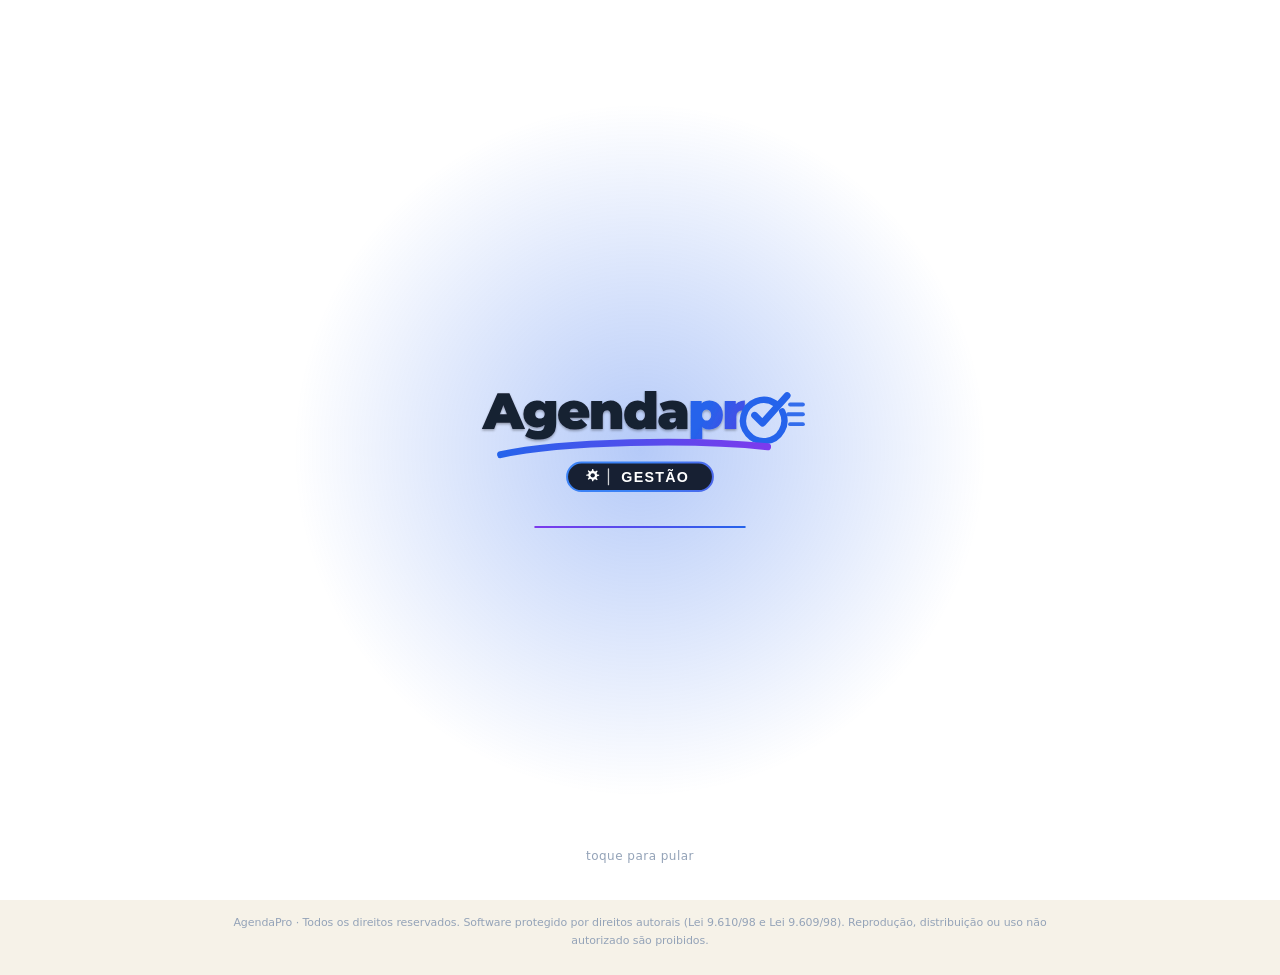
<file: index.html>
<!DOCTYPE html>
<html lang="pt-BR">
<head>
<meta charset="UTF-8" />
<meta name="viewport" content="width=device-width, initial-scale=1" />
<title>AgendaPro</title>
<meta name="theme-color" content="#FFFFFF" />
<link rel="manifest" href="manifest.webmanifest" />
<link rel="icon" type="image/png" href="icones/icone-192.png" />
<link rel="apple-touch-icon" href="icones/apple-touch-icon.png" />
<!-- A raiz só encaminha para o app. Mesmo arranjo do AdminPro: quem digita o
     domínio cai direto na agenda, sem página intermediária. O <meta refresh>
     fica como rede para navegador com JavaScript desligado. -->
<meta http-equiv="refresh" content="0; url=entrar.html" />
<script>
/* ── O LINK DO E-MAIL PODE CAIR AQUI, E O TOKEN NÃO PODE MORRER NO CAMINHO ──
   O Supabase só respeita o `redirect_to` que a gente manda se ele estiver na
   lista de Redirect URLs do projeto. Fora dela — e por descuido ela fica
   fora — ele devolve a pessoa para o "Site URL", que costuma ser a raiz do
   site. Ou seja: aqui.

   E aqui o `location.replace('entrar.html')` jogava o #fragmento FORA. Com
   ele ia embora o token de recuperação, que É a prova de identidade de quem
   esqueceu a senha. A pessoa clicava no link, via a tela de login pedindo a
   senha que ela não lembra, e concluía que o sistema está quebrado.

   Então o fragmento viaja junto, e cada tipo vai para o seu lugar:
   recuperação para trocar a senha, o resto para entrar. Assim o caminho
   funciona mesmo com a lista de Redirect URLs mal configurada — desde que o
   Site URL aponte para o site. */
(function(){
  var h = location.hash || '';
  var destino = 'entrar.html';
  if(h.length > 1){
    var f = new URLSearchParams(h.slice(1));
    if(f.get('type') === 'recovery' || f.get('access_token') || f.get('error')){
      if(f.get('type') === 'recovery') destino = 'nova-senha.html';
      destino += h;
    }
  }
  location.replace(destino);
})();
</script>
<style>
  body{
    margin:0;height:100vh;display:grid;place-items:center;
    font:15px system-ui,-apple-system,"Segoe UI",Roboto,sans-serif;
    background:#F7F6F4;color:#5B574F;
  }
  a{color:#1D4ED8;font-weight:600}

.rodape-legal{
  max-width:900px;margin:0 auto;padding:14px 16px 26px;
  font-size:11px;line-height:1.6;color:var(--txt3,#8a8a8a);text-align:center;
}
</style>
</head>
<body>
  <p>Abrindo o AgendaPro… <a href="entrar.html">entrar agora</a></p>
<p class="rodape-legal">AgendaPro · Todos os direitos reservados. Software protegido por direitos autorais (Lei 9.610/98 e Lei 9.609/98). Reprodução, distribuição ou uso não autorizado são proibidos.</p>
</body>
</html>
</file>
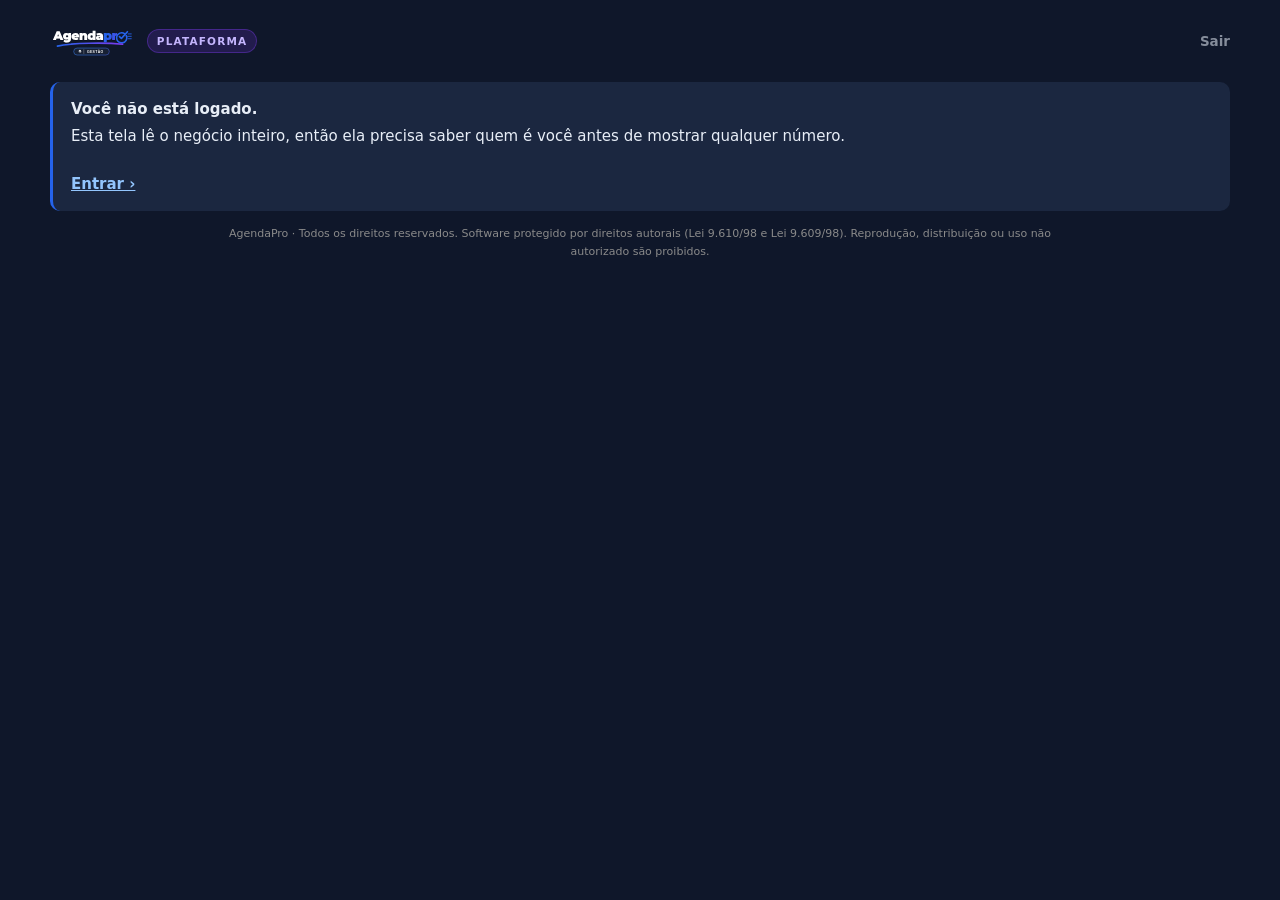
<file: admin.html>
<!DOCTYPE html>
<html lang="pt-BR">
<head>
<meta charset="UTF-8" />
<!-- NAO ABRE DENTRO DE OUTRO SITE (auditoria de seguranca). Sem isto, um site
     qualquer punha esta tela num quadro invisivel e fazia a dona clicar sem
     saber (clickjacking). O GitHub Pages nao deixa mandar o cabecalho que
     barra isso, entao a pagina se recusa sozinha: some e abre no lugar
     certo. O link da cliente (agendar.html) fica de fora de proposito: o
     salao pode querer o agendamento dentro do proprio site. -->
<script>if(window.top!==window.self){document.documentElement.style.display='none';try{window.top.location.replace(window.location.href);}catch(e){}}</script>
<meta name="viewport" content="width=device-width, initial-scale=1, viewport-fit=cover" />
<title>Plataforma — AgendaPro</title>
<meta name="robots" content="noindex, nofollow" />
<meta name="theme-color" content="#0F172A" />
<link rel="icon" type="image/png" href="icones/icone-192.png" />
<style>
/* ===========================================================================
   AgendaPro — o painel de quem é dono da plataforma
   ---------------------------------------------------------------------------
   Esta tela não é o sistema do salão: é o negócio olhando para si mesmo.
   Quem abre vê quantos salões existem, quanto entra por mês, quem está
   testando e quem some semana que vem.

   Escura de propósito, e diferente das outras. Não é enfeite: é para você
   saber, num relance, que a conta logada aqui é a que enxerga TODOS os
   salões. Tela que parece com a do salão convida a esquecer disso.

   Ela não decide nada sobre permissão. Quem decide é o `is_super()` no banco,
   na primeira linha de cada função. Se você abrir esta página com uma conta
   comum, ela carrega e o banco recusa — que é a ordem certa: a tela é
   conveniência, a tranca é do banco.
   =========================================================================== */
*{box-sizing:border-box;margin:0;padding:0;-webkit-tap-highlight-color:transparent}
button,input,select{font:inherit;color:inherit}
button{cursor:pointer;border:none;background:none}
body{
  font:15px/1.55 "Segoe UI",system-ui,-apple-system,Roboto,sans-serif;
  background:#0F172A;color:#E8EEF7;
  padding:26px 20px calc(60px + env(safe-area-inset-bottom));
}
.folha{max-width:1180px;margin:0 auto}

.topo{display:flex;align-items:center;gap:14px;margin-bottom:6px;flex-wrap:wrap}
.topo img{height:30px;width:auto}
.selo{
  font-size:10.5px;font-weight:700;letter-spacing:.11em;padding:3px 9px;
  border-radius:99px;background:rgba(124,58,237,.18);color:#C4B5FD;
  border:1px solid rgba(124,58,237,.38);
}
.sair{margin-left:auto;color:rgba(232,238,247,.55);font-size:13.5px;font-weight:550}
.sair:hover{color:#E8EEF7}
.subtopo{color:rgba(237,244,243,.5);font-size:14px;margin-bottom:26px}

/* ── Os números do topo ─────────────────────────────────────────────────── */
.placar{
  display:grid;gap:11px;margin-bottom:26px;
  grid-template-columns:repeat(auto-fit,minmax(158px,1fr));
}
.cartao{
  background:#1B2740;border:1px solid rgba(37,99,235,.15);
  border-radius:11px;padding:15px 16px;
}
.cartao .rot{
  font-size:11.5px;font-weight:600;letter-spacing:.05em;text-transform:uppercase;
  color:rgba(237,244,243,.42);margin-bottom:5px;
}
.cartao .val{font-size:27px;font-weight:640;letter-spacing:-.03em;line-height:1.15}
.cartao .pe{font-size:12px;color:rgba(237,244,243,.42);margin-top:3px}
.cartao.dinheiro{border-color:rgba(74,222,128,.26);background:rgba(74,222,128,.05)}
.cartao.dinheiro .val{color:#4ADE80}
.cartao.alerta{border-color:rgba(251,113,133,.3);background:rgba(251,113,133,.06)}
.cartao.alerta .val{color:#FB7185}

h2{
  font-size:12px;font-weight:700;letter-spacing:.09em;text-transform:uppercase;
  color:rgba(237,244,243,.42);margin:30px 0 11px;
}

/* ── Quem precisa de telefonema ─────────────────────────────────────────── */
.ligar{
  display:flex;gap:12px;align-items:center;flex-wrap:wrap;
  background:rgba(251,113,133,.07);border:1px solid rgba(251,113,133,.24);
  border-left:3px solid #FB7185;border-radius:9px;padding:13px 15px;margin-bottom:7px;
}
.ligar .quem{font-weight:600}
.ligar .qdo{color:#FB7185;font-size:13px;font-weight:600}
.ligar .uso{color:rgba(237,244,243,.5);font-size:13px}
.ligar a{
  margin-left:auto;color:#4ADE80;font-weight:600;font-size:13.5px;
  text-decoration:none;white-space:nowrap;
}
.ligar a:hover{text-decoration:underline}

/* ── A lista ────────────────────────────────────────────────────────────── */
.rolo{overflow-x:auto;border-radius:11px;border:1px solid rgba(37,99,235,.15)}
table{width:100%;border-collapse:collapse;background:#1B2740;font-size:14px}
th{
  text-align:left;font-size:11px;font-weight:700;letter-spacing:.07em;
  text-transform:uppercase;color:rgba(237,244,243,.4);
  padding:11px 13px;border-bottom:1px solid rgba(37,99,235,.15);white-space:nowrap;
}
td{padding:11px 13px;border-bottom:1px solid rgba(37,99,235,.08);vertical-align:middle}
tr:last-child td{border-bottom:none}
tr:hover td{background:rgba(37,99,235,.05)}
td .nome{font-weight:600}
td .slug{font-size:12px;color:rgba(237,244,243,.38);font-family:ui-monospace,monospace}
.etq{
  display:inline-block;font-size:11.5px;font-weight:600;padding:2px 9px;
  border-radius:99px;white-space:nowrap;
}
.etq.pago{background:rgba(74,222,128,.14);color:#4ADE80}
.etq.teste{background:rgba(251,191,36,.14);color:#FBBF24}
.etq.gratis{background:rgba(237,244,243,.08);color:rgba(232,238,247,.55)}
.etq.ruim{background:rgba(251,113,133,.14);color:#FB7185}
.num{font-variant-numeric:tabular-nums;white-space:nowrap}
.morto{color:rgba(237,244,243,.34)}
select.plano{
  background:#0F172A;border:1px solid rgba(37,99,235,.26);border-radius:7px;
  padding:6px 9px;font-size:13px;min-width:118px;
}
.acao{
  font-size:12.5px;font-weight:600;padding:6px 11px;border-radius:7px;
  border:1px solid rgba(37,99,235,.26);color:rgba(237,244,243,.72);
}
.acao:hover{border-color:rgba(37,99,235,.5);color:#E8EEF7}
.acao.perigo:hover{border-color:rgba(251,113,133,.55);color:#FB7185}
a.acao{text-decoration:none;display:inline-block}
.acoes{display:flex;gap:6px;flex-wrap:wrap;min-width:220px}
.contato{display:inline-flex;gap:8px;align-items:center;flex-wrap:wrap;font-size:12.5px}
.contato a{color:#4ADE80;font-weight:600;text-decoration:none}
.contato a:hover{text-decoration:underline}

.recado{
  padding:15px 18px;border-radius:10px;background:#1B2740;
  border-left:3px solid #2563EB;line-height:1.6;
}
.recado.erro{border-left-color:#FB7185;background:rgba(251,113,133,.07)}
.recado b{display:block;margin-bottom:3px}
.recado code{
  background:#0F172A;padding:1px 6px;border-radius:4px;font-size:12.5px;
  border:1px solid rgba(37,99,235,.2);
}
.vazio{padding:22px;text-align:center;color:rgba(237,244,243,.42);font-size:14px}
/* ── Os avisos do sino (54_sino.sql) ────────────────────────────────────── */
.aviso-form{display:grid;gap:8px;margin-top:10px}
.aviso-form input,.aviso-form textarea{width:100%;background:#0F172A;border:1px solid rgba(37,99,235,.26);
  border-radius:7px;padding:8px 10px;font:inherit;font-size:14px;color:inherit;resize:vertical}
.aviso-form label input{width:auto;padding:5px 8px}
/* ── Saúde do sistema (40_saude.sql) ────────────────────────────────────── */
.saude-linha{display:flex;gap:11px;align-items:flex-start;padding:9px 0;
  border-top:1px solid rgba(37,99,235,.15)}
.saude-linha:first-of-type{border-top:none}
.saude-linha .etq{min-width:74px;text-align:center;margin-top:2px}
.saude-linha .faz{font-size:13px;color:rgba(237,244,243,.6);margin-top:2px}
.saude-pe{font-size:12.5px;color:rgba(237,244,243,.5);margin-top:10px;line-height:1.7}
/* O endereço do monitor é uma palavra só: sem quebrar, passava da borda do
   cartão no celular. */
.saude-pe code{overflow-wrap:anywhere;word-break:break-all}

@media (max-width:700px){
  body{padding:18px 13px 50px}
  .cartao .val{font-size:23px}
  th,td{padding:9px 10px}
}

.rodape-legal{
  max-width:900px;margin:0 auto;padding:14px 16px 26px;
  font-size:11px;line-height:1.6;color:var(--txt3,#8a8a8a);text-align:center;
}
</style>
</head>
<body>
<div class="folha">

  <div class="topo">
    <img src="icones/logotipo-branco.svg" alt="AgendaPro">
    <span class="selo">PLATAFORMA</span>
    <button class="sair" onclick="sair()">Sair</button>
  </div>
  <p class="subtopo" id="subtopo">Carregando…</p>

  <div id="corpo"></div>
</div>

<script src="config.js"></script>
<script src="dados.js"></script>
<script>
'use strict';

let painel = null;
let painelSaude = null;

const real = v => (Number(v) || 0)
  .toLocaleString('pt-BR', { style:'currency', currency:'BRL', maximumFractionDigits:0 });
// Com os centavos: o preço de um módulo (R$ 49,90) não se arredonda.
const centavos = v => (Number(v) || 0)
  .toLocaleString('pt-BR', { style:'currency', currency:'BRL' });
const escapar = t => String(t == null ? '' : t)
  .replace(/[&<>"]/g, c => ({'&':'&amp;','<':'&lt;','>':'&gt;','"':'&quot;'}[c]));

function data(d){
  if(!d) return '—';
  return new Date(d).toLocaleDateString('pt-BR', { day:'2-digit', month:'2-digit', year:'2-digit' });
}

// "há 3 dias" diz mais que uma data quando a pergunta é "este salão está
// vivo?". Data exige que você faça a conta de cabeça; isto já responde.
function desde(d){
  if(!d) return 'nunca usou';
  const dias = Math.floor((Date.now() - new Date(d)) / 864e5);
  if(dias <= 0) return 'hoje';
  if(dias === 1) return 'ontem';
  if(dias < 30) return 'há ' + dias + ' dias';
  if(dias < 60) return 'há 1 mês';
  return 'há ' + Math.floor(dias / 30) + ' meses';
}

function zap(numero){
  const so = String(numero || '').replace(/\D/g, '');
  return so.length >= 10 ? 'https://wa.me/' + (so.length <= 11 ? '55' + so : so) : null;
}

/* ── Carregar ─────────────────────────────────────────────────────────────
   Quem barra não é esta tela: é o `is_super()` na primeira linha da função no
   banco. Aqui só se traduz a recusa para uma frase que diga o que fazer.
   ──────────────────────────────────────────────────────────────────────── */
async function carregar(){
  const corpo = document.getElementById('corpo');
  /* ── TRÊS RECUSAS DIFERENTES, TRÊS FRASES DIFERENTES ────────────────────
     A primeira versão tinha duas: "não é da plataforma" e "não consegui
     carregar". Quem abrisse esta tela SEM TER FEITO LOGIN caía na primeira —
     e lia que a conta dele não era da plataforma, quando conta nenhuma
     estava em jogo. A pessoa vai conferir o super_admin, que está certo, e
     perde a tarde.

     Sem sessão, `Dados.chamar` vai como anônimo, o banco levanta
     `insufficient_privilege`, e a mensagem é idêntica à de uma conta comum.
     Só a TELA sabe distinguir — e por isso é ela que precisa perguntar
     primeiro se há alguém logado. */
  const temSessao = !!(Dados.sessaoAtual && Dados.sessaoAtual());
  if(!temSessao){
    document.getElementById('subtopo').textContent = '';
    corpo.innerHTML = `<div class="recado"><b>Você não está logado.</b>
      Esta tela lê o negócio inteiro, então ela precisa saber quem é você
      antes de mostrar qualquer número.<br><br>
      <a href="entrar.html" style="color:var(--az-claro,#93C5FD);font-weight:600">
      Entrar &rsaquo;</a></div>`;
    return;
  }

  try{
    // Os acessos de suporte vêm junto, mas não podem derrubar o painel: banco
    // sem o 38_suporte.sql instalado responde que a função não existe.
    const [p, acessos, ajustes, adicionais, avisos] = await Promise.all([
      Dados.chamar('painel_plataforma'),
      Dados.chamar('acessos_de_suporte', { p_limite: 30 })
        .catch(e => { console.info('[plataforma] acessos de suporte:', e.message); return null; }),
      Dados.chamar('ajustes_da_plataforma')
        .catch(e => { console.info('[plataforma] ajustes:', e.message); return null; }),
      // Os módulos adicionais (46_adicionais). Banco sem ele: a seção não aparece.
      Dados.chamar('adicionais_da_plataforma')
        .catch(e => { console.info('[plataforma] adicionais:', e.message); return null; }),
      // Os avisos do sino (54_sino). Banco sem ele: a seção não aparece.
      Dados.chamar('avisos_plataforma_admin')
        .catch(e => { console.info('[plataforma] avisos:', e.message); return null; }),
    ]);
    /* O check-up vem à parte e não derruba o painel: banco sem o 40_saude.sql
       responde que a função não existe, e a tela diz isso no lugar dele. */
    painelSaude = await Dados.chamar('saude_plataforma')
      .then(x => Array.isArray(x) ? x[0] : x)
      .catch(e => { console.info('[plataforma] saúde:', e.message); return { erro: e.message }; });
    painel = Array.isArray(p) ? p[0] : p;
    painel.acessos = Array.isArray(acessos) ? acessos : null;
    painel.ajustes = (Array.isArray(ajustes) ? ajustes[0] : ajustes) || null;
    painel.adicionais = (Array.isArray(adicionais) ? adicionais[0] : adicionais) || null;
    painel.avisos = Array.isArray(avisos) ? avisos : null;
    desenhar();
  }catch(e){
    console.error('[plataforma]', e);
    document.getElementById('subtopo').textContent = '';
    const negado = /privilege|permiss|plataforma abre/i.test(e.message || '');
    corpo.innerHTML = negado
      ? `<div class="recado erro"><b>Esta conta não é da plataforma.</b>
         Você está logado, mas esta conta não tem <code>super_admin</code>.
         O banco recusou, que é o certo — quem decide isso é o
         <code>is_super()</code>, não esta tela.<br><br>
         Para promover uma conta, rode <code>tests/promover_admin.sql</code> no
         SQL Editor do Supabase. Não existe botão para isso, de propósito:
         uma conta da plataforma lê a clientela de todos os salões, então a
         única porta é o painel do Supabase.</div>`
      : `<div class="recado erro"><b>Não consegui carregar o painel.</b>
         ${escapar(e.message)}</div>`;
  }
}

function desenhar(){
  const r = painel.resumo || {};
  const saloes = painel.saloes || [];
  const vencendo = painel.vencendo || [];

  document.getElementById('subtopo').textContent =
    saloes.length + (saloes.length === 1 ? ' salão cadastrado' : ' salões cadastrados');

  let h = `
  <div class="placar">
    <div class="cartao dinheiro">
      <div class="rot">Receita do mês</div>
      <div class="val">${real(r.mrr)}</div>
      <div class="pe">${r.pagantes || 0} pagando</div>
    </div>
    <div class="cartao">
      <div class="rot">Salões ativos</div>
      <div class="val">${r.saloes || 0}</div>
      <div class="pe">${r.suspensos || 0} suspenso(s)</div>
    </div>
    <div class="cartao">
      <div class="rot">Em teste</div>
      <div class="val">${r.em_teste || 0}</div>
      <div class="pe">viram receita ou somem</div>
    </div>
    <div class="cartao">
      <div class="rot">No gratuito</div>
      <div class="val">${r.no_gratuito || 0}</div>
      <div class="pe">crescem e viram plano</div>
    </div>
    ${(r.inadimplentes || 0) > 0 ? `
    <div class="cartao alerta">
      <div class="rot">Inadimplentes</div>
      <div class="val">${r.inadimplentes}</div>
      <div class="pe">cobrar ou suspender</div>
    </div>` : ''}
  </div>`;

  h += blocoSaude();

  // O teste que vence é a única hora em que uma ligação muda o resultado.
  // Depois de vencido, já virou "aquele sistema que eu testei uma vez".
  if(vencendo.length){
    h += `<h2>Ligar esta semana · o teste vence</h2>`;
    h += vencendo.map(v => {
      const w = zap(v.whatsapp);
      const faltam = Number(v.faltam);
      return `<div class="ligar">
        <span class="quem">${escapar(v.nome)}</span>
        <span class="qdo">${faltam <= 0 ? 'vence hoje'
                          : faltam === 1 ? 'vence amanhã'
                          : 'faltam ' + faltam + ' dias'}</span>
        <span class="uso">${Number(v.agendamentos) > 0
          ? v.agendamentos + ' agendamento(s) — está usando'
          : 'nunca marcou nada — cadastrou e sumiu'}</span>
        ${w ? `<a href="${w}" target="_blank" rel="noopener">WhatsApp &rsaquo;</a>` : ''}
      </div>`;
    }).join('');
  }

  h += `<h2>Todos os salões</h2>`;
  if(!saloes.length){
    h += `<div class="rolo"><div class="vazio">Nenhum salão cadastrado ainda.</div></div>`;
  } else {
    h += `<div class="rolo"><table>
      <thead><tr>
        <th>Salão</th><th>Plano</th><th>Situação</th>
        <th class="num">Equipe</th><th class="num">Mês</th>
        <th>Último uso</th><th>Origem</th><th></th>
      </tr></thead><tbody>
      ${saloes.map(linhaSalao).join('')}
      </tbody></table></div>`;
  }

  /* A forma de pagamento nas mensagens. Desligada até os quatro modelos
     com valor e pagamento estarem aprovados na Meta (MODELOS.md): ligada antes, a
     confirmação e os avisos iriam para um modelo que não existe e não
     chegariam. */
  if(painel.ajustes){
    const ligado = !!painel.ajustes.mensagensComPagamento;
    h += `<h2>Mensagens do WhatsApp</h2>
      <div class="recado" id="ajustePagamento">
        <b>Valor e forma de pagamento nas mensagens: ${ligado ? 'ligada' : 'desligada'}</b>
        A confirmação e o lembrete da cliente, o aviso à profissional e o lembrete
        para o salão passam a dizer o valor do atendimento e como a cliente vai
        pagar (Pix, cartão, pacote…). Usam os quatro modelos com valor do MODELOS.md (<code>agendapro_confirmacao_valor1</code> e os três <code>*_pagamento</code>):
        ${ligado ? 'desligando, o sistema volta aos modelos de antes na hora.'
                 : 'ligue só depois que os quatro estiverem <b style="display:inline">aprovados</b> na Meta.'}
        <div style="margin-top:10px">
          <button class="acao ${ligado ? 'perigo' : ''}" onclick="ligarPagamentoNasMensagens(${!ligado})">
            ${ligado ? 'Desligar' : 'Ligar a forma de pagamento'}</button>
        </div>
      </div>`;
    /* As duas do pacote (45): a lista de horários e o aviso da última
       sessão. Desligadas até os dois modelos estarem aprovados. */
    const pacote = !!painel.ajustes.mensagensPacote;
    h += `<div class="recado" id="ajustePacote" style="margin-top:12px">
        <b>Mensagens do pacote: ${pacote ? 'ligadas' : 'desligadas'}</b>
        A lista de horários (cada data, a hora e o procedimento, ao montar o
        pacote pago ou ao registrar o pagamento) e o aviso da última sessão
        (seis dias antes dela). Usam os dois modelos do pacote do MODELOS.md
        (<code>agendapro_pacote_agenda</code> e <code>agendapro_pacote_ultima_sessao</code>):
        ${pacote ? 'desligando, o que estava na fila sai na hora.'
                 : 'ligue só depois que os dois estiverem <b style="display:inline">aprovados</b> na Meta. Ligando, os pacotes que já estão na agenda ganham o aviso da última sessão.'}
        <div style="margin-top:10px">
          <button class="acao ${pacote ? 'perigo' : ''}" onclick="ligarMensagensDoPacote(${!pacote})">
            ${pacote ? 'Desligar' : 'Ligar as mensagens do pacote'}</button>
        </div>
      </div>`;
    /* As quatro do Crediário e o remarcado (52): o mesmo cuidado — cada
       grupo liga quando os modelos dele estiverem aprovados. */
    const cred = !!painel.ajustes.mensagensCrediario;
    h += `<div class="recado" id="ajusteCrediarioMsg" style="margin-top:12px">
        <b>Mensagens do Crediário: ${cred ? 'ligadas' : 'desligadas'}</b>
        O resumo da compra, o lembrete dois dias antes, o "vence hoje" e o aviso
        de atraso, com a franquia própria do Crediário. Usam os quatro modelos
        <code>agendapro_crediario_*</code> do MODELOS.md:
        ${cred ? 'desligando, o que estava na fila sai na hora.'
               : 'ligue só depois que os quatro estiverem <b style="display:inline">aprovados</b> na Meta. Ligando, as parcelas em aberto ganham os avisos que ainda vêm.'}
        <div style="margin-top:10px">
          <button class="acao ${cred ? 'perigo' : ''}" onclick="ligarMensagensDoCrediario(${!cred})">
            ${cred ? 'Desligar' : 'Ligar as mensagens do Crediário'}</button>
        </div>
      </div>`;
    const rem = !!painel.ajustes.mensagemRemarcado;
    h += `<div class="recado" id="ajusteRemarcado" style="margin-top:12px">
        <b>Aviso de horário remarcado: ${rem ? 'ligado' : 'desligado'}</b>
        Quando o salão remarca pelo painel, a cliente recebe o horário de antes e o
        novo. Usa o modelo <code>agendapro_remarcado</code> do MODELOS.md:
        ${rem ? 'desligando, o que estava na fila sai na hora.'
              : 'ligue só depois que ele estiver <b style="display:inline">aprovado</b> na Meta.'}
        <div style="margin-top:10px">
          <button class="acao ${rem ? 'perigo' : ''}" onclick="ligarMensagemRemarcado(${!rem})">
            ${rem ? 'Desligar' : 'Ligar o aviso de remarcado'}</button>
        </div>
      </div>`;
  }

  /* Os avisos do sino (54_sino): o que a plataforma escreve aparece no sino
     do painel dos salões — para os donos e gerentes, ou para a equipe toda —
     até a pessoa marcar como lido, ou até o dia de saída. */
  if(painel.avisos){
    const av = painel.avisos;
    h += `<h2>Avisos para os salões</h2>
      <div class="recado" id="ajusteAvisos">
        <b>Escreva um aviso: ele aparece no sino do painel dos salões</b>
        Novidade, manutenção marcada, um recado. Para todos os salões ou só para um
        (a prorrogação da cortesia de um dono, por exemplo). Fica no sino até a pessoa
        marcar como lido, ou até o dia de saída, se tiver.
        <div class="aviso-form">
          <input id="avTitulo" maxlength="120" placeholder="Título (ex.: Manutenção domingo, das 2h às 3h)">
          <textarea id="avTexto" maxlength="2000" rows="3" placeholder="O texto do aviso"></textarea>
          <div style="display:flex;gap:8px;flex-wrap:wrap;align-items:center">
            <select id="avSalao" class="plano" aria-label="Para qual salão">
              <option value="">Todos os salões</option>
              ${(painel.saloes || []).slice().sort((x, y) => String(x.nome).localeCompare(String(y.nome)))
                .map(s => `<option value="${escapar(s.id)}">Só: ${escapar(s.nome)}</option>`).join('')}
            </select>
            <select id="avPara" class="plano">
              <option value="gestao">Para donos e gerentes</option>
              <option value="equipe">Para toda a equipe</option>
            </select>
            <label style="font-size:13px">Sai do ar em <input type="date" id="avAte"></label>
            <button class="acao" id="btPublicarAviso" onclick="publicarAviso()">Publicar o aviso</button>
          </div>
        </div>
        ${av.length ? `<div class="rolo" style="margin-top:12px"><table>
          <thead><tr><th>Aviso</th><th>Salão</th><th>Para</th><th>Publicado</th><th>Situação</th><th class="num">Leram</th><th></th></tr></thead><tbody>
          ${av.map(a => `<tr>
            <td><div class="nome">${escapar(a.titulo)}</div><div class="slug">${escapar(a.texto)}</div></td>
            <td>${a.salaoId ? escapar(a.salao || 'salão') : 'todos'}</td>
            <td>${a.para === 'equipe' ? 'toda a equipe' : 'donos e gerentes'}</td>
            <td class="num">${quando(a.publicadoEm)}</td>
            <td class="${a.noAr ? '' : 'morto'}">${a.noAr ? (a.ate ? 'no ar até ' + data(a.ate) : 'no ar') : 'fora do ar'}</td>
            <td class="num">${Number(a.lidos) || 0}</td>
            <td>${a.noAr ? `<button class="acao perigo" data-id="${escapar(a.id)}"
                  onclick="tirarAvisoDoAr(this.dataset.id)">Tirar do ar</button>` : ''}</td>
          </tr>`).join('')}
          </tbody></table></div>` : ''}
      </div>`;
  }

  /* Os módulos adicionais (o Crediário): quem tem, quanto rende, e a
     cortesia e o preço especial — que mudam também o valor do cartão de quem
     paga no cartão, pela mesma borda `adicional` que o dono usa. */
  if(painel.adicionais){
    const ad = painel.adicionais;
    const linhas = ad.saloes || [];
    const situacao = x => x.cortesia && x.ativo ? 'cortesia'
      : x.status === 'ativo' ? (x.ativo ? 'ativo' : 'ativo · plano não vale')
      : x.status === 'aguardando' ? 'aguardando o pagamento'
      : x.ativo ? 'cancelado · vale até ' + data(x.valeAte) : 'cancelado';
    h += `<h2>Módulos adicionais</h2>
      <div class="recado" id="ajusteAdicionais">
        <b>${linhas.filter(x => x.ativo).length} salão(ões) com módulo ativo · ${centavos(ad.receitaMes)} por mês</b>
        ${(ad.catalogo || []).map(c => escapar(c.nome) + ' ' + centavos(c.preco) + '/mês').join(' · ')}.
        A cortesia vale em qualquer plano e não entra na mensalidade.
        ${linhas.length ? `<div class="rolo" style="margin-top:10px"><table>
          <thead><tr><th>Salão</th><th>Módulo</th><th>Situação</th><th class="num">Preço</th><th></th></tr></thead><tbody>
          ${linhas.map(x => `<tr>
            <td>${escapar(x.salao)}</td><td>${escapar(x.nome)}</td><td>${escapar(situacao(x))}</td>
            <td class="num">${x.cortesia ? '—' : centavos(x.preco)}${x.precoEspecial != null ? ' (especial)' : ''}</td>
            <td><button class="acao" data-salao="${escapar(x.salaoId)}" data-ad="${escapar(x.adicional)}"
                  onclick="mudarAdicional(this.dataset.salao, this.dataset.ad, '${x.cortesia ? 'sem_cortesia' : 'cortesia'}')">
                  ${x.cortesia ? 'Tirar cortesia' : 'Dar cortesia'}</button>
                <button class="acao" data-salao="${escapar(x.salaoId)}" data-ad="${escapar(x.adicional)}"
                  onclick="precoDoAdicional(this.dataset.salao, this.dataset.ad)">Preço especial</button></td>
          </tr>`).join('')}
          </tbody></table></div>` : ''}
        <div style="margin-top:10px;display:flex;gap:8px;flex-wrap:wrap;align-items:center">
          <select id="adSalao">${(painel.saloes || []).map(s =>
            `<option value="${escapar(s.id)}">${escapar(s.nome)}</option>`).join('')}</select>
          <select id="adModulo">${(ad.catalogo || []).map(c =>
            `<option value="${escapar(c.codigo)}">${escapar(c.nome)}</option>`).join('')}</select>
          <button class="acao" onclick="mudarAdicional(document.getElementById('adSalao').value,
            document.getElementById('adModulo').value, 'cortesia')">Dar cortesia</button>
        </div>
      </div>`;
  }

  /* Quem entrou no painel de quem, pelo modo suporte. O dono do salão vê o
     mesmo registro do lado dele; aqui é a plataforma prestando contas a si
     mesma. */
  if(painel.acessos){
    h += `<h2>Acessos de suporte</h2>`;
    h += painel.acessos.length
      ? `<div class="rolo"><table>
          <thead><tr><th>Quando</th><th>Salão</th><th>Quem</th><th>Edição</th>
            <th class="num">Alterações</th><th>Situação</th></tr></thead><tbody>
          ${painel.acessos.map(a => `<tr>
            <td class="num">${quando(a.iniciadoEm)}</td>
            <td><div class="nome">${escapar(a.salao)}</div><div class="slug">${escapar(a.slug)}</div></td>
            <td>${escapar(a.quem)}</td>
            <td class="${a.edicaoDesde ? '' : 'morto'}">${a.edicaoDesde ? 'liberada às ' + hora(a.edicaoDesde) : 'só leitura'}</td>
            <td class="num ${Number(a.alteracoes) ? '' : 'morto'}">${Number(a.alteracoes) || 0}</td>
            <td class="${a.encerradoEm ? 'morto' : ''}">${a.encerradoEm ? 'encerrado' : 'aberto'}</td>
          </tr>`).join('')}
          </tbody></table></div>`
      : `<div class="rolo"><div class="vazio">Nenhum acesso de suporte ainda.</div></div>`;
  }

  document.getElementById('corpo').innerHTML = h;
}

/* ── Saúde do sistema ─────────────────────────────────────────────────────
   O que o 40_saude.sql confere: despertador da fila, função de envio, fila
   atrasada e falhas na Meta — com o que fazer em cada problema. Logo abaixo
   do placar, porque um sistema parado vale mais que qualquer número. */
const ROT_SAUDE = { ok:['ok','pago'], atencao:['atenção','teste'], problema:['problema','ruim'] };
function linhaSaude(i){
  const [rot, etq] = ROT_SAUDE[i.nivel] || ROT_SAUDE.atencao;
  return `<div class="saude-linha">
    <span class="etq ${etq}">${rot}</span>
    <div><b style="display:inline">${escapar(i.titulo)}</b> — ${escapar(i.detalhe)}
      ${i.acao ? `<div class="faz">O que fazer: ${escapar(i.acao)}</div>` : ''}</div>
  </div>`;
}
function blocoSaude(){
  const s = painelSaude;
  if(!s) return '';
  let h = `<h2>Saúde do sistema</h2>`;
  if(s.erro){
    return h + `<div class="recado erro" id="saude"><b>O check-up não está instalado.</b>
      Cole o <code>00_tudo.sql</code> de novo no SQL Editor do Supabase (40_saude).</div>`;
  }
  const n = s.numeros || {};
  const titulo = s.nivel === 'problema' ? 'Problema no sistema'
               : s.nivel === 'atencao'  ? 'Funcionando, com pontos de atenção'
               : 'Tudo funcionando';
  const monitor = ((window.AGENDAPRO || {}).url || '').replace(/\/$/, '') + '/functions/v1/saude';
  h += `<div class="recado ${s.nivel === 'problema' ? 'erro' : ''}" id="saude">
    <b>${titulo}</b>
    ${(s.itens || []).map(linhaSaude).join('')}
    ${(s.negocio || []).length ? `<div style="margin-top:12px;font-weight:600">No negócio</div>
      ${s.negocio.map(linhaSaude).join('')}` : ''}
    <div class="saude-pe">
      ${Number(n.enviadas24h) || 0} mensagem(ns) enviada(s) nas últimas 24h ·
      ${Number(n.falhas24h) || 0} falha(s) · ${Number(n.pendentes) || 0} na fila
      ${n.ultimoEnvio ? '· último envio ' + quando(n.ultimoEnvio) : ''}
      · verificado ${quando(s.verificadoEm)}<br>
      Endereço para o UptimeRobot avisar você: <code>${escapar(monitor)}</code>
    </div>
    <div style="margin-top:10px">
      <button class="acao" onclick="verificarSaude(this)">Verificar de novo</button>
    </div>
  </div>`;
  return h;
}
async function verificarSaude(bt){
  bt.disabled = true;
  try{
    const x = await Dados.chamar('saude_plataforma');
    painelSaude = Array.isArray(x) ? x[0] : x;
    desenhar();
  }catch(e){
    alert('Não consegui verificar agora: ' + e.message);
    bt.disabled = false;
  }
}

const quando = d => d ? new Date(d).toLocaleString('pt-BR',
  { day:'2-digit', month:'2-digit', hour:'2-digit', minute:'2-digit' }) : '—';
const hora = d => d ? new Date(d).toLocaleTimeString('pt-BR', { hour:'2-digit', minute:'2-digit' }) : '—';

/* "teste até 26/08/26" aparecia para teste VENCIDO — o salão já estava no
   Grátis e a etiqueta dizia que ainda testava. A data é do salão (dia, sem
   hora): vale até o fim dela. */
function testeVencido(s){
  if(s.assinatura !== 'trial' || !s.trialAte) return false;
  const hoje = new Date().toLocaleDateString('en-CA');      // AAAA-MM-DD, no fuso daqui
  return String(s.trialAte).slice(0, 10) < hoje;
}

function linhaSalao(s){
  const pago = Number(s.preco) > 0;
  const suspenso = s.status !== 'ativo';
  const vencido = testeVencido(s);
  const emTeste = s.assinatura === 'trial' && !vencido;
  const etq = suspenso ? 'ruim'
            : emTeste ? 'teste'
            : pago ? 'pago' : 'gratis';

  // Equipe acima do limite do plano é dinheiro na mesa: o gatilho já barra
  // novos, mas o número mostra quem está espremido e pronto para subir.
  const noLimite = Number(s.profissionais) >= Number(s.limite);

  const opcoes = (painel.planos || []).map(p =>
    `<option value="${p.codigo}" ${p.codigo === s.plano ? 'selected' : ''}>
       ${escapar(p.nome)}${Number(p.preco) > 0 ? ' · ' + real(p.preco) : ''}
     </option>`).join('');

  return `<tr>
    <td><div class="nome">${escapar(s.nome)}</div>
        <div class="slug">${escapar(s.slug)}</div></td>
    <td><select class="plano" onchange="mudarPlano('${s.id}', this.value, this)">
          ${opcoes}</select></td>
    <td><span class="etq ${etq}">${suspenso ? 'suspenso'
         : emTeste ? 'teste até ' + data(s.trialAte)
         : vencido ? 'teste venceu ' + data(s.trialAte) + ' · ' + escapar(s.planoNome || 'Grátis')
         : pago ? 'pagando' : 'gratuito'}</span></td>
    <td class="num ${noLimite ? '' : 'morto'}">${s.profissionais}/${s.limite}</td>
    <td class="num ${Number(s.agendamentosMes) ? '' : 'morto'}">${s.agendamentosMes}</td>
    <td class="${s.ultimoAgendamento ? '' : 'morto'}">${desde(s.ultimoAgendamento)}</td>
    <td class="${s.origem ? '' : 'morto'}">${escapar(s.origem || '—')}</td>
    <!-- O nome vai num data-*, e não escrito dentro do onclick: o
         JSON.stringify punha o nome entre ASPAS DUPLAS dentro de um atributo
         de aspas duplas, o atributo terminava ali e o botão virava
         "mudarStatus('…', 'suspenso', " — clicar dava erro de sintaxe e não
         suspendia nem religava salão nenhum. Achado pelo caça-bug. -->
    <td><div class="acoes">
      <!-- Abre o painel do salão em modo suporte: só leitura até "Liberar
           edição", e cada acesso fica registrado (38_suporte.sql). -->
      <a class="acao" href="app.html?suporte=${s.id}" target="_blank" rel="noopener">Abrir painel</a>
      <button class="acao" onclick="contatoDoDono('${s.id}', this)">Falar com o dono</button>
      <button class="acao" data-nome="${escapar(s.nome)}"
          onclick="estenderTeste('${s.id}', this.dataset.nome)">Estender teste</button>
      <button class="acao ${suspenso ? '' : 'perigo'}" data-nome="${escapar(s.nome)}"
          onclick="mudarStatus('${s.id}', '${suspenso ? 'ativo' : 'suspenso'}', this.dataset.nome)">
          ${suspenso ? 'Religar' : 'Suspender'}</button>
    </div></td>
  </tr>`;
}

/* ── Falar com o dono ─────────────────────────────────────────────────────
   O WhatsApp do salão muitas vezes é o da recepção. Este é o de quem é DONO,
   perguntado ao banco só na hora (o painel não baixa o telefone de todo
   mundo). Vira link no lugar do botão: abrir janela depois de esperar o
   banco é o que o navegador bloqueia como pop-up. */
async function contatoDoDono(salaoId, bt){
  bt.disabled = true;
  try{
    const r = await Dados.chamar('contato_do_dono', { p_salao: salaoId });
    const donos = Array.isArray(r) ? r : [];
    if(!donos.length){ bt.textContent = 'sem dono ativo'; return; }
    const links = donos.map(d => {
      const w = zap(d.telefone);
      return `<span class="contato"><b>${escapar(d.nome)}</b>
        ${w ? `<a href="${w}" target="_blank" rel="noopener">WhatsApp</a>` : ''}
        ${d.email ? `<a href="mailto:${encodeURIComponent(d.email)}">${escapar(d.email)}</a>` : ''}
        ${!w && !d.email ? '<span class="morto">sem contato</span>' : ''}</span>`;
    }).join('');
    const caixa = document.createElement('span');
    caixa.innerHTML = links;
    bt.replaceWith(caixa);
  }catch(e){
    console.error('[plataforma] contato do dono:', e);
    alert('Não consegui buscar o contato do dono.\n\n' + e.message);
    bt.disabled = false;
  }
}

/* ── A forma de pagamento nas mensagens ──────────────────────────────────── */
async function ligarPagamentoNasMensagens(ligar){
  if(ligar && !confirm('Os quatro modelos com valor (agendapro_confirmacao_valor1 e os três *_pagamento) já estão APROVADOS na Meta?\n\n'
      + 'Ligado antes da aprovação, a confirmação e os avisos vão para um modelo '
      + 'que não existe e não chegam a ninguém.')) return;
  try{
    const r = await Dados.chamar('definir_mensagens_com_pagamento', { p_ligar: ligar });
    const v = (Array.isArray(r) ? r[0] : r) || {};
    alert((v.ligado ? 'Ligado' : 'Desligado') + '. ' + (Number(v.refeitas) || 0)
        + ' mensagem(ns) que ainda estavam na fila foram refeitas.');
    await carregar();
  }catch(e){
    console.error('[plataforma] pagamento nas mensagens:', e);
    alert('Não consegui mudar.\n\n' + e.message);
  }
}

/* ── As mensagens do pacote ──────────────────────────────────────────────── */
async function ligarMensagensDoPacote(ligar){
  if(ligar && !confirm('Os dois modelos do pacote (agendapro_pacote_agenda e agendapro_pacote_ultima_sessao) já estão APROVADOS na Meta?\n\n'
      + 'Ligado antes da aprovação, as mensagens vão para um modelo '
      + 'que não existe e não chegam a ninguém.')) return;
  try{
    const r = await Dados.chamar('definir_mensagens_do_pacote', { p_ligar: ligar });
    const v = (Array.isArray(r) ? r[0] : r) || {};
    alert(v.ligado
      ? 'Ligadas. ' + (Number(v.pacotes) || 0) + ' pacote(s) com sessão marcada foram conferidos.'
      : 'Desligadas. O que estava na fila saiu.');
    await carregar();
  }catch(e){
    console.error('[plataforma] mensagens do pacote:', e);
    alert('Não consegui mudar.\n\n' + e.message);
  }
}

/* ── As mensagens do Crediário e o remarcado (52) ─────────────────────────── */
async function ligarMensagensDoCrediario(ligar){
  if(ligar && !confirm('Os quatro modelos do Crediário (agendapro_crediario_compra, _lembrete, _vence_hoje e _atraso) já estão APROVADOS na Meta?\n\n'
      + 'Ligado antes da aprovação, as mensagens vão para um modelo '
      + 'que não existe e não chegam a ninguém.')) return;
  try{
    const r = await Dados.chamar('definir_mensagens_do_crediario', { p_ligar: ligar });
    const v = (Array.isArray(r) ? r[0] : r) || {};
    alert(v.ligado
      ? 'Ligadas. ' + (Number(v.vendas) || 0) + ' venda(s) com parcela em aberto foram conferidas.'
      : 'Desligadas. O que estava na fila saiu.');
    await carregar();
  }catch(e){
    console.error('[plataforma] mensagens do crediário:', e);
    alert('Não consegui mudar.\n\n' + e.message);
  }
}
async function ligarMensagemRemarcado(ligar){
  if(ligar && !confirm('O modelo agendapro_remarcado já está APROVADO na Meta?\n\n'
      + 'Ligado antes da aprovação, o aviso vai para um modelo '
      + 'que não existe e não chega a ninguém.')) return;
  try{
    const r = await Dados.chamar('definir_mensagem_remarcado', { p_ligar: ligar });
    const v = (Array.isArray(r) ? r[0] : r) || {};
    alert(v.ligado ? 'Ligado.' : 'Desligado. O que estava na fila saiu.');
    await carregar();
  }catch(e){
    console.error('[plataforma] aviso de remarcado:', e);
    alert('Não consegui mudar.\n\n' + e.message);
  }
}

/* ── Os avisos do sino ────────────────────────────────────────────────────── */
/* Um aviso por toque: depois do "OK" da pergunta, o segundo toque saía com
   o primeiro ainda andando e o sino recebia o aviso duas vezes. */
let _publicandoAviso = false;
async function publicarAviso(){
  if(_publicandoAviso) return;
  _publicandoAviso = true;
  const bt = document.getElementById('btPublicarAviso');
  if(bt) bt.disabled = true;
  try{ await publicarAvisoAgora(); }
  finally{ _publicandoAviso = false; if(bt) bt.disabled = false; }
}
async function publicarAvisoAgora(){
  const val = id => (document.getElementById(id) || {}).value || '';
  const titulo = val('avTitulo').trim(), texto = val('avTexto').trim();
  const para = val('avPara') || 'gestao', ate = val('avAte') || null, salao = val('avSalao') || null;
  if(titulo.length < 3) return alert('Escreva o título do aviso.');
  if(texto.length < 3) return alert('Escreva o texto do aviso.');
  const nomeDoSalao = salao ? ((painel.saloes || []).find(s => s.id === salao) || {}).nome || 'o salão escolhido' : '';
  if(!confirm('Publicar este aviso para ' + (para === 'equipe' ? 'TODA A EQUIPE' : 'os DONOS E GERENTES')
      + (salao ? ' SÓ do salão ' + nomeDoSalao : ' de TODOS os salões') + '?\n\n' + titulo)) return;
  try{
    await Dados.chamar('publicar_aviso_plataforma', { p_titulo: titulo, p_texto: texto, p_para: para, p_ate: ate,
      p_salao: salao });
    alert(salao ? 'Publicado. Aparece no sino de ' + nomeDoSalao + ' em até um minuto.'
                : 'Publicado. Aparece no sino dos salões em até um minuto.');
    await carregar();
  }catch(e){
    console.error('[plataforma] publicar aviso:', e);
    alert('Não consegui publicar.\n\n' + e.message);
  }
}
async function tirarAvisoDoAr(id){
  if(!confirm('Tirar este aviso do ar? Ele some do sino de todos os salões.')) return;
  try{
    await Dados.chamar('arquivar_aviso_plataforma', { p_aviso: id });
    await carregar();
  }catch(e){
    console.error('[plataforma] tirar aviso:', e);
    alert('Não consegui tirar do ar.\n\n' + e.message);
  }
}

/* ── Os módulos adicionais: cortesia e preço especial ─────────────────────── */
async function mudarAdicional(salaoId, adicional, acao, preco){
  if(!salaoId || !adicional) return;
  const nome = ((painel.saloes || []).find(s => s.id === salaoId) || {}).nome || 'este salão';
  const pergunta = acao === 'cortesia' ? 'Dar o módulo de cortesia para ' + nome + '?\n\nEle passa a valer agora e não entra na mensalidade.'
    : acao === 'sem_cortesia' ? 'Tirar a cortesia de ' + nome + '?\n\nCom a assinatura em dia, o módulo continua e passa a entrar na mensalidade.'
    : null;
  if(pergunta && !confirm(pergunta)) return;
  try{
    await Dados.borda('adicional', { salaoId, adicional, acao, preco: preco === undefined ? null : preco });
    await carregar();
  }catch(e){
    console.error('[plataforma] adicional:', e);
    alert('Não consegui mudar.\n\n' + e.message);
  }
}
async function precoDoAdicional(salaoId, adicional){
  const resp = prompt('Preço especial por mês para este salão (ex.: 29,90). Deixe vazio para voltar ao preço normal.', '');
  if(resp === null) return;
  const txt = resp.trim().replace(/\./g, '').replace(',', '.');
  const preco = txt === '' ? null : Number(txt);
  if(preco !== null && !(preco >= 0)){ alert('Preço inválido.'); return; }
  await mudarAdicional(salaoId, adicional, 'preco', preco);
}

/* ── Estender teste ───────────────────────────────────────────────────────
   O salão volta a ser teste até a data — mesmo que já tenha vencido, e mesmo
   que o WhatsApp dele já tenha usado o teste uma vez (39_teste_unico): a
   exceção é decisão sua, não do cadastro. O banco limita a 90 dias. */
async function estenderTeste(salaoId, nome){
  const resp = prompt('Estender o teste de ' + nome + ' por quantos dias, a partir de hoje?', '7');
  if(resp === null) return;
  const dias = parseInt(resp, 10);
  if(!(dias >= 1 && dias <= 90)){ alert('Escolha de 1 a 90 dias.'); return; }
  const ate = new Date(Date.now() + dias * 864e5).toLocaleDateString('en-CA');
  try{
    await Dados.chamar('estender_teste', { p_salao: salaoId, p_ate: ate });
    await carregar();
  }catch(e){
    console.error('[plataforma] estender teste:', e);
    alert('Não consegui estender o teste.\n\n' + e.message);
  }
}

/* ── Mudar plano ──────────────────────────────────────────────────────────
   O `<select>` volta ao valor antigo se der errado. Sem isso a tela mostra
   uma coisa e o banco guarda outra, e a próxima decisão sai de um número que
   nunca existiu.
   ──────────────────────────────────────────────────────────────────────── */
async function mudarPlano(salaoId, plano, el){
  const antes = (painel.saloes.find(s => s.id === salaoId) || {}).plano;
  if(plano === antes) return;
  el.disabled = true;
  try{
    const r = await Dados.chamar('definir_plano', {
      p_salao: salaoId, p_plano: plano,
      // Gratuito não é assinatura ativa: é a ausência de uma. Marcar 'ativa'
      // com preço zero deixaria uma linha que diz "pagando R$ 0".
      p_status: plano === 'gratuito' ? 'cancelada' : 'ativa',
    });
    const v = Array.isArray(r) ? r[0] : r;
    // O banco pode discordar do que você pediu — plano ativo com data vencida
    // cai para gratuito na hora. Mostrar o EFETIVO evita a surpresa no mês
    // que vem.
    if(v && v.planoEfetivo && v.planoEfetivo !== plano){
      alert('O plano foi gravado como "' + plano + '", mas o que vale hoje é "'
          + v.planoEfetivo + '".\n\nQuase sempre isso quer dizer que a data de '
          + 'vencimento já passou.');
    }
    await carregar();
  }catch(e){
    console.error('[plataforma] mudar plano:', e);
    alert('Não consegui mudar o plano.\n\n' + e.message);
    el.value = antes;
    el.disabled = false;
  }
}

async function mudarStatus(salaoId, novo, nome){
  const suspender = novo === 'suspenso';
  if(suspender && !confirm(
      'Suspender ' + nome + '?\n\n'
    + 'O link de agendamento para de funcionar na hora e o salão some da '
    + 'vitrine. Nada é apagado: religando, a agenda volta inteira.')) return;
  try{
    await Dados.chamar('definir_status_salao', { p_salao: salaoId, p_status: novo });
    await carregar();
  }catch(e){
    console.error('[plataforma] mudar status:', e);
    alert('Não consegui mudar a situação do salão.\n\n' + e.message);
  }
}

async function sair(){
  if(!confirm('Sair da conta da plataforma neste aparelho?')) return;
  // Com `await`: sair da conta mais poderosa do sistema não pode ser uma
  // corrida entre apagar a sessão e trocar de página. Se a navegação vencer,
  // a sessão fica guardada no aparelho de onde você quis sair.
  try{ await Dados.sair(); }catch(e){ console.error('[plataforma] sair:', e); }
  location.href = 'entrar.html';
}

/* ── Partida ─────────────────────────────────────────────────────────────
   Em modo demonstração não há banco, e portanto não há plataforma: os dados
   moram no navegador de quem abriu, e "todos os salões" seria só ele mesmo.
   Dizer isso é melhor que desenhar um painel de mentira.
   ──────────────────────────────────────────────────────────────────────── */
(function(){
  if(!(window.AGENDAPRO && AGENDAPRO.url && AGENDAPRO.chave)){
    document.getElementById('subtopo').textContent = '';
    document.getElementById('corpo').innerHTML =
      `<div class="recado"><b>Esta tela precisa do banco de verdade.</b>
       Em modo demonstração os dados ficam no seu próprio navegador, então
       "todos os salões" seria só você — um painel que não mede nada.<br><br>
       Preencha <code>config.js</code> com a URL do projeto e a chave
       publicável para usar esta tela.</div>`;
    return;
  }
  carregar();
})();
</script>
<p class="rodape-legal">AgendaPro · Todos os direitos reservados. Software protegido por direitos autorais (Lei 9.610/98 e Lei 9.609/98). Reprodução, distribuição ou uso não autorizado são proibidos.</p>
</body>
</html>
</file>
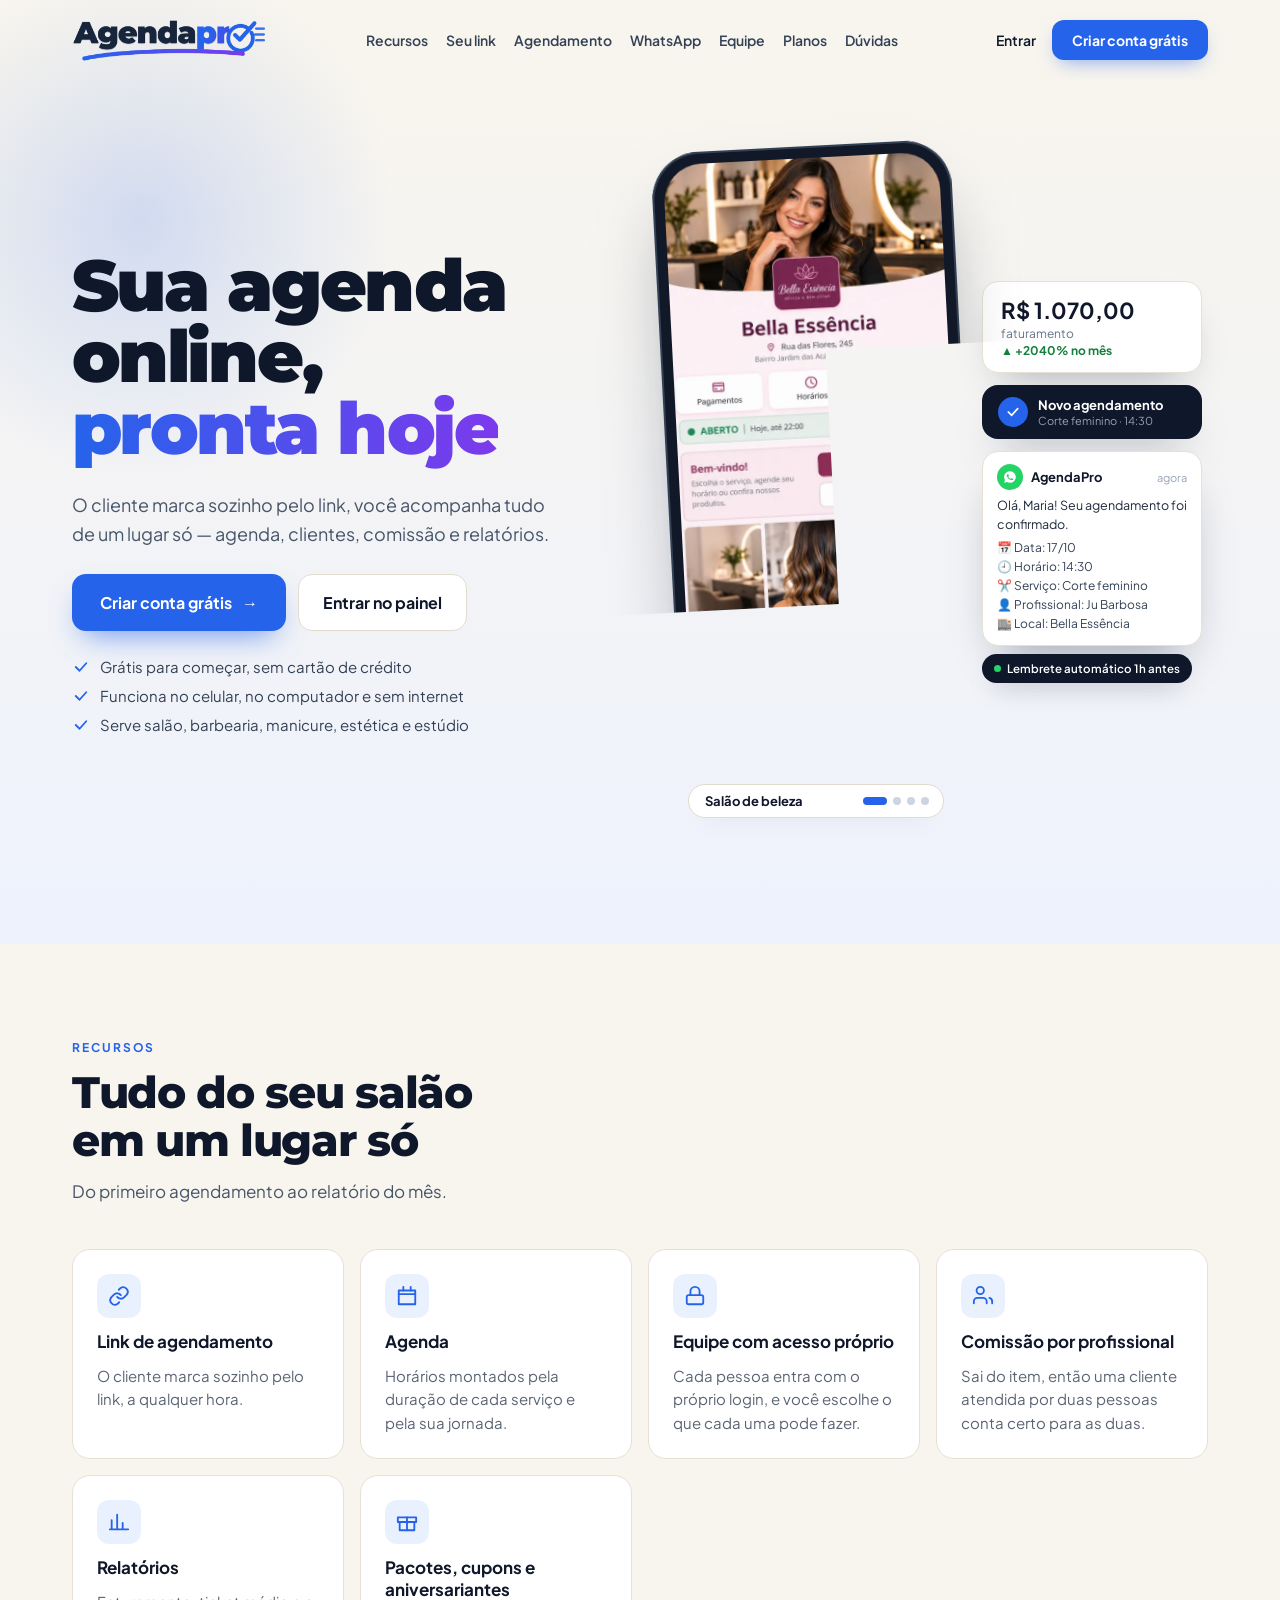
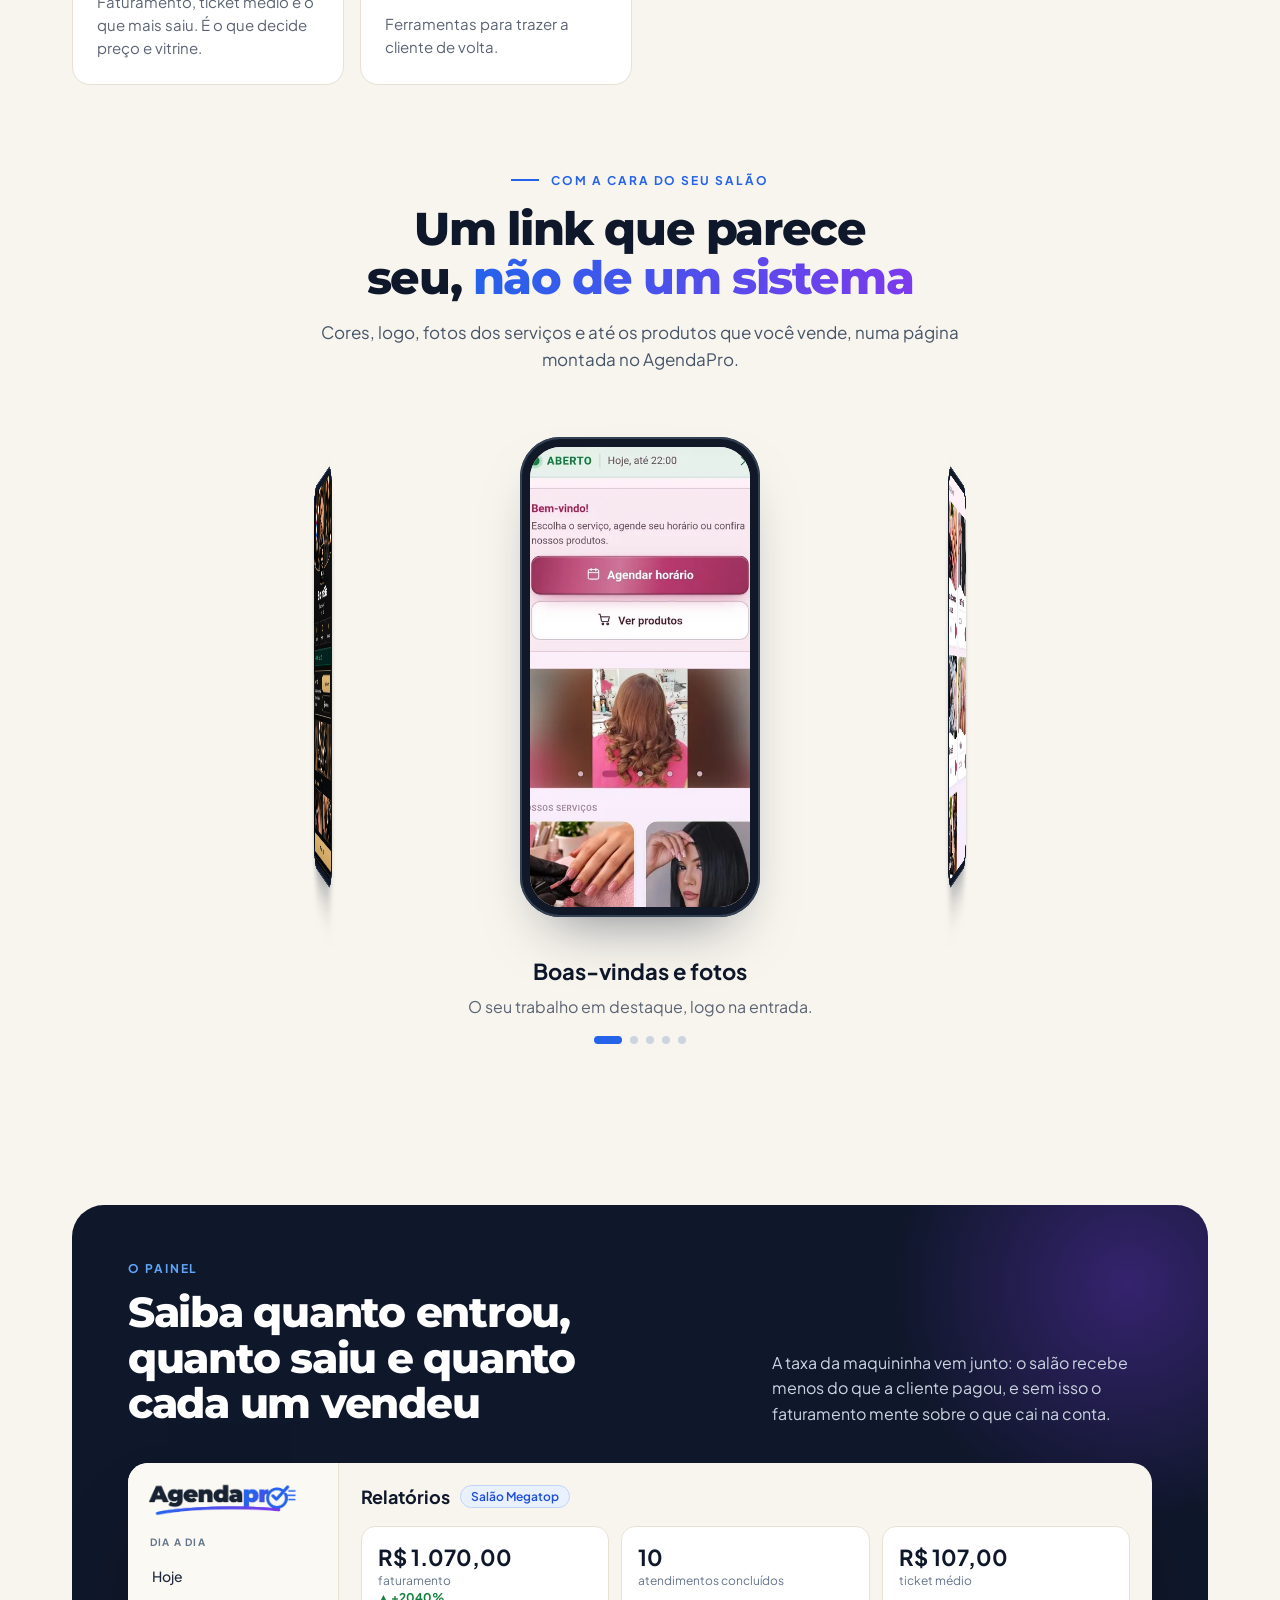
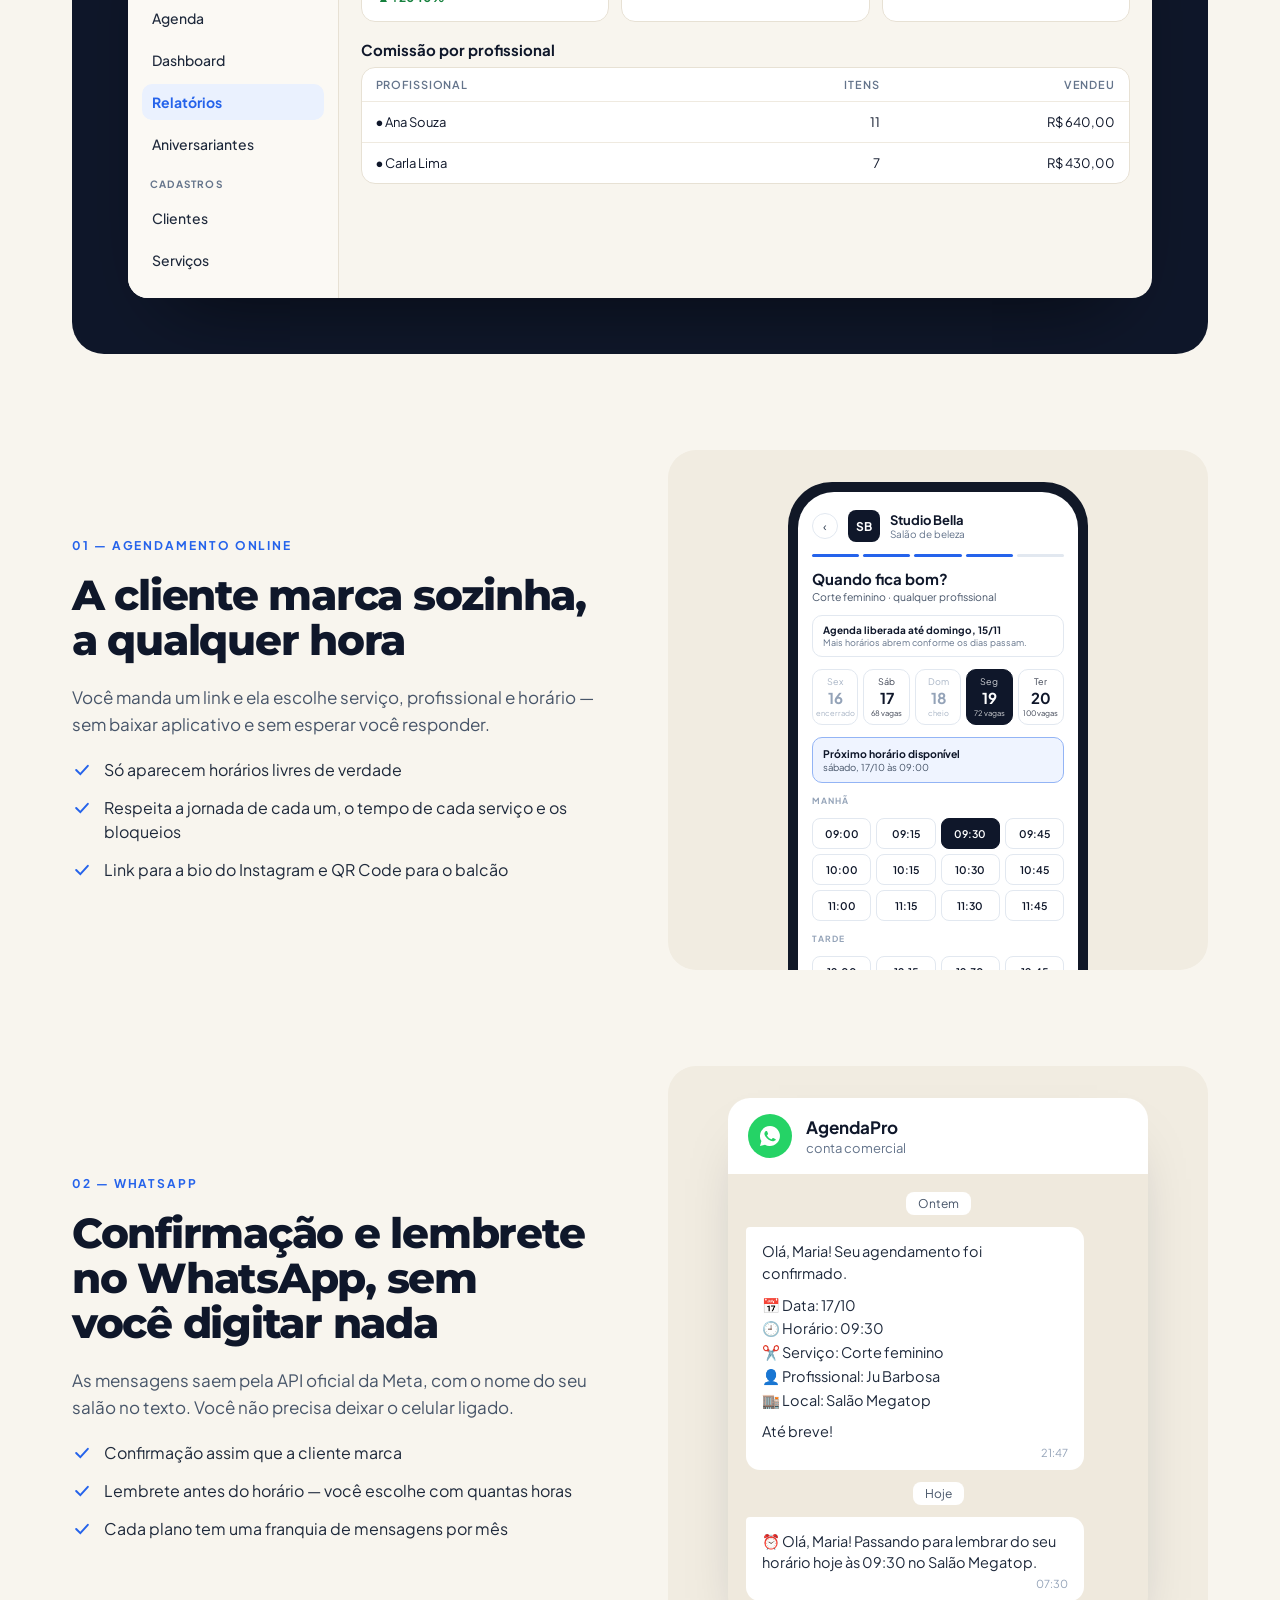
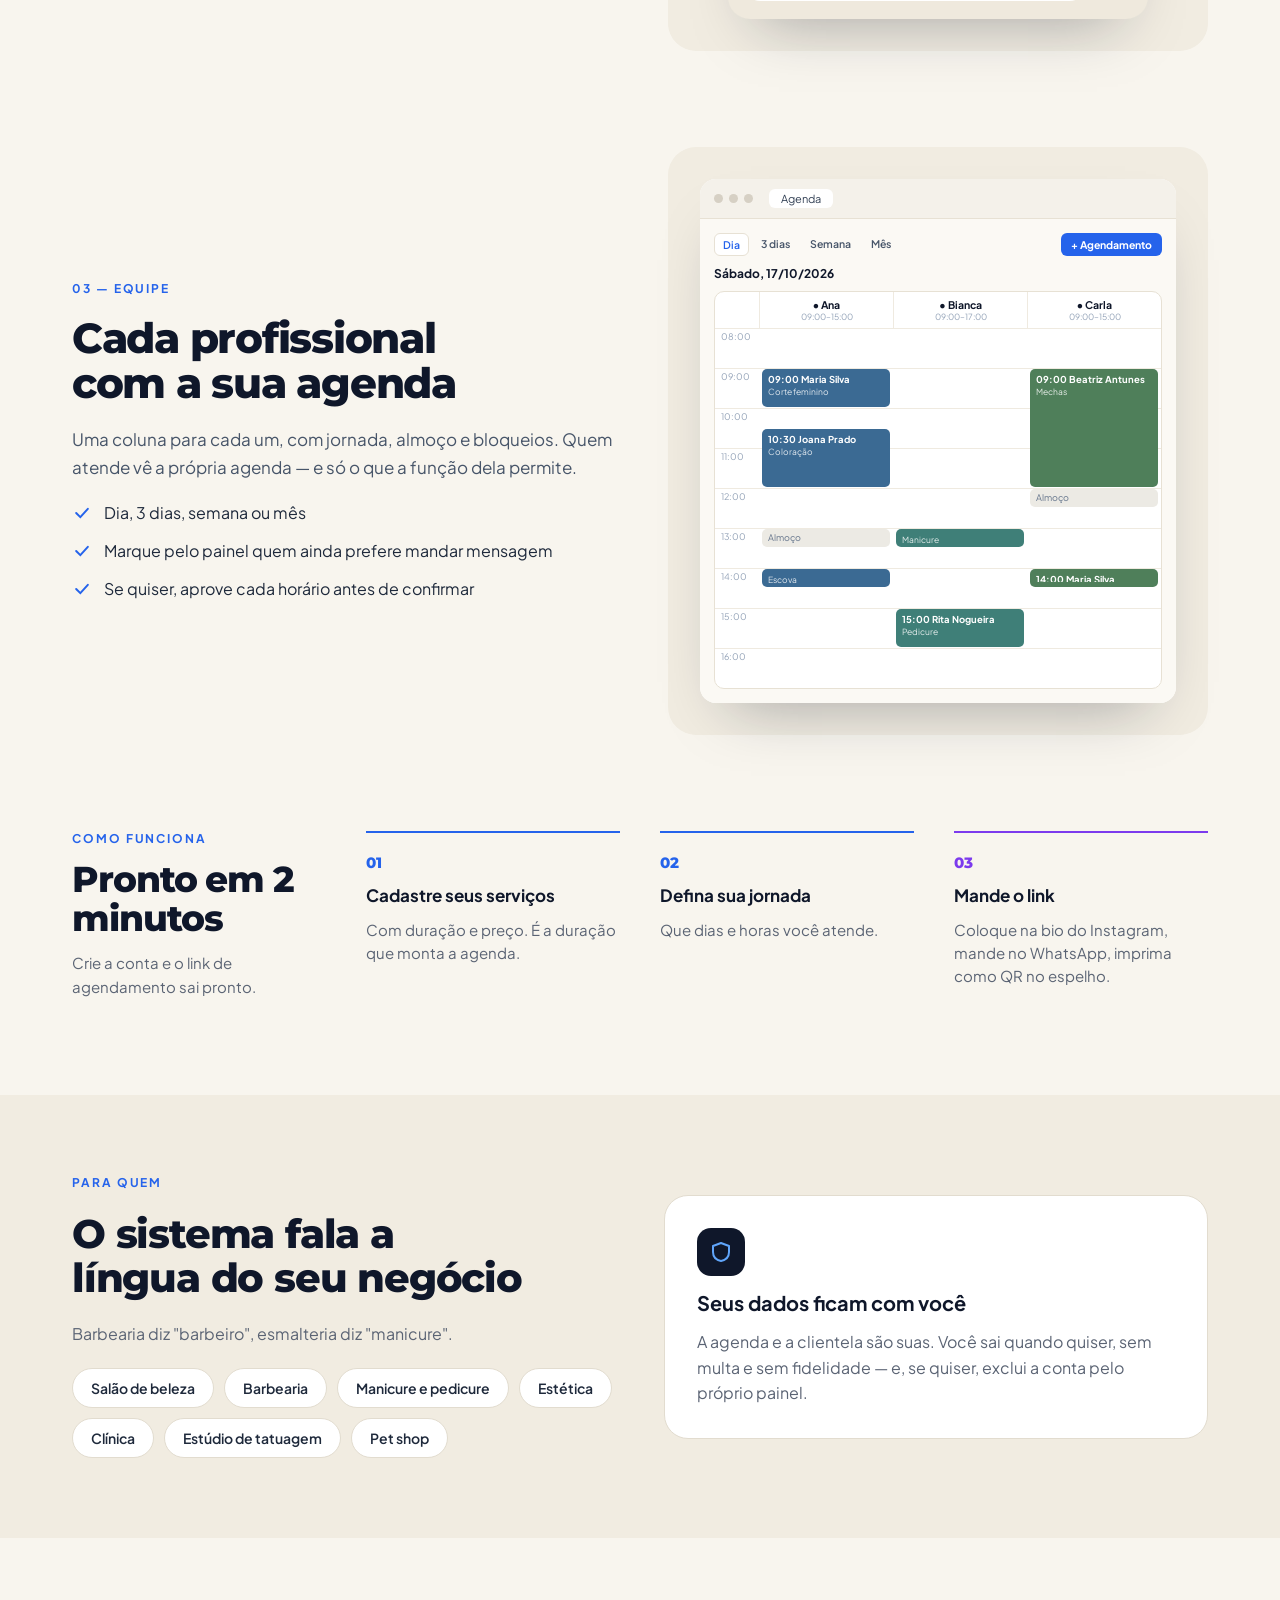
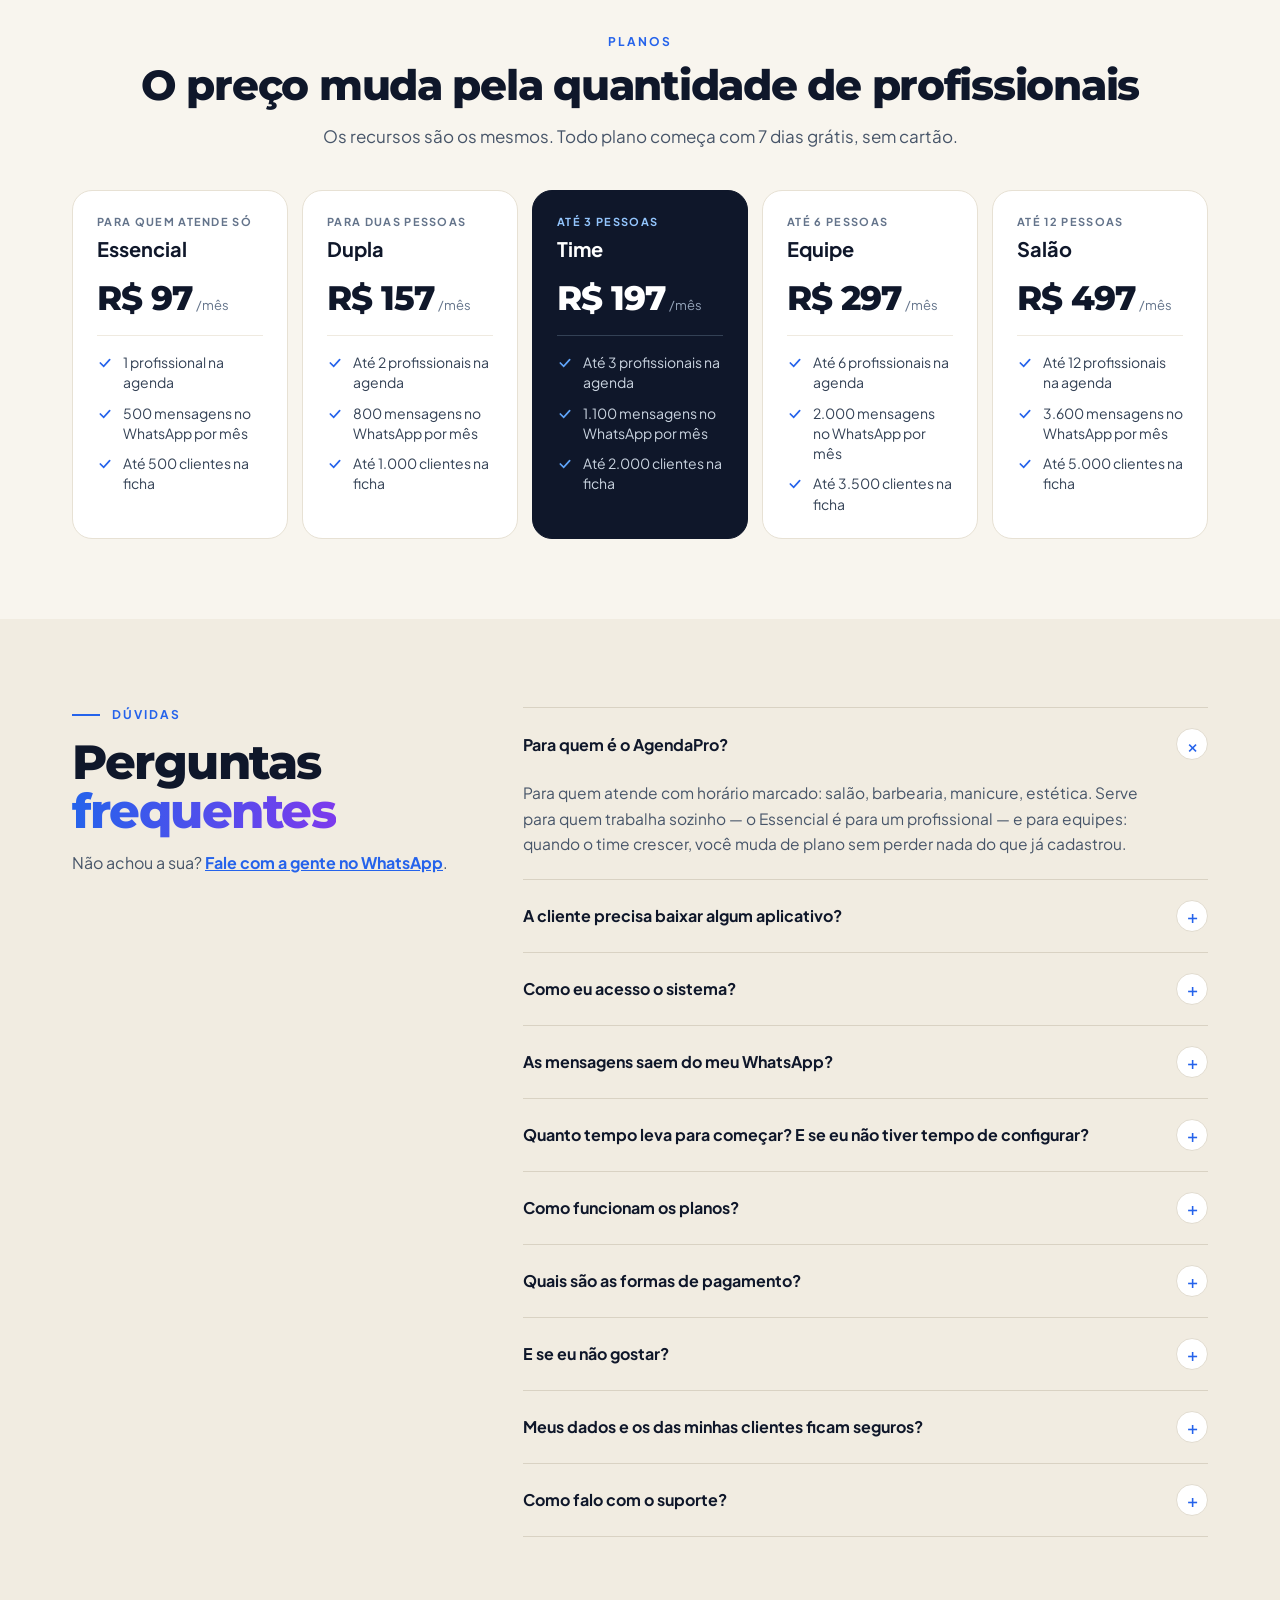
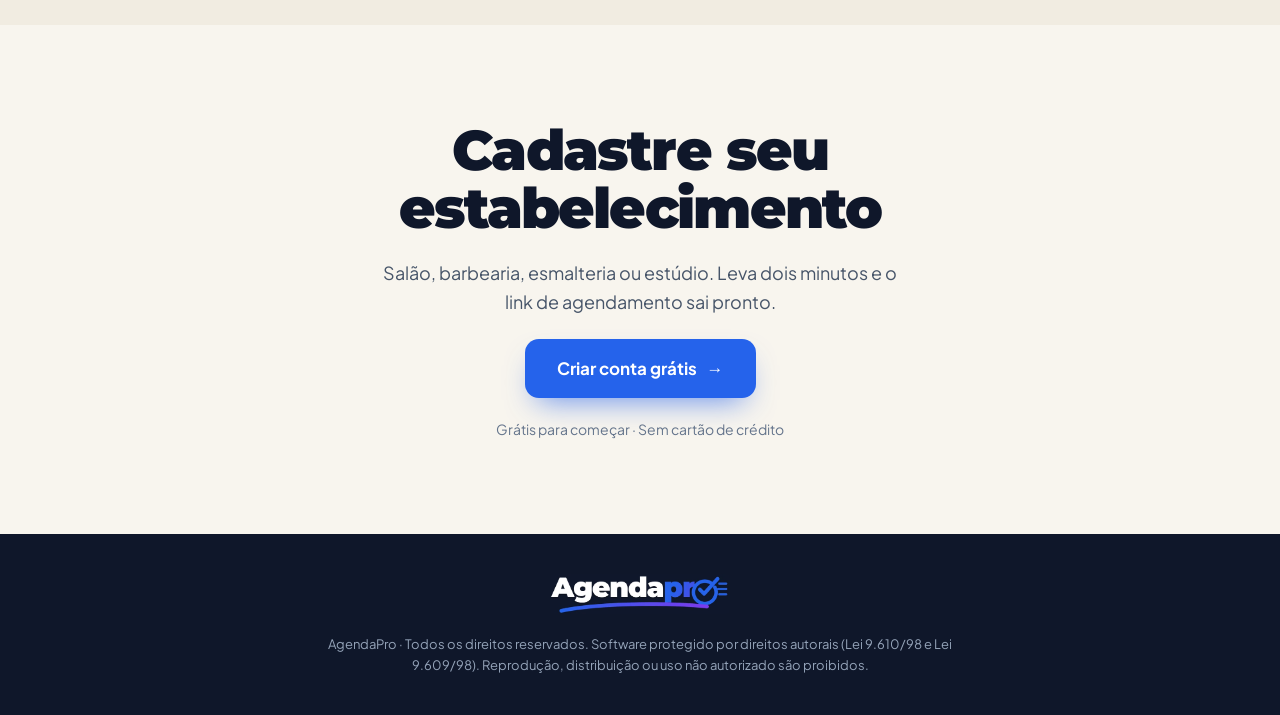
<file: conheca.html>
<!DOCTYPE html>
<html lang="pt-BR">
<head>
<meta charset="utf-8">
<meta name="viewport" content="width=device-width, initial-scale=1">
<title>Agenda online para salão e barbearia | AgendaPro</title>
<meta name="description" content="O cliente marca sozinho pelo seu link e você acompanha agenda, clientes, comissão e relatórios num lugar só. Confirmação e lembrete no WhatsApp. Grátis para começar, sem cartão.">
<link rel="canonical" href="https://www.agendaprogestao.com.br/conheca.html">
<meta name="theme-color" content="#F8F5EE">
<link rel="icon" type="image/png" href="icones/icone-192.png">
<link rel="apple-touch-icon" href="icones/apple-touch-icon.png">
<meta property="og:type" content="website">
<meta property="og:locale" content="pt_BR">
<meta property="og:site_name" content="AgendaPro">
<meta property="og:url" content="https://www.agendaprogestao.com.br/conheca.html">
<meta property="og:title" content="Sua agenda online, pronta hoje — AgendaPro">
<meta property="og:description" content="O cliente marca sozinho pelo link. Você acompanha agenda, clientes, comissão e relatórios num lugar só. Grátis para começar, sem cartão.">
<meta property="og:image" content="https://www.agendaprogestao.com.br/lp/og.jpg">
<meta property="og:image:width" content="1200">
<meta property="og:image:height" content="630">
<meta name="twitter:card" content="summary_large_image">
<link rel="preload" href="lp/nova/fontes/montserrat-latin-a5ec5492.woff2" as="font" type="font/woff2" crossorigin>
<link rel="preload" href="lp/nova/fontes/plus-jakarta-sans-latin-a389d97d.woff2" as="font" type="font/woff2" crossorigin>
<link rel="preload" href="lp/nova/nicho-salao.webp" as="image">
<!--
  ═══════════════════════════════════════════════════════════════════════════
  A PÁGINA DOS ANÚNCIOS — desenho do dono do AgendaPro

  Veio da ferramenta de design como um pacote de 14 MB que se montava no
  navegador (React e o código da ferramenta, imagens PNG embutidas). Aqui ela
  está ESTÁTICA: o mesmo HTML já montado, as imagens em WebP no tamanho em que
  aparecem (lp/nova/), as fontes em arquivo (lp/nova/fontes/) e um script
  pequeno, no fim, para os dois carrosséis, as perguntas e o anúncio nos
  botões. Nenhuma requisição a terceiros.

  O que mudou no conteúdo, e por quê:
    · "Dá para exportar tudo" saiu: o sistema não tem exportação de dados;
    · o "Fale com a gente no WhatsApp" estava com wa.me/ sem número;
    · os botões "Criar conta grátis" levam utm_*, fbclid e gclid ao cadastro.

  A raiz do site continua levando ao login; esta é a porta de quem vem de
  anúncio. Os preços estão escritos no desenho: mudou no banco, mude aqui.
  ═══════════════════════════════════════════════════════════════════════════
-->
<style>
@font-face {
  font-family: 'Montserrat';
  font-style: normal;
  font-weight: 700;
  font-display: swap;
  src: url("lp/nova/fontes/montserrat-latin-ext-a63797c1.woff2") format('woff2');
  unicode-range: U+0100-02BA, U+02BD-02C5, U+02C7-02CC, U+02CE-02D7, U+02DD-02FF, U+0304, U+0308, U+0329, U+1D00-1DBF, U+1E00-1E9F, U+1EF2-1EFF, U+2020, U+20A0-20AB, U+20AD-20C4, U+2113, U+2C60-2C7F, U+A720-A7FF;
}
@font-face {
  font-family: 'Montserrat';
  font-style: normal;
  font-weight: 700;
  font-display: swap;
  src: url("lp/nova/fontes/montserrat-latin-a5ec5492.woff2") format('woff2');
  unicode-range: U+0000-00FF, U+0131, U+0152-0153, U+02BB-02BC, U+02C6, U+02DA, U+02DC, U+0304, U+0308, U+0329, U+2000-206F, U+20AC, U+2122, U+2191, U+2193, U+2212, U+2215, U+FEFF, U+FFFD;
}
@font-face {
  font-family: 'Montserrat';
  font-style: normal;
  font-weight: 800;
  font-display: swap;
  src: url("lp/nova/fontes/montserrat-latin-ext-a63797c1.woff2") format('woff2');
  unicode-range: U+0100-02BA, U+02BD-02C5, U+02C7-02CC, U+02CE-02D7, U+02DD-02FF, U+0304, U+0308, U+0329, U+1D00-1DBF, U+1E00-1E9F, U+1EF2-1EFF, U+2020, U+20A0-20AB, U+20AD-20C4, U+2113, U+2C60-2C7F, U+A720-A7FF;
}
@font-face {
  font-family: 'Montserrat';
  font-style: normal;
  font-weight: 800;
  font-display: swap;
  src: url("lp/nova/fontes/montserrat-latin-a5ec5492.woff2") format('woff2');
  unicode-range: U+0000-00FF, U+0131, U+0152-0153, U+02BB-02BC, U+02C6, U+02DA, U+02DC, U+0304, U+0308, U+0329, U+2000-206F, U+20AC, U+2122, U+2191, U+2193, U+2212, U+2215, U+FEFF, U+FFFD;
}
@font-face {
  font-family: 'Montserrat';
  font-style: normal;
  font-weight: 900;
  font-display: swap;
  src: url("lp/nova/fontes/montserrat-latin-ext-a63797c1.woff2") format('woff2');
  unicode-range: U+0100-02BA, U+02BD-02C5, U+02C7-02CC, U+02CE-02D7, U+02DD-02FF, U+0304, U+0308, U+0329, U+1D00-1DBF, U+1E00-1E9F, U+1EF2-1EFF, U+2020, U+20A0-20AB, U+20AD-20C4, U+2113, U+2C60-2C7F, U+A720-A7FF;
}
@font-face {
  font-family: 'Montserrat';
  font-style: normal;
  font-weight: 900;
  font-display: swap;
  src: url("lp/nova/fontes/montserrat-latin-a5ec5492.woff2") format('woff2');
  unicode-range: U+0000-00FF, U+0131, U+0152-0153, U+02BB-02BC, U+02C6, U+02DA, U+02DC, U+0304, U+0308, U+0329, U+2000-206F, U+20AC, U+2122, U+2191, U+2193, U+2212, U+2215, U+FEFF, U+FFFD;
}
@font-face {
  font-family: 'Plus Jakarta Sans';
  font-style: normal;
  font-weight: 400;
  font-display: swap;
  src: url("lp/nova/fontes/plus-jakarta-sans-latin-ext-42f3e901.woff2") format('woff2');
  unicode-range: U+0100-02BA, U+02BD-02C5, U+02C7-02CC, U+02CE-02D7, U+02DD-02FF, U+0304, U+0308, U+0329, U+1D00-1DBF, U+1E00-1E9F, U+1EF2-1EFF, U+2020, U+20A0-20AB, U+20AD-20C4, U+2113, U+2C60-2C7F, U+A720-A7FF;
}
@font-face {
  font-family: 'Plus Jakarta Sans';
  font-style: normal;
  font-weight: 400;
  font-display: swap;
  src: url("lp/nova/fontes/plus-jakarta-sans-latin-a389d97d.woff2") format('woff2');
  unicode-range: U+0000-00FF, U+0131, U+0152-0153, U+02BB-02BC, U+02C6, U+02DA, U+02DC, U+0304, U+0308, U+0329, U+2000-206F, U+20AC, U+2122, U+2191, U+2193, U+2212, U+2215, U+FEFF, U+FFFD;
}
@font-face {
  font-family: 'Plus Jakarta Sans';
  font-style: normal;
  font-weight: 500;
  font-display: swap;
  src: url("lp/nova/fontes/plus-jakarta-sans-latin-ext-42f3e901.woff2") format('woff2');
  unicode-range: U+0100-02BA, U+02BD-02C5, U+02C7-02CC, U+02CE-02D7, U+02DD-02FF, U+0304, U+0308, U+0329, U+1D00-1DBF, U+1E00-1E9F, U+1EF2-1EFF, U+2020, U+20A0-20AB, U+20AD-20C4, U+2113, U+2C60-2C7F, U+A720-A7FF;
}
@font-face {
  font-family: 'Plus Jakarta Sans';
  font-style: normal;
  font-weight: 500;
  font-display: swap;
  src: url("lp/nova/fontes/plus-jakarta-sans-latin-a389d97d.woff2") format('woff2');
  unicode-range: U+0000-00FF, U+0131, U+0152-0153, U+02BB-02BC, U+02C6, U+02DA, U+02DC, U+0304, U+0308, U+0329, U+2000-206F, U+20AC, U+2122, U+2191, U+2193, U+2212, U+2215, U+FEFF, U+FFFD;
}
@font-face {
  font-family: 'Plus Jakarta Sans';
  font-style: normal;
  font-weight: 600;
  font-display: swap;
  src: url("lp/nova/fontes/plus-jakarta-sans-latin-ext-42f3e901.woff2") format('woff2');
  unicode-range: U+0100-02BA, U+02BD-02C5, U+02C7-02CC, U+02CE-02D7, U+02DD-02FF, U+0304, U+0308, U+0329, U+1D00-1DBF, U+1E00-1E9F, U+1EF2-1EFF, U+2020, U+20A0-20AB, U+20AD-20C4, U+2113, U+2C60-2C7F, U+A720-A7FF;
}
@font-face {
  font-family: 'Plus Jakarta Sans';
  font-style: normal;
  font-weight: 600;
  font-display: swap;
  src: url("lp/nova/fontes/plus-jakarta-sans-latin-a389d97d.woff2") format('woff2');
  unicode-range: U+0000-00FF, U+0131, U+0152-0153, U+02BB-02BC, U+02C6, U+02DA, U+02DC, U+0304, U+0308, U+0329, U+2000-206F, U+20AC, U+2122, U+2191, U+2193, U+2212, U+2215, U+FEFF, U+FFFD;
}
@font-face {
  font-family: 'Plus Jakarta Sans';
  font-style: normal;
  font-weight: 700;
  font-display: swap;
  src: url("lp/nova/fontes/plus-jakarta-sans-latin-ext-42f3e901.woff2") format('woff2');
  unicode-range: U+0100-02BA, U+02BD-02C5, U+02C7-02CC, U+02CE-02D7, U+02DD-02FF, U+0304, U+0308, U+0329, U+1D00-1DBF, U+1E00-1E9F, U+1EF2-1EFF, U+2020, U+20A0-20AB, U+20AD-20C4, U+2113, U+2C60-2C7F, U+A720-A7FF;
}
@font-face {
  font-family: 'Plus Jakarta Sans';
  font-style: normal;
  font-weight: 700;
  font-display: swap;
  src: url("lp/nova/fontes/plus-jakarta-sans-latin-a389d97d.woff2") format('woff2');
  unicode-range: U+0000-00FF, U+0131, U+0152-0153, U+02BB-02BC, U+02C6, U+02DA, U+02DC, U+0304, U+0308, U+0329, U+2000-206F, U+20AC, U+2122, U+2191, U+2193, U+2212, U+2215, U+FEFF, U+FFFD;
}
body{margin:0;background:#F8F5EE;color:#0F172A;font-family:'Plus Jakarta Sans',sans-serif;-webkit-font-smoothing:antialiased}
a{color:#2563EB;text-decoration:none}a:hover{color:#1D4ED8}
*{box-sizing:border-box}
:focus-visible{outline:3px solid #2563EB;outline-offset:3px;border-radius:6px}
[hidden]{display:none !important}
@media (prefers-reduced-motion:reduce){*,*::before,*::after{transition:none !important;animation:none !important}}
</style>
</head>
<body>
<div id="dc-root"><div class="sc-host" data-sc-name=".lp-original-temp"><div data-dc-tpl="10" style="min-height: 100vh; background: rgb(248, 245, 238); overflow: hidden;"><header data-dc-tpl="11" style="max-width: 1200px; margin: 0px auto; padding: 18px clamp(20px, 4vw, 32px); display: flex; flex-wrap: wrap; align-items: center; justify-content: space-between; gap: 16px 24px;">
  <a data-dc-tpl="12" href="#inicio" style="display: flex; flex-shrink: 0;"><img width="700" height="157" data-dc-tpl="13" src="lp/nova/logo.webp" alt="AgendaPro" style="height: clamp(34px, 4vw, 44px); width: auto; display: block;"></a>
  <nav data-dc-tpl="14" style="display: flex; gap: 18px; font-size: 14px; font-weight: 600; white-space: nowrap; flex: 1 1 0px; justify-content: safe center; min-width: 0px; overflow-x: auto; scrollbar-width: none; padding: 4px 0px;">
    <a data-dc-tpl="15" href="#recursos" style="color: rgb(51, 65, 85);">Recursos</a>
    <a data-dc-tpl="16" href="#seu-link" style="color: rgb(51, 65, 85);">Seu link</a>
    <a data-dc-tpl="17" href="#agendamento" style="color: rgb(51, 65, 85);">Agendamento</a>
    <a data-dc-tpl="18" href="#whatsapp" style="color: rgb(51, 65, 85);">WhatsApp</a>
    <a data-dc-tpl="19" href="#equipe" style="color: rgb(51, 65, 85);">Equipe</a>
    <a data-dc-tpl="20" href="#planos" style="color: rgb(51, 65, 85);">Planos</a>
    <a data-dc-tpl="21" href="#duvidas" style="color: rgb(51, 65, 85);">Dúvidas</a>
  </nav>
  <div data-dc-tpl="22" style="display: flex; align-items: center; gap: 16px; flex-shrink: 0;">
    <a data-dc-tpl="23" href="entrar.html" style="color: rgb(15, 23, 42); font-weight: 600; font-size: 14px;">Entrar</a>
    <a data-dc-tpl="24" href="criar.html" data-cta="botao" class="scp0" style="background: rgb(37, 99, 235); color: rgb(255, 255, 255); padding: 11px 20px; border-radius: 12px; font-weight: 700; font-size: 14px; white-space: nowrap; box-shadow: rgba(37, 99, 235, 0.6) 0px 8px 20px -8px;">Criar conta grátis</a>
  </div></header><section data-dc-tpl="25" id="inicio" data-screen-label="Hero" style="position: relative; background: linear-gradient(rgb(248, 245, 238) 0%, rgb(238, 242, 253) 100%);">
  <div data-dc-tpl="26" style="position: absolute; top: -120px; left: -120px; width: 520px; height: 520px; border-radius: 50%; background: radial-gradient(circle, rgba(37, 99, 235, 0.18), rgba(37, 99, 235, 0) 70%); pointer-events: none;"></div>
  <div data-dc-tpl="27" style="position: relative; max-width: 1200px; margin: 0px auto; padding: 56px clamp(20px, 4vw, 32px) 96px; display: grid; grid-template-columns: repeat(auto-fit, minmax(min(100%, 400px), 1fr)); gap: 40px; align-items: center;">
    <div data-dc-tpl="28" style="display: flex; flex-direction: column; gap: 26px; align-items: flex-start;">
      
      <h1 data-dc-tpl="29" style="margin: 0px; font-family: Montserrat, sans-serif; font-weight: 900; font-size: clamp(42px, 5.6vw, 72px); line-height: 1; letter-spacing: -0.035em; text-wrap: balance;">Sua agenda online, <span data-dc-tpl="30" style="background: linear-gradient(90deg, rgb(37, 99, 235), rgb(124, 58, 237)) text; color: transparent;">pronta hoje</span></h1>
      <p data-dc-tpl="31" style="margin: 0px; font-size: 18px; line-height: 1.6; color: rgb(71, 85, 105); max-width: 480px; text-wrap: pretty;">O cliente marca sozinho pelo link, você acompanha tudo de um lugar só — agenda, clientes, comissão e relatórios.</p>
      <div data-dc-tpl="32" style="display: flex; gap: 12px; flex-wrap: wrap;">
        <a data-dc-tpl="33" href="criar.html" data-cta="botao" class="scp0" style="display: flex; align-items: center; gap: 10px; background: rgb(37, 99, 235); color: rgb(255, 255, 255); padding: 17px 28px; border-radius: 14px; font-weight: 700; font-size: 16px; box-shadow: rgba(37, 99, 235, 0.7) 0px 14px 30px -12px;">Criar conta grátis <span data-dc-tpl="34">→</span></a>
        <a data-dc-tpl="35" href="entrar.html" class="scp1" style="display: flex; align-items: center; background: rgb(255, 255, 255); color: rgb(15, 23, 42); padding: 17px 24px; border-radius: 14px; font-weight: 700; font-size: 16px; border: 1px solid rgb(226, 220, 207);">Entrar no painel</a>
      </div>
      <div data-dc-tpl="36" style="display: flex; flex-direction: column; gap: 10px; font-size: 15px; color: rgb(51, 65, 85);">
        <span data-dc-tpl="37" style="display: flex; align-items: center; gap: 10px;"><svg data-dc-tpl="38" width="18" height="18" viewBox="0 0 24 24" fill="none" stroke="#2563EB" stroke-width="2.4" stroke-linecap="round"><path data-dc-tpl="39" d="m5 12 5 5 9-10"></path></svg>Grátis para começar, sem cartão de crédito</span>
        <span data-dc-tpl="40" style="display: flex; align-items: center; gap: 10px;"><svg data-dc-tpl="41" width="18" height="18" viewBox="0 0 24 24" fill="none" stroke="#2563EB" stroke-width="2.4" stroke-linecap="round"><path data-dc-tpl="42" d="m5 12 5 5 9-10"></path></svg>Funciona no celular, no computador e sem internet</span>
        <span data-dc-tpl="43" style="display: flex; align-items: center; gap: 10px;"><svg data-dc-tpl="44" width="18" height="18" viewBox="0 0 24 24" fill="none" stroke="#2563EB" stroke-width="2.4" stroke-linecap="round"><path data-dc-tpl="45" d="m5 12 5 5 9-10"></path></svg>Serve salão, barbearia, manicure, estética e estúdio</span>
      </div>
    </div>

    <div data-dc-tpl="46" style="display: flex; flex-wrap: wrap; gap: 16px; justify-content: center; align-items: center; padding: 10px 0px 30px;">
      <div data-dc-tpl="47" style="order: 2; display: flex; flex-direction: column; gap: 12px; width: 220px;">
      <div data-dc-tpl="48" style="background: rgb(255, 255, 255); border: 1px solid rgb(231, 225, 212); border-radius: 16px; padding: 14px 18px; box-shadow: rgba(15, 23, 42, 0.35) 0px 20px 40px -20px; display: flex; flex-direction: column; gap: 2px;">
        <span data-dc-tpl="49" style="font-size: 22px; font-weight: 700;">R$ 1.070,00</span>
        <span data-dc-tpl="50" style="font-size: 12px; color: rgb(100, 116, 139);">faturamento</span>
        <span data-dc-tpl="51" style="font-size: 12px; font-weight: 700; color: rgb(21, 128, 61);">▲ +2040% no mês</span>
      </div>
      <div data-dc-tpl="52" style="background: rgb(15, 23, 42); color: rgb(255, 255, 255); border-radius: 16px; padding: 12px 16px; box-shadow: rgba(15, 23, 42, 0.5) 0px 20px 40px -20px; display: flex; align-items: center; gap: 10px;">
        <span data-dc-tpl="53" style="width: 30px; height: 30px; border-radius: 50%; background: rgb(37, 99, 235); display: flex; align-items: center; justify-content: center;"><svg data-dc-tpl="54" width="16" height="16" viewBox="0 0 24 24" fill="none" stroke="#fff" stroke-width="2.6" stroke-linecap="round"><path data-dc-tpl="55" d="m5 12 5 5 9-10"></path></svg></span>
        <span data-dc-tpl="56" style="display: flex; flex-direction: column; gap: 1px;"><span data-dc-tpl="57" style="font-size: 13px; font-weight: 700;">Novo agendamento</span><span data-dc-tpl="58" id="heroiAviso" style="font-size: 11px; color: rgb(148, 163, 184);"><span class="sc-interp">Corte feminino · 14:30</span></span></span>
      </div>
      <div data-dc-tpl="59" style="display: flex; flex-direction: column; gap: 8px; align-items: flex-start;">
        <div data-dc-tpl="60" style="width: 100%; background: rgb(255, 255, 255); border: 1px solid rgb(231, 225, 212); border-radius: 16px; padding: 12px 14px; box-shadow: rgba(15, 23, 42, 0.4) 0px 24px 44px -20px; display: flex; flex-direction: column; gap: 6px;">
          <div data-dc-tpl="61" style="display: flex; align-items: center; gap: 8px;">
            <span data-dc-tpl="62" style="width: 26px; height: 26px; border-radius: 50%; background: rgb(37, 211, 102); display: flex; align-items: center; justify-content: center; flex-shrink: 0;"><svg data-dc-tpl="63" width="14" height="14" viewBox="0 0 24 24" fill="#fff"><path data-dc-tpl="64" d="M12 2a10 10 0 0 0-8.6 15.1L2 22l5-1.3A10 10 0 1 0 12 2zm5.3 14.1c-.2.6-1.3 1.2-1.8 1.2-.5.1-1 .2-3.3-.7-2.8-1.1-4.5-3.9-4.7-4.1-.1-.2-1.1-1.5-1.1-2.8s.7-2 1-2.3c.2-.3.5-.3.7-.3h.5c.2 0 .4 0 .6.5l.8 2c.1.2.1.4 0 .5l-.4.6-.4.4c-.1.1-.3.3-.1.6.2.3.8 1.3 1.7 2.1 1.1 1 2.1 1.3 2.4 1.5.3.1.5.1.6-.1l.9-1.1c.2-.3.4-.2.6-.1l1.9.9c.3.1.5.2.5.3.1.2.1.7-.1 1.3z"></path></svg></span>
            <span data-dc-tpl="65" style="font-size: 13px; font-weight: 700; flex: 1 1 0%;">AgendaPro</span>
            <span data-dc-tpl="66" style="font-size: 11px; color: rgb(148, 163, 184);">agora</span>
          </div>
          <span data-dc-tpl="67" style="font-size: 12.5px; line-height: 1.45; color: rgb(30, 41, 59);">Olá, <span class="sc-interp">Maria</span>! Seu agendamento foi confirmado.</span>
          <div data-dc-tpl="68" style="display: flex; flex-direction: column; gap: 1px; font-size: 12px; line-height: 1.5; color: rgb(51, 65, 85);">
            <span data-dc-tpl="69">📅 Data: 17/10</span>
            <span data-dc-tpl="70">🕘 Horário: <span class="sc-interp">14:30</span></span>
            <span data-dc-tpl="71">✂️ Serviço: <span class="sc-interp">Corte feminino</span></span>
            <span data-dc-tpl="72">👤 Profissional: <span class="sc-interp">Ju Barbosa</span></span>
            <span data-dc-tpl="73">🏬 Local: <span class="sc-interp">Bella Essência</span></span>
          </div>
        </div>
        <span data-dc-tpl="74" style="display: flex; align-items: center; gap: 6px; background: rgb(15, 23, 42); color: rgb(255, 255, 255); border-radius: 999px; padding: 7px 12px; font-size: 11.5px; font-weight: 600; box-shadow: rgba(15, 23, 42, 0.5) 0px 12px 24px -12px;"><span data-dc-tpl="75" style="width: 7px; height: 7px; border-radius: 50%; background: rgb(37, 211, 102);"></span>Lembrete automático 1h antes</span>
      </div>
      </div>
      <div data-dc-tpl="76" style="order: 1; display: flex; flex-direction: column; align-items: center; gap: 18px;">
      <div data-dc-tpl="77" style="perspective: 1600px; transform: rotate(-3deg);">
      <div data-dc-tpl="78" id="heroiGiro" style="position: relative; width: 300px; height: 620px; transform-style: preserve-3d; will-change: transform; transition: transform 1.3s cubic-bezier(0.65, 0, 0.35, 1); transform: rotateY(0deg);">
        <div data-dc-tpl="79" style="position: absolute; inset: 0px; transform: rotateY(0deg); backface-visibility: hidden; background: rgb(17, 24, 39); border-radius: 48px; padding: 12px; box-shadow: rgba(15, 23, 42, 0.55) 0px 40px 80px -30px, rgb(51, 65, 85) 0px 0px 0px 2px inset;">
          <img width="600" height="1232" data-dc-tpl="80" id="heroiFrente" src="lp/nova/nicho-salao.webp" alt="Salão de beleza" style="width: 100%; height: 100%; object-fit: cover; object-position: center top; display: block; border-radius: 38px; background: rgb(17, 17, 17);">
        </div>
        <div data-dc-tpl="81" style="position: absolute; inset: 0px; transform: rotateY(180deg); backface-visibility: hidden; background: rgb(17, 24, 39); border-radius: 48px; padding: 12px; box-shadow: rgba(15, 23, 42, 0.55) 0px 40px 80px -30px, rgb(51, 65, 85) 0px 0px 0px 2px inset;">
          <img width="600" height="1221" loading="lazy" decoding="async" data-dc-tpl="82" id="heroiVerso" src="lp/nova/nicho-barbearia.webp" alt="Barbearia" style="width: 100%; height: 100%; object-fit: cover; object-position: center top; display: block; border-radius: 38px; background: rgb(17, 17, 17);">
        </div>
      </div>
      </div>
      <div data-dc-tpl="83" style="display: flex; align-items: center; gap: 10px; background: rgb(255, 255, 255); border: 1px solid rgb(226, 220, 207); border-radius: 999px; padding: 6px 6px 6px 16px; box-shadow: rgba(15, 23, 42, 0.4) 0px 10px 24px -16px;">
        <span data-dc-tpl="84" id="heroiRotulo" style="font-size: 13px; font-weight: 700; color: rgb(15, 23, 42); min-width: 140px;"><span class="sc-interp">Salão de beleza</span></span>
        <div data-dc-tpl="85" id="heroiPontos" style="display: flex; gap: 6px; padding: 6px 8px;">
          
            <button data-dc-tpl="87" aria-label="Salão de beleza" style="width: 24px; height: 8px; border-radius: 999px; border: none; padding: 0px; cursor: pointer; background: rgb(37, 99, 235); transition: 0.3s;"></button>
          
            <button data-dc-tpl="87" aria-label="Barbearia" style="width: 8px; height: 8px; border-radius: 999px; border: none; padding: 0px; cursor: pointer; background: rgb(203, 213, 225); transition: 0.3s;"></button>
          
            <button data-dc-tpl="87" aria-label="Estética" style="width: 8px; height: 8px; border-radius: 999px; border: none; padding: 0px; cursor: pointer; background: rgb(203, 213, 225); transition: 0.3s;"></button>
          
            <button data-dc-tpl="87" aria-label="Clínica veterinária" style="width: 8px; height: 8px; border-radius: 999px; border: none; padding: 0px; cursor: pointer; background: rgb(203, 213, 225); transition: 0.3s;"></button>
          
        </div>
      </div>
      </div>
    </div>
  </div></section><section data-dc-tpl="88" id="recursos" data-screen-label="Recursos" style="max-width: 1200px; margin: 0px auto; padding: 96px clamp(20px, 4vw, 32px) 64px; display: flex; flex-direction: column; gap: 44px;">
  <div data-dc-tpl="89" style="display: flex; flex-direction: column; gap: 14px; max-width: 640px;">
    <span data-dc-tpl="90" style="font-size: 12px; font-weight: 700; letter-spacing: 0.16em; color: rgb(37, 99, 235);">RECURSOS</span>
    <h2 data-dc-tpl="91" style="margin: 0px; font-family: Montserrat, sans-serif; font-weight: 800; font-size: clamp(32px, 3.6vw, 44px); line-height: 1.08; letter-spacing: -0.03em; text-wrap: balance;">Tudo do seu salão em um lugar só</h2>
    <p data-dc-tpl="92" style="margin: 0px; font-size: 17px; line-height: 1.6; color: rgb(71, 85, 105);">Do primeiro agendamento ao relatório do mês.</p>
  </div>
  <div data-dc-tpl="93" style="display: grid; grid-template-columns: repeat(auto-fill, minmax(min(100%, 260px), 1fr)); gap: 16px;">
    
      <div data-dc-tpl="95" style="background: rgb(255, 255, 255); border: 1px solid rgb(231, 225, 212); border-radius: 18px; padding: 24px; display: flex; flex-direction: column; gap: 12px;">
        <span data-dc-tpl="96" style="width: 44px; height: 44px; border-radius: 12px; background: rgb(234, 241, 254); color: rgb(37, 99, 235); display: flex; align-items: center; justify-content: center;"><svg width="22" height="22" viewBox="0 0 24 24" fill="none" stroke="currentColor" stroke-width="2" stroke-linecap="round" stroke-linejoin="round"><path d="M10 13a5 5 0 0 0 7.5.5l3-3a5 5 0 0 0-7-7l-1.7 1.7"></path><path d="M14 11a5 5 0 0 0-7.5-.5l-3 3a5 5 0 0 0 7 7l1.7-1.7"></path></svg></span>
        <span data-dc-tpl="97" style="font-weight: 700; font-size: 17px;"><span class="sc-interp">Link de agendamento</span></span>
        <span data-dc-tpl="98" style="font-size: 15px; line-height: 1.55; color: rgb(91, 100, 116); text-wrap: pretty;"><span class="sc-interp">O cliente marca sozinho pelo link, a qualquer hora.</span></span>
      </div>
    
      <div data-dc-tpl="95" style="background: rgb(255, 255, 255); border: 1px solid rgb(231, 225, 212); border-radius: 18px; padding: 24px; display: flex; flex-direction: column; gap: 12px;">
        <span data-dc-tpl="96" style="width: 44px; height: 44px; border-radius: 12px; background: rgb(234, 241, 254); color: rgb(37, 99, 235); display: flex; align-items: center; justify-content: center;"><svg width="22" height="22" viewBox="0 0 24 24" fill="none" stroke="currentColor" stroke-width="2" stroke-linecap="round" stroke-linejoin="round"><path d="M3 6h18v15H3z"></path><path d="M8 2v4M16 2v4M3 10h18"></path></svg></span>
        <span data-dc-tpl="97" style="font-weight: 700; font-size: 17px;"><span class="sc-interp">Agenda</span></span>
        <span data-dc-tpl="98" style="font-size: 15px; line-height: 1.55; color: rgb(91, 100, 116); text-wrap: pretty;"><span class="sc-interp">Horários montados pela duração de cada serviço e pela sua jornada.</span></span>
      </div>
    
      <div data-dc-tpl="95" style="background: rgb(255, 255, 255); border: 1px solid rgb(231, 225, 212); border-radius: 18px; padding: 24px; display: flex; flex-direction: column; gap: 12px;">
        <span data-dc-tpl="96" style="width: 44px; height: 44px; border-radius: 12px; background: rgb(234, 241, 254); color: rgb(37, 99, 235); display: flex; align-items: center; justify-content: center;"><svg width="22" height="22" viewBox="0 0 24 24" fill="none" stroke="currentColor" stroke-width="2" stroke-linecap="round" stroke-linejoin="round"><rect x="3" y="11" width="18" height="10" rx="2"></rect><path d="M7 11V7a5 5 0 0 1 10 0v4"></path></svg></span>
        <span data-dc-tpl="97" style="font-weight: 700; font-size: 17px;"><span class="sc-interp">Equipe com acesso próprio</span></span>
        <span data-dc-tpl="98" style="font-size: 15px; line-height: 1.55; color: rgb(91, 100, 116); text-wrap: pretty;"><span class="sc-interp">Cada pessoa entra com o próprio login, e você escolhe o que cada uma pode fazer.</span></span>
      </div>
    
      <div data-dc-tpl="95" style="background: rgb(255, 255, 255); border: 1px solid rgb(231, 225, 212); border-radius: 18px; padding: 24px; display: flex; flex-direction: column; gap: 12px;">
        <span data-dc-tpl="96" style="width: 44px; height: 44px; border-radius: 12px; background: rgb(234, 241, 254); color: rgb(37, 99, 235); display: flex; align-items: center; justify-content: center;"><svg width="22" height="22" viewBox="0 0 24 24" fill="none" stroke="currentColor" stroke-width="2" stroke-linecap="round" stroke-linejoin="round"><path d="M16 20v-2a4 4 0 0 0-4-4H6a4 4 0 0 0-4 4v2"></path><path d="M9 10a4 4 0 1 0 0-8 4 4 0 0 0 0 8z"></path><path d="M22 20v-2a4 4 0 0 0-3-3.9"></path></svg></span>
        <span data-dc-tpl="97" style="font-weight: 700; font-size: 17px;"><span class="sc-interp">Comissão por profissional</span></span>
        <span data-dc-tpl="98" style="font-size: 15px; line-height: 1.55; color: rgb(91, 100, 116); text-wrap: pretty;"><span class="sc-interp">Sai do item, então uma cliente atendida por duas pessoas conta certo para as duas.</span></span>
      </div>
    
      <div data-dc-tpl="95" style="background: rgb(255, 255, 255); border: 1px solid rgb(231, 225, 212); border-radius: 18px; padding: 24px; display: flex; flex-direction: column; gap: 12px;">
        <span data-dc-tpl="96" style="width: 44px; height: 44px; border-radius: 12px; background: rgb(234, 241, 254); color: rgb(37, 99, 235); display: flex; align-items: center; justify-content: center;"><svg width="22" height="22" viewBox="0 0 24 24" fill="none" stroke="currentColor" stroke-width="2" stroke-linecap="round" stroke-linejoin="round"><path d="M4 20V10M10 20V4M16 20v-7M22 20H2"></path></svg></span>
        <span data-dc-tpl="97" style="font-weight: 700; font-size: 17px;"><span class="sc-interp">Relatórios</span></span>
        <span data-dc-tpl="98" style="font-size: 15px; line-height: 1.55; color: rgb(91, 100, 116); text-wrap: pretty;"><span class="sc-interp">Faturamento, ticket médio e o que mais saiu. É o que decide preço e vitrine.</span></span>
      </div>
    
      <div data-dc-tpl="95" style="background: rgb(255, 255, 255); border: 1px solid rgb(231, 225, 212); border-radius: 18px; padding: 24px; display: flex; flex-direction: column; gap: 12px;">
        <span data-dc-tpl="96" style="width: 44px; height: 44px; border-radius: 12px; background: rgb(234, 241, 254); color: rgb(37, 99, 235); display: flex; align-items: center; justify-content: center;"><svg width="22" height="22" viewBox="0 0 24 24" fill="none" stroke="currentColor" stroke-width="2" stroke-linecap="round" stroke-linejoin="round"><path d="M20 12v9H4v-9"></path><path d="M2 7h20v5H2z"></path><path d="M12 21V7"></path></svg></span>
        <span data-dc-tpl="97" style="font-weight: 700; font-size: 17px;"><span class="sc-interp">Pacotes, cupons e aniversariantes</span></span>
        <span data-dc-tpl="98" style="font-size: 15px; line-height: 1.55; color: rgb(91, 100, 116); text-wrap: pretty;"><span class="sc-interp">Ferramentas para trazer a cliente de volta.</span></span>
      </div>
    
  </div></section><section data-dc-tpl="99" id="seu-link" data-screen-label="Com a cara do seu salão" style="padding: 24px 0px 96px; overflow: hidden;">
  <div data-dc-tpl="100" style="max-width: 760px; margin: 0px auto; padding: 0px clamp(20px, 4vw, 32px); display: flex; flex-direction: column; align-items: center; text-align: center; gap: 16px;">
    <span data-dc-tpl="101" style="display: flex; align-items: center; gap: 12px; font-size: 12px; font-weight: 700; letter-spacing: 0.16em; color: rgb(37, 99, 235);"><span data-dc-tpl="102" style="width: 28px; height: 2px; background: rgb(37, 99, 235);"></span>COM A CARA DO SEU SALÃO</span>
    <h2 data-dc-tpl="103" style="margin: 0px; font-family: Montserrat, sans-serif; font-weight: 800; font-size: clamp(32px, 3.6vw, 46px); line-height: 1.08; letter-spacing: -0.03em; text-wrap: balance;">Um link que parece seu, <span data-dc-tpl="104" style="background: linear-gradient(90deg, rgb(37, 99, 235), rgb(124, 58, 237)) text; color: transparent;">não de um sistema</span></h2>
    <p data-dc-tpl="105" style="margin: 0px; font-size: 17px; line-height: 1.6; color: rgb(71, 85, 105); text-wrap: pretty;">Cores, logo, fotos dos serviços e até os produtos que você vende, numa página montada no AgendaPro.</p>
  </div>
  <div data-dc-tpl="106" id="anelCaixa" style="perspective: 1400px; height: 560px; display: flex; align-items: center; justify-content: center; margin-top: 24px;">
    <div data-dc-tpl="107" id="anel" style="position: relative; width: 240px; height: 480px; transform-style: preserve-3d; will-change: transform; transition: transform 1.1s cubic-bezier(0.65, 0, 0.35, 1); transform: translateZ(-400px) rotateY(0deg);">
        <div data-dc-tpl="108" style="position: absolute; inset: 0px; transform: rotateY(0deg) translateZ(400px); backface-visibility: hidden;">
          <div data-dc-tpl="109" style="width: 100%; height: 100%; background: rgb(17, 24, 39); border-radius: 40px; padding: 10px; box-shadow: rgba(15, 23, 42, 0.55) 0px 30px 60px -30px, rgb(51, 65, 85) 0px 0px 0px 2px inset;">
            <img width="480" height="825" loading="lazy" decoding="async" data-dc-tpl="110" src="lp/nova/link-boas-vindas.webp" alt="Boas-vindas e fotos" style="width: 100%; height: 100%; object-fit: cover; object-position: center top; border-radius: 31px; display: block; background: rgb(255, 248, 250);">
          </div>
        </div>
        <div data-dc-tpl="111" style="position: absolute; inset: 0px; transform: rotateY(72deg) translateZ(400px); backface-visibility: hidden;">
          <div data-dc-tpl="112" style="width: 100%; height: 100%; background: rgb(17, 24, 39); border-radius: 40px; padding: 10px; box-shadow: rgba(15, 23, 42, 0.55) 0px 30px 60px -30px, rgb(51, 65, 85) 0px 0px 0px 2px inset;">
            <img width="480" height="825" loading="lazy" decoding="async" data-dc-tpl="113" src="lp/nova/link-servicos.webp" alt="Serviços com foto" style="width: 100%; height: 100%; object-fit: cover; object-position: center top; border-radius: 31px; display: block; background: rgb(255, 248, 250);">
          </div>
        </div>
        <div data-dc-tpl="114" style="position: absolute; inset: 0px; transform: rotateY(144deg) translateZ(400px); backface-visibility: hidden;">
          <div data-dc-tpl="115" style="width: 100%; height: 100%; background: rgb(17, 24, 39); border-radius: 40px; padding: 10px; box-shadow: rgba(15, 23, 42, 0.55) 0px 30px 60px -30px, rgb(51, 65, 85) 0px 0px 0px 2px inset;">
            <img width="480" height="825" loading="lazy" decoding="async" data-dc-tpl="116" src="lp/nova/link-produtos.webp" alt="Vitrine de produtos" style="width: 100%; height: 100%; object-fit: cover; object-position: center top; border-radius: 31px; display: block; background: rgb(255, 248, 250);">
          </div>
        </div>
        <div data-dc-tpl="117" style="position: absolute; inset: 0px; transform: rotateY(216deg) translateZ(400px); backface-visibility: hidden;">
          <div data-dc-tpl="118" style="width: 100%; height: 100%; background: rgb(17, 24, 39); border-radius: 40px; padding: 10px; box-shadow: rgba(15, 23, 42, 0.55) 0px 30px 60px -30px, rgb(51, 65, 85) 0px 0px 0px 2px inset;">
            <img width="600" height="1232" data-dc-tpl="119" src="lp/nova/nicho-salao.webp" alt="Página com a sua marca" style="width: 100%; height: 100%; object-fit: cover; object-position: center top; border-radius: 31px; display: block; background: rgb(255, 248, 250);">
          </div>
        </div>
        <div data-dc-tpl="120" style="position: absolute; inset: 0px; transform: rotateY(288deg) translateZ(400px); backface-visibility: hidden;">
          <div data-dc-tpl="121" style="width: 100%; height: 100%; background: rgb(17, 24, 39); border-radius: 40px; padding: 10px; box-shadow: rgba(15, 23, 42, 0.55) 0px 30px 60px -30px, rgb(51, 65, 85) 0px 0px 0px 2px inset;">
            <img width="600" height="1221" loading="lazy" decoding="async" data-dc-tpl="122" src="lp/nova/nicho-barbearia.webp" alt="Barbearia" style="width: 100%; height: 100%; object-fit: cover; object-position: center top; border-radius: 31px; display: block; background: rgb(17, 17, 17);">
          </div>
        </div>
    </div>
  </div>
  <div data-dc-tpl="123" style="max-width: 420px; margin: 0px auto; padding: 0px 20px; display: flex; flex-direction: column; align-items: center; text-align: center; gap: 10px; min-height: 120px;">
    <span data-dc-tpl="124" id="anelTitulo" style="font-weight: 700; font-size: 22px;"><span class="sc-interp">Boas-vindas e fotos</span></span>
    <span data-dc-tpl="125" id="anelTexto" style="font-size: 16px; line-height: 1.55; color: rgb(91, 100, 116);"><span class="sc-interp">O seu trabalho em destaque, logo na entrada.</span></span>
    <div data-dc-tpl="126" id="anelPontos" style="display: flex; gap: 8px; margin-top: 6px;">
      
        <button data-dc-tpl="128" aria-label="Boas-vindas e fotos" style="width: 28px; height: 8px; border-radius: 999px; border: none; padding: 0px; cursor: pointer; background: rgb(37, 99, 235); transition: 0.3s;"></button>
      
        <button data-dc-tpl="128" aria-label="Serviços com foto" style="width: 8px; height: 8px; border-radius: 999px; border: none; padding: 0px; cursor: pointer; background: rgb(203, 213, 225); transition: 0.3s;"></button>
      
        <button data-dc-tpl="128" aria-label="Vitrine de produtos" style="width: 8px; height: 8px; border-radius: 999px; border: none; padding: 0px; cursor: pointer; background: rgb(203, 213, 225); transition: 0.3s;"></button>
      
        <button data-dc-tpl="128" aria-label="Com a sua marca" style="width: 8px; height: 8px; border-radius: 999px; border: none; padding: 0px; cursor: pointer; background: rgb(203, 213, 225); transition: 0.3s;"></button>
      
        <button data-dc-tpl="128" aria-label="Barbearia também" style="width: 8px; height: 8px; border-radius: 999px; border: none; padding: 0px; cursor: pointer; background: rgb(203, 213, 225); transition: 0.3s;"></button>
      
    </div>
  </div></section><section data-dc-tpl="129" id="painel" data-screen-label="Painel" style="max-width: 1200px; margin: 0px auto; padding: 32px clamp(20px, 4vw, 32px) 96px;">
  <div data-dc-tpl="130" style="background: rgb(15, 23, 42); border-radius: 32px; padding: clamp(28px, 5vw, 56px); display: flex; flex-direction: column; gap: 36px; position: relative; overflow: hidden;">
    <div data-dc-tpl="131" style="position: absolute; right: -160px; top: -160px; width: 480px; height: 480px; border-radius: 50%; background: radial-gradient(circle, rgba(124, 58, 237, 0.35), rgba(124, 58, 237, 0) 70%); pointer-events: none;"></div>
    <div data-dc-tpl="132" style="position: relative; display: flex; flex-wrap: wrap; gap: 20px 48px; align-items: flex-end; justify-content: space-between;">
      <div data-dc-tpl="133" style="display: flex; flex-direction: column; gap: 14px; max-width: 560px;">
        <span data-dc-tpl="134" style="font-size: 12px; font-weight: 700; letter-spacing: 0.16em; color: rgb(96, 165, 250);">O PAINEL</span>
        <h2 data-dc-tpl="135" style="margin: 0px; font-family: Montserrat, sans-serif; font-weight: 800; font-size: clamp(30px, 3.4vw, 42px); line-height: 1.08; letter-spacing: -0.03em; color: rgb(255, 255, 255); text-wrap: balance;">Saiba quanto entrou, quanto saiu e quanto cada um vendeu</h2>
      </div>
      <p data-dc-tpl="136" style="margin: 0px; font-size: 16px; line-height: 1.6; color: rgb(203, 213, 225); max-width: 380px;">A taxa da maquininha vem junto: o salão recebe menos do que a cliente pagou, e sem isso o faturamento mente sobre o que cai na conta.</p>
    </div>
    <div data-dc-tpl="137" style="position: relative; background: rgb(248, 245, 238); border-radius: 20px; overflow: hidden; display: flex; flex-wrap: wrap; min-height: 380px; box-shadow: rgba(0, 0, 0, 0.6) 0px 40px 80px -40px;">
      <div data-dc-tpl="138" style="flex: 1 0 210px; max-width: 100%; background: rgb(251, 249, 244); border-right: 1px solid rgb(231, 225, 212); padding: 20px 14px; display: flex; flex-direction: column; gap: 6px;">
        <img width="700" height="157" data-dc-tpl="139" src="lp/nova/logo.webp" alt="AgendaPro" style="width: 150px; height: auto; margin: 0px 0px 14px 6px;">
        <span data-dc-tpl="140" style="font-size: 10px; font-weight: 700; letter-spacing: 0.12em; color: rgb(100, 116, 139); padding: 0px 8px 4px;">DIA A DIA</span>
        <span data-dc-tpl="141" style="padding: 9px 10px; border-radius: 10px; font-size: 14px; font-weight: 500; color: rgb(30, 41, 59);">Hoje</span>
        <span data-dc-tpl="142" style="padding: 9px 10px; border-radius: 10px; font-size: 14px; font-weight: 500; color: rgb(30, 41, 59);">Agenda</span>
        <span data-dc-tpl="143" style="padding: 9px 10px; border-radius: 10px; font-size: 14px; font-weight: 500; color: rgb(30, 41, 59);">Dashboard</span>
        <span data-dc-tpl="144" style="padding: 9px 10px; border-radius: 10px; font-size: 14px; font-weight: 700; color: rgb(37, 99, 235); background: rgb(234, 241, 254);">Relatórios</span>
        <span data-dc-tpl="145" style="padding: 9px 10px; border-radius: 10px; font-size: 14px; font-weight: 500; color: rgb(30, 41, 59);">Aniversariantes</span>
        <span data-dc-tpl="146" style="font-size: 10px; font-weight: 700; letter-spacing: 0.12em; color: rgb(100, 116, 139); padding: 10px 8px 4px;">CADASTROS</span>
        <span data-dc-tpl="147" style="padding: 9px 10px; border-radius: 10px; font-size: 14px; font-weight: 500; color: rgb(30, 41, 59);">Clientes</span>
        <span data-dc-tpl="148" style="padding: 9px 10px; border-radius: 10px; font-size: 14px; font-weight: 500; color: rgb(30, 41, 59);">Serviços</span>
      </div>
      <div data-dc-tpl="149" style="flex: 999 1 320px; min-width: 0px; padding: 22px; display: flex; flex-direction: column; gap: 18px;">
        <div data-dc-tpl="150" style="display: flex; align-items: center; gap: 10px; flex-wrap: wrap;">
          <span data-dc-tpl="151" style="font-size: 18px; font-weight: 700;">Relatórios</span>
          <span data-dc-tpl="152" style="font-size: 12px; font-weight: 600; color: rgb(29, 78, 216); background: rgb(234, 241, 254); border: 1px solid rgb(191, 211, 251); padding: 3px 10px; border-radius: 999px;">Salão Megatop</span>
        </div>
        <div data-dc-tpl="153" style="display: grid; grid-template-columns: repeat(auto-fit, minmax(150px, 1fr)); gap: 12px;">
          <div data-dc-tpl="154" style="background: rgb(255, 255, 255); border: 1px solid rgb(231, 225, 212); border-radius: 14px; padding: 16px; display: flex; flex-direction: column; gap: 2px;"><span data-dc-tpl="155" style="font-size: 22px; font-weight: 700;">R$ 1.070,00</span><span data-dc-tpl="156" style="font-size: 12px; color: rgb(100, 116, 139);">faturamento</span><span data-dc-tpl="157" style="font-size: 12px; font-weight: 700; color: rgb(21, 128, 61);">▲ +2040%</span></div>
          <div data-dc-tpl="158" style="background: rgb(255, 255, 255); border: 1px solid rgb(231, 225, 212); border-radius: 14px; padding: 16px; display: flex; flex-direction: column; gap: 2px;"><span data-dc-tpl="159" style="font-size: 22px; font-weight: 700;">10</span><span data-dc-tpl="160" style="font-size: 12px; color: rgb(100, 116, 139);">atendimentos concluídos</span></div>
          <div data-dc-tpl="161" style="background: rgb(255, 255, 255); border: 1px solid rgb(231, 225, 212); border-radius: 14px; padding: 16px; display: flex; flex-direction: column; gap: 2px;"><span data-dc-tpl="162" style="font-size: 22px; font-weight: 700;">R$ 107,00</span><span data-dc-tpl="163" style="font-size: 12px; color: rgb(100, 116, 139);">ticket médio</span></div>
        </div>
        <div data-dc-tpl="164" style="display: flex; flex-direction: column; gap: 8px;">
          <span data-dc-tpl="165" style="font-size: 15px; font-weight: 700;">Comissão por profissional</span>
          <div data-dc-tpl="166" style="background: rgb(255, 255, 255); border: 1px solid rgb(231, 225, 212); border-radius: 14px; overflow: hidden; font-size: 13px;">
            <div data-dc-tpl="167" style="display: grid; grid-template-columns: 2fr 1fr 1.4fr; padding: 10px 14px; border-bottom: 1px solid rgb(239, 234, 224); font-size: 11px; font-weight: 600; letter-spacing: 0.08em; color: rgb(100, 116, 139);"><span data-dc-tpl="168">PROFISSIONAL</span><span data-dc-tpl="169" style="text-align: right;">ITENS</span><span data-dc-tpl="170" style="text-align: right;">VENDEU</span></div>
            <div data-dc-tpl="171" style="display: grid; grid-template-columns: 2fr 1fr 1.4fr; padding: 12px 14px; border-bottom: 1px solid rgb(239, 234, 224);"><span data-dc-tpl="172">● Ana Souza</span><span data-dc-tpl="173" style="text-align: right;">11</span><span data-dc-tpl="174" style="text-align: right;">R$ 640,00</span></div>
            <div data-dc-tpl="175" style="display: grid; grid-template-columns: 2fr 1fr 1.4fr; padding: 12px 14px;"><span data-dc-tpl="176">● Carla Lima</span><span data-dc-tpl="177" style="text-align: right;">7</span><span data-dc-tpl="178" style="text-align: right;">R$ 430,00</span></div>
          </div>
        </div>
      </div>
    </div>
  </div></section><section data-dc-tpl="179" id="agendamento" data-screen-label="Agendamento online" style="max-width: 1200px; margin: 0px auto; padding: 0px clamp(20px, 4vw, 32px) 96px; display: grid; grid-template-columns: repeat(auto-fit, minmax(min(100%, 400px), 1fr)); gap: 56px; align-items: center;">
  <div data-dc-tpl="180" style="display: flex; flex-direction: column; gap: 20px;">
    <span data-dc-tpl="181" style="font-size: 12px; font-weight: 700; letter-spacing: 0.16em; color: rgb(37, 99, 235);">01 — AGENDAMENTO ONLINE</span>
    <h2 data-dc-tpl="182" style="margin: 0px; font-family: Montserrat, sans-serif; font-weight: 800; font-size: clamp(30px, 3.4vw, 42px); line-height: 1.08; letter-spacing: -0.03em; text-wrap: balance;">A cliente marca sozinha, a qualquer hora</h2>
    <p data-dc-tpl="183" style="margin: 0px; font-size: 17px; line-height: 1.6; color: rgb(71, 85, 105); text-wrap: pretty;">Você manda um link e ela escolhe serviço, profissional e horário — sem baixar aplicativo e sem esperar você responder.</p>
    <div data-dc-tpl="184" style="display: flex; flex-direction: column; gap: 14px; font-size: 16px; line-height: 1.5; color: rgb(30, 41, 59);">
      <span data-dc-tpl="185" style="display: flex; gap: 12px;"><svg data-dc-tpl="186" width="20" height="20" viewBox="0 0 24 24" fill="none" stroke="#2563EB" stroke-width="2.4" stroke-linecap="round" style="flex-shrink: 0; margin-top: 2px;"><path data-dc-tpl="187" d="m5 12 5 5 9-10"></path></svg>Só aparecem horários livres de verdade</span>
      <span data-dc-tpl="188" style="display: flex; gap: 12px;"><svg data-dc-tpl="189" width="20" height="20" viewBox="0 0 24 24" fill="none" stroke="#2563EB" stroke-width="2.4" stroke-linecap="round" style="flex-shrink: 0; margin-top: 2px;"><path data-dc-tpl="190" d="m5 12 5 5 9-10"></path></svg>Respeita a jornada de cada um, o tempo de cada serviço e os bloqueios</span>
      <span data-dc-tpl="191" style="display: flex; gap: 12px;"><svg data-dc-tpl="192" width="20" height="20" viewBox="0 0 24 24" fill="none" stroke="#2563EB" stroke-width="2.4" stroke-linecap="round" style="flex-shrink: 0; margin-top: 2px;"><path data-dc-tpl="193" d="m5 12 5 5 9-10"></path></svg>Link para a bio do Instagram e QR Code para o balcão</span>
    </div>
  </div>
  <div data-dc-tpl="194" style="background: rgb(241, 236, 225); border-radius: 28px; padding: 32px 16px 0px; display: flex; justify-content: center; overflow: hidden; height: 520px;">
    <div data-dc-tpl="195" style="width: 300px; flex-shrink: 0; background: rgb(17, 24, 39); border-radius: 44px 44px 0px 0px; padding: 10px 10px 0px;">
      <div data-dc-tpl="196" style="background: rgb(255, 255, 255); border-radius: 36px 36px 0px 0px; height: 100%; padding: 18px 14px 0px; display: flex; flex-direction: column; gap: 12px; overflow: hidden;">
        <div data-dc-tpl="197" style="display: flex; align-items: center; gap: 10px;">
          <span data-dc-tpl="198" style="width: 26px; height: 26px; border-radius: 50%; border: 1px solid rgb(226, 232, 240); display: flex; align-items: center; justify-content: center; font-size: 12px; color: rgb(51, 65, 85);">‹</span>
          <span data-dc-tpl="199" style="width: 32px; height: 32px; border-radius: 8px; background: rgb(15, 23, 42); color: rgb(255, 255, 255); font-size: 12px; font-weight: 700; display: flex; align-items: center; justify-content: center;">SB</span>
          <span data-dc-tpl="200" style="display: flex; flex-direction: column;"><span data-dc-tpl="201" style="font-size: 13px; font-weight: 700;">Studio Bella</span><span data-dc-tpl="202" style="font-size: 10px; color: rgb(100, 116, 139);">Salão de beleza</span></span>
        </div>
        <div data-dc-tpl="203" style="display: flex; gap: 4px;"><span data-dc-tpl="204" style="flex: 1 1 0%; height: 3px; border-radius: 2px; background: rgb(37, 99, 235);"></span><span data-dc-tpl="205" style="flex: 1 1 0%; height: 3px; border-radius: 2px; background: rgb(37, 99, 235);"></span><span data-dc-tpl="206" style="flex: 1 1 0%; height: 3px; border-radius: 2px; background: rgb(37, 99, 235);"></span><span data-dc-tpl="207" style="flex: 1 1 0%; height: 3px; border-radius: 2px; background: rgb(37, 99, 235);"></span><span data-dc-tpl="208" style="flex: 1 1 0%; height: 3px; border-radius: 2px; background: rgb(226, 232, 240);"></span></div>
        <div data-dc-tpl="209" style="display: flex; flex-direction: column; gap: 2px;"><span data-dc-tpl="210" style="font-size: 15px; font-weight: 700;">Quando fica bom?</span><span data-dc-tpl="211" style="font-size: 10.5px; color: rgb(71, 85, 105);">Corte feminino · qualquer profissional</span></div>
        <div data-dc-tpl="212" style="border: 1px solid rgb(226, 232, 240); border-radius: 10px; padding: 8px 10px; display: flex; flex-direction: column; gap: 1px;"><span data-dc-tpl="213" style="font-size: 10px; font-weight: 700;">Agenda liberada até domingo, 15/11</span><span data-dc-tpl="214" style="font-size: 9px; color: rgb(100, 116, 139);">Mais horários abrem conforme os dias passam.</span></div>
        <div data-dc-tpl="215" style="display: flex; gap: 5px;"><div data-dc-tpl="216" style="flex: 1 1 0%; min-width: 0px; border: 1px solid rgb(226, 232, 240); background: rgb(255, 255, 255); color: rgb(148, 163, 184); border-radius: 10px; padding: 6px 2px; display: flex; flex-direction: column; align-items: center; gap: 1px;"><span data-dc-tpl="217" style="font-size: 9px; opacity: 0.8;">Sex</span><span data-dc-tpl="218" style="font-size: 15px; font-weight: 700;">16</span><span data-dc-tpl="219" style="font-size: 7.5px; opacity: 0.8;">encerrado</span></div><div data-dc-tpl="220" style="flex: 1 1 0%; min-width: 0px; border: 1px solid rgb(226, 232, 240); background: rgb(255, 255, 255); color: rgb(15, 23, 42); border-radius: 10px; padding: 6px 2px; display: flex; flex-direction: column; align-items: center; gap: 1px;"><span data-dc-tpl="221" style="font-size: 9px; opacity: 0.8;">Sáb</span><span data-dc-tpl="222" style="font-size: 15px; font-weight: 700;">17</span><span data-dc-tpl="223" style="font-size: 7.5px; opacity: 0.8;">68 vagas</span></div><div data-dc-tpl="224" style="flex: 1 1 0%; min-width: 0px; border: 1px solid rgb(226, 232, 240); background: rgb(255, 255, 255); color: rgb(148, 163, 184); border-radius: 10px; padding: 6px 2px; display: flex; flex-direction: column; align-items: center; gap: 1px;"><span data-dc-tpl="225" style="font-size: 9px; opacity: 0.8;">Dom</span><span data-dc-tpl="226" style="font-size: 15px; font-weight: 700;">18</span><span data-dc-tpl="227" style="font-size: 7.5px; opacity: 0.8;">cheio</span></div><div data-dc-tpl="228" style="flex: 1 1 0%; min-width: 0px; border: 1px solid rgb(15, 23, 42); background: rgb(15, 23, 42); color: rgb(255, 255, 255); border-radius: 10px; padding: 6px 2px; display: flex; flex-direction: column; align-items: center; gap: 1px;"><span data-dc-tpl="229" style="font-size: 9px; opacity: 0.8;">Seg</span><span data-dc-tpl="230" style="font-size: 15px; font-weight: 700;">19</span><span data-dc-tpl="231" style="font-size: 7.5px; opacity: 0.8;">72 vagas</span></div><div data-dc-tpl="232" style="flex: 1 1 0%; min-width: 0px; border: 1px solid rgb(226, 232, 240); background: rgb(255, 255, 255); color: rgb(15, 23, 42); border-radius: 10px; padding: 6px 2px; display: flex; flex-direction: column; align-items: center; gap: 1px;"><span data-dc-tpl="233" style="font-size: 9px; opacity: 0.8;">Ter</span><span data-dc-tpl="234" style="font-size: 15px; font-weight: 700;">20</span><span data-dc-tpl="235" style="font-size: 7.5px; opacity: 0.8;">100 vagas</span></div></div>
        <div data-dc-tpl="236" style="border: 1px solid rgb(147, 180, 245); background: rgb(239, 244, 255); border-radius: 10px; padding: 9px 10px; display: flex; flex-direction: column; gap: 1px;"><span data-dc-tpl="237" style="font-size: 10.5px; font-weight: 700;">Próximo horário disponível</span><span data-dc-tpl="238" style="font-size: 9.5px; color: rgb(71, 85, 105);">sábado, 17/10 às 09:00</span></div>
        <span data-dc-tpl="239" style="font-size: 8.5px; font-weight: 700; letter-spacing: 0.12em; color: rgb(148, 163, 184);">MANHÃ</span>
        <div data-dc-tpl="240" style="display: grid; grid-template-columns: repeat(4, 1fr); gap: 5px;"><span data-dc-tpl="241" style="border: 1px solid rgb(226, 232, 240); background: rgb(255, 255, 255); color: rgb(15, 23, 42); border-radius: 8px; padding: 8px 0px; text-align: center; font-size: 10.5px; font-weight: 600;">09:00</span><span data-dc-tpl="242" style="border: 1px solid rgb(226, 232, 240); background: rgb(255, 255, 255); color: rgb(15, 23, 42); border-radius: 8px; padding: 8px 0px; text-align: center; font-size: 10.5px; font-weight: 600;">09:15</span><span data-dc-tpl="243" style="border: 1px solid rgb(15, 23, 42); background: rgb(15, 23, 42); color: rgb(255, 255, 255); border-radius: 8px; padding: 8px 0px; text-align: center; font-size: 10.5px; font-weight: 600;">09:30</span><span data-dc-tpl="244" style="border: 1px solid rgb(226, 232, 240); background: rgb(255, 255, 255); color: rgb(15, 23, 42); border-radius: 8px; padding: 8px 0px; text-align: center; font-size: 10.5px; font-weight: 600;">09:45</span><span data-dc-tpl="245" style="border: 1px solid rgb(226, 232, 240); background: rgb(255, 255, 255); color: rgb(15, 23, 42); border-radius: 8px; padding: 8px 0px; text-align: center; font-size: 10.5px; font-weight: 600;">10:00</span><span data-dc-tpl="246" style="border: 1px solid rgb(226, 232, 240); background: rgb(255, 255, 255); color: rgb(15, 23, 42); border-radius: 8px; padding: 8px 0px; text-align: center; font-size: 10.5px; font-weight: 600;">10:15</span><span data-dc-tpl="247" style="border: 1px solid rgb(226, 232, 240); background: rgb(255, 255, 255); color: rgb(15, 23, 42); border-radius: 8px; padding: 8px 0px; text-align: center; font-size: 10.5px; font-weight: 600;">10:30</span><span data-dc-tpl="248" style="border: 1px solid rgb(226, 232, 240); background: rgb(255, 255, 255); color: rgb(15, 23, 42); border-radius: 8px; padding: 8px 0px; text-align: center; font-size: 10.5px; font-weight: 600;">10:45</span><span data-dc-tpl="249" style="border: 1px solid rgb(226, 232, 240); background: rgb(255, 255, 255); color: rgb(15, 23, 42); border-radius: 8px; padding: 8px 0px; text-align: center; font-size: 10.5px; font-weight: 600;">11:00</span><span data-dc-tpl="250" style="border: 1px solid rgb(226, 232, 240); background: rgb(255, 255, 255); color: rgb(15, 23, 42); border-radius: 8px; padding: 8px 0px; text-align: center; font-size: 10.5px; font-weight: 600;">11:15</span><span data-dc-tpl="251" style="border: 1px solid rgb(226, 232, 240); background: rgb(255, 255, 255); color: rgb(15, 23, 42); border-radius: 8px; padding: 8px 0px; text-align: center; font-size: 10.5px; font-weight: 600;">11:30</span><span data-dc-tpl="252" style="border: 1px solid rgb(226, 232, 240); background: rgb(255, 255, 255); color: rgb(15, 23, 42); border-radius: 8px; padding: 8px 0px; text-align: center; font-size: 10.5px; font-weight: 600;">11:45</span></div>
        <span data-dc-tpl="253" style="font-size: 8.5px; font-weight: 700; letter-spacing: 0.12em; color: rgb(148, 163, 184);">TARDE</span>
        <div data-dc-tpl="254" style="display: grid; grid-template-columns: repeat(4, 1fr); gap: 5px;"><span data-dc-tpl="255" style="border: 1px solid rgb(226, 232, 240); background: rgb(255, 255, 255); color: rgb(15, 23, 42); border-radius: 8px; padding: 8px 0px; text-align: center; font-size: 10.5px; font-weight: 600;">12:00</span><span data-dc-tpl="256" style="border: 1px solid rgb(226, 232, 240); background: rgb(255, 255, 255); color: rgb(15, 23, 42); border-radius: 8px; padding: 8px 0px; text-align: center; font-size: 10.5px; font-weight: 600;">12:15</span><span data-dc-tpl="257" style="border: 1px solid rgb(226, 232, 240); background: rgb(255, 255, 255); color: rgb(15, 23, 42); border-radius: 8px; padding: 8px 0px; text-align: center; font-size: 10.5px; font-weight: 600;">12:30</span><span data-dc-tpl="258" style="border: 1px solid rgb(226, 232, 240); background: rgb(255, 255, 255); color: rgb(15, 23, 42); border-radius: 8px; padding: 8px 0px; text-align: center; font-size: 10.5px; font-weight: 600;">12:45</span></div>
      </div>
    </div>
  </div></section><section data-dc-tpl="259" id="whatsapp" data-screen-label="WhatsApp" style="max-width: 1200px; margin: 0px auto; padding: 0px clamp(20px, 4vw, 32px) 96px; display: grid; grid-template-columns: repeat(auto-fit, minmax(min(100%, 400px), 1fr)); gap: 56px; align-items: center;">
  <div data-dc-tpl="260" style="display: flex; flex-direction: column; gap: 20px;">
    <span data-dc-tpl="261" style="font-size: 12px; font-weight: 700; letter-spacing: 0.16em; color: rgb(37, 99, 235);">02 — WHATSAPP</span>
    <h2 data-dc-tpl="262" style="margin: 0px; font-family: Montserrat, sans-serif; font-weight: 800; font-size: clamp(30px, 3.4vw, 42px); line-height: 1.08; letter-spacing: -0.03em; text-wrap: balance;">Confirmação e lembrete no WhatsApp, sem você digitar nada</h2>
    <p data-dc-tpl="263" style="margin: 0px; font-size: 17px; line-height: 1.6; color: rgb(71, 85, 105); text-wrap: pretty;">As mensagens saem pela API oficial da Meta, com o nome do seu salão no texto. Você não precisa deixar o celular ligado.</p>
    <div data-dc-tpl="264" style="display: flex; flex-direction: column; gap: 14px; font-size: 16px; line-height: 1.5; color: rgb(30, 41, 59);">
      <span data-dc-tpl="265" style="display: flex; gap: 12px;"><svg data-dc-tpl="266" width="20" height="20" viewBox="0 0 24 24" fill="none" stroke="#2563EB" stroke-width="2.4" stroke-linecap="round" style="flex-shrink: 0; margin-top: 2px;"><path data-dc-tpl="267" d="m5 12 5 5 9-10"></path></svg>Confirmação assim que a cliente marca</span>
      <span data-dc-tpl="268" style="display: flex; gap: 12px;"><svg data-dc-tpl="269" width="20" height="20" viewBox="0 0 24 24" fill="none" stroke="#2563EB" stroke-width="2.4" stroke-linecap="round" style="flex-shrink: 0; margin-top: 2px;"><path data-dc-tpl="270" d="m5 12 5 5 9-10"></path></svg>Lembrete antes do horário — você escolhe com quantas horas</span>
      <span data-dc-tpl="271" style="display: flex; gap: 12px;"><svg data-dc-tpl="272" width="20" height="20" viewBox="0 0 24 24" fill="none" stroke="#2563EB" stroke-width="2.4" stroke-linecap="round" style="flex-shrink: 0; margin-top: 2px;"><path data-dc-tpl="273" d="m5 12 5 5 9-10"></path></svg>Cada plano tem uma franquia de mensagens por mês</span>
    </div>
  </div>
  <div data-dc-tpl="274" style="background: rgb(241, 236, 225); border-radius: 28px; padding: clamp(16px, 3vw, 32px);">
    <div data-dc-tpl="275" style="max-width: 420px; margin: 0px auto; background: rgb(239, 233, 221); border-radius: 22px; overflow: hidden; box-shadow: rgba(15, 23, 42, 0.35) 0px 30px 60px -30px;">
      <div data-dc-tpl="276" style="background: rgb(255, 255, 255); padding: 16px 20px; display: flex; align-items: center; gap: 14px;">
        <span data-dc-tpl="277" style="width: 44px; height: 44px; border-radius: 50%; background: rgb(37, 211, 102); display: flex; align-items: center; justify-content: center; flex-shrink: 0;"><svg data-dc-tpl="278" width="24" height="24" viewBox="0 0 24 24" fill="#fff"><path data-dc-tpl="279" d="M12 2a10 10 0 0 0-8.6 15.1L2 22l5-1.3A10 10 0 1 0 12 2zm5.3 14.1c-.2.6-1.3 1.2-1.8 1.2-.5.1-1 .2-3.3-.7-2.8-1.1-4.5-3.9-4.7-4.1-.1-.2-1.1-1.5-1.1-2.8s.7-2 1-2.3c.2-.3.5-.3.7-.3h.5c.2 0 .4 0 .6.5l.8 2c.1.2.1.4 0 .5l-.4.6-.4.4c-.1.1-.3.3-.1.6.2.3.8 1.3 1.7 2.1 1.1 1 2.1 1.3 2.4 1.5.3.1.5.1.6-.1l.9-1.1c.2-.3.4-.2.6-.1l1.9.9c.3.1.5.2.5.3.1.2.1.7-.1 1.3z"></path></svg></span>
        <div data-dc-tpl="280" style="display: flex; flex-direction: column; gap: 2px;"><span data-dc-tpl="281" style="font-weight: 700; font-size: 17px;">AgendaPro</span><span data-dc-tpl="282" style="font-size: 13px; color: rgb(100, 116, 139);">conta comercial</span></div>
      </div>
      <div data-dc-tpl="283" style="padding: 18px; display: flex; flex-direction: column; gap: 12px;">
        <span data-dc-tpl="284" style="align-self: center; background: rgb(255, 255, 255); border-radius: 8px; padding: 4px 12px; font-size: 12px; color: rgb(71, 85, 105);">Ontem</span>
        <div data-dc-tpl="285" style="background: rgb(255, 255, 255); border-radius: 4px 14px 14px; padding: 14px 16px 8px; max-width: 88%; display: flex; flex-direction: column; gap: 2px; font-size: 14.5px; line-height: 1.5; color: rgb(30, 41, 59);">
          <span data-dc-tpl="286">Olá, Maria! Seu agendamento foi confirmado.</span>
          <span data-dc-tpl="287" style="margin-top: 8px;">📅 Data: 17/10</span>
          <span data-dc-tpl="288">🕘 Horário: 09:30</span>
          <span data-dc-tpl="289">✂️ Serviço: Corte feminino</span>
          <span data-dc-tpl="290">👤 Profissional: Ju Barbosa</span>
          <span data-dc-tpl="291">🏬 Local: Salão Megatop</span>
          <span data-dc-tpl="292" style="margin-top: 8px;">Até breve!</span>
          <span data-dc-tpl="293" style="align-self: flex-end; font-size: 11px; color: rgb(148, 163, 184);">21:47</span>
        </div>
        <span data-dc-tpl="294" style="align-self: center; background: rgb(255, 255, 255); border-radius: 8px; padding: 4px 12px; font-size: 12px; color: rgb(71, 85, 105);">Hoje</span>
        <div data-dc-tpl="295" style="background: rgb(255, 255, 255); border-radius: 4px 14px 14px; padding: 14px 16px 8px; max-width: 88%; display: flex; flex-direction: column; gap: 2px; font-size: 14.5px; line-height: 1.5; color: rgb(30, 41, 59);">
          <span data-dc-tpl="296">⏰ Olá, Maria! Passando para lembrar do seu horário hoje às 09:30 no Salão Megatop.</span>
          <span data-dc-tpl="297" style="align-self: flex-end; font-size: 11px; color: rgb(148, 163, 184);">07:30</span>
        </div>
      </div>
    </div>
  </div></section><section data-dc-tpl="298" id="equipe" data-screen-label="Equipe" style="max-width: 1200px; margin: 0px auto; padding: 0px clamp(20px, 4vw, 32px) 96px; display: grid; grid-template-columns: repeat(auto-fit, minmax(min(100%, 400px), 1fr)); gap: 56px; align-items: center;">
  <div data-dc-tpl="299" style="display: flex; flex-direction: column; gap: 20px;">
    <span data-dc-tpl="300" style="font-size: 12px; font-weight: 700; letter-spacing: 0.16em; color: rgb(37, 99, 235);">03 — EQUIPE</span>
    <h2 data-dc-tpl="301" style="margin: 0px; font-family: Montserrat, sans-serif; font-weight: 800; font-size: clamp(30px, 3.4vw, 42px); line-height: 1.08; letter-spacing: -0.03em; text-wrap: balance;">Cada profissional com a sua agenda</h2>
    <p data-dc-tpl="302" style="margin: 0px; font-size: 17px; line-height: 1.6; color: rgb(71, 85, 105); text-wrap: pretty;">Uma coluna para cada um, com jornada, almoço e bloqueios. Quem atende vê a própria agenda — e só o que a função dela permite.</p>
    <div data-dc-tpl="303" style="display: flex; flex-direction: column; gap: 14px; font-size: 16px; line-height: 1.5; color: rgb(30, 41, 59);">
      <span data-dc-tpl="304" style="display: flex; gap: 12px;"><svg data-dc-tpl="305" width="20" height="20" viewBox="0 0 24 24" fill="none" stroke="#2563EB" stroke-width="2.4" stroke-linecap="round" style="flex-shrink: 0; margin-top: 2px;"><path data-dc-tpl="306" d="m5 12 5 5 9-10"></path></svg>Dia, 3 dias, semana ou mês</span>
      <span data-dc-tpl="307" style="display: flex; gap: 12px;"><svg data-dc-tpl="308" width="20" height="20" viewBox="0 0 24 24" fill="none" stroke="#2563EB" stroke-width="2.4" stroke-linecap="round" style="flex-shrink: 0; margin-top: 2px;"><path data-dc-tpl="309" d="m5 12 5 5 9-10"></path></svg>Marque pelo painel quem ainda prefere mandar mensagem</span>
      <span data-dc-tpl="310" style="display: flex; gap: 12px;"><svg data-dc-tpl="311" width="20" height="20" viewBox="0 0 24 24" fill="none" stroke="#2563EB" stroke-width="2.4" stroke-linecap="round" style="flex-shrink: 0; margin-top: 2px;"><path data-dc-tpl="312" d="m5 12 5 5 9-10"></path></svg>Se quiser, aprove cada horário antes de confirmar</span>
    </div>
  </div>
  <div data-dc-tpl="313" style="background: rgb(241, 236, 225); border-radius: 28px; padding: clamp(16px, 3vw, 32px);">
    <div data-dc-tpl="314" style="background: rgb(255, 255, 255); border-radius: 16px; overflow: hidden; box-shadow: rgba(15, 23, 42, 0.35) 0px 30px 60px -30px;">
      <div data-dc-tpl="315" style="display: flex; align-items: center; gap: 6px; padding: 10px 14px; background: rgb(244, 241, 234); border-bottom: 1px solid rgb(231, 225, 212);"><span data-dc-tpl="316" style="width: 9px; height: 9px; border-radius: 50%; background: rgb(214, 208, 196);"></span><span data-dc-tpl="317" style="width: 9px; height: 9px; border-radius: 50%; background: rgb(214, 208, 196);"></span><span data-dc-tpl="318" style="width: 9px; height: 9px; border-radius: 50%; background: rgb(214, 208, 196);"></span><span data-dc-tpl="319" style="margin-left: 10px; background: rgb(255, 255, 255); border-radius: 6px; padding: 3px 12px; font-size: 11px; color: rgb(51, 65, 85);">Agenda</span></div>
      <div data-dc-tpl="320" style="padding: 14px; display: flex; flex-direction: column; gap: 10px; background: rgb(251, 249, 244);">
        <div data-dc-tpl="321" style="display: flex; align-items: center; justify-content: space-between; gap: 10px; flex-wrap: wrap;">
          <div data-dc-tpl="322" style="display: flex; gap: 4px; font-size: 10.5px; font-weight: 600;"><span data-dc-tpl="323" style="background: rgb(255, 255, 255); border: 1px solid rgb(231, 225, 212); color: rgb(37, 99, 235); border-radius: 6px; padding: 4px 8px;">Dia</span><span data-dc-tpl="324" style="padding: 4px 8px; color: rgb(71, 85, 105);">3 dias</span><span data-dc-tpl="325" style="padding: 4px 8px; color: rgb(71, 85, 105);">Semana</span><span data-dc-tpl="326" style="padding: 4px 8px; color: rgb(71, 85, 105);">Mês</span></div>
          <span data-dc-tpl="327" style="background: rgb(37, 99, 235); color: rgb(255, 255, 255); border-radius: 6px; padding: 5px 10px; font-size: 10.5px; font-weight: 700;">+ Agendamento</span>
        </div>
        <span data-dc-tpl="328" style="font-size: 12px; font-weight: 700;">Sábado, 17/10/2026</span>
        <div data-dc-tpl="329" style="display: grid; grid-template-columns: 44px repeat(3, minmax(0px, 1fr)); grid-template-rows: auto repeat(18, 20px); background: rgb(255, 255, 255); border: 1px solid rgb(231, 225, 212); border-radius: 10px; overflow: hidden;">
          <div data-dc-tpl="330" style="grid-area: 1 / 2; text-align: center; display: flex; flex-direction: column; padding: 6px 0px; border-left: 1px solid rgb(239, 234, 224);"><span data-dc-tpl="331" style="font-size: 10.5px; font-weight: 700;">● Ana</span><span data-dc-tpl="332" style="font-size: 8.5px; color: rgb(148, 163, 184);">09:00–15:00</span></div><div data-dc-tpl="333" style="grid-area: 1 / 3; text-align: center; display: flex; flex-direction: column; padding: 6px 0px; border-left: 1px solid rgb(239, 234, 224);"><span data-dc-tpl="334" style="font-size: 10.5px; font-weight: 700;">● Bianca</span><span data-dc-tpl="335" style="font-size: 8.5px; color: rgb(148, 163, 184);">09:00–17:00</span></div><div data-dc-tpl="336" style="grid-area: 1 / 4; text-align: center; display: flex; flex-direction: column; padding: 6px 0px; border-left: 1px solid rgb(239, 234, 224);"><span data-dc-tpl="337" style="font-size: 10.5px; font-weight: 700;">● Carla</span><span data-dc-tpl="338" style="font-size: 8.5px; color: rgb(148, 163, 184);">09:00–15:00</span></div><span data-dc-tpl="339" style="grid-area: 2 / 1 / span 2; font-size: 9px; color: rgb(148, 163, 184); padding: 2px 6px; border-top: 1px solid rgb(239, 234, 224);">08:00</span><span data-dc-tpl="340" style="grid-area: 2 / 2 / span 2 / 5; border-top: 1px solid rgb(239, 234, 224);"></span><span data-dc-tpl="341" style="grid-area: 4 / 1 / span 2; font-size: 9px; color: rgb(148, 163, 184); padding: 2px 6px; border-top: 1px solid rgb(239, 234, 224);">09:00</span><span data-dc-tpl="342" style="grid-area: 4 / 2 / span 2 / 5; border-top: 1px solid rgb(239, 234, 224);"></span><span data-dc-tpl="343" style="grid-area: 6 / 1 / span 2; font-size: 9px; color: rgb(148, 163, 184); padding: 2px 6px; border-top: 1px solid rgb(239, 234, 224);">10:00</span><span data-dc-tpl="344" style="grid-area: 6 / 2 / span 2 / 5; border-top: 1px solid rgb(239, 234, 224);"></span><span data-dc-tpl="345" style="grid-area: 8 / 1 / span 2; font-size: 9px; color: rgb(148, 163, 184); padding: 2px 6px; border-top: 1px solid rgb(239, 234, 224);">11:00</span><span data-dc-tpl="346" style="grid-area: 8 / 2 / span 2 / 5; border-top: 1px solid rgb(239, 234, 224);"></span><span data-dc-tpl="347" style="grid-area: 10 / 1 / span 2; font-size: 9px; color: rgb(148, 163, 184); padding: 2px 6px; border-top: 1px solid rgb(239, 234, 224);">12:00</span><span data-dc-tpl="348" style="grid-area: 10 / 2 / span 2 / 5; border-top: 1px solid rgb(239, 234, 224);"></span><span data-dc-tpl="349" style="grid-area: 12 / 1 / span 2; font-size: 9px; color: rgb(148, 163, 184); padding: 2px 6px; border-top: 1px solid rgb(239, 234, 224);">13:00</span><span data-dc-tpl="350" style="grid-area: 12 / 2 / span 2 / 5; border-top: 1px solid rgb(239, 234, 224);"></span><span data-dc-tpl="351" style="grid-area: 14 / 1 / span 2; font-size: 9px; color: rgb(148, 163, 184); padding: 2px 6px; border-top: 1px solid rgb(239, 234, 224);">14:00</span><span data-dc-tpl="352" style="grid-area: 14 / 2 / span 2 / 5; border-top: 1px solid rgb(239, 234, 224);"></span><span data-dc-tpl="353" style="grid-area: 16 / 1 / span 2; font-size: 9px; color: rgb(148, 163, 184); padding: 2px 6px; border-top: 1px solid rgb(239, 234, 224);">15:00</span><span data-dc-tpl="354" style="grid-area: 16 / 2 / span 2 / 5; border-top: 1px solid rgb(239, 234, 224);"></span><span data-dc-tpl="355" style="grid-area: 18 / 1 / span 2; font-size: 9px; color: rgb(148, 163, 184); padding: 2px 6px; border-top: 1px solid rgb(239, 234, 224);">16:00</span><span data-dc-tpl="356" style="grid-area: 18 / 2 / span 2 / 5; border-top: 1px solid rgb(239, 234, 224);"></span><div data-dc-tpl="357" style="grid-area: 4 / 2 / 6; margin: 1px 3px; background: rgb(59, 106, 147); color: rgb(255, 255, 255); border-radius: 5px; padding: 4px 6px; display: flex; flex-direction: column; gap: 1px; overflow: hidden;"><span data-dc-tpl="358" style="font-size: 9.5px; font-weight: 700; white-space: nowrap; overflow: hidden; text-overflow: ellipsis;">09:00 Maria Silva</span><span data-dc-tpl="359" style="font-size: 8.5px; opacity: 0.85;">Corte feminino</span></div><div data-dc-tpl="360" style="grid-area: 7 / 2 / 10; margin: 1px 3px; background: rgb(59, 106, 147); color: rgb(255, 255, 255); border-radius: 5px; padding: 4px 6px; display: flex; flex-direction: column; gap: 1px; overflow: hidden;"><span data-dc-tpl="361" style="font-size: 9.5px; font-weight: 700; white-space: nowrap; overflow: hidden; text-overflow: ellipsis;">10:30 Joana Prado</span><span data-dc-tpl="362" style="font-size: 8.5px; opacity: 0.85;">Coloração</span></div><div data-dc-tpl="363" style="grid-area: 12 / 2 / 13; margin: 1px 3px; background: rgb(236, 234, 228); border-radius: 5px; padding: 3px 6px; font-size: 9px; color: rgb(100, 116, 139);">Almoço</div><div data-dc-tpl="364" style="grid-area: 14 / 2 / 15; margin: 1px 3px; background: rgb(59, 106, 147); color: rgb(255, 255, 255); border-radius: 5px; padding: 4px 6px; display: flex; flex-direction: column; gap: 1px; overflow: hidden;"><span data-dc-tpl="365" style="font-size: 9.5px; font-weight: 700; white-space: nowrap; overflow: hidden; text-overflow: ellipsis;">14:00 Rita Nogueira</span><span data-dc-tpl="366" style="font-size: 8.5px; opacity: 0.85;">Escova</span></div><div data-dc-tpl="367" style="grid-area: 12 / 3 / 13; margin: 1px 3px; background: rgb(63, 127, 120); color: rgb(255, 255, 255); border-radius: 5px; padding: 4px 6px; display: flex; flex-direction: column; gap: 1px; overflow: hidden;"><span data-dc-tpl="368" style="font-size: 9.5px; font-weight: 700; white-space: nowrap; overflow: hidden; text-overflow: ellipsis;">13:00 Joana Prado</span><span data-dc-tpl="369" style="font-size: 8.5px; opacity: 0.85;">Manicure</span></div><div data-dc-tpl="370" style="grid-area: 16 / 3 / 18; margin: 1px 3px; background: rgb(63, 127, 120); color: rgb(255, 255, 255); border-radius: 5px; padding: 4px 6px; display: flex; flex-direction: column; gap: 1px; overflow: hidden;"><span data-dc-tpl="371" style="font-size: 9.5px; font-weight: 700; white-space: nowrap; overflow: hidden; text-overflow: ellipsis;">15:00 Rita Nogueira</span><span data-dc-tpl="372" style="font-size: 8.5px; opacity: 0.85;">Pedicure</span></div><div data-dc-tpl="373" style="grid-area: 4 / 4 / 10; margin: 1px 3px; background: rgb(79, 127, 90); color: rgb(255, 255, 255); border-radius: 5px; padding: 4px 6px; display: flex; flex-direction: column; gap: 1px; overflow: hidden;"><span data-dc-tpl="374" style="font-size: 9.5px; font-weight: 700; white-space: nowrap; overflow: hidden; text-overflow: ellipsis;">09:00 Beatriz Antunes</span><span data-dc-tpl="375" style="font-size: 8.5px; opacity: 0.85;">Mechas</span></div><div data-dc-tpl="376" style="grid-area: 10 / 4 / 11; margin: 1px 3px; background: rgb(236, 234, 228); border-radius: 5px; padding: 3px 6px; font-size: 9px; color: rgb(100, 116, 139);">Almoço</div><div data-dc-tpl="377" style="grid-area: 14 / 4 / 15; margin: 1px 3px; background: rgb(79, 127, 90); color: rgb(255, 255, 255); border-radius: 5px; padding: 4px 6px; display: flex; flex-direction: column; gap: 1px; overflow: hidden;"><span data-dc-tpl="378" style="font-size: 9.5px; font-weight: 700; white-space: nowrap; overflow: hidden; text-overflow: ellipsis;">14:00 Maria Silva</span><span data-dc-tpl="379" style="font-size: 8.5px; opacity: 0.85;"></span></div>
        </div>
      </div>
    </div>
  </div></section><section data-dc-tpl="380" id="como-funciona" data-screen-label="Como funciona" style="max-width: 1200px; margin: 0px auto; padding: 0px clamp(20px, 4vw, 32px) 96px; display: grid; grid-template-columns: repeat(auto-fit, minmax(min(100%, 250px), 1fr)); gap: 40px; align-items: start;">
  <div data-dc-tpl="381" style="display: flex; flex-direction: column; gap: 14px;">
    <span data-dc-tpl="382" style="font-size: 12px; font-weight: 700; letter-spacing: 0.16em; color: rgb(37, 99, 235);">COMO FUNCIONA</span>
    <h2 data-dc-tpl="383" style="margin: 0px; font-family: Montserrat, sans-serif; font-weight: 800; font-size: 36px; line-height: 1.08; letter-spacing: -0.03em;">Pronto em 2 minutos</h2>
    <p data-dc-tpl="384" style="margin: 0px; font-size: 15px; line-height: 1.6; color: rgb(91, 100, 116);">Crie a conta e o link de agendamento sai pronto.</p>
  </div>
  <div data-dc-tpl="385" style="display: flex; flex-direction: column; gap: 12px; border-top: 2px solid rgb(37, 99, 235); padding-top: 20px;">
    <span data-dc-tpl="386" style="font-family: Montserrat, sans-serif; font-weight: 800; font-size: 15px; color: rgb(37, 99, 235);">01</span>
    <span data-dc-tpl="387" style="font-weight: 700; font-size: 17px;">Cadastre seus serviços</span>
    <span data-dc-tpl="388" style="font-size: 15px; line-height: 1.55; color: rgb(91, 100, 116);">Com duração e preço. É a duração que monta a agenda.</span>
  </div>
  <div data-dc-tpl="389" style="display: flex; flex-direction: column; gap: 12px; border-top: 2px solid rgb(37, 99, 235); padding-top: 20px;">
    <span data-dc-tpl="390" style="font-family: Montserrat, sans-serif; font-weight: 800; font-size: 15px; color: rgb(37, 99, 235);">02</span>
    <span data-dc-tpl="391" style="font-weight: 700; font-size: 17px;">Defina sua jornada</span>
    <span data-dc-tpl="392" style="font-size: 15px; line-height: 1.55; color: rgb(91, 100, 116);">Que dias e horas você atende.</span>
  </div>
  <div data-dc-tpl="393" style="display: flex; flex-direction: column; gap: 12px; border-top: 2px solid rgb(124, 58, 237); padding-top: 20px;">
    <span data-dc-tpl="394" style="font-family: Montserrat, sans-serif; font-weight: 800; font-size: 15px; color: rgb(124, 58, 237);">03</span>
    <span data-dc-tpl="395" style="font-weight: 700; font-size: 17px;">Mande o link</span>
    <span data-dc-tpl="396" style="font-size: 15px; line-height: 1.55; color: rgb(91, 100, 116);">Coloque na bio do Instagram, mande no WhatsApp, imprima como QR no espelho.</span>
  </div></section><section data-dc-tpl="397" id="para-quem" data-screen-label="Para quem" style="background: rgb(241, 236, 225);">
  <div data-dc-tpl="398" style="max-width: 1200px; margin: 0px auto; padding: 80px clamp(20px, 4vw, 32px); display: grid; grid-template-columns: repeat(auto-fit, minmax(min(100%, 380px), 1fr)); gap: 48px; align-items: center;">
    <div data-dc-tpl="399" style="display: flex; flex-direction: column; gap: 22px;">
      <span data-dc-tpl="400" style="font-size: 12px; font-weight: 700; letter-spacing: 0.16em; color: rgb(37, 99, 235);">PARA QUEM</span>
      <h2 data-dc-tpl="401" style="margin: 0px; font-family: Montserrat, sans-serif; font-weight: 800; font-size: clamp(30px, 3.4vw, 40px); line-height: 1.08; letter-spacing: -0.03em; text-wrap: balance;">O sistema fala a língua do seu negócio</h2>
      <p data-dc-tpl="402" style="margin: 0px; font-size: 16px; line-height: 1.6; color: rgb(91, 100, 116);">Barbearia diz "barbeiro", esmalteria diz "manicure".</p>
      <div data-dc-tpl="403" style="display: flex; flex-wrap: wrap; gap: 10px;">
        
          <span data-dc-tpl="405" style="background: rgb(255, 255, 255); border: 1px solid rgb(226, 220, 207); border-radius: 999px; padding: 10px 18px; font-size: 14px; font-weight: 600; color: rgb(30, 41, 59);"><span class="sc-interp">Salão de beleza</span></span>
        
          <span data-dc-tpl="405" style="background: rgb(255, 255, 255); border: 1px solid rgb(226, 220, 207); border-radius: 999px; padding: 10px 18px; font-size: 14px; font-weight: 600; color: rgb(30, 41, 59);"><span class="sc-interp">Barbearia</span></span>
        
          <span data-dc-tpl="405" style="background: rgb(255, 255, 255); border: 1px solid rgb(226, 220, 207); border-radius: 999px; padding: 10px 18px; font-size: 14px; font-weight: 600; color: rgb(30, 41, 59);"><span class="sc-interp">Manicure e pedicure</span></span>
        
          <span data-dc-tpl="405" style="background: rgb(255, 255, 255); border: 1px solid rgb(226, 220, 207); border-radius: 999px; padding: 10px 18px; font-size: 14px; font-weight: 600; color: rgb(30, 41, 59);"><span class="sc-interp">Estética</span></span>
        
          <span data-dc-tpl="405" style="background: rgb(255, 255, 255); border: 1px solid rgb(226, 220, 207); border-radius: 999px; padding: 10px 18px; font-size: 14px; font-weight: 600; color: rgb(30, 41, 59);"><span class="sc-interp">Clínica</span></span>
        
          <span data-dc-tpl="405" style="background: rgb(255, 255, 255); border: 1px solid rgb(226, 220, 207); border-radius: 999px; padding: 10px 18px; font-size: 14px; font-weight: 600; color: rgb(30, 41, 59);"><span class="sc-interp">Estúdio de tatuagem</span></span>
        
          <span data-dc-tpl="405" style="background: rgb(255, 255, 255); border: 1px solid rgb(226, 220, 207); border-radius: 999px; padding: 10px 18px; font-size: 14px; font-weight: 600; color: rgb(30, 41, 59);"><span class="sc-interp">Pet shop</span></span>
        
      </div>
    </div>
    <div data-dc-tpl="406" style="background: rgb(255, 255, 255); border: 1px solid rgb(226, 220, 207); border-radius: 24px; padding: 32px; display: flex; flex-direction: column; gap: 14px;">
      <span data-dc-tpl="407" style="width: 48px; height: 48px; border-radius: 14px; background: rgb(15, 23, 42); display: flex; align-items: center; justify-content: center;"><svg data-dc-tpl="408" width="24" height="24" viewBox="0 0 24 24" fill="none" stroke="#60A5FA" stroke-width="2" stroke-linejoin="round"><path data-dc-tpl="409" d="M12 3 4 6v6c0 5 3.5 8 8 9 4.5-1 8-4 8-9V6l-8-3z"></path></svg></span>
      <span data-dc-tpl="410" style="font-weight: 700; font-size: 20px;">Seus dados ficam com você</span>
      <span data-dc-tpl="411" style="font-size: 16px; line-height: 1.6; color: rgb(91, 100, 116);">A agenda e a clientela são suas. Você sai quando quiser, sem multa e sem fidelidade — e, se quiser, exclui a conta pelo próprio painel.</span>
    </div>
  </div></section><section data-dc-tpl="412" id="planos" data-screen-label="Planos" style="max-width: 1200px; margin: 0px auto; padding: 96px clamp(20px, 4vw, 32px) 80px; display: flex; flex-direction: column; gap: 40px;">
  <div data-dc-tpl="413" style="display: flex; flex-direction: column; gap: 14px; align-items: center; text-align: center;">
    <span data-dc-tpl="414" style="font-size: 12px; font-weight: 700; letter-spacing: 0.16em; color: rgb(37, 99, 235);">PLANOS</span>
    <h2 data-dc-tpl="415" style="margin: 0px; font-family: Montserrat, sans-serif; font-weight: 800; font-size: clamp(30px, 3.4vw, 42px); line-height: 1.08; letter-spacing: -0.03em; text-wrap: balance;">O preço muda pela quantidade de profissionais</h2>
    <p data-dc-tpl="416" style="margin: 0px; font-size: 17px; line-height: 1.6; color: rgb(71, 85, 105); text-wrap: pretty;">Os recursos são os mesmos. Todo plano começa com 7 dias grátis, sem cartão.</p>
  </div>
  <div data-dc-tpl="417" style="display: grid; grid-template-columns: repeat(auto-fit, minmax(min(100%, 200px), 1fr)); gap: 14px;">
    <div data-dc-tpl="418" style="background: rgb(255, 255, 255); color: rgb(15, 23, 42); border: 1px solid rgb(231, 225, 212); border-radius: 20px; padding: 24px; display: flex; flex-direction: column; gap: 16px;">
      <span data-dc-tpl="419" style="font-size: 11px; font-weight: 700; letter-spacing: 0.12em; color: rgb(100, 116, 139);">PARA QUEM ATENDE SÓ</span>
      <span data-dc-tpl="420" style="font-size: 20px; font-weight: 700; margin-top: -8px;">Essencial</span>
      <span data-dc-tpl="421" style="display: flex; align-items: baseline; gap: 4px; padding-bottom: 16px; border-bottom: 1px solid rgb(239, 234, 224);"><span data-dc-tpl="422" style="font-family: Montserrat, sans-serif; font-weight: 800; font-size: 34px; letter-spacing: -0.03em;">R$ 97</span><span data-dc-tpl="423" style="font-size: 13px; color: rgb(100, 116, 139);">/mês</span></span>
      <div data-dc-tpl="424" style="display: flex; flex-direction: column; gap: 10px; font-size: 14px; line-height: 1.45; color: rgb(51, 65, 85); flex: 1 1 0%;"><span data-dc-tpl="425" style="display: flex; gap: 10px;"><svg data-dc-tpl="426" width="16" height="16" viewBox="0 0 24 24" fill="none" stroke="#2563EB" stroke-width="2.6" stroke-linecap="round" style="flex-shrink: 0; margin-top: 3px;"><path data-dc-tpl="427" d="m5 12 5 5 9-10"></path></svg>1 profissional na agenda</span><span data-dc-tpl="428" style="display: flex; gap: 10px;"><svg data-dc-tpl="429" width="16" height="16" viewBox="0 0 24 24" fill="none" stroke="#2563EB" stroke-width="2.6" stroke-linecap="round" style="flex-shrink: 0; margin-top: 3px;"><path data-dc-tpl="430" d="m5 12 5 5 9-10"></path></svg>500 mensagens no WhatsApp por mês</span><span data-dc-tpl="431" style="display: flex; gap: 10px;"><svg data-dc-tpl="432" width="16" height="16" viewBox="0 0 24 24" fill="none" stroke="#2563EB" stroke-width="2.6" stroke-linecap="round" style="flex-shrink: 0; margin-top: 3px;"><path data-dc-tpl="433" d="m5 12 5 5 9-10"></path></svg>Até 500 clientes na ficha</span></div>
      
    </div>
    <div data-dc-tpl="434" style="background: rgb(255, 255, 255); color: rgb(15, 23, 42); border: 1px solid rgb(231, 225, 212); border-radius: 20px; padding: 24px; display: flex; flex-direction: column; gap: 16px;">
      <span data-dc-tpl="435" style="font-size: 11px; font-weight: 700; letter-spacing: 0.12em; color: rgb(100, 116, 139);">PARA DUAS PESSOAS</span>
      <span data-dc-tpl="436" style="font-size: 20px; font-weight: 700; margin-top: -8px;">Dupla</span>
      <span data-dc-tpl="437" style="display: flex; align-items: baseline; gap: 4px; padding-bottom: 16px; border-bottom: 1px solid rgb(239, 234, 224);"><span data-dc-tpl="438" style="font-family: Montserrat, sans-serif; font-weight: 800; font-size: 34px; letter-spacing: -0.03em;">R$ 157</span><span data-dc-tpl="439" style="font-size: 13px; color: rgb(100, 116, 139);">/mês</span></span>
      <div data-dc-tpl="440" style="display: flex; flex-direction: column; gap: 10px; font-size: 14px; line-height: 1.45; color: rgb(51, 65, 85); flex: 1 1 0%;"><span data-dc-tpl="441" style="display: flex; gap: 10px;"><svg data-dc-tpl="442" width="16" height="16" viewBox="0 0 24 24" fill="none" stroke="#2563EB" stroke-width="2.6" stroke-linecap="round" style="flex-shrink: 0; margin-top: 3px;"><path data-dc-tpl="443" d="m5 12 5 5 9-10"></path></svg>Até 2 profissionais na agenda</span><span data-dc-tpl="444" style="display: flex; gap: 10px;"><svg data-dc-tpl="445" width="16" height="16" viewBox="0 0 24 24" fill="none" stroke="#2563EB" stroke-width="2.6" stroke-linecap="round" style="flex-shrink: 0; margin-top: 3px;"><path data-dc-tpl="446" d="m5 12 5 5 9-10"></path></svg>800 mensagens no WhatsApp por mês</span><span data-dc-tpl="447" style="display: flex; gap: 10px;"><svg data-dc-tpl="448" width="16" height="16" viewBox="0 0 24 24" fill="none" stroke="#2563EB" stroke-width="2.6" stroke-linecap="round" style="flex-shrink: 0; margin-top: 3px;"><path data-dc-tpl="449" d="m5 12 5 5 9-10"></path></svg>Até 1.000 clientes na ficha</span></div>
      
    </div>
    <div data-dc-tpl="450" style="background: rgb(15, 23, 42); color: rgb(255, 255, 255); border: 1px solid rgb(15, 23, 42); border-radius: 20px; padding: 24px; display: flex; flex-direction: column; gap: 16px;">
      <span data-dc-tpl="451" style="font-size: 11px; font-weight: 700; letter-spacing: 0.12em; color: rgb(147, 197, 253);">ATÉ 3 PESSOAS</span>
      <span data-dc-tpl="452" style="font-size: 20px; font-weight: 700; margin-top: -8px;">Time</span>
      <span data-dc-tpl="453" style="display: flex; align-items: baseline; gap: 4px; padding-bottom: 16px; border-bottom: 1px solid rgb(51, 65, 85);"><span data-dc-tpl="454" style="font-family: Montserrat, sans-serif; font-weight: 800; font-size: 34px; letter-spacing: -0.03em;">R$ 197</span><span data-dc-tpl="455" style="font-size: 13px; color: rgb(148, 163, 184);">/mês</span></span>
      <div data-dc-tpl="456" style="display: flex; flex-direction: column; gap: 10px; font-size: 14px; line-height: 1.45; color: rgb(203, 213, 225); flex: 1 1 0%;"><span data-dc-tpl="457" style="display: flex; gap: 10px;"><svg data-dc-tpl="458" width="16" height="16" viewBox="0 0 24 24" fill="none" stroke="#60A5FA" stroke-width="2.6" stroke-linecap="round" style="flex-shrink: 0; margin-top: 3px;"><path data-dc-tpl="459" d="m5 12 5 5 9-10"></path></svg>Até 3 profissionais na agenda</span><span data-dc-tpl="460" style="display: flex; gap: 10px;"><svg data-dc-tpl="461" width="16" height="16" viewBox="0 0 24 24" fill="none" stroke="#60A5FA" stroke-width="2.6" stroke-linecap="round" style="flex-shrink: 0; margin-top: 3px;"><path data-dc-tpl="462" d="m5 12 5 5 9-10"></path></svg>1.100 mensagens no WhatsApp por mês</span><span data-dc-tpl="463" style="display: flex; gap: 10px;"><svg data-dc-tpl="464" width="16" height="16" viewBox="0 0 24 24" fill="none" stroke="#60A5FA" stroke-width="2.6" stroke-linecap="round" style="flex-shrink: 0; margin-top: 3px;"><path data-dc-tpl="465" d="m5 12 5 5 9-10"></path></svg>Até 2.000 clientes na ficha</span></div>
      
    </div>
    <div data-dc-tpl="466" style="background: rgb(255, 255, 255); color: rgb(15, 23, 42); border: 1px solid rgb(231, 225, 212); border-radius: 20px; padding: 24px; display: flex; flex-direction: column; gap: 16px;">
      <span data-dc-tpl="467" style="font-size: 11px; font-weight: 700; letter-spacing: 0.12em; color: rgb(100, 116, 139);">ATÉ 6 PESSOAS</span>
      <span data-dc-tpl="468" style="font-size: 20px; font-weight: 700; margin-top: -8px;">Equipe</span>
      <span data-dc-tpl="469" style="display: flex; align-items: baseline; gap: 4px; padding-bottom: 16px; border-bottom: 1px solid rgb(239, 234, 224);"><span data-dc-tpl="470" style="font-family: Montserrat, sans-serif; font-weight: 800; font-size: 34px; letter-spacing: -0.03em;">R$ 297</span><span data-dc-tpl="471" style="font-size: 13px; color: rgb(100, 116, 139);">/mês</span></span>
      <div data-dc-tpl="472" style="display: flex; flex-direction: column; gap: 10px; font-size: 14px; line-height: 1.45; color: rgb(51, 65, 85); flex: 1 1 0%;"><span data-dc-tpl="473" style="display: flex; gap: 10px;"><svg data-dc-tpl="474" width="16" height="16" viewBox="0 0 24 24" fill="none" stroke="#2563EB" stroke-width="2.6" stroke-linecap="round" style="flex-shrink: 0; margin-top: 3px;"><path data-dc-tpl="475" d="m5 12 5 5 9-10"></path></svg>Até 6 profissionais na agenda</span><span data-dc-tpl="476" style="display: flex; gap: 10px;"><svg data-dc-tpl="477" width="16" height="16" viewBox="0 0 24 24" fill="none" stroke="#2563EB" stroke-width="2.6" stroke-linecap="round" style="flex-shrink: 0; margin-top: 3px;"><path data-dc-tpl="478" d="m5 12 5 5 9-10"></path></svg>2.000 mensagens no WhatsApp por mês</span><span data-dc-tpl="479" style="display: flex; gap: 10px;"><svg data-dc-tpl="480" width="16" height="16" viewBox="0 0 24 24" fill="none" stroke="#2563EB" stroke-width="2.6" stroke-linecap="round" style="flex-shrink: 0; margin-top: 3px;"><path data-dc-tpl="481" d="m5 12 5 5 9-10"></path></svg>Até 3.500 clientes na ficha</span></div>
      
    </div>
    <div data-dc-tpl="482" style="background: rgb(255, 255, 255); color: rgb(15, 23, 42); border: 1px solid rgb(231, 225, 212); border-radius: 20px; padding: 24px; display: flex; flex-direction: column; gap: 16px;">
      <span data-dc-tpl="483" style="font-size: 11px; font-weight: 700; letter-spacing: 0.12em; color: rgb(100, 116, 139);">ATÉ 12 PESSOAS</span>
      <span data-dc-tpl="484" style="font-size: 20px; font-weight: 700; margin-top: -8px;">Salão</span>
      <span data-dc-tpl="485" style="display: flex; align-items: baseline; gap: 4px; padding-bottom: 16px; border-bottom: 1px solid rgb(239, 234, 224);"><span data-dc-tpl="486" style="font-family: Montserrat, sans-serif; font-weight: 800; font-size: 34px; letter-spacing: -0.03em;">R$ 497</span><span data-dc-tpl="487" style="font-size: 13px; color: rgb(100, 116, 139);">/mês</span></span>
      <div data-dc-tpl="488" style="display: flex; flex-direction: column; gap: 10px; font-size: 14px; line-height: 1.45; color: rgb(51, 65, 85); flex: 1 1 0%;"><span data-dc-tpl="489" style="display: flex; gap: 10px;"><svg data-dc-tpl="490" width="16" height="16" viewBox="0 0 24 24" fill="none" stroke="#2563EB" stroke-width="2.6" stroke-linecap="round" style="flex-shrink: 0; margin-top: 3px;"><path data-dc-tpl="491" d="m5 12 5 5 9-10"></path></svg>Até 12 profissionais na agenda</span><span data-dc-tpl="492" style="display: flex; gap: 10px;"><svg data-dc-tpl="493" width="16" height="16" viewBox="0 0 24 24" fill="none" stroke="#2563EB" stroke-width="2.6" stroke-linecap="round" style="flex-shrink: 0; margin-top: 3px;"><path data-dc-tpl="494" d="m5 12 5 5 9-10"></path></svg>3.600 mensagens no WhatsApp por mês</span><span data-dc-tpl="495" style="display: flex; gap: 10px;"><svg data-dc-tpl="496" width="16" height="16" viewBox="0 0 24 24" fill="none" stroke="#2563EB" stroke-width="2.6" stroke-linecap="round" style="flex-shrink: 0; margin-top: 3px;"><path data-dc-tpl="497" d="m5 12 5 5 9-10"></path></svg>Até 5.000 clientes na ficha</span></div>
      
    </div>
  </div></section><section data-dc-tpl="498" id="duvidas" data-screen-label="Dúvidas" style="background: rgb(241, 236, 225);">
  <div data-dc-tpl="499" style="max-width: 1200px; margin: 0px auto; padding: 88px clamp(20px, 4vw, 32px); display: flex; flex-wrap: wrap; gap: 48px; align-items: flex-start;">
    <div data-dc-tpl="500" style="display: flex; flex-direction: column; gap: 16px; flex: 1 1 300px;">
      <span data-dc-tpl="501" style="display: flex; align-items: center; gap: 12px; font-size: 12px; font-weight: 700; letter-spacing: 0.16em; color: rgb(37, 99, 235);"><span data-dc-tpl="502" style="width: 28px; height: 2px; background: rgb(37, 99, 235);"></span>DÚVIDAS</span>
      <h2 data-dc-tpl="503" style="margin: 0px; font-family: Montserrat, sans-serif; font-weight: 800; font-size: clamp(34px, 4vw, 48px); line-height: 1.02; letter-spacing: -0.03em;">Perguntas <span data-dc-tpl="504" style="background: linear-gradient(90deg, rgb(37, 99, 235), rgb(124, 58, 237)) text; color: transparent;">frequentes</span></h2>
      <p data-dc-tpl="505" style="margin: 0px; font-size: 16px; color: rgb(71, 85, 105);">Não achou a sua? <a data-dc-tpl="506" href="https://wa.me/5511963659620" id="zapDuvida" target="_blank" rel="noopener" style="font-weight: 700; text-decoration: underline;">Fale com a gente no WhatsApp</a>.</p>
    </div>
    <div data-dc-tpl="507" style="flex: 2 1 480px; min-width: 0px; display: flex; flex-direction: column; border-top: 1px solid rgb(217, 210, 195);">
      
        <div data-dc-tpl="509" style="border-bottom: 1px solid rgb(217, 210, 195);">
          <button type="button" aria-expanded="true" aria-controls="faqR0" data-faq="0" data-dc-tpl="510" style="all: unset; color: rgb(15, 23, 42); font-size: 16px; font-weight: 700; align-items: center; box-sizing: border-box; gap: 16px; cursor: pointer; display: flex; justify-content: space-between; padding: 20px 0px; width: 100%;">
            <span data-dc-tpl="511"><span class="sc-interp">Para quem é o AgendaPro?</span></span>
            <span data-dc-tpl="512" style="width: 32px; height: 32px; flex-shrink: 0; border-radius: 50%; background: rgb(255, 255, 255); border: 1px solid rgb(226, 220, 207); display: flex; align-items: center; justify-content: center; font-size: 18px; font-weight: 500; color: rgb(37, 99, 235);"><span class="sc-interp">×</span></span>
          </button><p id="faqR0" data-dc-tpl="514" style="margin: 0px; padding: 0px 48px 22px 0px; font-size: 15.5px; line-height: 1.65; color: rgb(71, 85, 105); text-wrap: pretty;"><span class="sc-interp">Para quem atende com horário marcado: salão, barbearia, manicure, estética. Serve para quem trabalha sozinho — o Essencial é para um profissional — e para equipes: quando o time crescer, você muda de plano sem perder nada do que já cadastrou.</span></p>
          
        </div>
      
        <div data-dc-tpl="509" style="border-bottom: 1px solid rgb(217, 210, 195);">
          <button type="button" aria-expanded="false" aria-controls="faqR1" data-faq="1" data-dc-tpl="510" style="all: unset; color: rgb(15, 23, 42); font-size: 16px; font-weight: 700; align-items: center; box-sizing: border-box; gap: 16px; cursor: pointer; display: flex; justify-content: space-between; padding: 20px 0px; width: 100%;">
            <span data-dc-tpl="511"><span class="sc-interp">A cliente precisa baixar algum aplicativo?</span></span>
            <span data-dc-tpl="512" style="width: 32px; height: 32px; flex-shrink: 0; border-radius: 50%; background: rgb(255, 255, 255); border: 1px solid rgb(226, 220, 207); display: flex; align-items: center; justify-content: center; font-size: 18px; font-weight: 500; color: rgb(37, 99, 235);"><span class="sc-interp">+</span></span>
          </button><p id="faqR1" hidden data-dc-tpl="514" style="margin: 0px; padding: 0px 48px 22px 0px; font-size: 15.5px; line-height: 1.65; color: rgb(71, 85, 105); text-wrap: pretty;"><span class="sc-interp">Não. Ela abre o seu link no navegador do celular, escolhe o serviço e o horário e informa nome e WhatsApp — sem baixar app e sem criar senha. Se quiser, pode criar uma conta para ver os horários em qualquer aparelho. Quem prefere mandar mensagem continua mandando, e você marca pelo painel em segundos.</span></p></div>
      
        <div data-dc-tpl="509" style="border-bottom: 1px solid rgb(217, 210, 195);">
          <button type="button" aria-expanded="false" aria-controls="faqR2" data-faq="2" data-dc-tpl="510" style="all: unset; color: rgb(15, 23, 42); font-size: 16px; font-weight: 700; align-items: center; box-sizing: border-box; gap: 16px; cursor: pointer; display: flex; justify-content: space-between; padding: 20px 0px; width: 100%;">
            <span data-dc-tpl="511"><span class="sc-interp">Como eu acesso o sistema?</span></span>
            <span data-dc-tpl="512" style="width: 32px; height: 32px; flex-shrink: 0; border-radius: 50%; background: rgb(255, 255, 255); border: 1px solid rgb(226, 220, 207); display: flex; align-items: center; justify-content: center; font-size: 18px; font-weight: 500; color: rgb(37, 99, 235);"><span class="sc-interp">+</span></span>
          </button><p id="faqR2" hidden data-dc-tpl="514" style="margin: 0px; padding: 0px 48px 22px 0px; font-size: 15.5px; line-height: 1.65; color: rgb(71, 85, 105); text-wrap: pretty;"><span class="sc-interp">Pelo navegador, no celular ou no computador, com o seu e-mail e senha. No celular dá para instalar na tela inicial e abrir como aplicativo.</span></p></div>
      
        <div data-dc-tpl="509" style="border-bottom: 1px solid rgb(217, 210, 195);">
          <button type="button" aria-expanded="false" aria-controls="faqR3" data-faq="3" data-dc-tpl="510" style="all: unset; color: rgb(15, 23, 42); font-size: 16px; font-weight: 700; align-items: center; box-sizing: border-box; gap: 16px; cursor: pointer; display: flex; justify-content: space-between; padding: 20px 0px; width: 100%;">
            <span data-dc-tpl="511"><span class="sc-interp">As mensagens saem do meu WhatsApp?</span></span>
            <span data-dc-tpl="512" style="width: 32px; height: 32px; flex-shrink: 0; border-radius: 50%; background: rgb(255, 255, 255); border: 1px solid rgb(226, 220, 207); display: flex; align-items: center; justify-content: center; font-size: 18px; font-weight: 500; color: rgb(37, 99, 235);"><span class="sc-interp">+</span></span>
          </button><p id="faqR3" hidden data-dc-tpl="514" style="margin: 0px; padding: 0px 48px 22px 0px; font-size: 15.5px; line-height: 1.65; color: rgb(71, 85, 105); text-wrap: pretty;"><span class="sc-interp">Não. Elas saem pela API oficial da Meta, com o nome do seu salão no texto. Você não precisa deixar o celular ligado.</span></p></div>
      
        <div data-dc-tpl="509" style="border-bottom: 1px solid rgb(217, 210, 195);">
          <button type="button" aria-expanded="false" aria-controls="faqR4" data-faq="4" data-dc-tpl="510" style="all: unset; color: rgb(15, 23, 42); font-size: 16px; font-weight: 700; align-items: center; box-sizing: border-box; gap: 16px; cursor: pointer; display: flex; justify-content: space-between; padding: 20px 0px; width: 100%;">
            <span data-dc-tpl="511"><span class="sc-interp">Quanto tempo leva para começar? E se eu não tiver tempo de configurar?</span></span>
            <span data-dc-tpl="512" style="width: 32px; height: 32px; flex-shrink: 0; border-radius: 50%; background: rgb(255, 255, 255); border: 1px solid rgb(226, 220, 207); display: flex; align-items: center; justify-content: center; font-size: 18px; font-weight: 500; color: rgb(37, 99, 235);"><span class="sc-interp">+</span></span>
          </button><p id="faqR4" hidden data-dc-tpl="514" style="margin: 0px; padding: 0px 48px 22px 0px; font-size: 15.5px; line-height: 1.65; color: rgb(71, 85, 105); text-wrap: pretty;"><span class="sc-interp">Dá para começar hoje. No primeiro acesso, um passo a passo pergunta seus serviços, seus horários e quem atende. No fim, você recebe o link pronto para mandar.</span></p></div>
      
        <div data-dc-tpl="509" style="border-bottom: 1px solid rgb(217, 210, 195);">
          <button type="button" aria-expanded="false" aria-controls="faqR5" data-faq="5" data-dc-tpl="510" style="all: unset; color: rgb(15, 23, 42); font-size: 16px; font-weight: 700; align-items: center; box-sizing: border-box; gap: 16px; cursor: pointer; display: flex; justify-content: space-between; padding: 20px 0px; width: 100%;">
            <span data-dc-tpl="511"><span class="sc-interp">Como funcionam os planos?</span></span>
            <span data-dc-tpl="512" style="width: 32px; height: 32px; flex-shrink: 0; border-radius: 50%; background: rgb(255, 255, 255); border: 1px solid rgb(226, 220, 207); display: flex; align-items: center; justify-content: center; font-size: 18px; font-weight: 500; color: rgb(37, 99, 235);"><span class="sc-interp">+</span></span>
          </button><p id="faqR5" hidden data-dc-tpl="514" style="margin: 0px; padding: 0px 48px 22px 0px; font-size: 15.5px; line-height: 1.65; color: rgb(71, 85, 105); text-wrap: pretty;"><span class="sc-interp">O preço muda pela quantidade de profissionais na agenda; os recursos são os mesmos. Todo plano começa com 7 dias grátis, sem cartão. Para quem está começando, há também o Básico, sem mensagens no WhatsApp, e o Grátis, com limite de agendamentos no mês.</span></p></div>
      
        <div data-dc-tpl="509" style="border-bottom: 1px solid rgb(217, 210, 195);">
          <button type="button" aria-expanded="false" aria-controls="faqR6" data-faq="6" data-dc-tpl="510" style="all: unset; color: rgb(15, 23, 42); font-size: 16px; font-weight: 700; align-items: center; box-sizing: border-box; gap: 16px; cursor: pointer; display: flex; justify-content: space-between; padding: 20px 0px; width: 100%;">
            <span data-dc-tpl="511"><span class="sc-interp">Quais são as formas de pagamento?</span></span>
            <span data-dc-tpl="512" style="width: 32px; height: 32px; flex-shrink: 0; border-radius: 50%; background: rgb(255, 255, 255); border: 1px solid rgb(226, 220, 207); display: flex; align-items: center; justify-content: center; font-size: 18px; font-weight: 500; color: rgb(37, 99, 235);"><span class="sc-interp">+</span></span>
          </button><p id="faqR6" hidden data-dc-tpl="514" style="margin: 0px; padding: 0px 48px 22px 0px; font-size: 15.5px; line-height: 1.65; color: rgb(71, 85, 105); text-wrap: pretty;"><span class="sc-interp">Pix, cartão de crédito (renova sozinho todo mês) ou boleto, pelo Mercado Pago. Sem fidelidade e sem multa.</span></p></div>
      
        <div data-dc-tpl="509" style="border-bottom: 1px solid rgb(217, 210, 195);">
          <button type="button" aria-expanded="false" aria-controls="faqR7" data-faq="7" data-dc-tpl="510" style="all: unset; color: rgb(15, 23, 42); font-size: 16px; font-weight: 700; align-items: center; box-sizing: border-box; gap: 16px; cursor: pointer; display: flex; justify-content: space-between; padding: 20px 0px; width: 100%;">
            <span data-dc-tpl="511"><span class="sc-interp">E se eu não gostar?</span></span>
            <span data-dc-tpl="512" style="width: 32px; height: 32px; flex-shrink: 0; border-radius: 50%; background: rgb(255, 255, 255); border: 1px solid rgb(226, 220, 207); display: flex; align-items: center; justify-content: center; font-size: 18px; font-weight: 500; color: rgb(37, 99, 235);"><span class="sc-interp">+</span></span>
          </button><p id="faqR7" hidden data-dc-tpl="514" style="margin: 0px; padding: 0px 48px 22px 0px; font-size: 15.5px; line-height: 1.65; color: rgb(71, 85, 105); text-wrap: pretty;"><span class="sc-interp">Você testa 7 dias sem colocar cartão. Se não fizer diferença no seu dia, é só não assinar — não cobramos nada, porque nem pedimos cartão. Depois de assinar, não tem fidelidade nem multa: cancela quando quiser.</span></p></div>
      
        <div data-dc-tpl="509" style="border-bottom: 1px solid rgb(217, 210, 195);">
          <button type="button" aria-expanded="false" aria-controls="faqR8" data-faq="8" data-dc-tpl="510" style="all: unset; color: rgb(15, 23, 42); font-size: 16px; font-weight: 700; align-items: center; box-sizing: border-box; gap: 16px; cursor: pointer; display: flex; justify-content: space-between; padding: 20px 0px; width: 100%;">
            <span data-dc-tpl="511"><span class="sc-interp">Meus dados e os das minhas clientes ficam seguros?</span></span>
            <span data-dc-tpl="512" style="width: 32px; height: 32px; flex-shrink: 0; border-radius: 50%; background: rgb(255, 255, 255); border: 1px solid rgb(226, 220, 207); display: flex; align-items: center; justify-content: center; font-size: 18px; font-weight: 500; color: rgb(37, 99, 235);"><span class="sc-interp">+</span></span>
          </button><p id="faqR8" hidden data-dc-tpl="514" style="margin: 0px; padding: 0px 48px 22px 0px; font-size: 15.5px; line-height: 1.65; color: rgb(71, 85, 105); text-wrap: pretty;"><span class="sc-interp">Cada salão só enxerga os próprios dados, e quem trabalha com você só vê o que a função dela permite. Se um dia quiser sair, você mesmo exclui a conta pelo painel.</span></p></div>
      
        <div data-dc-tpl="509" style="border-bottom: 1px solid rgb(217, 210, 195);">
          <button type="button" aria-expanded="false" aria-controls="faqR9" data-faq="9" data-dc-tpl="510" style="all: unset; color: rgb(15, 23, 42); font-size: 16px; font-weight: 700; align-items: center; box-sizing: border-box; gap: 16px; cursor: pointer; display: flex; justify-content: space-between; padding: 20px 0px; width: 100%;">
            <span data-dc-tpl="511"><span class="sc-interp">Como falo com o suporte?</span></span>
            <span data-dc-tpl="512" style="width: 32px; height: 32px; flex-shrink: 0; border-radius: 50%; background: rgb(255, 255, 255); border: 1px solid rgb(226, 220, 207); display: flex; align-items: center; justify-content: center; font-size: 18px; font-weight: 500; color: rgb(37, 99, 235);"><span class="sc-interp">+</span></span>
          </button><p id="faqR9" hidden data-dc-tpl="514" style="margin: 0px; padding: 0px 48px 22px 0px; font-size: 15.5px; line-height: 1.65; color: rgb(71, 85, 105); text-wrap: pretty;"><span class="sc-interp">Pelo WhatsApp, no botão Ajuda dentro do painel.</span></p></div>
      
    </div>
  </div></section><section data-dc-tpl="515" data-screen-label="CTA final" style="max-width: 1200px; margin: 0px auto; padding: 96px clamp(20px, 4vw, 32px);">
  <div data-dc-tpl="516" style="display: flex; flex-direction: column; align-items: center; text-align: center; gap: 22px;">
    <h2 data-dc-tpl="517" style="margin: 0px; font-family: Montserrat, sans-serif; font-weight: 900; font-size: clamp(34px, 4.4vw, 56px); line-height: 1.04; letter-spacing: -0.035em; max-width: 760px; text-wrap: balance;">Cadastre seu estabelecimento</h2>
    <p data-dc-tpl="518" style="margin: 0px; font-size: 18px; line-height: 1.6; color: rgb(71, 85, 105); max-width: 520px;">Salão, barbearia, esmalteria ou estúdio. Leva dois minutos e o link de agendamento sai pronto.</p>
    <a data-dc-tpl="519" href="criar.html" data-cta="botao" class="scp0" style="display: flex; align-items: center; gap: 10px; background: rgb(37, 99, 235); color: rgb(255, 255, 255); padding: 18px 32px; border-radius: 14px; font-weight: 700; font-size: 17px; box-shadow: rgba(37, 99, 235, 0.7) 0px 14px 30px -12px;">Criar conta grátis <span data-dc-tpl="520">→</span></a>
    <span data-dc-tpl="521" style="font-size: 14px; color: rgb(100, 116, 139);">Grátis para começar · Sem cartão de crédito</span>
  </div></section><footer data-dc-tpl="522" style="background: rgb(15, 23, 42); padding: 40px clamp(20px, 4vw, 32px); display: flex; flex-direction: column; align-items: center; gap: 20px; text-align: center;">
  <img width="560" height="125" data-dc-tpl="523" src="lp/nova/logo-rodape.webp" alt="AgendaPro" style="height: 40px; width: auto; border-radius: 4px;">
  <p data-dc-tpl="524" style="margin: 0px; max-width: 640px; font-size: 13px; line-height: 1.6; color: rgb(148, 163, 184);">AgendaPro · Todos os direitos reservados. Software protegido por direitos autorais (Lei 9.610/98 e Lei 9.609/98). Reprodução, distribuição ou uso não autorizado são proibidos.</p></footer></div></div></div>
<script>
(function(){
'use strict';

/* ── RASTREIO (opcional) ──────────────────────────────────────────────────
   Preencha para ligar. Vazio, nada de fora é carregado. O clique em
   "Criar conta grátis" conta como "Lead" no Pixel e "generate_lead" no GA4. */
const RASTREIO = { pixelMeta: '', ga4: '' };
if(RASTREIO.pixelMeta){
  !function(f,b,e,v,n,t,s){if(f.fbq)return;n=f.fbq=function(){n.callMethod?n.callMethod.apply(n,arguments):n.queue.push(arguments)};
  if(!f._fbq)f._fbq=n;n.push=n;n.loaded=!0;n.version='2.0';n.queue=[];t=b.createElement(e);t.async=!0;
  t.src=v;s=b.getElementsByTagName(e)[0];s.parentNode.insertBefore(t,s)}(window,document,'script','https://connect.facebook.net/en_US/fbevents.js');
  fbq('init', RASTREIO.pixelMeta); fbq('track', 'PageView');
}
if(RASTREIO.ga4){
  const g = document.createElement('script'); g.async = true;
  g.src = 'https://www.googletagmanager.com/gtag/js?id=' + encodeURIComponent(RASTREIO.ga4);
  document.head.appendChild(g);
  window.dataLayer = window.dataLayer || [];
  window.gtag = function(){ dataLayer.push(arguments); };
  gtag('js', new Date()); gtag('config', RASTREIO.ga4);
}

/* ── OS BOTÕES LEVAM O ANÚNCIO JUNTO ──────────────────────────────────────
   utm_*, fbclid e gclid seguem para o criar.html, que preenche "Como você nos
   conheceu?" com a origem. Sem parâmetro nenhum, vai `origem=pagina`. */
const veio = new URLSearchParams(location.search), leva = new URLSearchParams();
for(const [k, v] of veio) if(/^(utm_[a-z]+|fbclid|gclid|origem)$/i.test(k) && v) leva.set(k, v.slice(0, 120));
if(!leva.has('origem')) leva.set('origem', 'pagina');
const destino = 'criar.html?' + leva.toString();
document.querySelectorAll('[data-cta]').forEach(a => {
  a.href = destino;
  a.addEventListener('click', () => {
    try{ if(window.fbq) fbq('track', 'Lead'); }catch(e){}
    try{ if(window.gtag) gtag('event', 'generate_lead'); }catch(e){}
  });
});
const zap = document.getElementById('zapDuvida');
if(zap) zap.href += '?text=' + encodeURIComponent('Olá! Vi a página do AgendaPro e tenho uma dúvida.');

/* ── OS CARROSSÉIS E AS PERGUNTAS ─────────────────────────────────────────
   O que o código da ferramenta fazia, em JavaScript simples: o celular do
   topo vira a cada 4 s entre os tipos de negócio, a roda de telas gira a
   cada 3,2 s (para quando o mouse está em cima) e as perguntas abrem e
   fecham. Com "reduzir movimento", nada gira sozinho — os pontinhos seguem. */
const D = {"nichos": [{"src": "lp/nova/nicho-salao.webp", "label": "Salão de beleza", "notif": "Corte feminino · 14:30", "client": "Maria", "time": "14:30", "service": "Corte feminino", "pro": "Ju Barbosa", "place": "Bella Essência"}, {"src": "lp/nova/nicho-barbearia.webp", "label": "Barbearia", "notif": "Corte + barba · 16:00", "client": "Rafael", "time": "16:00", "service": "Corte + barba", "pro": "Diego", "place": "Barbearia Elite"}, {"src": "lp/nova/nicho-estetica.webp", "label": "Estética", "notif": "Limpeza de pele · 10:00", "client": "Camila", "time": "10:00", "service": "Limpeza de pele", "pro": "Paula", "place": "Bella Vita Estética"}, {"src": "lp/nova/nicho-veterinaria.webp", "label": "Clínica veterinária", "notif": "Consulta · 11:30", "client": "Lucas", "time": "11:30", "service": "Consulta veterinária", "pro": "Dra. Renata", "place": "VidaPet"}], "caps": [{"title": "Boas-vindas e fotos", "desc": "O seu trabalho em destaque, logo na entrada."}, {"title": "Serviços com foto", "desc": "Ela escolhe pelo que vê, com a duração de cada um."}, {"title": "Vitrine de produtos", "desc": "Seus produtos com preço, na mesma página."}, {"title": "Com a sua marca", "desc": "Cores, logo e fotos do seu salão."}, {"title": "Barbearia também", "desc": "O mesmo sistema, com a cara da barbearia."}]};
const $ = id => document.getElementById(id);
const q = s => document.querySelector(s);
const reduz = window.matchMedia && matchMedia('(prefers-reduced-motion: reduce)').matches;
const pontos = (caixa, ativo, largura) => [...caixa.querySelectorAll('button')].forEach((b, i) => {
  b.style.width = i === ativo ? largura : '8px';
  b.style.background = i === ativo ? '#2563EB' : '#CBD5E1';
  b.setAttribute('aria-pressed', i === ativo ? 'true' : 'false');
});
const texto = (sel, v) => { const el = q(sel); if(el) el.textContent = v; };

// O celular do topo
let k = 0;
function pintarHeroi(){
  const N = D.nichos.length, cur = D.nichos[k % N], nxt = D.nichos[(k + 1) % N];
  const A = k % 2 === 0 ? cur : nxt, B = k % 2 === 1 ? cur : nxt;
  $('heroiFrente').src = A.src; $('heroiFrente').alt = A.label;
  $('heroiVerso').src = B.src; $('heroiVerso').alt = B.label;
  $('heroiGiro').style.transform = 'rotateY(' + (-180 * k) + 'deg)';
  texto('#heroiRotulo .sc-interp', cur.label);
  texto('#heroiAviso .sc-interp', cur.notif);
  texto('[data-dc-tpl="67"] .sc-interp', cur.client);
  texto('[data-dc-tpl="70"] .sc-interp', cur.time);
  texto('[data-dc-tpl="71"] .sc-interp', cur.service);
  texto('[data-dc-tpl="72"] .sc-interp', cur.pro);
  texto('[data-dc-tpl="73"] .sc-interp', cur.place);
  pontos($('heroiPontos'), k % N, '24px');
}
$('heroiGiro').style.transition = 'transform 1.3s cubic-bezier(.65,0,.35,1)';
$('heroiPontos').querySelectorAll('button').forEach((b, i) => b.addEventListener('click', () => {
  const N = D.nichos.length; k += ((i - (k % N)) + N) % N; pintarHeroi();
}));
// As imagens dos outros tipos já ficam baixadas: virar não espera a rede.
D.nichos.forEach(n => { const im = new Image(); im.src = n.src; });

// A roda de telas
let passo = 0, parado = false;
function pintarAnel(){
  const M = D.caps.length, i = ((passo % M) + M) % M;
  $('anel').style.transform = 'translateZ(-400px) rotateY(' + (-72 * passo) + 'deg)';
  texto('#anelTitulo .sc-interp', D.caps[i].title);
  texto('#anelTexto .sc-interp', D.caps[i].desc);
  pontos($('anelPontos'), i, '28px');
}
$('anel').style.transition = 'transform 1.1s cubic-bezier(.65,0,.35,1)';
$('anelPontos').querySelectorAll('button').forEach((b, i) => b.addEventListener('click', () => {
  const M = D.caps.length, agora = ((passo % M) + M) % M; passo += ((i - agora) % M + M) % M; pintarAnel();
}));
$('anelCaixa').addEventListener('mouseenter', () => { parado = true; });
$('anelCaixa').addEventListener('mouseleave', () => { parado = false; });

if(!reduz){
  setInterval(() => { if(!document.hidden && !parado){ passo++; pintarAnel(); } }, 3200);
  setInterval(() => { if(!document.hidden){ k++; pintarHeroi(); } }, 4000);
}

// As perguntas
document.querySelectorAll('[data-faq]').forEach(b => b.addEventListener('click', () => {
  const r = $('faqR' + b.dataset.faq), abre = r.hidden;
  r.hidden = !abre;
  b.setAttribute('aria-expanded', abre ? 'true' : 'false');
  const ic = b.querySelector('[data-dc-tpl="512"] .sc-interp'); if(ic) ic.textContent = abre ? '×' : '+';
}));
})();
</script>
</body>
</html>
</file>
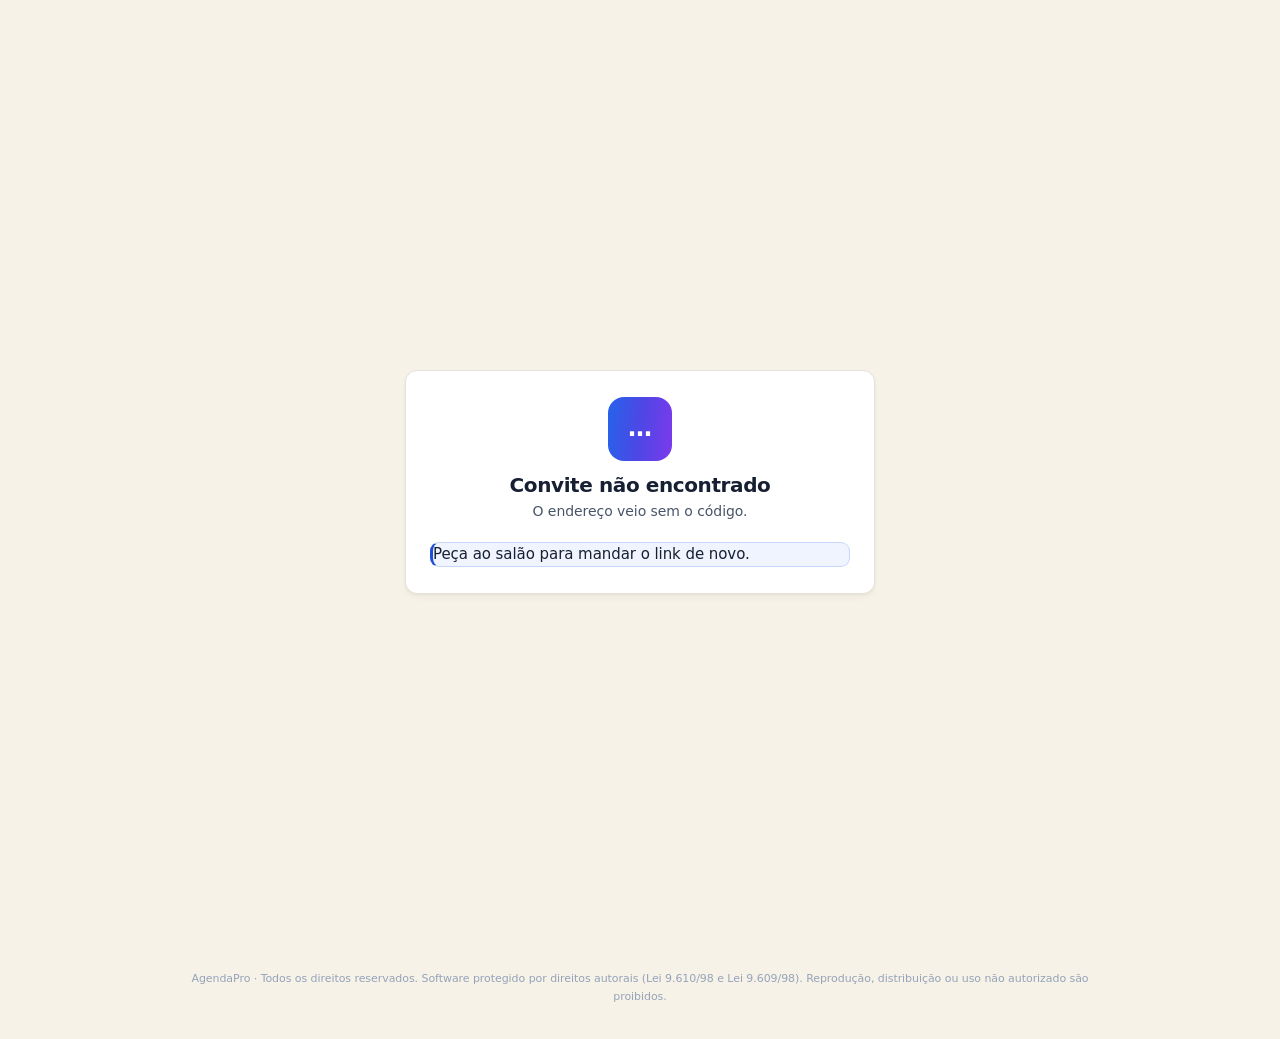
<file: convite.html>
<!DOCTYPE html>
<html lang="pt-BR">
<head>
<meta charset="UTF-8" />
<!-- NAO ABRE DENTRO DE OUTRO SITE (auditoria de seguranca). Sem isto, um site
     qualquer punha esta tela num quadro invisivel e fazia a dona clicar sem
     saber (clickjacking). O GitHub Pages nao deixa mandar o cabecalho que
     barra isso, entao a pagina se recusa sozinha: some e abre no lugar
     certo. O link da cliente (agendar.html) fica de fora de proposito: o
     salao pode querer o agendamento dentro do proprio site. -->
<script>if(window.top!==window.self){document.documentElement.style.display='none';try{window.top.location.replace(window.location.href);}catch(e){}}</script>
<meta name="viewport" content="width=device-width, initial-scale=1, viewport-fit=cover" />
<title>Convite — AgendaPro</title>
<meta name="description" content="Você foi convidada para trabalhar num salão no AgendaPro." />
<!-- Convite não é conteúdo para buscador: é um link privado que circula no
     WhatsApp. Indexado, ele vira porta aberta. -->
<meta name="robots" content="noindex, nofollow" />
<link rel="icon" type="image/png" href="icones/icone-192.png" />
<link rel="stylesheet" href="estilo.css" />
<style>
.conv-fora{ min-height:100vh; display:grid; place-items:center; padding:24px 16px }
.conv{
  width:100%; max-width:420px; background:var(--painel);
  border:1px solid var(--borda); border-radius:var(--r);
  box-shadow:var(--sombra-md); padding:26px 24px;
}
.conv-topo{ text-align:center; margin-bottom:20px }
.conv-logo{
  width:64px; height:64px; border-radius:16px; margin:0 auto 12px;
  display:grid; place-items:center; overflow:hidden;
  background:var(--grad-marca); color:#fff; font-weight:800; font-size:24px;
}
.conv-logo img{ width:100%; height:100%; object-fit:cover }
.conv-topo h1{ font-size:20px; letter-spacing:-.02em; margin:0 0 4px }
.conv-topo p{ color:var(--txt2); font-size:14px; margin:0 }
.conv-papel{
  display:inline-block; margin-top:10px; padding:5px 12px; border-radius:999px;
  background:var(--az-soft); color:var(--marca); font-size:13px; font-weight:700;
}
.conv .campo{ margin-bottom:12px }
.conv .btn{ width:100% }
.conv-troca{
  text-align:center; margin-top:14px; font-size:13px; color:var(--txt2);
}
.conv-troca button{
  border:0; background:transparent; color:var(--marca); cursor:pointer;
  font:inherit; font-weight:600; text-decoration:underline;
  text-underline-offset:2px; padding:10px 6px; min-height:40px;
}
.conv-erro{ margin-top:14px }

.rodape-legal{
  max-width:900px;margin:0 auto;padding:14px 16px 26px;
  font-size:11px;line-height:1.6;color:var(--txt3,#8a8a8a);text-align:center;
}
</style>
</head>
<body>

<div class="conv-fora">
  <div class="conv" id="caixa">
    <div class="conv-topo">
      <div class="conv-logo" id="convLogo">…</div>
      <h1 id="convTitulo">Abrindo o convite…</h1>
      <p id="convSub">Um instante.</p>
    </div>
    <div id="convCorpo"></div>
  </div>
</div>

<script src="icones.js"></script>
<script src="config.js"></script>
<script src="dados.js"></script>
<script>
/* ===========================================================================
   A página que a pessoa convidada abre.

   ── O QUE ELA PRECISA RESOLVER ─────────────────────────────────────────────
   Quem recebe o link pode estar em três estados, e a tela não pode pedir para
   a pessoa descobrir em qual está:

     1. já tem conta e está logada  → só confirma
     2. já tem conta e não está     → entra
     3. não tem conta               → cria

   O caminho 3 é o mais comum (é uma funcionária começando), e é por isso que
   ele é o formulário que abre primeiro.

   ── E O QUE ELA NÃO FAZ ────────────────────────────────────────────────────
   Não cria salão. `criar.html` cria; aqui a pessoa entra num salão que já
   existe. Confundir os dois daria à recepcionista um salão vazio no lugar do
   emprego dela.
   =========================================================================== */

const TOKEN = new URLSearchParams(location.search).get('c');

const $ = i => document.getElementById(i);
const esc = t => String(t == null ? '' : t)
  .replace(/&/g,'&amp;').replace(/</g,'&lt;').replace(/>/g,'&gt;')
  .replace(/"/g,'&quot;').replace(/'/g,'&#39;');

const PAPEL = {
  admin:        'Administra o salão',
  recepcao:     'Recepção',
  profissional: 'Atende clientes',
};

function erro(msg){
  $('convCorpo').innerHTML =
    `<div class="aviso conv-erro">${esc(msg)}</div>`;
}

function ocupado(botao, sim){
  const b = $(botao);
  if(!b) return;
  b.disabled = sim;
  b.textContent = sim ? 'Um instante…' : b.dataset.txt;
}

/* ── Abrir ────────────────────────────────────────────────────────────── */
async function comecar(){
  if(!TOKEN){
    $('convTitulo').textContent = 'Convite não encontrado';
    $('convSub').textContent = 'O endereço veio sem o código.';
    return erro('Peça ao salão para mandar o link de novo.');
  }

  let c;
  try{
    c = await Dados.chamar('ver_convite', { p_token: TOKEN });
  }catch(e){
    $('convTitulo').textContent = 'Não consegui abrir';
    $('convSub').textContent = 'Tente de novo em um minuto.';
    return erro(e.message || 'Falha de conexão.');
  }

  /* Convite inválido, vencido e revogado dão a MESMA resposta — é assim que
     o banco devolve, de propósito. Separar os três aqui contaria a quem está
     adivinhando que ele acertou o formato e errou só a validade. */
  if(!c || !c.valido){
    $('convLogo').textContent = '·';
    $('convTitulo').textContent = 'Este convite não vale mais';
    $('convSub').textContent = 'Ele pode ter vencido, já ter sido usado, '
                             + 'ou o salão pode tê-lo cancelado.';
    return erro('Peça um convite novo a quem administra o salão.');
  }

  $('convLogo').innerHTML = c.logo
    ? `<img src="${esc(c.logo)}" alt="">`
    : esc((c.salao || '?').trim().charAt(0).toUpperCase());
  $('convTitulo').textContent = c.salao;
  $('convSub').innerHTML = c.paraQuem
    ? `Convite para <b>${esc(c.paraQuem)}</b>`
    : 'Você foi convidada para a equipe.';
  $('convTitulo').insertAdjacentHTML('afterend',
    `<div class="conv-papel">${esc(PAPEL[c.papel] || c.papel)}</div>`);

  // Já logada: nada de formulário, só o botão.
  if(Dados.ligado && Dados.sessao && Dados.sessao()){
    return telaConfirmar();
  }
  telaCriarConta();
}

/* ── Já está logada ───────────────────────────────────────────────────── */
function telaConfirmar(){
  $('convCorpo').innerHTML = `
    <p style="color:var(--txt2);font-size:14px;margin-bottom:14px">
      Você já está com a sua conta aberta. É só aceitar.</p>
    <button class="btn btn-p" id="btAceitar" data-txt="Aceitar convite"
            onclick="aceitar()">Aceitar convite</button>
    <div class="conv-troca">
      <button type="button" onclick="sairEEntrarComOutra()">Entrar com outra conta</button>
    </div>`;
}

/* ── Criar conta ──────────────────────────────────────────────────────── */
function telaCriarConta(){
  $('convCorpo').innerHTML = `
    <div class="campo"><label for="cNome">Seu nome</label>
      <input id="cNome" autocomplete="name" placeholder="Como as clientes te chamam"></div>
    <div class="campo"><label for="cEmail">E-mail</label>
      <input id="cEmail" type="email" autocomplete="email" placeholder="voce@email.com"></div>
    <div class="campo"><label for="cTel">WhatsApp</label>
      <input id="cTel" inputmode="tel" autocomplete="tel" placeholder="(11) 99999-9999"></div>
    <div class="campo"><label for="cSenha">Crie uma senha</label>
      <input id="cSenha" type="password" autocomplete="new-password"
             placeholder="pelo menos 8 letras"></div>
    <button class="btn btn-p" id="btCriar" data-txt="Criar conta e entrar"
            onclick="criarEAceitar()">Criar conta e entrar</button>
    <div class="conv-troca">
      Já tem conta no AgendaPro?
      <button type="button" onclick="telaEntrar()">Entrar</button>
    </div>`;
}

/* ── Entrar com conta existente ───────────────────────────────────────── */
function telaEntrar(){
  $('convCorpo').innerHTML = `
    <div class="campo"><label for="eEmail">E-mail</label>
      <input id="eEmail" type="email" autocomplete="email" placeholder="voce@email.com"></div>
    <div class="campo"><label for="eSenha">Senha</label>
      <input id="eSenha" type="password" autocomplete="current-password"></div>
    <button class="btn btn-p" id="btEntrar" data-txt="Entrar e aceitar"
            onclick="entrarEAceitar()">Entrar e aceitar</button>
    <div class="conv-troca">
      Ainda não tem conta?
      <button type="button" onclick="telaCriarConta()">Criar</button>
    </div>`;
}

async function sairEEntrarComOutra(){
  try{ await Dados.sair(); }catch(e){}
  telaEntrar();
}

/* ── Os três caminhos terminam no mesmo lugar ─────────────────────────── */
async function criarEAceitar(){
  const nome  = ($('cNome').value  || '').trim();
  const email = ($('cEmail').value || '').trim();
  const tel   = ($('cTel').value   || '').trim();
  const senha = $('cSenha').value  || '';
  if(nome.length < 2)  return erro('Diga seu nome.');
  if(!email.includes('@')) return erro('Confira o e-mail.');
  if(senha.length < 8) return erro('A senha precisa de pelo menos 8 letras.');

  ocupado('btCriar', true);
  try{
    await Dados.criarConta({ email, senha, nome, telefone: tel });
    await aceitar();
  }catch(e){
    ocupado('btCriar', false);
    /* Conta que já existe é o engano mais comum aqui: a pessoa esqueceu que
       já tinha usado o AgendaPro como cliente de algum salão. Em vez de
       repetir o erro do servidor, a tela oferece o caminho certo. */
    if(/already|registered|existe/i.test(e.message || '')){
      erro('Você já tem conta com este e-mail. Use "Entrar" logo abaixo.');
      return;
    }
    erro(e.message || 'Não consegui criar a conta.');
  }
}

async function entrarEAceitar(){
  const email = ($('eEmail').value || '').trim();
  const senha = $('eSenha').value  || '';
  if(!email || !senha) return erro('Preencha e-mail e senha.');
  ocupado('btEntrar', true);
  try{
    await Dados.entrar({ email, senha });
    await aceitar();
  }catch(e){
    ocupado('btEntrar', false);
    erro(e.message || 'E-mail ou senha não conferem.');
  }
}

async function aceitar(){
  ocupado('btAceitar', true);
  try{
    await Dados.chamar('aceitar_convite', { p_token: TOKEN });
    /* Vai direto para o painel. A pessoa não precisa saber que existe uma
       tela de login: ela clicou num link e entrou no trabalho. */
    location.replace('app.html');
  }catch(e){
    ocupado('btAceitar', false);
    erro(e.message || 'Não consegui aceitar o convite.');
  }
}

comecar();
</script>
<p class="rodape-legal">AgendaPro · Todos os direitos reservados. Software protegido por direitos autorais (Lei 9.610/98 e Lei 9.609/98). Reprodução, distribuição ou uso não autorizado são proibidos.</p>
</body>
</html>
</file>
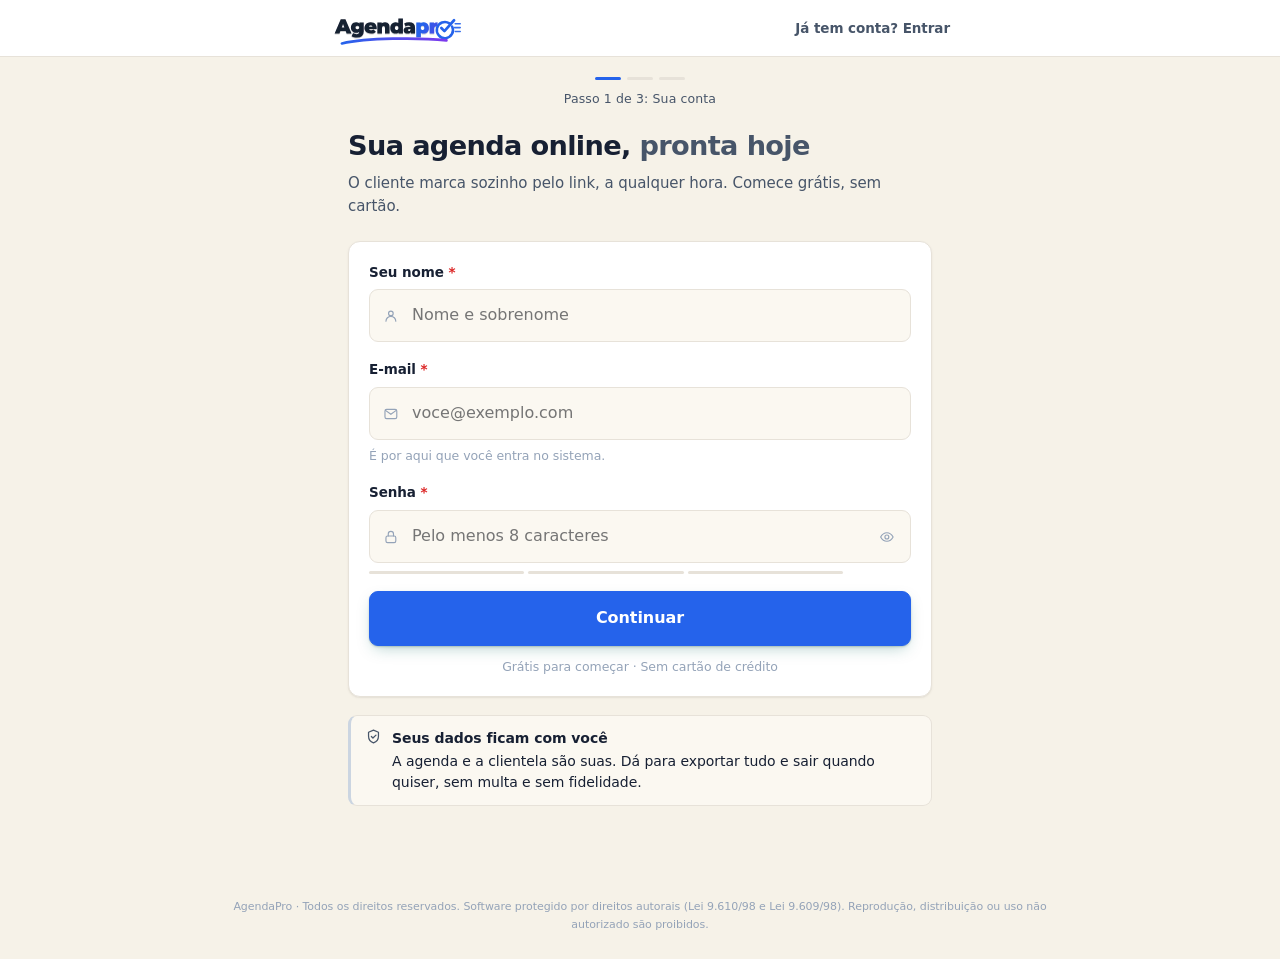
<file: criar.html>
<!DOCTYPE html>
<html lang="pt-BR">
<head>
<meta charset="UTF-8" />
<!-- NAO ABRE DENTRO DE OUTRO SITE (auditoria de seguranca). Sem isto, um site
     qualquer punha esta tela num quadro invisivel e fazia a dona clicar sem
     saber (clickjacking). O GitHub Pages nao deixa mandar o cabecalho que
     barra isso, entao a pagina se recusa sozinha: some e abre no lugar
     certo. O link da cliente (agendar.html) fica de fora de proposito: o
     salao pode querer o agendamento dentro do proprio site. -->
<script>if(window.top!==window.self){document.documentElement.style.display='none';try{window.top.location.replace(window.location.href);}catch(e){}}</script>
<meta name="viewport" content="width=device-width, initial-scale=1, viewport-fit=cover" />
<title>Criar conta — AgendaPro</title>
<meta name="description" content="Crie seu link de agendamento e teste 7 dias grátis, sem cartão." />
<meta name="theme-color" content="#FFFFFF" />
<link rel="manifest" href="manifest.webmanifest" />
<link rel="icon" type="image/png" href="icones/icone-192.png" />
<link rel="apple-touch-icon" href="icones/apple-touch-icon.png" />
<style>
/* ===========================================================================
   AgendaPro — cadastro do dono
   ---------------------------------------------------------------------------
   Esta tela já foi preta com dourado, imitando a linguagem visual de
   barbearia. Ficou parecendo outro produto: quem assinava aqui abria o
   app.html em seguida e caía num sistema claro, de outra família. Página de
   assinatura é a primeira impressão do software, não um cartaz — então ela
   usa os mesmos tokens do resto (estilo.css) e acompanha o tema do aparelho.
   =========================================================================== */
*{box-sizing:border-box;margin:0;padding:0;-webkit-tap-highlight-color:transparent}
button,input,select{font:inherit;color:inherit}
button{cursor:pointer;border:none;background:none}

/* ── Topo ────────────────────────────────────────────────────────────── */
.topo{
  position:sticky;top:0;z-index:30;background:var(--painel);
  border-bottom:1px solid var(--borda);
  padding:calc(11px + env(safe-area-inset-top)) 18px 11px;
}
.topo-in{max-width:620px;margin:0 auto;display:flex;align-items:center;gap:11px}
.logo{display:flex;align-items:center;gap:9px;font-weight:640;letter-spacing:-.02em;font-size:17px}
.logo i{
  width:30px;height:30px;border-radius:var(--r-sm);display:grid;place-items:center;
  background:var(--acao);color:var(--acao-txt);font-style:normal;
}
.logo b{font-weight:640}
.entrar{margin-left:auto;color:var(--txt2);font-size:13.5px;font-weight:550;
        text-decoration:none;white-space:nowrap}
.entrar:hover{color:var(--txt)}

/* ── Passos ──────────────────────────────────────────────────────────── */
.trilho{max-width:620px;margin:0 auto;padding:20px 18px 0;text-align:center}
.bolas{display:flex;gap:6px;justify-content:center;margin-bottom:9px}
.bolas i{width:26px;height:3px;border-radius:2px;background:var(--borda);transition:.2s}
.bolas i.on{background:var(--acao)}
.trilho p{font-size:12.5px;color:var(--txt2);letter-spacing:.01em}

.wrap{max-width:620px;margin:0 auto;padding:22px 18px 60px}
.passo{display:none}
.passo.on{display:block;animation:sobe .22s ease}
@keyframes sobe{from{opacity:0;transform:translateY(6px)}to{opacity:1;transform:none}}

.voltar{display:inline-flex;align-items:center;gap:7px;color:var(--txt2);
        font-size:14px;font-weight:550;margin-bottom:16px;
        padding:6px 11px;border-radius:var(--r-sm);border:1px solid var(--borda)}
.voltar:hover{color:var(--txt);background:var(--painel2)}

h1{margin-bottom:9px}
h1 span{color:var(--txt2);font-weight:560}
.sub{color:var(--txt2);font-size:15px;margin-bottom:22px;max-width:44ch}
h2{margin-bottom:6px}

/* ── Caixas de aviso ─────────────────────────────────────────────────── */
.aviso{
  display:flex;gap:10px;padding:12px 14px;border-radius:var(--r-sm);
  margin-bottom:18px;font-size:14px;line-height:1.5;
  border:1px solid var(--ac-line);border-left:3px solid var(--ac-600);
  background:var(--ac-soft);
}
.aviso .ic{flex:none;line-height:1.3;color:var(--txt2)}
.aviso b{display:block;margin-bottom:2px}

/* ── Ciclo de cobrança ───────────────────────────────────────────────── */
.ciclo{
  display:flex;gap:3px;padding:3px;border:1px solid var(--borda);
  border-radius:var(--r-sm);background:var(--painel2);margin-bottom:22px;position:relative;
}
.ciclo button{flex:1;padding:9px;border-radius:6px;font-weight:560;font-size:14px;
              color:var(--txt2);transition:.15s}
.ciclo button.on{background:var(--painel);color:var(--txt);box-shadow:var(--sombra)}
.desc10{
  position:absolute;top:-8px;right:12px;background:var(--painel);color:var(--su-500);
  border:1px solid rgba(21,128,61,.35);
  font-size:10.5px;font-weight:600;padding:1px 7px;border-radius:99px;letter-spacing:.01em;
}

.caixa{
  border:1px solid var(--borda);border-radius:var(--r);
  background:var(--painel);padding:20px;margin-bottom:18px;box-shadow:var(--sombra);
}
.pergunta{text-align:center;color:var(--txt2);font-size:13.5px}
.quantos{text-align:center;font-size:26px;font-weight:620;letter-spacing:-.028em;margin:3px 0 18px}
.regua{display:flex;gap:7px;justify-content:center;align-items:center;flex-wrap:wrap}
.regua button{
  min-width:42px;height:42px;padding:0 12px;border-radius:var(--r-sm);
  font-weight:560;font-size:15px;color:var(--txt2);
  border:1px solid var(--borda);background:var(--painel);transition:.15s;
}
.regua button:hover{border-color:var(--n-300);color:var(--txt)}
.regua button.on{background:var(--acao);color:var(--acao-txt);border-color:var(--acao)}
.linha-fina{height:1px;background:var(--borda);margin:18px 0}
.recomendado{text-align:center}
.recomendado small{color:var(--txt2);font-size:12.5px;display:block;margin-bottom:3px;
                   letter-spacing:.02em;text-transform:uppercase}
.recomendado b{font-size:19px;font-weight:620;letter-spacing:-.02em}

/* ── Cards de plano ──────────────────────────────────────────────────── */
.dica-desliza{text-align:center;color:var(--txt3);font-size:12.5px;font-weight:500;
              margin-bottom:11px}
.carrossel{display:flex;gap:13px;overflow-x:auto;padding:4px 0 14px;
           scroll-snap-type:x mandatory}
.carrossel::-webkit-scrollbar{height:0}
.plano{
  flex:none;width:278px;scroll-snap-align:center;border:1px solid var(--borda);
  border-radius:var(--r);background:var(--painel);padding:20px;position:relative;
  box-shadow:var(--sombra);
}
.plano.pop{border-color:var(--acao);box-shadow:var(--sombra-md)}
.plano .fita{
  position:absolute;top:-1px;left:-1px;right:-1px;background:var(--acao);
  color:var(--acao-txt);font-size:10.5px;font-weight:600;text-align:center;padding:5px;
  border-radius:var(--r) var(--r) 0 0;letter-spacing:.07em;
}
.plano.pop{padding-top:38px}
.plano .ic{
  width:36px;height:36px;border-radius:var(--r-sm);display:grid;place-items:center;
  background:var(--painel2);color:var(--txt2);border:1px solid var(--borda);
  margin-bottom:12px;
}
.plano.pop .ic{background:var(--acao);color:var(--acao-txt);border-color:var(--acao)}
.plano h3{font-size:17px;font-weight:620;letter-spacing:-.018em}
.plano .quem{color:var(--txt2);font-size:13px;margin-bottom:12px}
.plano .valor{font-size:28px;font-weight:640;letter-spacing:-.03em}
.plano .valor s{font-size:14px;font-weight:500;color:var(--txt3);margin-right:7px}
.plano .valor small{font-size:13px;font-weight:500;color:var(--txt2)}
.plano ul{list-style:none;margin:15px 0;border-top:1px solid var(--borda);padding-top:14px}
.plano li{display:flex;gap:9px;font-size:14px;padding:5px 0;color:var(--txt);align-items:flex-start}
.plano .btn-plano{
  width:100%;padding:11px;border-radius:var(--r-sm);font-weight:560;font-size:14.5px;
  border:1px solid var(--borda);color:var(--txt);background:var(--painel);
}
.plano.pop .btn-plano{background:var(--acao);color:var(--acao-txt);border-color:var(--acao)}

.garantia{
  display:flex;gap:11px;align-items:flex-start;border:1px solid rgba(21,128,61,.3);
  background:var(--su-soft);border-radius:var(--r-sm);padding:14px;margin-top:6px;
  border-left:3px solid var(--su-500);
}
.garantia .ic{line-height:1;flex:none;color:var(--su-500)}
.garantia b{display:block;margin-bottom:2px}
.garantia p{font-size:13.5px;color:var(--txt2)}

/* ── Formulário ──────────────────────────────────────────────────────── */
.campo{margin-bottom:17px}
.campo label{display:block;font-size:13.5px;font-weight:560;margin-bottom:7px}
.campo label em{color:var(--er-500);font-style:normal}
.campo label span{font-weight:450;color:var(--txt3);font-size:12.5px}
.entrada{position:relative}
.entrada input,.entrada select{
  width:100%;padding:13px 13px 13px 42px;border:1px solid var(--borda);
  border-radius:var(--r-sm);background:var(--painel);font-size:16px;transition:.15s;
}
.entrada.sem-ic input,.entrada.sem-ic select{padding-left:13px}
.entrada input:focus,.entrada select:focus{
  outline:none;border-color:var(--ac-600);
  box-shadow:0 0 0 3px var(--ac-soft);
}
.entrada .ic{
  position:absolute;left:14px;top:50%;transform:translateY(-50%);
  color:var(--txt3);pointer-events:none;line-height:0;
}
.entrada .olho{
  position:absolute;right:11px;top:50%;transform:translateY(-50%);
  color:var(--txt3);padding:5px;line-height:0;
}
.entrada .olho:hover{color:var(--txt2)}
.ajuda{font-size:12.5px;color:var(--txt3);margin-top:6px}
.erro-campo{font-size:12.5px;color:var(--er-500);margin-top:6px;font-weight:550}
input.ruim,select.ruim{border-color:var(--er-500)!important}
input.bom{border-color:rgba(21,128,61,.5)!important}

.forca{display:flex;gap:4px;margin-top:8px;align-items:center}
.forca i{height:3px;flex:1;border-radius:99px;background:var(--borda);transition:.2s}
.forca i.n1{background:var(--er-500)} .forca i.n2{background:var(--wa-500)}
.forca i.n3{background:var(--su-500)}
/* O medidor precisa DIZER o que mede. Três barras mudas viram enigma: a
   pessoa não sabe se está sendo avaliada ou barrada — e aqui ela nunca é
   barrada por isto, só por tamanho. `min-width` para o texto trocar de
   palavra sem as barras pularem de largura. */
.forca span{font-size:11.5px;font-weight:600;color:var(--txt3);
            min-width:8ch;text-align:right;flex:none}
.forca span.n1{color:var(--er-500)} .forca span.n2{color:var(--wa-500)}
.forca span.n3{color:var(--su-500)}

.previa-link{
  margin-top:8px;padding:10px 12px;border-radius:var(--r-sm);background:var(--painel2);
  border:1px dashed var(--borda);font-size:13px;word-break:break-all;
}
.previa-link b{font-weight:600}
.previa-link .st{float:right;font-size:11.5px;font-weight:600}
.st.livre{color:var(--su-500)} .st.ocupado{color:var(--er-500)}

.grande{
  width:100%;padding:14px;border-radius:var(--r-sm);font-weight:580;font-size:16px;
  background:var(--acao);color:var(--acao-txt);border:1px solid var(--acao);
}
.grande:hover{background:var(--acao-hover);border-color:var(--acao-hover)}
.grande:disabled{opacity:.38;pointer-events:none}
.sob-botao{text-align:center;font-size:12.5px;color:var(--txt3);margin-top:11px}
/* Entrar com o Google: botão neutro, nas cores do tema. */
.google{
  width:100%;padding:13px;border-radius:var(--r-sm);font-weight:580;font-size:15px;
  background:var(--painel);color:var(--txt);border:1px solid var(--borda);
  display:flex;align-items:center;justify-content:center;gap:10px;margin-bottom:4px;
}
.google:hover{border-color:var(--acao);color:var(--acao)}
.google .g-ic{width:22px;height:22px;border-radius:50%;display:grid;place-items:center;
  border:1.5px solid currentColor;font-weight:800;font-size:12px;line-height:1}
.ou{display:flex;align-items:center;gap:14px;margin:14px 0;color:var(--txt3);font-size:12.5px}
.ou::before,.ou::after{content:"";flex:1;height:1px;background:var(--borda)}

/* ── Pronto ──────────────────────────────────────────────────────────── */
.selo-ok{
  width:64px;height:64px;border-radius:50%;background:var(--su-soft);color:var(--su-500);
  border:1px solid rgba(21,128,61,.35);
  display:grid;place-items:center;margin:6px auto 18px;
}
.centro{text-align:center}
.link-final{
  display:flex;gap:8px;align-items:center;border:1px solid var(--borda);
  border-radius:var(--r-sm);padding:12px 14px;background:var(--painel2);
  margin:18px 0;word-break:break-all;font-size:14px;font-weight:550;
}
.link-final button{flex:none;color:var(--txt2);font-weight:560;font-size:13px;
                   border:1px solid var(--borda);border-radius:6px;padding:5px 10px;
                   background:var(--painel)}
.link-final button:hover{color:var(--txt)}
.proximos{border:1px solid var(--borda);border-radius:var(--r);padding:18px;margin-top:18px;
          background:var(--painel)}
.proximos ol{margin:10px 0 0 20px;color:var(--txt2);font-size:14px}
.proximos li{padding:4px 0}
.teste-gratis{display:block;margin:12px auto 0;max-width:460px;text-align:left;
  background:var(--ac-soft);border:1px solid var(--ac-line);color:var(--txt);
  border-radius:12px;padding:11px 14px;font-size:14px;line-height:1.5}
.rodape{max-width:620px;margin:0 auto;padding:0 18px 40px;
        font-size:12px;color:var(--txt3);text-align:center}
@media(max-width:420px){ h1{font-size:1.55rem} .plano{width:250px} }

.rodape-legal{
  max-width:900px;margin:0 auto;padding:14px 16px 26px;
  font-size:11px;line-height:1.6;color:var(--txt3,#8a8a8a);text-align:center;
}
</style>
<link rel="stylesheet" href="estilo.css" />
</head>
<body>

<header class="topo">
  <div class="topo-in">
    <img class="logo-topo" src="icones/logotipo-escuro-linha.svg" alt="AgendaPro">
    <a class="entrar" href="entrar.html">Já tem conta? Entrar</a>
  </div>
</header>

<div class="trilho">
  <div class="bolas"><i id="b1" class="on"></i><i id="b2"></i><i id="b3"></i></div>
  <p id="rotuloPasso">Passo 1 de 3: Sua conta</p>
</div>

<main class="wrap">

  <!-- ══════════════════════════════════════════════════════════════════
       PASSO 1 · A CONTA

       Três campos, e nada além disso. A versão anterior pedia oito de uma
       vez — incluindo CPF/CNPJ — antes de a pessoa ter visto uma tela do
       produto. Nenhum SaaS do setor faz isso: Fresha, Booksy, Trinks e
       Square abrem com o mínimo para existir uma conta e perguntam o resto
       depois, lá dentro.

       Documento fiscal é assunto de cobrança e fica para a hora de assinar.
       Plano também: escolher preço antes de usar é o pedido mais fácil de
       recusar que existe.
       ══════════════════════════════════════════════════════════════════ -->
  <section class="passo on" id="p-conta">
    <h1>Sua agenda online, <span>pronta hoje</span></h1>
    <p class="sub">O cliente marca sozinho pelo link, a qualquer hora.
      Comece grátis, sem cartão.</p>

    <div id="avisoGeral"></div>

    <div class="caixa">
      <!-- Criar com o Google: volta para esta tela ja logado, e ai so faltam o
           nome e o salao (sem e-mail e senha). So na nuvem. -->
      <div id="caixaGoogle" style="display:none">
        <button class="google" type="button" id="btGoogle" onclick="criarComGoogle()">
          <span class="g-ic" aria-hidden="true">G</span>Continuar com o Google</button>
        <div class="ou">ou com e-mail e senha</div>
      </div>
      <div class="campo">
        <label for="fNome">Seu nome <em>*</em></label>
        <div class="entrada"><span class="ic" data-ico="usuario"></span>
          <input id="fNome" placeholder="Nome e sobrenome"
                 autocomplete="name" oninput="validarCampo('fNome')"></div>
        <div class="erro-campo" id="e-fNome" style="display:none"></div>
      </div>

      <div class="campo">
        <label for="fEmail">E-mail <em>*</em></label>
        <div class="entrada"><span class="ic" data-ico="email"></span>
          <input id="fEmail" type="email" placeholder="voce@exemplo.com"
                 autocomplete="email" oninput="validarCampo('fEmail')"></div>
        <div class="ajuda">É por aqui que você entra no sistema.</div>
        <div class="erro-campo" id="e-fEmail" style="display:none"></div>
      </div>

      <div class="campo">
        <label for="fSenha">Senha <em>*</em></label>
        <div class="entrada"><span class="ic" data-ico="cadeado"></span>
          <input id="fSenha" type="password" placeholder="Pelo menos 8 caracteres"
                 autocomplete="new-password"
                 oninput="forcaSenha(this.value);validarCampo('fSenha')">
          <button class="olho" onclick="verSenha('fSenha')" type="button"
                  aria-label="Mostrar senha" data-ico="olho"></button></div>
        <div class="forca"><i id="s1"></i><i id="s2"></i><i id="s3"></i>
          <span id="sTexto"></span></div>
        <div class="erro-campo" id="e-fSenha" style="display:none"></div>
      </div>

      <button class="grande" onclick="irNegocio()">Continuar</button>
      <p class="sob-botao">Grátis para começar · Sem cartão de crédito</p>
    </div>

    <div class="aviso neutro">
      <span class="ic" data-ico="escudo"></span>
      <div><b>Seus dados ficam com você</b>
      A agenda e a clientela são suas. Dá para exportar tudo e sair quando
      quiser, sem multa e sem fidelidade.</div>
    </div>
  </section>

  <!-- ══════════════════════════════════════════════════════════════════
       PASSO 2 · O ESTABELECIMENTO
       ══════════════════════════════════════════════════════════════════ -->
  <section class="passo" id="p-negocio">
    <button class="voltar" onclick="irPasso(1)">&larr; Voltar</button>
    <h1>Sobre o seu <span>negócio</span></h1>
    <p class="sub">É o que o cliente vê ao abrir o link. Dá para mudar
      depois, em Meu negócio.</p>

    <div id="avisoNegocio"></div>

    <div class="caixa">
      <div class="campo">
        <label for="fSalao">Nome do estabelecimento <em>*</em></label>
        <div class="entrada"><span class="ic" data-ico="casa"></span>
          <input id="fSalao" placeholder="Studio Bella"
                 oninput="mudouNomeSalao();validarCampo('fSalao')"></div>
        <div class="previa-link" id="previaLink" style="display:none"></div>
        <div class="erro-campo" id="e-fSalao" style="display:none"></div>
      </div>

      <div class="campo">
        <label for="fTipo">Tipo de negócio <em>*</em></label>
        <div class="entrada sem-ic">
          <select id="fTipo" onchange="mudouTipo();validarCampo('fTipo')">
            <option value="">Selecione</option>
            <option value="salao">Salão de beleza</option>
            <option value="barbearia">Barbearia</option>
            <option value="manicure">Manicure e pedicure</option>
            <option value="estetica">Estética</option>
            <option value="clinica">Clínica</option>
            <option value="tatuagem">Estúdio de tatuagem</option>
            <option value="pet">Pet shop</option>
            <option value="restaurante">Restaurante, pizzaria ou lanchonete</option>
            <option value="outro">Outro</option>
          </select></div>
        <div class="ajuda" id="ajudaTipo">Define o vocabulário do sistema:
          barbearia diz "barbeiro", esmalteria diz "manicure".</div>
        <div class="erro-campo" id="e-fTipo" style="display:none"></div>
      </div>

      <div class="campo">
        <label for="fZap">WhatsApp <em>*</em></label>
        <div class="entrada"><span class="ic" data-ico="telefone"></span>
          <input id="fZap" type="tel" inputmode="numeric" placeholder="(00) 00000-0000"
                 autocomplete="tel" oninput="mascaraTel(this);validarCampo('fZap')"></div>
        <div class="ajuda">Por onde o cliente fala com você — e por onde
          recuperamos seu acesso se precisar.</div>
        <div class="erro-campo" id="e-fZap" style="display:none"></div>
      </div>

      <div class="campo">
        <label for="fOrigem">Como você nos conheceu?
          <span>(opcional)</span></label>
        <div class="entrada sem-ic">
          <select id="fOrigem">
            <option value="">Prefiro não dizer</option>
            <option>Indicação de outro profissional</option>
            <option>Instagram</option>
            <option>Google</option>
            <option>WhatsApp de um cliente</option>
            <option>Outro</option>
          </select></div>
      </div>

      <button class="grande" id="btCriar" onclick="criarConta()">Criar minha agenda</button>
      <p class="sob-botao">Pronto em 2 minutos · Você escolhe o plano depois,
        dentro do sistema</p>
    </div>
  </section>

  <!-- ══════════ PASSO 3 · PRONTO ══════════ -->
  <section class="passo" id="p-pronto">
    <div class="centro">
      <div class="selo-ok"><span data-ico="ok" data-ico-classe="ic-lg"></span></div>
      <h1>Sua conta está no ar</h1>
      <p class="sub" id="textoPronto">—</p>
    </div>

    <div class="link-final">
      <span id="linkFinal">—</span>
      <button onclick="copiarLink()" id="btCopiar">Copiar</button>
    </div>
    <p class="ajuda" style="margin-top:-8px">Coloque na bio do Instagram, mande
      no WhatsApp, imprima como QR no espelho. É por aqui que o cliente marca.</p>

    <div style="margin-top:20px">
      <a class="grande" id="irAgenda" href="app.html"
         style="display:block;text-align:center;text-decoration:none">
        Abrir minha agenda</a>
    </div>

    <div class="proximos">
      <b>Para o link funcionar de verdade, faltam 3 coisas:</b>
      <ol>
        <li>Cadastrar seus serviços, com duração e preço — é a duração que monta a agenda</li>
        <li>Definir sua jornada: que dias e horas você atende</li>
        <li>Mandar o link para os primeiros clientes</li>
      </ol>
    </div>
  </section>

</main>

<p class="rodape" id="rodape">
  AgendaPro · demonstração com dados no próprio navegador. Nada é enviado
  para servidor nenhum.
</p>

<script src="icones.js"></script>
<script src="imagens.js"></script>
<script src="endereco.js"></script>
<script src="documento.js"></script>
<script src="config.js"></script>
<script src="dados.js"></script>
<script>
/* ===========================================================================
   AgendaPro — cadastro do dono
   ---------------------------------------------------------------------------
   Três passos, na ordem que faz a pessoa avançar: primeiro ela vê o preço e
   se classifica sozinha, depois preenche, depois recebe o link.

   Mostrar preço ANTES do formulário parece contraintuitivo, mas evita o
   pior desfecho: alguém preencher oito campos e desistir ao descobrir
   quanto custa. Quem chega no formulário já aceitou o preço.

   MODO DEMONSTRAÇÃO: grava no mesmo localStorage do app.html, então o salão
   criado aqui aparece lá. No sistema de verdade este arquivo chama
   `supabase.auth.signUp()` e depois a função `criar_salao()`
   (supabase/03_onboarding.sql), que faz tudo numa transação só.
   =========================================================================== */

const CHAVE = 'agendapro.demo.v1';
let ciclo = 'mensal';
let quantos = 1;
// O plano não é mais escolhido aqui. Todo cadastro entra em `trial`, e
// quando os 7 dias vencem o plano_efetivo() do banco devolve `gratuito`
// sozinho — sem precisar de rotina de vencimento nem de UPDATE nenhum.
let bd = null;

/* ── DE ONDE A PESSOA VEIO ────────────────────────────────────────────────
   A página dos anúncios (conheca.html) manda `utm_source` (ou `origem`) no
   endereço. Aqui ele vira a resposta de "Como você nos conheceu?" — que já
   é gravada no cadastro (`p_origem`) —, para o dono saber qual anúncio
   trouxe gente. Só preenche: a pessoa pode trocar, e sem parâmetro nada
   muda. */
(function origemDoAnuncio(){
  const sel = document.getElementById('fOrigem');
  if(!sel) return;
  const q = new URLSearchParams(location.search);
  const fonte = String(q.get('utm_source') || '').toLowerCase().slice(0, 40);
  const origem = String(q.get('origem') || '').toLowerCase().slice(0, 40);
  if(!fonte && !origem) return;
  const escolher = rotulo => {
    let op = [...sel.options].find(o => o.text === rotulo);
    if(!op){ op = new Option(rotulo, rotulo); sel.insertBefore(op, sel.options[sel.options.length - 1]); }
    sel.value = op.value;
  };
  if(/insta|^ig$/.test(fonte)) escolher('Instagram');
  else if(/face|^fb$|meta/.test(fonte)) escolher('Facebook');
  else if(/google|gads/.test(fonte)) escolher('Google');
  else if(/whats|^wa$/.test(fonte)) escolher('WhatsApp de um cliente');
  else if(fonte) escolher('Anúncio: ' + fonte.replace(/[^a-z0-9 _-]/g, ''));
  else if(origem === 'pagina') escolher('Página do AgendaPro');
})();

const PLANOS = [
  {codigo:'trial',      nome:'Teste grátis', quem:'Para conhecer',    max:1,  preco:0,
   ic:'<span data-ico="presente"></span>',
   recursos:['1 profissional','Tudo liberado por 7 dias','Sem cartão de crédito',
             'Depois vira o plano Grátis','Configuração em 5 min']},
  {codigo:'gratuito',   nome:'Grátis',       quem:'Para conhecer',    max:1,  preco:0,
   ic:'<span data-ico="casa"></span>',
   recursos:['1 profissional','20 horários por mês','Link de agendamento simples',
             'Sem caixa, relatórios e produtos','Sem lembrete automático']},
  {codigo:'basico',     nome:'Básico',       quem:'O sistema sem mensagens', max:1, preco:49.9,
   ic:'<span data-ico="usuario"></span>',
   recursos:['1 profissional','Caixa, relatórios, produtos','Pacotes e cupons',
             'Link com a sua cara','Sem lembrete automático']},
  {codigo:'individual', nome:'Individual',   quem:'Para 1 profissional', max:1, preco:57,
   ic:'<span data-ico="usuario"></span>',
   recursos:['1 profissional','Horários ilimitados','Lembrete no WhatsApp',
             'Comissão do profissional','Relatórios básicos']},
  {codigo:'duo',        nome:'Duo',          quem:'Para 2 profissionais', max:2, preco:87,
   ic:'<span data-ico="equipe"></span>', pop:true,
   recursos:['2 profissionais','Agenda ilimitada','Lembrete no WhatsApp',
             'Comissão da equipe','Relatórios completos']},
  {codigo:'time',       nome:'Time',         quem:'Para 3 profissionais', max:3, preco:127,
   ic:'<span data-ico="equipe"></span>', recursos:['3 profissionais','Tudo do Duo','Lista de espera',
                      'Metas por profissional','Relatórios completos']},
  {codigo:'equipe',     nome:'Equipe',       quem:'Para até 5',        max:5, preco:187,
   ic:'<span data-ico="predio"></span>', recursos:['5 profissionais','Tudo do Time','Vários caixas',
                      'Controle de estoque','Suporte prioritário']},
  {codigo:'salao',      nome:'Salão',        quem:'Para até 20',       max:20, preco:297,
   ic:'<span data-ico="predio"></span>', recursos:['20 profissionais','Tudo do Equipe','Múltiplas unidades',
                      'Exportação de dados','Atendimento dedicado']},
];

// Anual com 10% de desconto, cobrado por mês. É a conta que o cliente faz
// de cabeça, então mostramos o valor mensal e não o total do ano.
function preco(p){
  return ciclo === 'anual' ? Math.round(p.preco * 0.9 * 100) / 100 : p.preco;
}
function real(v){
  return (v||0).toLocaleString('pt-BR',{style:'currency',currency:'BRL'});
}
// Mesmo gerador do dados.js: uuid de verdade, que o Postgres aceita. Ver o
// comentário longo lá — o formato curto de antes ("xxe7qkwou") era recusado
// por toda coluna `id`, e nada criado pela tela chegava ao banco.
function novoId(){
  if(window.Dados && Dados.novoId) return Dados.novoId();
  return 'xxxxxxxx-xxxx-4xxx-yxxx-xxxxxxxxxxxx'.replace(/[xy]/g, c => {
    const r = Math.random() * 16 | 0;
    return (c === 'x' ? r : (r & 0x3 | 0x8)).toString(16);
  });
}
function hoje(){
  const d = new Date();
  return d.getFullYear() + '-' + String(d.getMonth()+1).padStart(2,'0')
       + '-' + String(d.getDate()).padStart(2,'0');
}
function somarDias(iso, n){
  const [a,m,d] = iso.split('-').map(Number);
  const dt = new Date(a, m-1, d + n);
  return dt.getFullYear() + '-' + String(dt.getMonth()+1).padStart(2,'0')
       + '-' + String(dt.getDate()).padStart(2,'0');
}

/* ── Passos ──────────────────────────────────────────────────────────── */
const ROTULOS = ['Passo 1 de 3: Sua conta',
                 'Passo 2 de 3: Seu estabelecimento',
                 'Passo 3 de 3: Tudo pronto'];

function irPasso(n){
  document.querySelectorAll('.passo').forEach(p => p.classList.remove('on'));
  document.getElementById(['p-conta','p-negocio','p-pronto'][n-1]).classList.add('on');
  for(let i = 1; i <= 3; i++)
    document.getElementById('b'+i).classList.toggle('on', i <= n);
  document.getElementById('rotuloPasso').textContent = ROTULOS[n-1];
  if(window.aplicarIcones) aplicarIcones();
  document.querySelector('.trilho').style.display = '';
  window.scrollTo(0,0);
}

/* ── Passo 1: preço ──────────────────────────────────────────────────── */
/* A escolha de plano saiu do cadastro e vive na aba Plano, dentro do app.
   Pedir preço antes de a pessoa ter visto uma tela é o pedido mais fácil de
   recusar que existe — e o teste grátis já cobre o primeiro profissional. */

function soDigitos(t){ return String(t||'').replace(/\D/g,''); }

// E.164 é o formato que o Supabase Auth guarda o telefone.
function paraE164(tel){
  const d = soDigitos(tel);
  return d ? '+55' + d : null;
}

function mascaraTel(el){
  let v = soDigitos(el.value).slice(0,11);
  if(v.length > 6)      v = `(${v.slice(0,2)}) ${v.slice(2,7)}-${v.slice(7)}`;
  else if(v.length > 2) v = `(${v.slice(0,2)}) ${v.slice(2)}`;
  else if(v.length)     v = `(${v}`;
  el.value = v;
}

/* ⚠ `mascaraDoc`, `cpfValido` e `cnpjValido` MORAVAM AQUI, sem uso nenhum.

   O comentário que ficava logo abaixo dizia que o documento passaria a ser
   pedido na hora de assinar "e é lá que eles voltam". Voltaram — e em mais
   lugares do que aquele: o link da cliente passou a oferecer o campo de CPF,
   e a ficha do painel também.

   Três cópias de um dígito verificador em três arquivos é como uma delas
   fica diferente das outras sem ninguém perceber. Foram para o
   `documento.js`, inteiras e sem uma vírgula mudada, e se chamam
   `Documento.mascara`, `Documento.cpfValido` e `Documento.cnpjValido`. */

/* Não existe "confirme a senha". O campo duplicado é ritual antigo: com o
   botão de revelar, ele só dobra o trabalho e a chance de errar. Quem digita
   errado usa "esqueci minha senha", que precisa existir de qualquer jeito. */
function forcaSenha(s){
  let n = 0;
  if(s.length >= 8) n++;
  if(/[a-zA-Z]/.test(s) && /\d/.test(s)) n++;
  if(s.length >= 12 || /[^a-zA-Z0-9]/.test(s)) n++;
  return n;
}

const REGRAS = {
  fNome:   v => v.trim().split(/\s+/).length >= 2 && v.trim().length >= 5
            ? '' : 'Escreva seu nome e sobrenome.',
  fEmail:  v => /^[^\s@]+@[^\s@]+\.[a-z]{2,}$/i.test(v.trim())
            ? '' : 'Esse email não parece válido.',
  // SÓ tamanho. A versão anterior também exigia um número, e não avisava em
  // lugar nenhum: o campo dizia "Pelo menos 8 caracteres", a pessoa escrevia
  // treze letras, o medidor acendia duas barras de três — e o botão recusava.
  // Medidor dizendo "boa" e porta dizendo "não" é o pior dos dois mundos.
  //
  // Exigir número também não protege ninguém. Regra de composição não produz
  // senha forte, produz "Senha123": a pessoa atende a regra pelo caminho mais
  // curto, e o caminho mais curto é o que o atacante tenta primeiro. É o que o
  // NIST recomenda desde 2017 — comprimento importa, composição não.
  fSenha:  v => v.length < 8 ? 'A senha precisa de pelo menos 8 caracteres.' : '',
  fZap:    v => soDigitos(v).length >= 10 ? '' : 'Faltam dígitos — inclua o DDD.',
  fTipo:   v => v ? '' : 'Escolha o tipo de negócio.',
  fSalao:  v => v.trim().length >= 2 ? '' : 'Dê um nome ao estabelecimento.',
};

function validarCampo(id, mostrarVazio){
  const el = document.getElementById(id);
  const msg = REGRAS[id](el.value);
  const alvo = document.getElementById('e-' + id);
  const vazio = !el.value.trim();

  if(id === 'fSenha'){
    const n = forcaSenha(el.value);
    for(let i = 1; i <= 3; i++){
      const b = document.getElementById('s'+i);
      b.className = (el.value && i <= n) ? 'n' + n : '';
    }
    // O medidor é CONSELHO, não porta: quem barra é a REGRAS.fSenha, e ela só
    // olha tamanho. Por isso o texto sugere em vez de exigir.
    const t = document.getElementById('sTexto');
    t.textContent = !el.value ? '' : ['curta','fraca','boa','forte'][n];
    t.className = el.value ? 'n' + n : '';
  }

  // Enquanto está vazio e a pessoa ainda não tentou enviar, não acusa nada:
  // formulário que fica vermelho antes de você digitar é hostil.
  if(vazio && !mostrarVazio){
    el.classList.remove('ruim','bom'); alvo.style.display = 'none'; return false;
  }
  el.classList.toggle('ruim', !!msg);
  el.classList.toggle('bom', !msg);
  alvo.textContent = msg;
  alvo.style.display = msg ? 'block' : 'none';
  return !msg;
}

function verSenha(id){
  const el = document.getElementById(id);
  el.type = el.type === 'password' ? 'text' : 'password';
}

function mudouTipo(){
  validarCampo('fTipo');
  const t = document.getElementById('fTipo').value;
  const palavra = {barbearia:'barbeiro', salao:'profissional', manicure:'manicure',
    estetica:'esteticista', clinica:'profissional', tatuagem:'tatuador',
    pet:'tosador', outro:'profissional'}[t];
  /* O restaurante muda mais que uma palavra: o link vira cardápio com pedido,
     entrega e retirada. Melhor dizer isso aqui, na hora da escolha. */
  if(t === 'restaurante'){
    document.getElementById('ajudaTipo').innerHTML = 'O seu link vira um <b style="color:var(--ac-600)">cardápio</b>: '
      + 'a cliente faz o pedido, escolhe entrega ou retirada, e você acompanha na tela de Pedidos.';
    return;
  }
  document.getElementById('ajudaTipo').innerHTML = palavra
    ? `O sistema vai dizer <b style="color:var(--ac-600)">${palavra}</b> em vez de
       "profissional". Dá para mudar depois em Configurações.`
    : 'Define o vocabulário do sistema. Dá para mudar depois em Configurações.';
}

/* ── O apelido do link ───────────────────────────────────────────────── */
function virarSlug(t){
  return String(t||'').normalize('NFD').replace(/[\u0300-\u036f]/g,'')
    .toLowerCase().replace(/[^a-z0-9]+/g,'-').replace(/^-+|-+$/g,'').slice(0,48);
}

function slugLivre(s){
  return s.length >= 3 && !(bd.saloes||[]).some(x => x.slug === s);
}

function slugSugerido(nome){
  const base = virarSlug(nome) || 'salao';
  if(slugLivre(base)) return base;
  for(let i = 2; i < 100; i++){
    if(slugLivre(base + '-' + i)) return base + '-' + i;
  }
  return base + '-' + Math.random().toString(36).slice(2,6);
}

function mudouNomeSalao(){
  validarCampo('fSalao');
  const nome = document.getElementById('fSalao').value;
  const cx = document.getElementById('previaLink');
  if(!nome.trim()){ cx.style.display = 'none'; return; }

  const base = virarSlug(nome);
  const livre = slugLivre(base);
  const usar = livre ? base : slugSugerido(nome);

  cx.style.display = 'block';
  cx.innerHTML = `<span class="st ${livre?'livre':'ocupado'}">${
      livre ? ico('ok') + ' livre' : 'já usado'}</span>`
    + `Seu link: <b>agendar.html?salao=${usar}</b>`
    + (livre ? '' : `<div style="color:var(--txt3);margin-top:5px;font-size:12.5px">
         "${base}" já é de outro estabelecimento, então reservamos este.</div>`);
}

/* ── Criar a conta ───────────────────────────────────────────────────── */
/* O passo 1 só passa com os três campos da conta em ordem. Validar tudo no
   fim faria a pessoa descobrir um e-mail errado depois de preencher o
   estabelecimento inteiro. */
/* ── CRIAR COM O GOOGLE ───────────────────────────────────────────────────
   O Supabase Auth leva ao Google e volta para esta tela com a sessão no
   #fragmento. Aí a conta já existe: o passo 1 pede só o nome (e-mail e senha
   somem), e o passo 2 cria o salão com ela. O WhatsApp digitado vai para o
   perfil (`completar_meu_cadastro`, 51_google.sql) — é dele que o teste
   grátis (39) sabe se a pessoa já usou os 7 dias. */
let modoGoogle = false;
function criarComGoogle(){
  const url = Dados.urlDoGoogle && Dados.urlDoGoogle(location.href.split('#')[0]);
  if(url) location.href = url;
}
async function voltouDoGoogle(){
  if(!(window.Dados && Dados.ligado)) return;
  try{
    const h = new URLSearchParams((location.hash || '').slice(1));
    if(h.get('access_token') && h.get('type') !== 'recovery')
      Dados.entrarComToken({ token: h.get('access_token'), refresh: h.get('refresh_token') });
    if(h.get('access_token') || h.get('error'))
      history.replaceState(null, '', location.pathname + location.search);
  }catch(e){}
  const s = Dados.sessaoAtual && Dados.sessaoAtual();
  if(!(s && s.token)){
    // O botão só com o Google ligado no Supabase: antes, daria página de erro.
    if(Dados.googleLigado && await Dados.googleLigado())
      document.getElementById('caixaGoogle').style.display = '';
    return;
  }
  let eu = null;
  try{ eu = await Dados.minhaConta(); }catch(e){}
  if(!eu) return;
  modoGoogle = true;
  for(const id of ['fEmail', 'fSenha']){
    const c = document.getElementById(id).closest('.campo');
    if(c) c.style.display = 'none';
  }
  document.getElementById('caixaGoogle').style.display = 'none';
  try{
    const p = (await Dados.lista('perfis', { id: eu.id }))[0];
    const n = document.getElementById('fNome');
    if(p && p.nome && !n.value) n.value = p.nome;
  }catch(e){}
  document.getElementById('avisoGeral').innerHTML = '<div class="aviso neutro"><span class="ic">'
    + ico('info') + '</span><div><b>Você entrou como ' + textoSeguro(eu.email || 'sua conta Google')
    + '</b>Agora é só conferir seu nome e criar o seu salão.</div></div>';
}

function irNegocio(){
  const campos = modoGoogle ? ['fNome'] : ['fNome','fEmail','fSenha'];
  let ok = true, primeiro = null;
  for(const c of campos)
    if(!validarCampo(c, true)){ ok = false; if(!primeiro) primeiro = c; }

  const geral = document.getElementById('avisoGeral');
  if(!ok){
    geral.innerHTML = '<div class="aviso ruim"><span class="ic">' + ico('alerta') + '</span>'
      + '<div><b>Faltou conferir alguns campos</b>'
      + 'Os que estão em vermelho precisam de ajuste.</div></div>';
    document.getElementById(primeiro).focus();
    return;
  }
  geral.innerHTML = '';
  irPasso(2);
}

/* ── AVISO QUE A PESSOA VÊ ────────────────────────────────────────────────
   O recado do passo 2 é desenhado no topo do formulário, e o botão fica no
   fim — em tela de celular, ou com o navegador rolado, os dois não cabem
   juntos. O resultado é o pior possível: a pessoa clica, o sistema responde,
   e ela não vê resposta nenhuma. "O botão não faz nada."

   Nenhum aviso vale a pena se ele aparece fora da vista. `scrollIntoView`
   custa uma linha e transforma silêncio aparente em explicação.
   ──────────────────────────────────────────────────────────────────────── */
// Texto de servidor indo para dentro de innerHTML. Não é hostil aqui, mas
// uma frase com `<` já basta para desmontar a caixa de aviso.
function textoSeguro(t){
  return String(t).replace(/[&<>"']/g,
    c => ({'&':'&amp;','<':'&lt;','>':'&gt;','"':'&quot;',"'":'&#39;'}[c]));
}

function avisar(tipo, titulo, texto){
  const alvo = document.getElementById('avisoNegocio');
  alvo.innerHTML = '<div class="aviso ' + tipo + '"><span class="ic">'
    + ico(tipo === 'ruim' ? 'alerta' : 'info') + '</span>'
    + '<div><b>' + titulo + '</b>' + texto + '</div></div>';
  alvo.scrollIntoView({ block: 'center', behavior: 'smooth' });
}

async function criarConta(){
  const campos = ['fSalao','fTipo','fZap'];
  let ok = true, primeiro = null;
  for(const c of campos){
    if(!validarCampo(c, true)){ ok = false; if(!primeiro) primeiro = c; }
  }

  const geral = document.getElementById('avisoNegocio');
  if(!ok){
    avisar('ruim', 'Faltou conferir alguns campos',
           'Os que estão em vermelho precisam de ajuste.');
    document.getElementById(primeiro).focus();
    document.getElementById(primeiro).scrollIntoView({block:'center', behavior:'smooth'});
    return;
  }
  geral.innerHTML = '';

  const nome  = document.getElementById('fNome').value.trim();
  const tel   = document.getElementById('fZap').value.trim();
  const tipo  = document.getElementById('fTipo').value;
  const nomeSalao = document.getElementById('fSalao').value.trim();
  const slug  = slugSugerido(nomeSalao);

  // ── Modo nuvem: quem faz tudo é o banco ──
  //
  // `signUp` cria a conta; `criar_salao()` cria salão, assinatura, vínculo
  // de dono e o primeiro profissional numa transação só. Meia criação
  // deixaria um salão sem dono, que ninguém alcança nem para apagar.
  if(window.Dados && Dados.ligado){
    /* ── O BOTÃO QUE ESPERA TEM QUE SER O BOTÃO QUE FOI APERTADO ──────────
       Aqui estava `document.querySelector('button.grande')`, que devolve o
       PRIMEIRO da página — e o primeiro é o "Continuar" do passo 1, que
       continua no DOM, só escondido. Resultado: quem ficava desabilitado e
       escrito "Criando…" era um botão que ninguém estava vendo, enquanto o
       "Criar minha agenda" seguia aceso e clicável.

       Medido na bancada com 1,2 s de rede: 400 ms depois do clique o botão
       visível ainda dizia "Criar minha agenda", habilitado. Do lado de cá da
       tela isso tem um nome só — "o botão não vai" — e leva ao segundo
       clique, que dispara um segundo cadastro do mesmo e-mail.

       Pelo id não há primeiro nem segundo: é este. */
    const bt = document.getElementById('btCriar');
    const rotulo = bt.textContent;
    bt.disabled = true; bt.textContent = 'Criando…';
    try{
      /* Com o Google, a conta já existe e já está logada: o WhatsApp vai para
         o perfil, e segue direto para criar o salão. */
      if(modoGoogle){
        await Dados.chamar('completar_meu_cadastro', { p_telefone: paraE164(tel), p_nascimento: null });
      }
      const conta = modoGoogle ? { access_token: 'sessao-do-google' } : await Dados.criarConta({
        email: document.getElementById('fEmail').value.trim(),
        senha: document.getElementById('fSenha').value,
        nome, telefone: paraE164(tel) });

      /* ── QUANDO A CONTA NASCE MAS A SESSÃO NÃO ────────────────────────
         O Supabase pode exigir confirmação por e-mail. Nesse caso o signup
         devolve a conta SEM `access_token`: a pessoa existe e não está
         logada. A chamada seguinte, `criar_salao()`, roda como anônima e
         levanta "Faça login antes de criar o salão" — uma frase que não
         explica nada para quem acabou de preencher tudo.

         Pior: sem sessão, tentar de novo esbarra em "e-mail já cadastrado".
         O cadastro fica num beco, com a conta criada e o salão não.

         Então isto é conferido AQUI, com nome próprio, antes de seguir. */
      if(!(conta && conta.access_token)){
        avisar('ruim', 'Confirme seu e-mail para terminar',
          'Sua conta foi criada, mas este projeto exige confirmação por '
        + 'e-mail antes de entrar. Abra o link que acabamos de enviar e '
        + 'depois volte em <b>Entrar</b> — o salão você cria lá dentro, '
        + 'em um passo só.');
        bt.disabled = false; bt.textContent = rotulo;
        return;
      }

      const r = await Dados.chamar('criar_salao', {
        p_nome_salao: nomeSalao, p_tipo: tipo, p_slug: slug,
        p_telefone: tel,
        // O CPF/CNPJ entra na hora de assinar, não no cadastro. A função do
        // banco já aceita nulo e não cria linha em `documentos_cobranca`.
        p_documento: null,
        p_origem: document.getElementById('fOrigem').value || null });

      const criado = Array.isArray(r) ? r[0] : r;
      const apelido = (criado && criado.slug) || slug;
      /* O HORÁRIO DA CIDADE. Todo salão nasce no horário de Brasília. Se o
         aparelho de quem está criando está num dos fusos do Brasil que NÃO
         são o de Brasília (Manaus, Cuiabá, Campo Grande, Porto Velho, Boa
         Vista, Rio Branco, Noronha), o salão já nasce nele — senão o lembrete
         sairia uma hora adiantado desde o primeiro dia. Fuso de fora do
         Brasil não entra: é dono viajando ou celular desregulado, e dá para
         trocar depois em Meu negócio. Falhar aqui não atrapalha o cadastro. */
      try{
        const doAparelho = Intl.DateTimeFormat().resolvedOptions().timeZone;
        const OUTROS = ['America/Manaus', 'America/Cuiaba', 'America/Campo_Grande',
          'America/Porto_Velho', 'America/Boa_Vista', 'America/Rio_Branco',
          'America/Eirunepe', 'America/Noronha'];
        if(criado && criado.salao_id && OUTROS.includes(doAparelho))
          await Dados.atualizar('saloes', criado.salao_id, { fuso: doAparelho });
      }catch(e){ console.info('[AgendaPro] fuso do salão novo:', e.message); }
      const url = location.href.replace(/\/[^\/]*$/, '/')
                + 'agendar.html?salao=' + apelido;
      /* Quem ganha o teste é o BANCO (39_teste_unico): o WhatsApp ou o e-mail
         que já usaram os 7 dias nascem no Grátis. A tela pergunta em vez de
         supor — prometer 7 dias a quem não os tem é mentir no primeiro minuto.
         Se a leitura falhar, fica o texto do teste, que é o de quase todos. */
      let assinatura = null;
      try{
        if(criado && criado.salao_id)
          assinatura = (await Dados.lista('assinaturas', { salaoId: criado.salao_id }))[0] || null;
      }catch(e){ console.info('[AgendaPro] plano do salão novo:', e.message); }
      document.getElementById('textoPronto').innerHTML = textoDoTeste(nomeSalao, assinatura);
      document.getElementById('linkFinal').textContent = url;
      irPasso(3);
    }catch(e){
      console.error('[AgendaPro] falha ao criar a conta:', e);
      /* ── O MOTIVO EM PORTUGUÊS, E O QUE FAZER ─────────────────────────
         Aqui saía o `e.message` cru, em inglês de servidor — e, quando o
         Supabase mandava a frase no campo `msg` (que o `conferir()` não
         lia), saía "400" pelado. A escolha é pelo `codigo` (`error_code`),
         que não muda de versão para versão; o texto fica de reserva para
         servidor antigo. Cada caso termina no passo seguinte de quem está
         parado no formulário, não num diagnóstico. */
      const cod = String(e.codigo || ''), cru = String(e.message || '');
      const eh = (c, re) => cod === c || (!cod && re.test(cru));
      const recado =
        /já está em outra conta/i.test(cru)
          ? '<b>' + textoSeguro(cru) + '</b>'
        : eh('user_already_exists', /already registered|already been registered|user_exists/i)
          ? '<b>Este e-mail já tem conta.</b> Vá em <a href="entrar.html">Entrar</a> '
            + '— e se não lembrar a senha, use "Esqueci minha senha" por lá.'
        : eh('email_exists', /email.*exists/i)
          ? '<b>Este e-mail já tem conta.</b> Vá em <a href="entrar.html">Entrar</a>.'
        : eh('weak_password', /password.*(short|weak|least)/i)
          ? '<b>A senha é curta demais.</b> Use pelo menos 6 caracteres.'
        : eh('email_address_invalid', /invalid.*email|email.*invalid/i)
          ? '<b>Esse e-mail não parece válido.</b> Confira se não faltou uma letra.'
        : eh('signup_disabled', /signups? (not allowed|disabled)/i)
          ? '<b>O cadastro está fechado no momento.</b> Fale com a gente pelo WhatsApp.'
        : (cod.indexOf('rate_limit') >= 0 || e.status === 429)
          ? '<b>Muitas tentativas seguidas.</b> Espere um minuto e tente de novo.'
        : !navigator.onLine
          ? '<b>Você está sem internet.</b> Reconecte e clique de novo — nada '
            + 'do que você preencheu se perdeu.'
          : '<b>Não consegui criar a conta agora.</b> Tente de novo em instantes. '
            + 'Se continuar, mande esta linha para o suporte:<br>'
            + '<span class="mono">' + textoSeguro(cru || ('HTTP ' + e.status)) + '</span>';
      geral.innerHTML = '<div class="aviso ruim"><span class="ic">' + ico('alerta') + '</span>'
        + '<div>' + recado + '</div></div>';
      bt.disabled = false; bt.textContent = rotulo;
    }
    return;
  }

  // ── Modo demonstração ──
  bd.perfis = bd.perfis || [];
  const perfil = { id: novoId(), nome, telefone: tel,
                   email: document.getElementById('fEmail').value.trim() };
  bd.perfis.push(perfil);

  const salaoId = novoId();
  bd.saloes.push({ id: salaoId, slug, nome: nomeSalao, tipo,
                   endereco: '', telefone: tel, cfg: { diasLiberados: 30 } });

  bd.assinaturas = bd.assinaturas || [];
  bd.assinaturas.push({ salaoId, plano: 'trial', status: 'trial',
                        trialAte: somarDias(hoje(), 7),
                        origem: document.getElementById('fOrigem').value || null });

  // O dono é o primeiro profissional — e é justamente o 1 que o teste
  // permite. Jornada comercial de segunda a sábado, que ele ajusta depois.
  bd.profissionais.push({
    id: novoId(), salaoId, perfilId: perfil.id, nome: nome.split(' ')[0],
    comissaoPct: 100, cor: '#3D6B8E', ativo: true,
    jornada: {1:[[540,1140]],2:[[540,1140]],3:[[540,1140]],
              4:[[540,1140]],5:[[540,1200]],6:[[540,900]]},
  });

  salvar(salaoId);

  const url = location.href.replace(/\/[^\/]*$/, '/') + 'agendar.html?salao=' + slug;
  document.getElementById('textoPronto').innerHTML = textoDoTeste(nomeSalao);
  document.getElementById('linkFinal').textContent = url;
  // Na demonstração, a agenda também: sem o `?demo=1` o painel pedia login
  // e o salão recém-criado sumia (achado pelo caça-bug).
  document.getElementById('irAgenda').href =
    new URLSearchParams(location.search).get('demo') === '1' ? 'app.html?demo=1' : 'app.html';
  irPasso(3);
}

function copiarLink(){
  const txt = document.getElementById('linkFinal').textContent;
  const bt = document.getElementById('btCopiar');
  const feito = () => { bt.textContent = 'Copiado';
                        setTimeout(() => bt.textContent = 'Copiar', 1800); };
  if(navigator.clipboard && window.isSecureContext){
    navigator.clipboard.writeText(txt).then(feito)
      .catch(e => console.error('Falha ao copiar:', e));
  } else {
    // clipboard só existe em https ou localhost; aberto como arquivo, cai aqui
    const t = document.createElement('textarea');
    t.value = txt; document.body.appendChild(t); t.select();
    try{ document.execCommand('copy'); feito(); }
    catch(e){ console.error('Falha ao copiar:', e); alert('Copie o link à mão.'); }
    t.remove();
  }
}

/* ── Armazenamento (o ponto onde o Supabase entra) ───────────────────── */
function salvar(salaoAtual){
  try{
    const cru = localStorage.getItem(CHAVE);
    const anterior = cru ? JSON.parse(cru) : {};
    localStorage.setItem(CHAVE, JSON.stringify(
      {...anterior, ...bd, salaoAtual: salaoAtual || anterior.salaoAtual}));
  }catch(e){
    console.error('Não consegui gravar:', e);
    alert('Não consegui salvar neste navegador. Em aba anônima os dados somem '
        + 'ao fechar a janela.');
  }
}

function carregar(){
  try{
    const cru = localStorage.getItem(CHAVE);
    const d = cru ? JSON.parse(cru) : {};
    d.saloes = d.saloes || [];
    d.profissionais = d.profissionais || [];
    d.servicos = d.servicos || [];
    d.clientes = d.clientes || [];
    d.produtos = d.produtos || [];
    d.agendamentos = d.agendamentos || [];
    d.bloqueios = d.bloqueios || [];
    d.comandas = d.comandas || [];
    d.listaEspera = d.listaEspera || [];
    d.planos = d.planos || PLANOS.map(p => ({codigo:p.codigo, nome:p.nome,
                             maxProfissionais:p.max, precoMes:p.preco}));
    return d;
  }catch(e){
    console.error('Dados guardados estão corrompidos, recomeçando:', e);
    return {saloes:[], profissionais:[], servicos:[], clientes:[], produtos:[],
            agendamentos:[], bloqueios:[], comandas:[], listaEspera:[],
            planos: PLANOS.map(p => ({codigo:p.codigo, nome:p.nome,
                     maxProfissionais:p.max, precoMes:p.preco}))};
  }
}

/* O TESTE GRÁTIS, DITO COM TODAS AS LETRAS. O texto antigo dizia "tudo
   liberado por 7 dias" no meio de uma frase longa, e o dono terminava o
   cadastro sem saber em que plano estava nem até quando. Agora é um quadro:
   o plano (Teste grátis), o prazo com data, que não tem cobrança, e o que
   acontece depois. O nome do salão vai escapado — é texto digitado. */
function textoDoTeste(nomeSalao, assinatura){
  const esc = t => String(t).replace(/[&<>"']/g, c => ({ '&':'&amp;', '<':'&lt;', '>':'&gt;', '"':'&quot;', "'":'&#39;' }[c]));
  // O teste é um por pessoa: com este WhatsApp ou e-mail ele já foi usado, e
  // o salão nasceu no Grátis. Diz isso, e por onde seguir.
  if(assinatura && assinatura.status !== 'trial'){
    return `<b>${esc(nomeSalao)}</b> está no ar.`
      + `<span class="teste-gratis" id="quadroTeste"><b>Você está no plano Grátis.</b> `
      + `O teste grátis de 7 dias é um por pessoa, e este WhatsApp ou e-mail já o usou.<br>`
      + `A agenda, as clientes e o link funcionam normalmente. Para liberar tudo, escolha um plano em `
      + `<b>Meu plano</b>, dentro do painel.</span>`;
  }
  const ate = assinatura && assinatura.trialAte
    ? new Date(String(assinatura.trialAte).slice(0, 10) + 'T12:00:00').toLocaleDateString('pt-BR')
    : new Date(Date.now() + 7 * 864e5).toLocaleDateString('pt-BR');
  return `<b>${esc(nomeSalao)}</b> está no ar.`
    + `<span class="teste-gratis" id="quadroTeste"><b>Você está no Teste grátis: 7 dias com tudo liberado</b>, `
    + `até ${ate}. Sem cartão e sem cobrança.<br>`
    + `Depois dos 7 dias, você escolhe um plano — ou continua no plano <b>Grátis</b>, com a agenda, `
    + `as clientes e o link simples.</span>`;
}

// O cadastro é a primeira porta do dono — quem chega por um anúncio cai aqui,
// não no app.html. Sem registrar o service worker nesta página, a instalação
// só passava a existir depois que ele já tinha conta, que é tarde.
function registrarServiceWorker(){
  if(!('serviceWorker' in navigator) || location.protocol === 'file:') return;
  navigator.serviceWorker.register('sw.js')
    .catch(e => console.error('[AgendaPro] service worker:', e));
}

(function(){
  bd = carregar();
  registrarServiceWorker();
  voltouDoGoogle();
  /* O rodapé diz "demonstração, nada é enviado para servidor". Ligado ao
     banco isso é mentira — e aparecia no fim do cadastro de verdade, no
     minuto em que a pessoa acabou de criar a conta. Some, como no app.html. */
  if(window.Dados && Dados.ligado){
    document.getElementById('rodape').style.display = 'none';
  }
  if(location.protocol === 'file:'){
    document.getElementById('rodape').innerHTML =
      'Aberto direto do arquivo — funciona, mas para instalar como app sirva '
      + 'por https:// ou localhost.<br>' + document.getElementById('rodape').innerHTML;
  }
})();
</script>
<p class="rodape-legal">AgendaPro · Todos os direitos reservados. Software protegido por direitos autorais (Lei 9.610/98 e Lei 9.609/98). Reprodução, distribuição ou uso não autorizado são proibidos.</p>
</body>
</html>
</file>
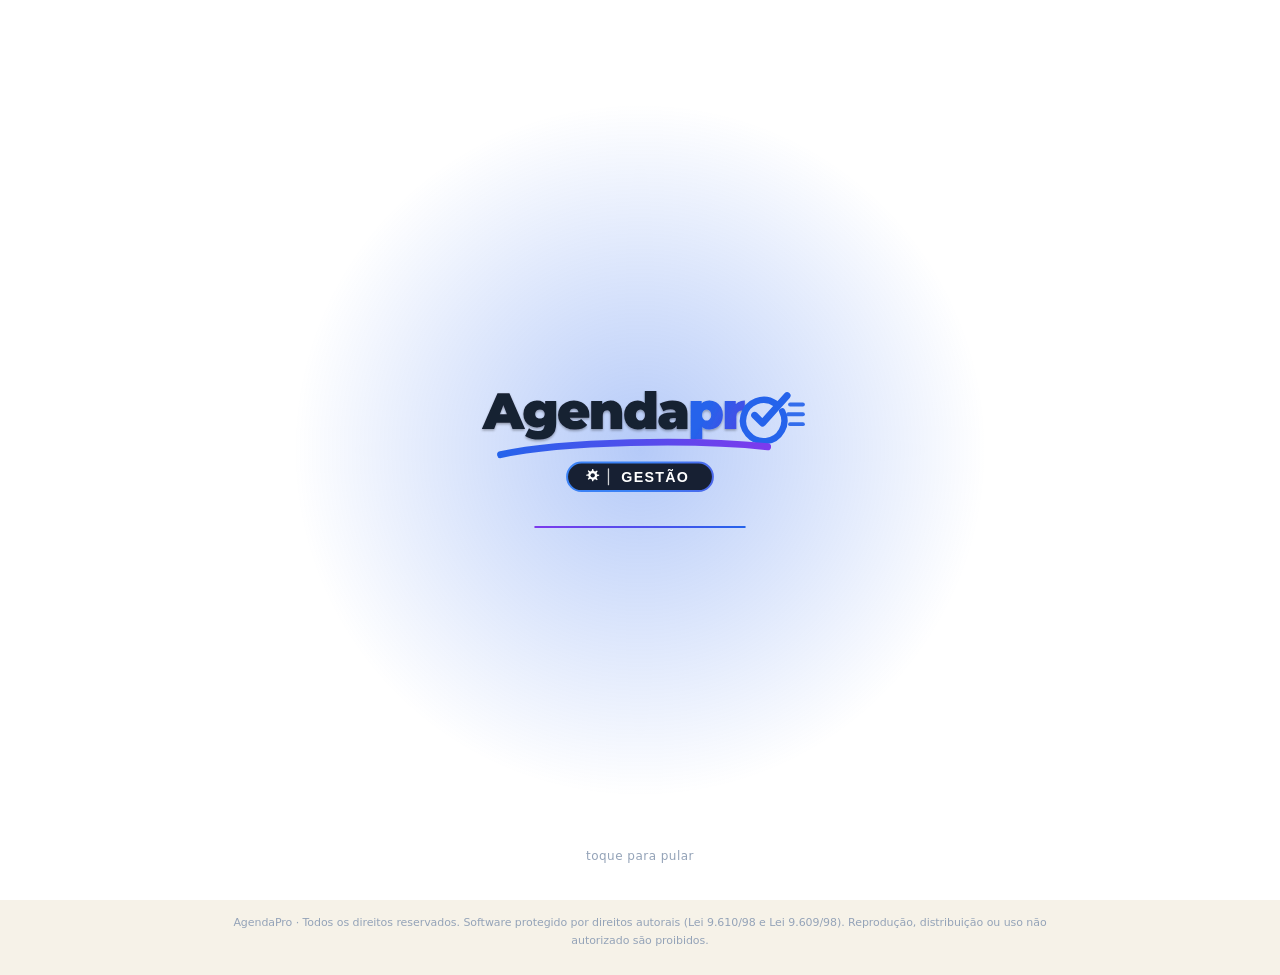
<file: entrar.html>
<!DOCTYPE html>
<html lang="pt-BR">
<head>
<meta charset="UTF-8" />
<!-- NAO ABRE DENTRO DE OUTRO SITE (auditoria de seguranca). Sem isto, um site
     qualquer punha esta tela num quadro invisivel e fazia a dona clicar sem
     saber (clickjacking). O GitHub Pages nao deixa mandar o cabecalho que
     barra isso, entao a pagina se recusa sozinha: some e abre no lugar
     certo. O link da cliente (agendar.html) fica de fora de proposito: o
     salao pode querer o agendamento dentro do proprio site. -->
<script>if(window.top!==window.self){document.documentElement.style.display='none';try{window.top.location.replace(window.location.href);}catch(e){}}</script>
<meta name="viewport" content="width=device-width, initial-scale=1, viewport-fit=cover" />
<title>Entrar — AgendaPro</title>
<meta name="description" content="Entre no painel do seu salão, barbearia ou estúdio." />
<meta name="theme-color" content="#0F172A" />
<link rel="manifest" href="manifest.webmanifest" />
<link rel="icon" type="image/png" href="icones/icone-192.png" />
<link rel="apple-touch-icon" href="icones/apple-touch-icon.png" />
<script>
/* A abertura é LIGADA por este script, no <head>, antes de qualquer pixel.
   Duas razões para não deixá-la ligada no HTML:

   1. Sem JavaScript ela ficaria por cima do login para sempre, e o sistema
      viraria uma tela preta bonita que não deixa ninguém entrar. Assim, sem
      JavaScript simplesmente não há abertura — e o login funciona.
   2. Aqui em cima, e não no fim da página: ligada depois, o navegador já
      teria pintado o formulário, e a abertura entraria por cima de uma tela
      que a pessoa começou a ler. O piscado é pior que não ter abertura.

   Quem pediu menos animação no sistema operacional não recebe: a abertura
   inteira dura 300ms de esmaecimento, sem movimento. */
try{
  document.documentElement.className +=
    matchMedia('(prefers-reduced-motion: reduce)').matches
      ? ' com-abertura sem-movimento' : ' com-abertura';
}catch(e){}
</script>
<style>
/* ===========================================================================
   AgendaPro — entrar
   ---------------------------------------------------------------------------
   Duas faixas: a marca e o formulário. No computador ficam lado a lado; no
   celular a marca vira uma tarja curta no alto e o formulário ocupa o resto.

   A marca não é enfeite. Quem chega aqui veio de um link no WhatsApp ou de
   um anúncio, e precisa reconhecer onde está antes de digitar a senha.
   =========================================================================== */
*{box-sizing:border-box;margin:0;padding:0;-webkit-tap-highlight-color:transparent}
button,input,select{font:inherit;color:inherit}
button{cursor:pointer;border:none;background:none}

/* ── A ABERTURA ───────────────────────────────────────────────────────────
   Três segundos de marca antes do login. É tempo que se cobra da pessoa, e
   por isso três coisas são obrigatórias:

     · qualquer clique, toque ou tecla pula na hora — quem já viu não precisa
       ver de novo, e quem está com pressa não deve ser obrigado a esperar;
     · o formulário já está montado atrás, então quando a cortina sobe não há
       carregamento nenhum, só a tela pronta;
     · `pointer-events:none` no fim, e depois some do DOM. Camada invisível
       sobrando por cima é o clássico "o botão não clica e ninguém sabe por
       quê".
   ──────────────────────────────────────────────────────────────────────── */
.abertura{ display:none }
.com-abertura .abertura{
  display:grid; place-items:center; position:fixed; inset:0; z-index:120;
  background:var(--painel); overflow:hidden;
}
/* O brilho nasce junto com a marca, atrás dela. Sozinho seria só um borrão
   roxo; o que ele faz é dar profundidade ao logotipo, que é plano. */
.abertura::before{
  content:""; position:absolute; width:720px; height:720px; border-radius:50%;
  background:radial-gradient(circle, rgba(37,99,235,.34), rgba(37,99,235,0) 68%);
  animation:brilho-nasce 1.5s cubic-bezier(.22,.61,.36,1) both;
}
.abertura-in{ position:relative; text-align:center; padding:0 24px }
.abertura-marca{
  width:min(340px, 74vw); height:auto; display:block; margin:0 auto;
  animation:marca-sobe .78s cubic-bezier(.22,.61,.36,1) both;
}
/* O traço não é enfeite: ele mostra que a espera tem fim. Barra parada por
   três segundos faz a pessoa achar que travou. */
.abertura-traco{
  width:min(212px, 52vw); height:2px; margin:30px auto 0; border-radius:2px;
  background:var(--n-200); overflow:hidden;
}
.abertura-traco i{
  display:block; height:100%; width:100%; border-radius:2px;
  background:linear-gradient(90deg, var(--mg-500), var(--az-fundo));
  transform-origin:left; transform:scaleX(0);
  animation:traco-corre 2.35s cubic-bezier(.4,0,.2,1) .28s both;
}
.abertura-pular{
  position:absolute; left:0; right:0; bottom:34px; text-align:center;
  font-size:12px; letter-spacing:.04em; color:var(--txt3);
  animation:aparece-devagar .5s ease 1.5s both;
}

@keyframes brilho-nasce{
  from{ opacity:0; transform:scale(.62) } to{ opacity:1; transform:scale(1) }
}
@keyframes marca-sobe{
  from{ opacity:0; transform:translateY(12px) scale(.955) }
  to  { opacity:1; transform:none }
}
@keyframes traco-corre{ from{ transform:scaleX(0) } to{ transform:scaleX(1) } }
@keyframes aparece-devagar{ from{ opacity:0 } to{ opacity:1 } }

/* A saída. `visibility` junto do `opacity` porque elemento com opacidade
   zero continua clicável, e um formulário atrás de vidro invisível é o pior
   defeito possível numa tela de entrar. */
.abertura.saindo{
  opacity:0; visibility:hidden; transform:scale(1.035);
  transition:opacity .5s ease, transform .5s ease, visibility 0s linear .5s;
  pointer-events:none;
}
/* Enquanto a cortina está de pé, a página atrás não rola. */
html.com-abertura, html.com-abertura body{ overflow:hidden }

/* Quem pediu menos animação recebe a marca parada, e curta. */
.sem-movimento .abertura::before,
.sem-movimento .abertura-marca,
.sem-movimento .abertura-traco i,
.sem-movimento .abertura-pular{ animation:none }
.sem-movimento .abertura-traco{ display:none }
.sem-movimento .abertura.saindo{ transform:none; transition-duration:.3s }

.entrada-tela{ min-height:100dvh; display:grid; grid-template-columns:1fr 1fr }

/* ── A faixa da marca ─────────────────────────────────────────────────── */
/* Centrado nos dois eixos. Sem a manchete, o que sobra é logotipo, uma frase
   e três provas — pouco conteúdo para uma coluna inteira, e pouco conteúdo
   alinhado à esquerda numa metade de tela fica torto, como sobra. Centrado
   vira composição. */
.lado-marca{
  background:linear-gradient(160deg, var(--az-50) 0%, var(--rx-50) 100%);
  color:var(--txt);
  padding:48px 44px; display:flex; flex-direction:column;
  justify-content:center; align-items:center; text-align:center;
  position:relative; overflow:hidden;
}
/* Um brilho difuso atrás da marca, e nada além disso. A alternativa comum —
   foto de salão de banco de imagens — envelhece em seis meses e não é o salão
   de ninguém. Com o conteúdo no meio, o brilho veio do canto para o alto do
   centro: no canto ele iluminava o vazio. */
.lado-marca::before{
  content:""; position:absolute; width:560px; height:560px; border-radius:50%;
  top:-230px; left:50%; transform:translateX(-50%); pointer-events:none;
  background:radial-gradient(circle, rgba(37,99,235,.28), rgba(37,99,235,0) 70%);
}
.lado-marca > *{ position:relative }
.marca-grande{ width:min(300px,80%); height:auto; margin-bottom:26px }
.lado-marca p{ color:var(--txt2); font-size:15px; max-width:34ch; line-height:1.6 }

/* `inline-flex` para o bloco encolher até o texto mais longo e ficar centrado
   como um todo, com as três linhas alinhadas entre si. Se fosse `flex`, ele
   ocuparia a coluna inteira e cada ✓ pousaria numa distância diferente do que
   descreve — três linhas centradas uma a uma nunca formam lista. */
.provas{
  margin-top:32px; display:inline-flex; flex-direction:column; gap:11px;
  text-align:left;
}
.prova{ display:flex; gap:10px; align-items:flex-start; font-size:14px; color:var(--txt2) }
.prova .ic-svg{ color:var(--az-600); width:17px; height:17px; margin-top:2px; flex:none }

/* ── A faixa do formulário ────────────────────────────────────────────── */
.lado-forma{
  background:var(--painel); display:flex; align-items:center; justify-content:center;
  padding:48px 28px;
}
.forma{ width:100%; max-width:376px }
.forma h2{ font-size:1.6rem; font-weight:640; letter-spacing:-.026em; margin-bottom:5px }
.forma .sub{ color:var(--txt2); margin-bottom:28px; font-size:15px }

.campo{ margin-bottom:16px }
.campo label{ display:block; font-size:13.5px; font-weight:560; margin-bottom:7px }
.entrada{ position:relative }
.entrada input{
  width:100%; padding:13px 13px 13px 42px; font-size:16px;
  border:1px solid var(--borda); border-radius:var(--r-sm); background:var(--painel2);
}
.entrada .ic{
  position:absolute; left:14px; top:50%; transform:translateY(-50%);
  color:var(--txt3); pointer-events:none; line-height:0;
}
.entrada .olho{
  position:absolute; right:10px; top:50%; transform:translateY(-50%);
  color:var(--txt3); padding:7px; line-height:0;
}
.entrada .olho:hover{ color:var(--txt2) }

.grande{
  width:100%; padding:14px; border-radius:var(--r-sm); font-weight:580; font-size:16px;
  background:var(--acao); color:var(--acao-txt); border:1px solid var(--acao);
  box-shadow:var(--sombra-marca); margin-top:6px;
}
.grande:hover{ background:var(--acao-hover); border-color:var(--acao-hover) }
.grande:disabled{ opacity:.5; pointer-events:none; box-shadow:none }

.esqueci{
  display:block; width:100%; text-align:center; margin-top:14px;
  color:var(--txt2); font-size:14px;
}
.esqueci:hover{ color:var(--txt) }

/* ── Entrar com o Google: botão neutro, nas cores do tema ──────────────── */
.google{
  width:100%; padding:13px; border-radius:var(--r-sm); font-weight:580; font-size:15px;
  background:var(--painel); color:var(--txt); border:1px solid var(--borda);
  display:flex; align-items:center; justify-content:center; gap:10px;
}
.google:hover{ border-color:var(--acao); color:var(--acao) }
.google .g-ic{ width:22px; height:22px; border-radius:50%; display:grid; place-items:center;
  border:1.5px solid currentColor; font-weight:800; font-size:12px; line-height:1 }
.ou{ display:flex; align-items:center; gap:14px; margin:14px 0; color:var(--txt3); font-size:12.5px }
.ou::before, .ou::after{ content:""; flex:1; height:1px; background:var(--borda) }

/* ── O convite para cadastrar ─────────────────────────────────────────── */
.risco{
  display:flex; align-items:center; gap:14px; margin:26px 0 20px;
  color:var(--txt3); font-size:12.5px;
}
.risco::before, .risco::after{ content:""; flex:1; height:1px; background:var(--borda) }

.convite{
  border:1px solid var(--borda); border-radius:var(--r); padding:17px;
  background:var(--painel2); text-align:center;
}
.convite b{ display:block; font-size:15px; margin-bottom:3px }
.convite p{ color:var(--txt2); font-size:13.5px; margin-bottom:13px; line-height:1.5 }
.convite .b2{
  text-decoration:none;
  display:inline-flex; align-items:center; justify-content:center; gap:8px;
  width:100%; padding:12px; border-radius:var(--r-sm); font-weight:560; font-size:15px;
  border:1px solid var(--borda); background:var(--painel); color:var(--txt);
  box-shadow:var(--sombra-xs);
}
.convite .b2:hover{ border-color:var(--borda-forte); box-shadow:var(--sombra) }

.aviso{
  display:flex; gap:10px; padding:12px 14px; border-radius:var(--r-sm);
  font-size:14px; line-height:1.5; margin-bottom:18px;
}
.aviso.ruim{
  background:var(--er-soft); border:1px solid rgba(179,38,30,.3);
  border-left:3px solid var(--er-500);
}
.aviso.info{
  background:var(--ac-soft); border:1px solid var(--ac-line);
  border-left:3px solid var(--ac-600);
}
/* O botão dentro do aviso: 40px de altura de toque, porque quem chega nele
   está no celular tentando entrar e já errou uma vez. */
.aviso .relink{
  display:inline-flex; align-items:center; min-height:40px; margin-top:8px;
  padding:0 14px; border-radius:var(--r-sm); font-size:14px; font-weight:560;
  border:1px solid var(--borda-forte); background:var(--painel); color:var(--txt);
}
.aviso .relink:hover{ background:var(--painel2) }
.aviso .relink:disabled{ opacity:.5; pointer-events:none }
.rodape{ margin-top:26px; font-size:12px; color:var(--txt3); text-align:center; line-height:1.7 }

/* ── Celular: a marca vira tarja, o formulário ganha a tela ───────────── */
@media (max-width:900px){
  .entrada-tela{ grid-template-columns:1fr; min-height:auto }
  .lado-marca{ padding:26px 22px 24px }
  .lado-marca::before{ width:340px; height:340px; top:-140px; right:-120px }
  .marca-grande{ width:210px; margin-bottom:14px }
  .lado-marca p{ font-size:14px }
  /* As três provas somem no celular: elas convencem quem está decidindo, e
     quem abre no telefone quase sempre já é cliente e só quer entrar. */
  .provas{ display:none }
  .lado-forma{ padding:28px 20px 40px; align-items:flex-start }
}

.rodape-legal{
  max-width:900px;margin:0 auto;padding:14px 16px 26px;
  font-size:11px;line-height:1.6;color:var(--txt3,#8a8a8a);text-align:center;
}
</style>
<link rel="stylesheet" href="estilo.css" />
</head>
<body>

<!-- A cortina. `aria-hidden` porque para quem usa leitor de tela ela não
     existe: o logotipo já está na página atrás, e anunciar a mesma marca duas
     vezes só atrapalha. -->
<div class="abertura" id="abertura" aria-hidden="true">
  <div class="abertura-in">
    <img class="abertura-marca" src="icones/logotipo.svg" alt="">
    <div class="abertura-traco"><i></i></div>
  </div>
  <div class="abertura-pular">toque para pular</div>
</div>

<div class="entrada-tela">

  <section class="lado-marca">
    <img class="marca-grande" src="icones/logotipo.svg" alt="AgendaPro Gestão">
    <p>O cliente marca sozinho pelo link, você acompanha tudo de um lugar só —
       agenda, clientes, comissão e relatórios.</p>
    <div class="provas">
      <div class="prova"><span data-ico="ok"></span>
        Grátis para começar, sem cartão de crédito</div>
      <div class="prova"><span data-ico="ok"></span>
        Funciona no celular, no computador e sem internet</div>
      <div class="prova"><span data-ico="ok"></span>
        Serve salão, barbearia, manicure, estética e estúdio</div>
    </div>
  </section>

  <section class="lado-forma">
    <div class="forma">
      <h2>Entrar</h2>
      <p class="sub">Acesse o painel do seu estabelecimento.</p>

      <div id="recado"></div>

      <!-- Entrar com o Google: so na nuvem (na demonstracao nao ha conta). -->
      <div id="caixaGoogle" style="display:none">
        <button class="google" type="button" id="btGoogle" onclick="entrarComGoogle()">
          <span class="g-ic" aria-hidden="true">G</span>Continuar com o Google</button>
        <div class="ou">ou com e-mail e senha</div>
      </div>

      <form id="formEntrar" onsubmit="event.preventDefault();entrar()">
        <div class="campo">
          <label for="email">E-mail</label>
          <div class="entrada"><span class="ic" data-ico="email"></span>
            <input id="email" type="email" autocomplete="username"
                   placeholder="voce@exemplo.com" required></div>
        </div>

        <div class="campo">
          <label for="senha">Senha</label>
          <div class="entrada"><span class="ic" data-ico="cadeado"></span>
            <input id="senha" type="password" autocomplete="current-password"
                   placeholder="Sua senha" required>
            <button class="olho" type="button" onclick="verSenha()"
                    aria-label="Mostrar senha"><span data-ico="olho"></span></button></div>
        </div>

        <button class="grande" id="btEntrar" type="submit">Entrar no painel</button>
      </form>

      <button class="esqueci" onclick="esqueci()">Esqueci minha senha</button>

      <div class="risco">ainda não tem conta?</div>

      <div class="convite">
        <b>Cadastre seu estabelecimento</b>
        <p>Salão, barbearia, esmalteria ou estúdio. Leva dois minutos e o link
           de agendamento sai pronto.</p>
        <a class="b2" href="criar.html">
          <span data-ico="mais"></span>Criar conta grátis</a>
      </div>

      <p class="rodape">
        AgendaPro · <span id="ambiente">demonstração</span><br>
        Ao entrar você concorda com os termos de uso.
      </p>
    </div>
  </section>

</div>

<script src="icones.js"></script>
<script src="imagens.js"></script>
<script src="endereco.js"></script>
<script src="config.js"></script>
<script src="dados.js"></script>
<script>
/* ===========================================================================
   Entrar
   ---------------------------------------------------------------------------
   Em modo demonstração não existe senha para conferir: o botão leva direto
   para o app. Dizer isso em voz alta é melhor do que aceitar qualquer senha e
   deixar a pessoa achando que autenticou.
   =========================================================================== */
const NA_NUVEM = !!(window.Dados && window.Dados.ligado);

/* ── A abertura ────────────────────────────────────────────────────────────
   Sobe sozinha aos 3 segundos, ou na hora em que a pessoa tocar em qualquer
   lugar. `fechada` existe porque as duas coisas podem acontecer juntas: o
   toque aos 2,9s dispararia a saída, e o relógio dispararia de novo em
   seguida — a segunda chamada reiniciaria a transição e a cortina piscaria
   de volta.

   No fim ela sai do DOM. Enquanto está lá, mesmo invisível, ela é um
   retângulo do tamanho da tela por cima de tudo.
   ──────────────────────────────────────────────────────────────────────── */
function abrirCortina(){
  const cortina = document.getElementById('abertura');
  if(!cortina || !document.documentElement.classList.contains('com-abertura')) return;

  let fechada = false;
  const fechar = () => {
    if(fechada) return;
    fechada = true;
    cortina.classList.add('saindo');
    document.documentElement.classList.remove('com-abertura');
    // Depois da transição, fora do DOM de vez.
    setTimeout(() => cortina.remove(), 700);
    // O primeiro campo ganha o cursor: quem esperou a abertura já pode
    // digitar sem precisar clicar em nada.
    setTimeout(() => { try{ document.getElementById('email').focus(); }catch(e){} }, 520);
  };

  const relogio = setTimeout(fechar, 3000);
  const pular = () => { clearTimeout(relogio); fechar(); };

  // `once` para o ouvinte se remover sozinho; `passive` no toque para o
  // navegador não esperar para saber se vamos cancelar a rolagem.
  addEventListener('pointerdown', pular, { once:true, passive:true });
  addEventListener('keydown',     pular, { once:true });
}

/* O `<div>` de dentro não é enfeite: `.aviso` é `display:flex`, e sem ele
   cada pedaço da mensagem — o `<b>`, o texto, o botão — vira uma COLUNA
   separada lado a lado. Com uma frase só passava despercebido; com "negrito
   + explicação + botão" a caixa se desmonta. Envolvido, é um bloco só. */
function mostrar(tipo, texto){
  document.getElementById('recado').innerHTML =
    `<div class="aviso ${tipo}"><div>${texto}</div></div>`;
}

// O e-mail volta para dentro do aviso, e o aviso é innerHTML. Digitado pela
// própria pessoa, sim — mas endereço com `<` existe e quebraria a caixa.
function seguro(t){
  return String(t).replace(/[&<>"']/g,
    c => ({'&':'&amp;','<':'&lt;','>':'&gt;','"':'&quot;',"'":'&#39;'}[c]));
}

function verSenha(){
  const c = document.getElementById('senha');
  c.type = c.type === 'password' ? 'text' : 'password';
}

async function entrar(){
  const bt = document.getElementById('btEntrar');
  const email = document.getElementById('email').value.trim();
  const senha = document.getElementById('senha').value;

  if(!NA_NUVEM){
    location.href = 'app.html';
    return;
  }

  bt.disabled = true;
  bt.textContent = 'Entrando…';
  try{
    await Dados.entrar({ email, senha });
    location.href = 'app.html';
  }catch(e){
    /* ── O ERRO TEM QUE VIRAR FRASE, NUNCA NÚMERO ─────────────────────────
       Esta tela já mostrou, para uma senha errada, "Não consegui entrar:
       400". O motivo vinha escrito no corpo da resposta do Supabase, no
       campo `msg` — que o `conferir()` do dados.js não lia. Lê agora, e o
       código de erro (`error_code`) sobe junto.

       A escolha é pelo CÓDIGO, não pelo texto: `invalid_credentials` é a
       mesma palavra em toda versão do Supabase, enquanto a frase em inglês
       muda. O casamento por texto fica embaixo, para servidor antigo.

       E o `else` no fim nunca mais mostra só o número: se nem código nem
       frase vierem, ele diz o que a pessoa pode fazer. */
    console.error('[AgendaPro] falha ao entrar:', e);
    ultimoEmail = email;
    const cod = String(e.codigo || '');
    const cru = String(e.message || '');
    const eh = (codigo, texto) => cod === codigo || (!cod && texto.test(cru));

    if(eh('invalid_credentials', /invalid login|invalid_grant|credentials/i)){
      mostrar('ruim', '<b>E-mail ou senha não conferem.</b> Confira e tente de '
        + 'novo, ou use "Esqueci minha senha".');

    }else if(eh('email_not_confirmed', /email not confirmed/i)){
      /* Sem o botão de reenviar isto é um beco: a mensagem original pode ser
         de dias atrás, e criar outra conta esbarra em "e-mail já cadastrado". */
      mostrar('ruim', '<b>Falta confirmar o e-mail.</b> Procure a mensagem que '
        + 'mandamos para <b>' + seguro(email) + '</b> — às vezes ela cai no lixo '
        + 'eletrônico.<br><button class="relink" onclick="reenviar()" '
        + 'id="btReenviar">Reenviar o e-mail de confirmação</button>');

    }else if(eh('user_banned', /banned/i)){
      mostrar('ruim', '<b>Esta conta está bloqueada.</b> Fale com a gente para '
        + 'liberar.');

    }else if(cod.indexOf('rate_limit') >= 0 || e.status === 429){
      mostrar('ruim', '<b>Muitas tentativas seguidas.</b> Espere um minuto e '
        + 'tente de novo — o bloqueio é temporário.');

    }else if(eh('validation_failed', /missing|required/i)){
      mostrar('ruim', '<b>Faltou preencher o e-mail ou a senha.</b>');

    }else if(!navigator.onLine){
      mostrar('ruim', '<b>Você está sem internet.</b> Reconecte e tente de novo — '
        + 'nada do que você digitou se perdeu.');

    }else{
      /* Aqui entram queda de rede e erro do servidor. O texto cru vai junto,
         em letra miúda, porque é ele que resolve o chamado — mas depois da
         frase que diz o que fazer, não no lugar dela. */
      mostrar('ruim', '<b>Não consegui entrar agora.</b> Confira a conexão e '
        + 'tente de novo em instantes. Se continuar, mande esta linha para o '
        + 'suporte:<br><span class="mono">' + seguro(cru || ('HTTP ' + e.status))
        + '</span>');
    }
    bt.disabled = false;
    bt.textContent = 'Entrar no painel';
  }
}

/* ── Reenviar a confirmação ──────────────────────────────────────────────
   Só aparece depois de o login dizer `email_not_confirmed`, então já sabemos
   que a conta existe e que ela está esperando isso. O botão some no lugar da
   resposta: deixá-lo aceso convida ao segundo clique, e o Supabase limita o
   envio por hora — o segundo pedido vira "espere" e parece que falhou. */
let ultimoEmail = '';

async function reenviar(){
  const bt = document.getElementById('btReenviar');
  if(bt){ bt.disabled = true; bt.textContent = 'Enviando…'; }
  try{
    await Dados.reenviarConfirmacao(ultimoEmail);
    mostrar('ok', '<b>Mandamos de novo.</b><br>Abra o link que chegar em '
      + '<span class="mono">' + seguro(ultimoEmail) + '</span> e volte aqui. '
      + 'Se não chegar em alguns minutos, procure no lixo eletrônico.');
  }catch(e){
    console.error('[AgendaPro] reenvio da confirmação:', e);
    mostrar('ruim', '<b>Não consegui reenviar agora.</b> O Supabase limita '
      + 'quantos e-mails saem por hora. Espere alguns minutos e tente de novo.');
  }
}

async function esqueci(){
  if(!NA_NUVEM){
    mostrar('info', '<span>Nesta demonstração não existe senha — o botão '
      + '<b>Entrar no painel</b> abre o sistema direto.</span>');
    return;
  }

  const email = (document.getElementById('email').value || '').trim();
  if(!email || !email.includes('@')){
    mostrar('ruim', '<b>Digite seu e-mail no campo acima</b> e clique aqui de '
      + 'novo. É para lá que mandamos o link.');
    document.getElementById('email').focus();
    return;
  }

  const bt = document.querySelector('.esqueci');
  const rotulo = bt.textContent;
  bt.disabled = true; bt.textContent = 'Enviando…';
  try{
    await Dados.pedirNovaSenha(email);
  }catch(e){
    console.error('[AgendaPro] recuperação:', e);
    /* ── DUAS FALHAS, DUAS FRASES ─────────────────────────────────────────
       Nem aqui dizemos se o e-mail existe: contado, isso vira um verificador
       de contas de graça para quem quiser saber quem usa o sistema.

       Mas o limite de envio NÃO é sobre a conta — é do remetente, e vale
       igual para endereço que existe e para endereço que não existe. Contá-lo
       não vaza nada, e omiti-lo custa caro: o Supabase responde

         "For security purposes, you can only request this after 35 seconds"

       e nós dizíamos "verifique a conexão". A pessoa vai olhar o wi-fi, o
       cabo e o celular, sendo que o que faltava era esperar meio minuto.

       O aviso é `info`, não `ruim`: nada quebrou, só é cedo demais. */
    const cod = String(e.codigo || ''), cru = String(e.message || '');
    if(cod.indexOf('rate_limit') >= 0 || e.status === 429
       || /after \d+ seconds|rate limit|security purposes/i.test(cru)){
      const seg = (cru.match(/after (\d+) seconds/) || [])[1];
      mostrar('info', '<b>Espere ' + (seg ? seg + ' segundos' : 'um minuto')
        + ' para pedir de novo.</b> O Supabase limita quantos e-mails saem '
        + 'seguidos — não é erro seu, e o pedido anterior pode já estar a '
        + 'caminho. Confira a caixa de entrada e o lixo eletrônico.');
    } else {
      mostrar('ruim', '<b>Não consegui enviar agora.</b> Verifique a conexão e '
        + 'tente de novo em instantes.');
    }
    bt.disabled = false; bt.textContent = rotulo;
    return;
  }
  bt.disabled = false; bt.textContent = rotulo;

  /* A frase é deliberadamente "SE existir uma conta". Confirmar que o
     endereço está cadastrado ajudaria quem tem a lista de e-mails a descobrir
     quais são clientes — e não ajudaria em nada quem está tentando entrar. */
  // O e-mail é texto digitado: entra na tela escapado, como todo texto de
  // fora (auditoria de segurança). Hoje só a própria pessoa o digita — e é
  // por isso mesmo que não pode virar exceção no dia em que vier de um link.
  const emailSeguro = email.replace(/[&<>"']/g, c =>
    ({ '&':'&amp;', '<':'&lt;', '>':'&gt;', '"':'&quot;', "'":'&#39;' })[c]);
  mostrar('ok', '<b>Se existir uma conta com <span class="mono">' + emailSeguro
    + '</span>, o link já está a caminho.</b><br>Ele vale por uma hora. Se não '
    + 'chegar em alguns minutos, procure no lixo eletrônico.');
}

/* ── QUEM CHEGA PELO LINK DE CONFIRMAÇÃO ─────────────────────────────────
   O e-mail de "confirme seu cadastro" devolve a pessoa para cá com a sessão
   pronta no #fragmento — o Supabase já validou o link antes de redirecionar.
   Sem ler isso, ela cairia numa tela de login pedindo a senha de novo, com
   um token pendurado na barra de endereço que ninguém usa.

   O fragmento também é por onde vem a recusa (`#error=...`), e um link de
   confirmação vencido precisa dizer isso — não abrir um formulário calado.

   Roda antes da cortina: não faz sentido esperar 3 segundos de abertura para
   depois sair da página. */
function entrarComGoogle(){
  const url = Dados.urlDoGoogle && Dados.urlDoGoogle(new URL('entrar.html', location.href).href);
  if(url) location.href = url;
}

function chegouPeloEmail(){
  const h = location.hash || '';
  if(h.length < 2) return false;
  const f = new URLSearchParams(h.slice(1));
  const limpar = () =>
    history.replaceState(null, '', location.pathname + location.search);

  if(f.get('error') || f.get('error_code')){
    limpar();
    const d = f.get('error_description') || '';
    mostrar('ruim', /expired|invalid/i.test(d) || f.get('error_code') === 'otp_expired'
      ? '<b>Este link já venceu.</b> Digite seu e-mail e a senha aqui embaixo — '
        + 'se ainda faltar confirmar, aparece um botão para mandar outro.'
      : '<b>O link não funcionou.</b> Entre com e-mail e senha aqui embaixo.');
    return false;
  }

  /* ── RECUPERAÇÃO NÃO É LOGIN ──────────────────────────────────────────
     O token de recuperação também é uma sessão válida, e por isso o trecho
     abaixo o aceitaria e mandaria a pessoa para o painel — logada, sim, e
     sem NUNCA ter trocado a senha. Ela sairia dali achando que trocou, e no
     dia seguinte a senha velha (a que ela esqueceu) seria a única que vale.

     O Supabase marca a diferença em `type`. Recuperação vai para a tela de
     senha nova, com o fragmento inteiro, que é onde o token é usado. */
  if(f.get('type') === 'recovery'){
    location.replace('nova-senha.html' + (location.hash || ''));
    return true;
  }

  const tok = f.get('access_token');
  if(!tok || !NA_NUVEM) return false;
  Dados.entrarComToken({ token: tok, refresh: f.get('refresh_token') });
  limpar();
  location.replace('app.html');
  return true;
}

(function(){
  try{
    const t = localStorage.getItem('agendapro.demo.v1.tema');
    if(t) document.documentElement.setAttribute('data-tema', t);
  }catch(e){}

  if(chegouPeloEmail()) return;

  abrirCortina();

  /* Entrar com o Google: o Supabase Auth leva ao Google e volta para esta
     tela com a sessão no #fragmento — o mesmo caminho do link de e-mail, que
     o `chegouPeloEmail()` acima já lê e manda para o painel. Quem entra pela
     primeira vez, sem salão, cai no "crie o seu" do painel, e o criar.html
     segue com a conta Google (sem pedir e-mail e senha). O botão só aparece
     com o Google ligado no Supabase — antes, levaria a uma página de erro. */
  if(NA_NUVEM && Dados.googleLigado){
    Dados.googleLigado().then(on => {
      if(on) document.getElementById('caixaGoogle').style.display = '';
    });
  }

  /* A volta do "Excluir minha conta" (app.html). A conta já não existe, e a
     tela diz isso — sem o recado, a pessoa tentaria entrar e leria "e-mail
     ou senha errados", achando que a exclusão falhou. */
  if(new URLSearchParams(location.search).get('conta') === 'excluida'){
    mostrar('ok', '<b>Sua conta foi excluída.</b> O acesso e os dados dos '
      + 'estabelecimentos em que você era a dona foram apagados.');
    history.replaceState(null, '', location.pathname);
  }

  document.getElementById('ambiente').textContent =
    NA_NUVEM ? (window.Dados.ambiente || 'produção') : 'demonstração';

  if(!NA_NUVEM){
    // O aviso de "modo demonstração" saiu da abertura da tela. Ele explicava
    // uma condição do ambiente, não uma coisa que a pessoa precisa fazer, e
    // ocupava o lugar mais valioso da tela — logo acima do primeiro campo,
    // onde o olho vai antes de digitar. Quem chega aqui quer entrar. O rodapé
    // continua dizendo "demonstração", e o botão Esqueci minha senha explica
    // por extenso para quem tropeçar.
    //
    // Estas duas linhas FICAM: sem elas o navegador exige e-mail e senha
    // preenchidos, e na demonstração não há senha nenhuma para preencher —
    // o botão pararia de funcionar sem dizer por quê.
    document.getElementById('senha').removeAttribute('required');
    document.getElementById('email').removeAttribute('required');
  }

  if(!('serviceWorker' in navigator) || location.protocol === 'file:') return;
  navigator.serviceWorker.register('sw.js').catch(e => console.error(e));
})();
</script>
<p class="rodape-legal">AgendaPro · Todos os direitos reservados. Software protegido por direitos autorais (Lei 9.610/98 e Lei 9.609/98). Reprodução, distribuição ou uso não autorizado são proibidos.</p>
</body>
</html>
</file>
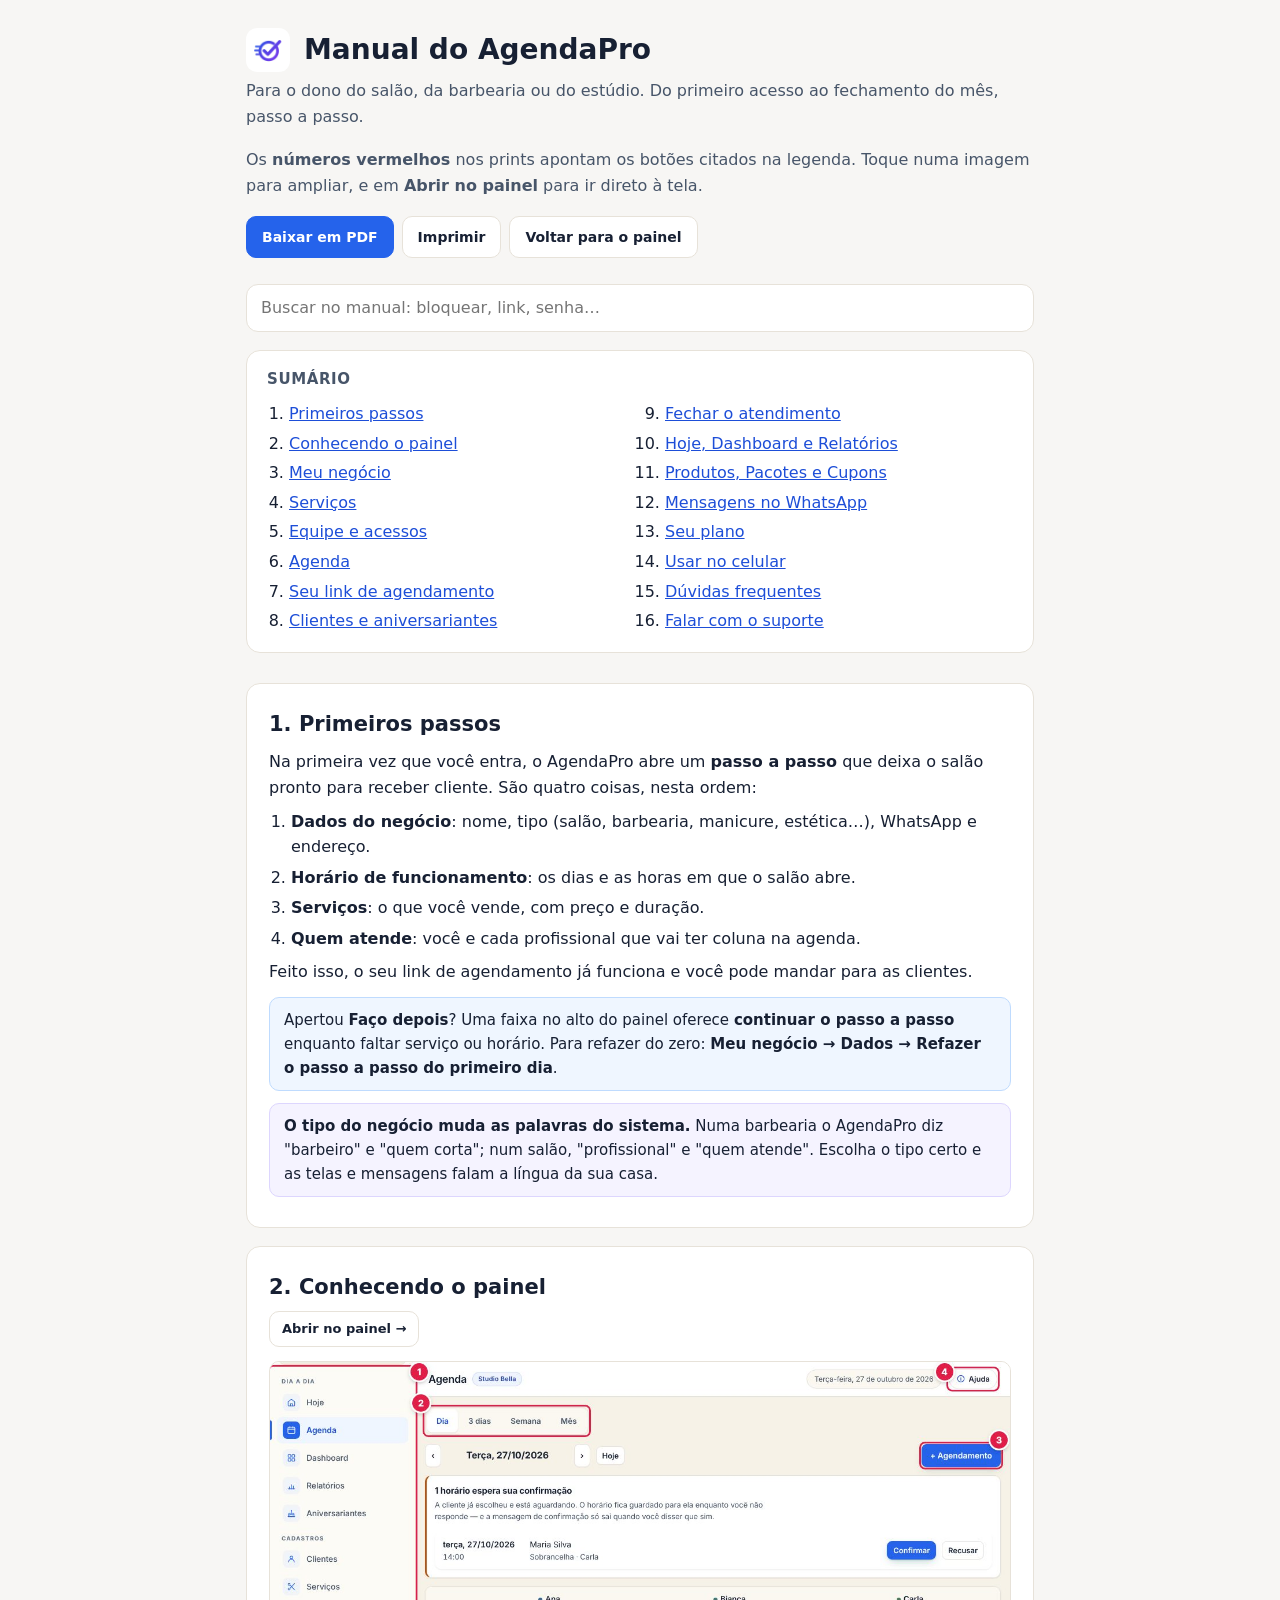
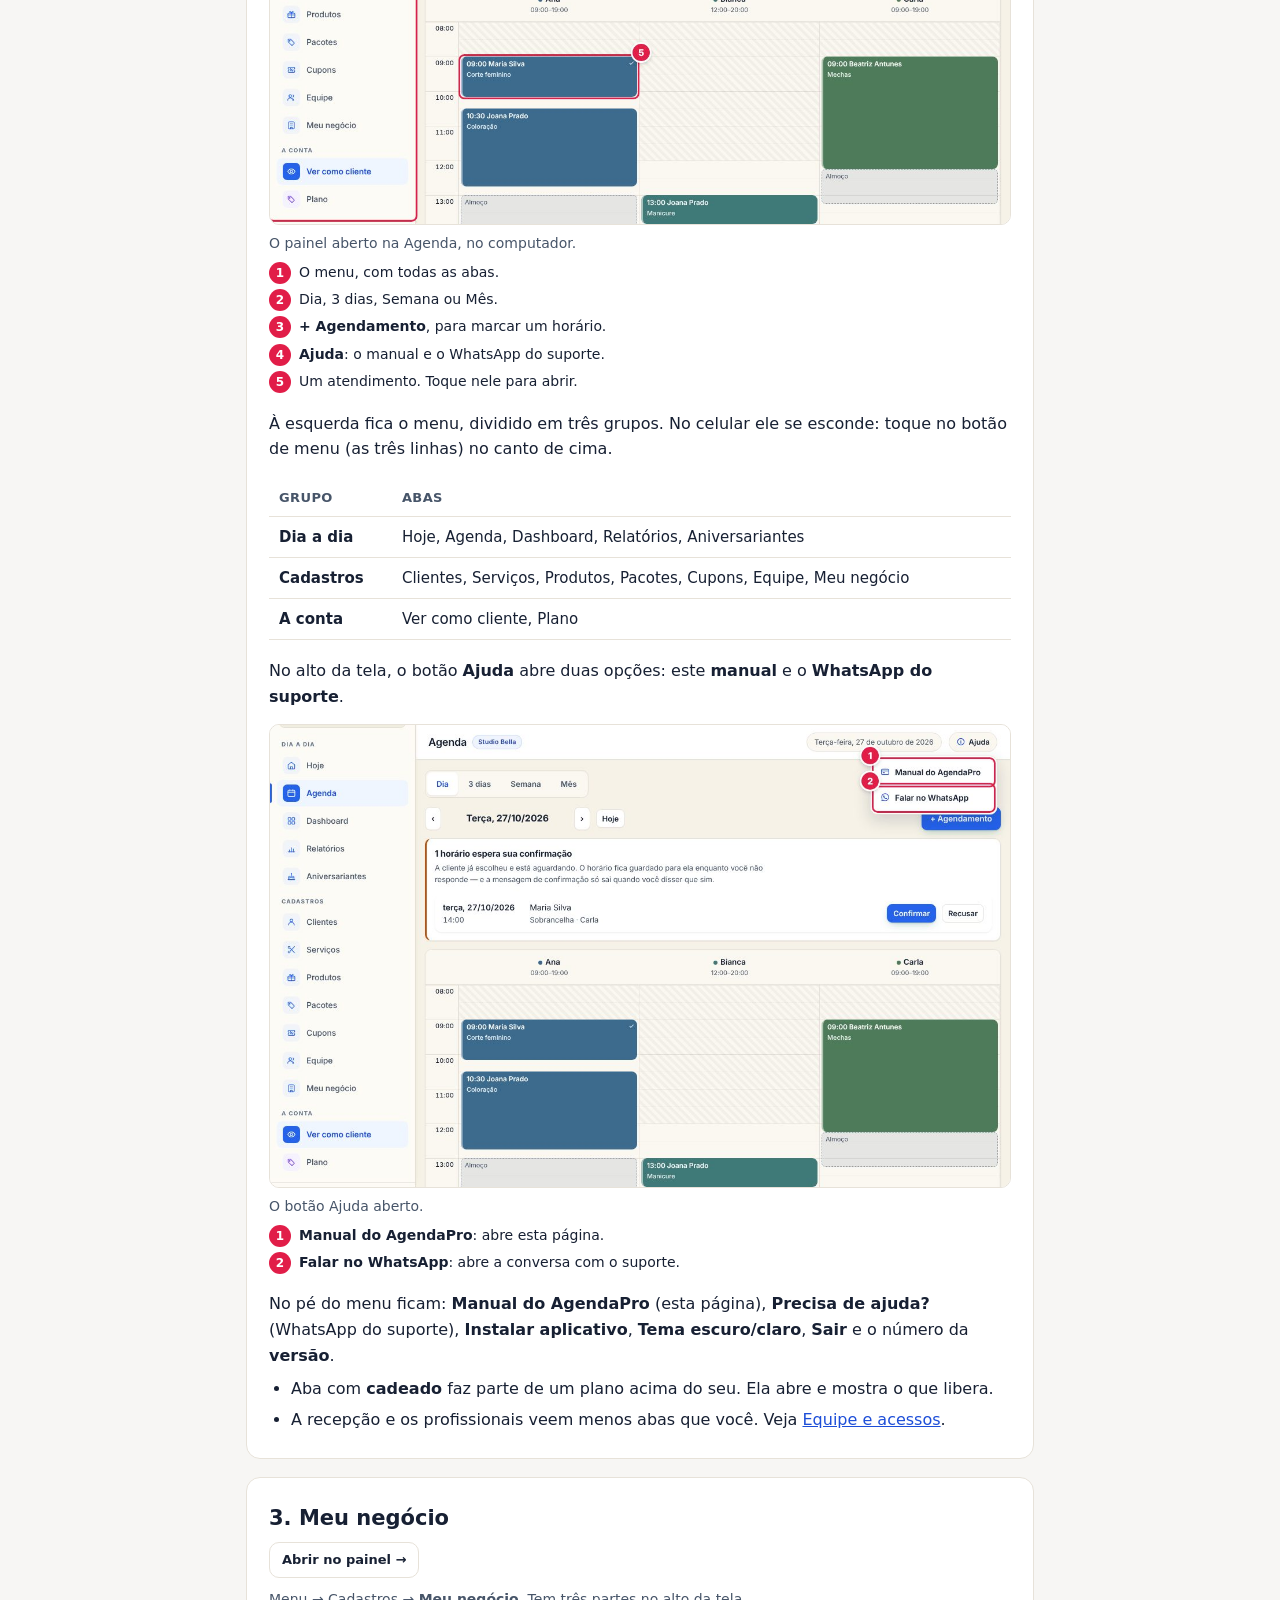
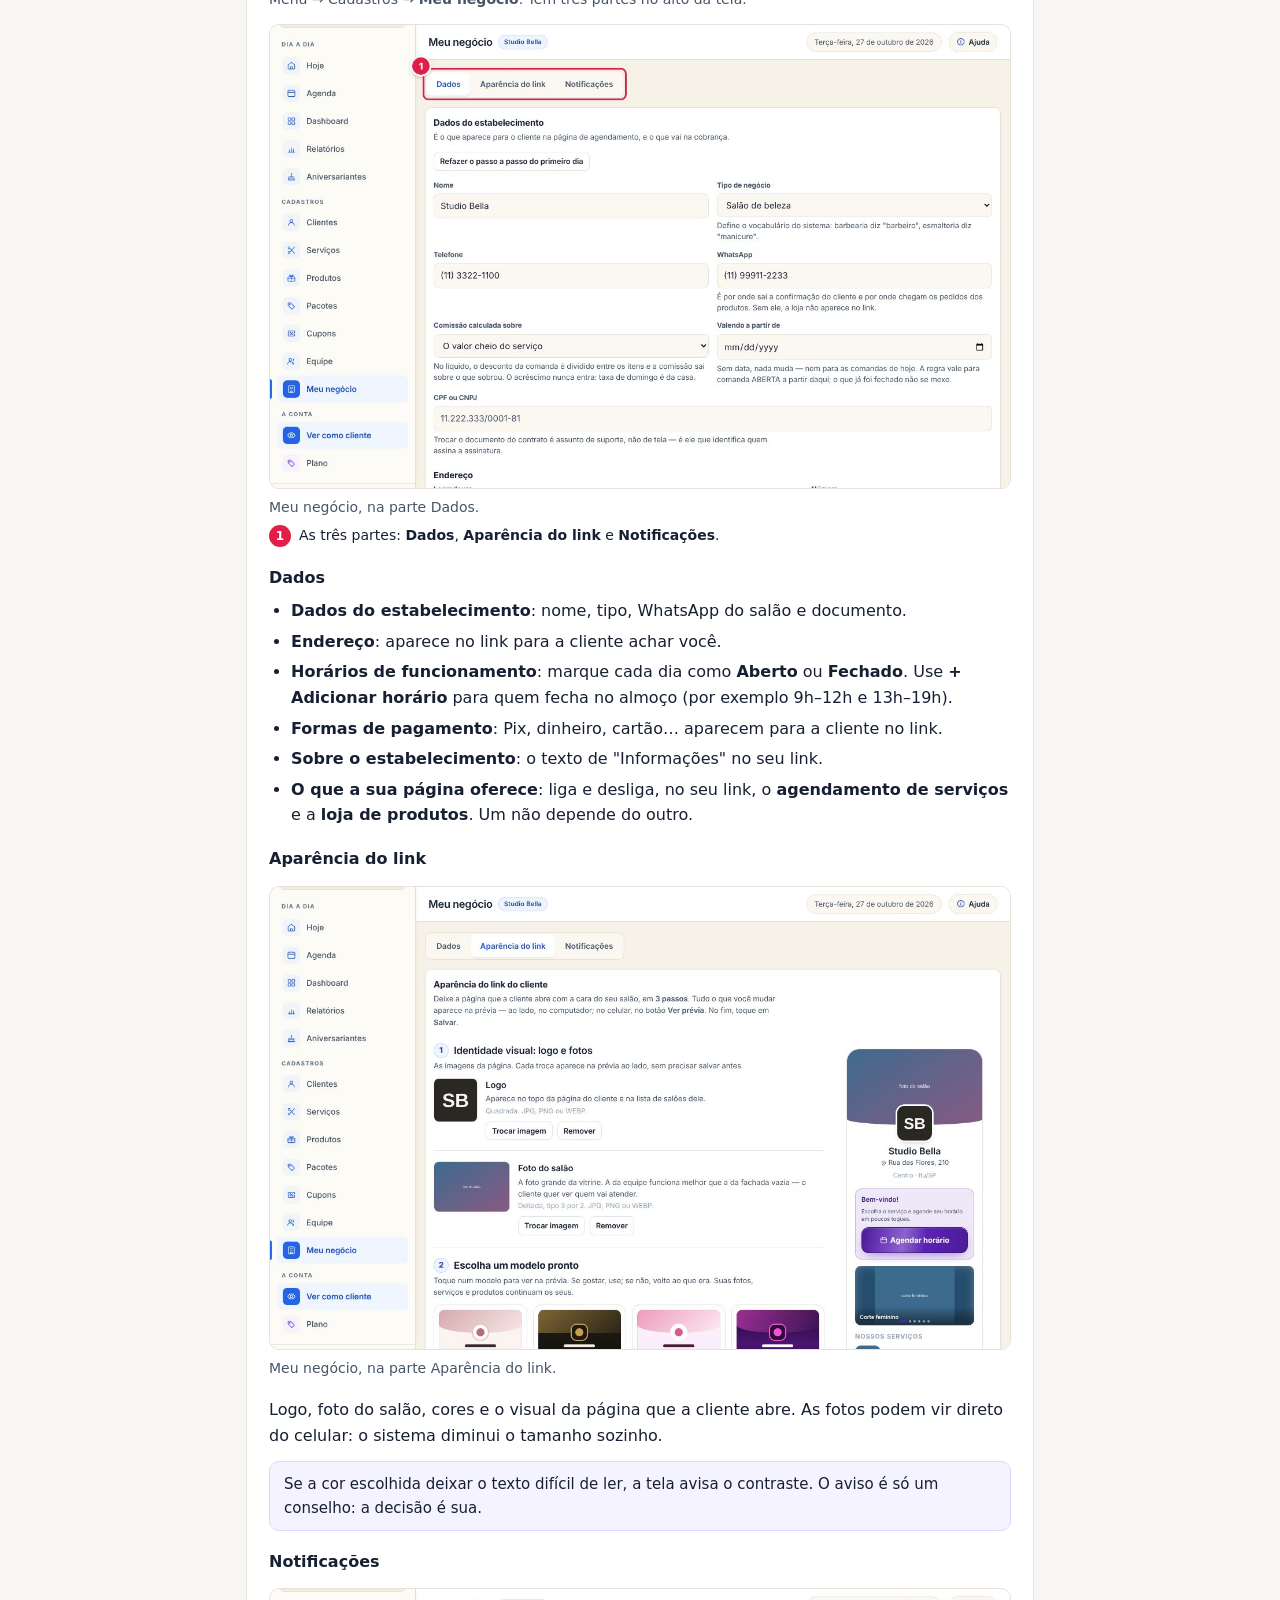
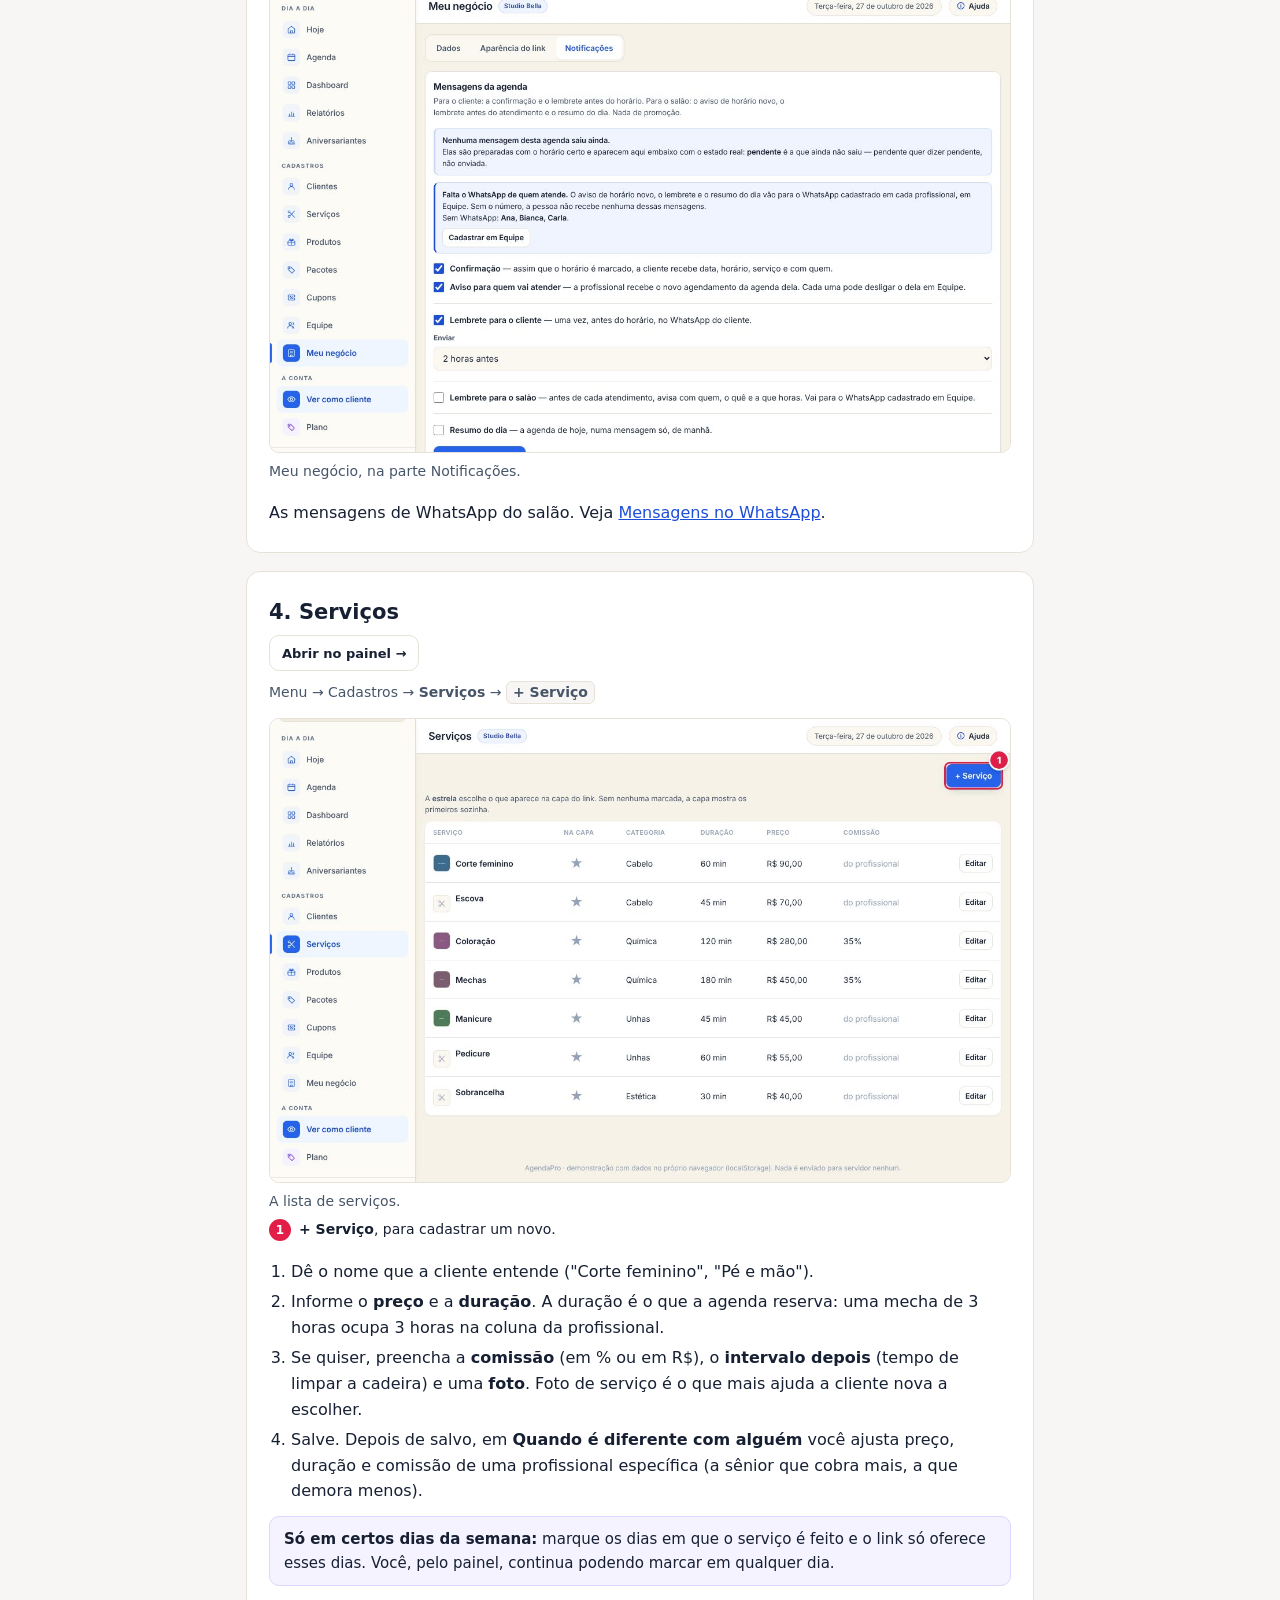
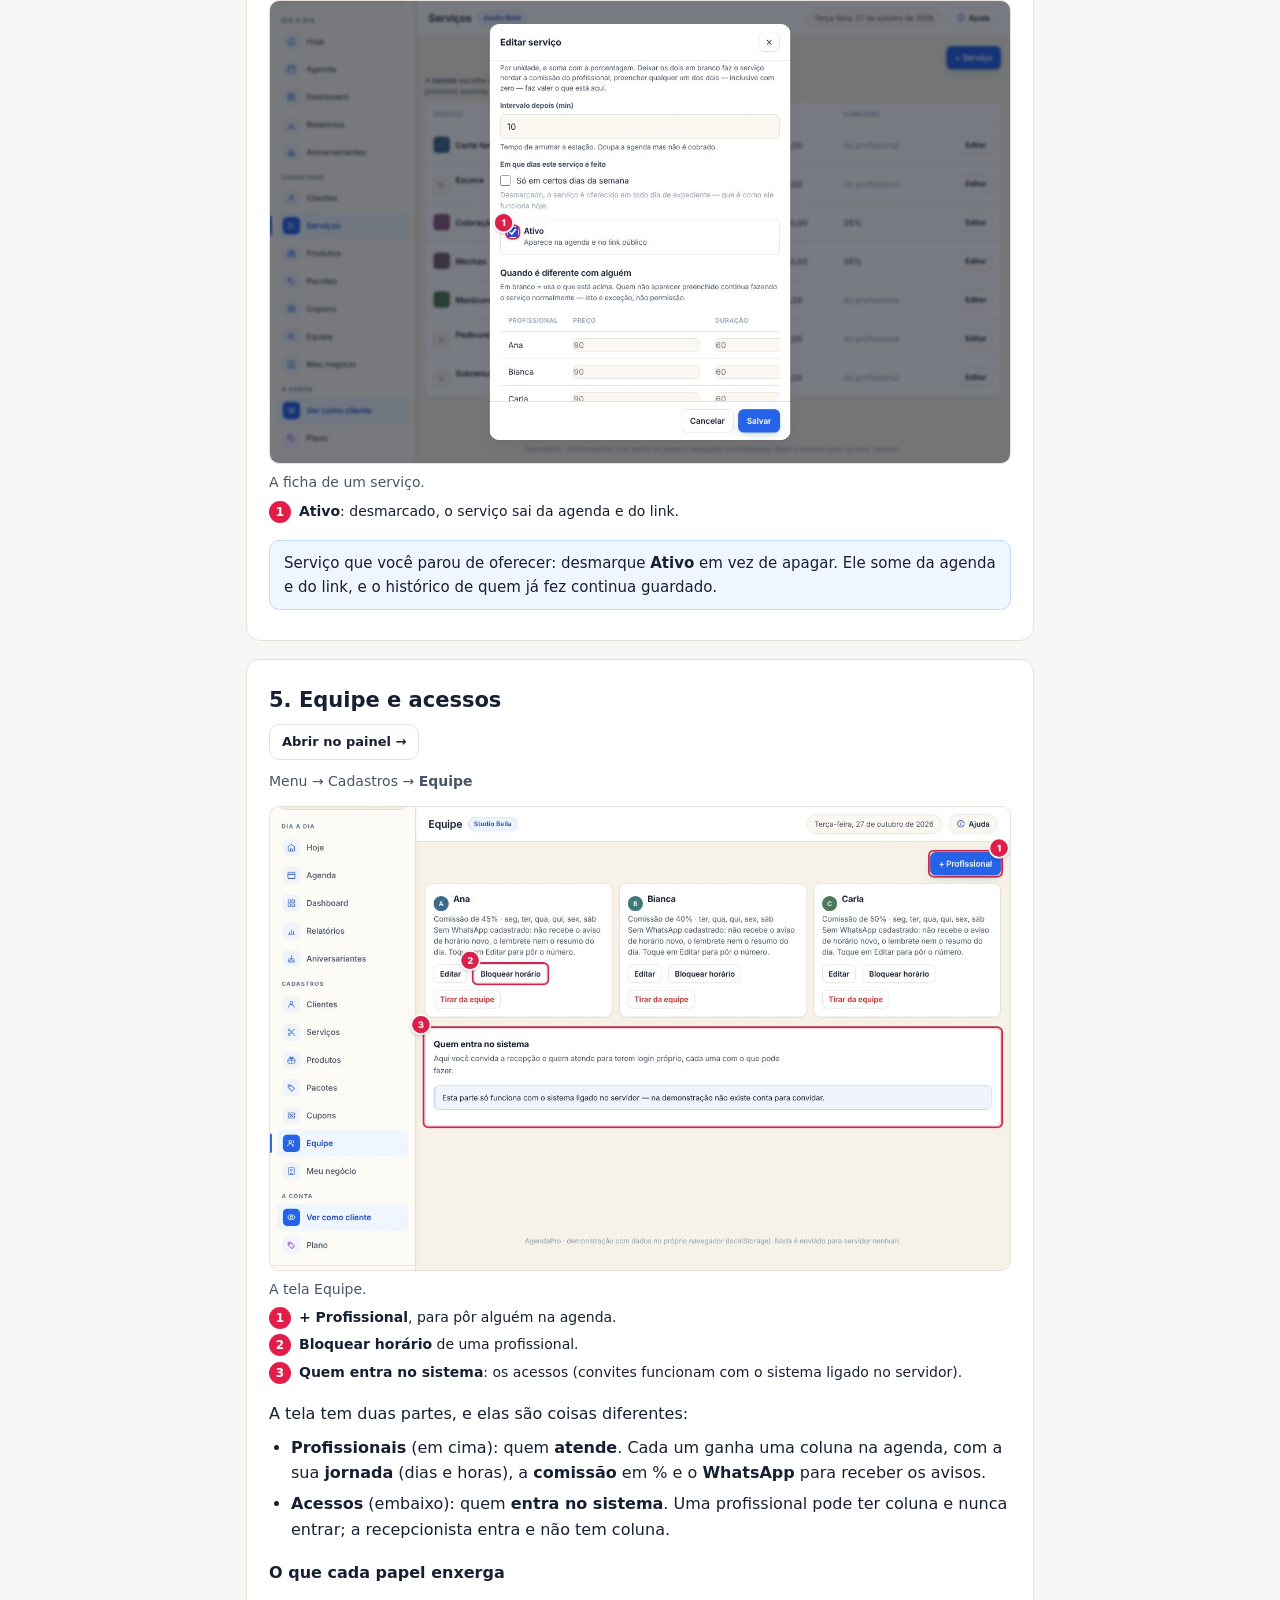
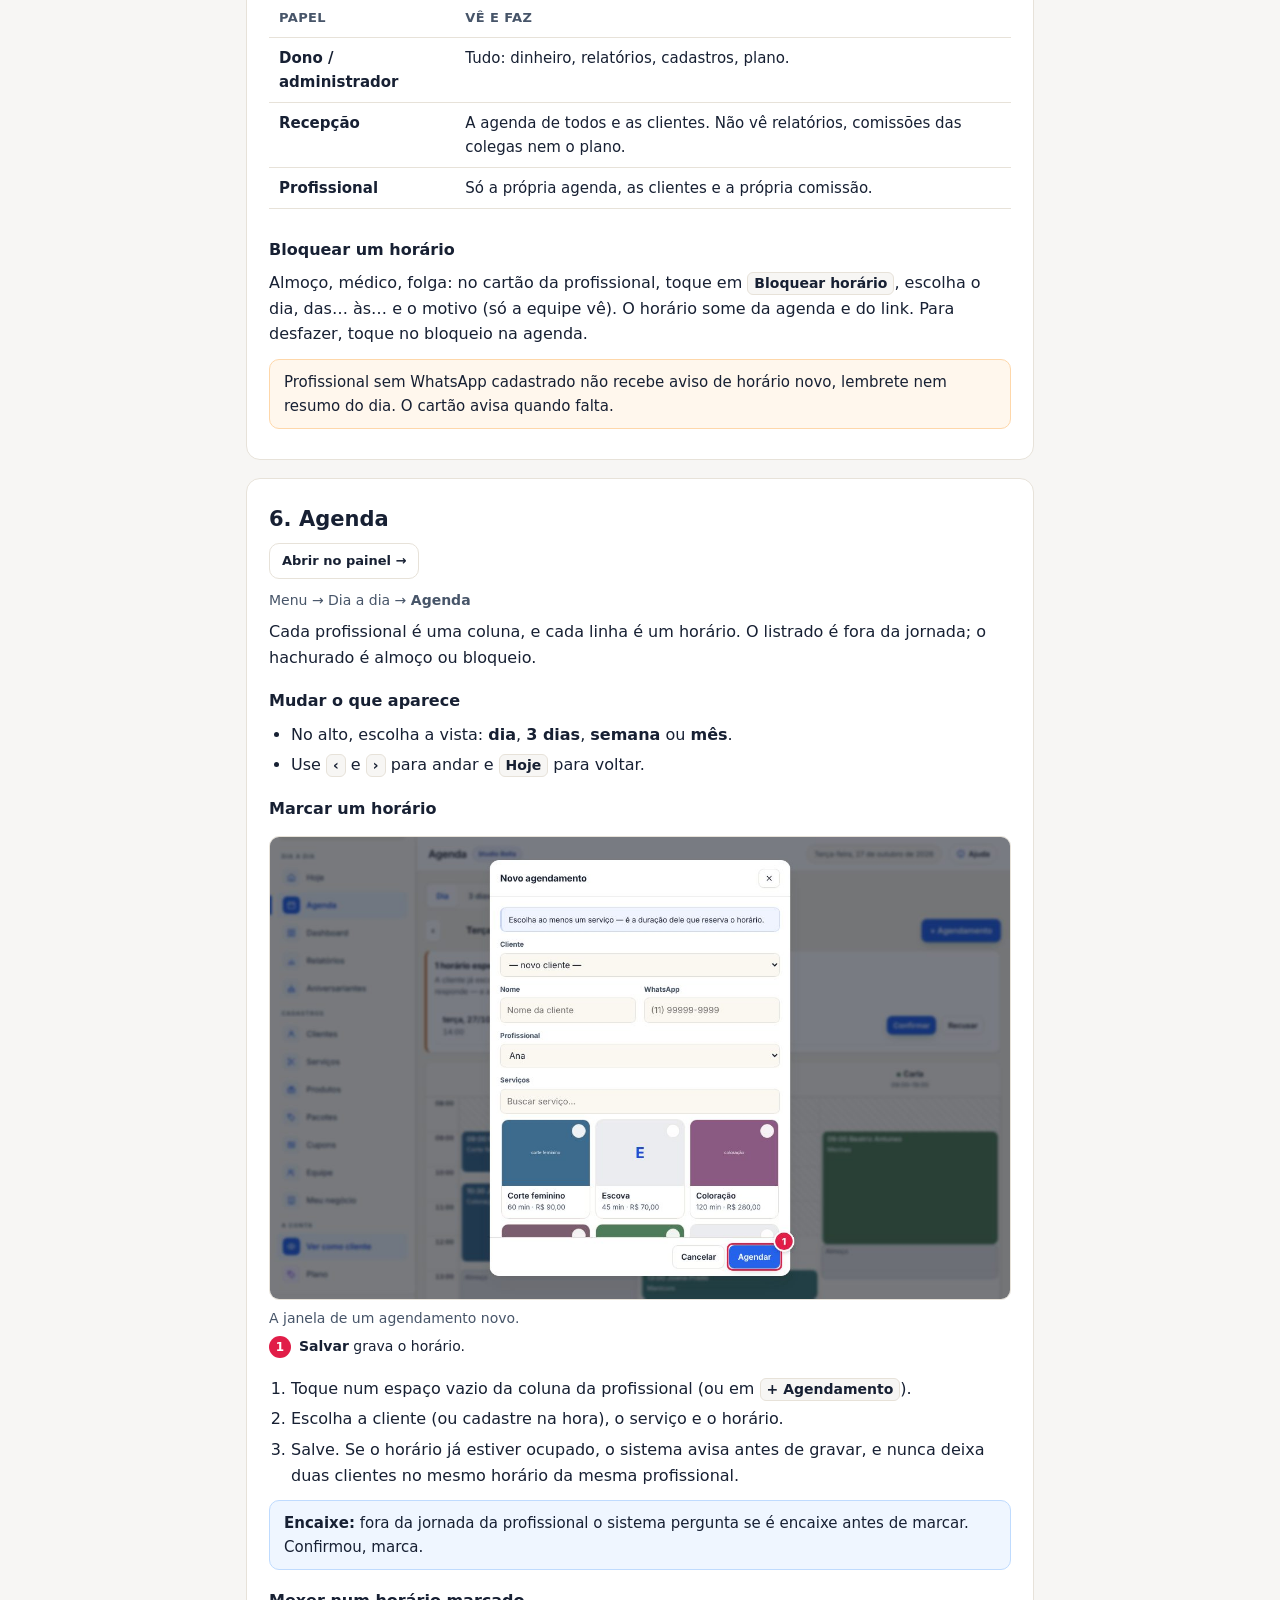
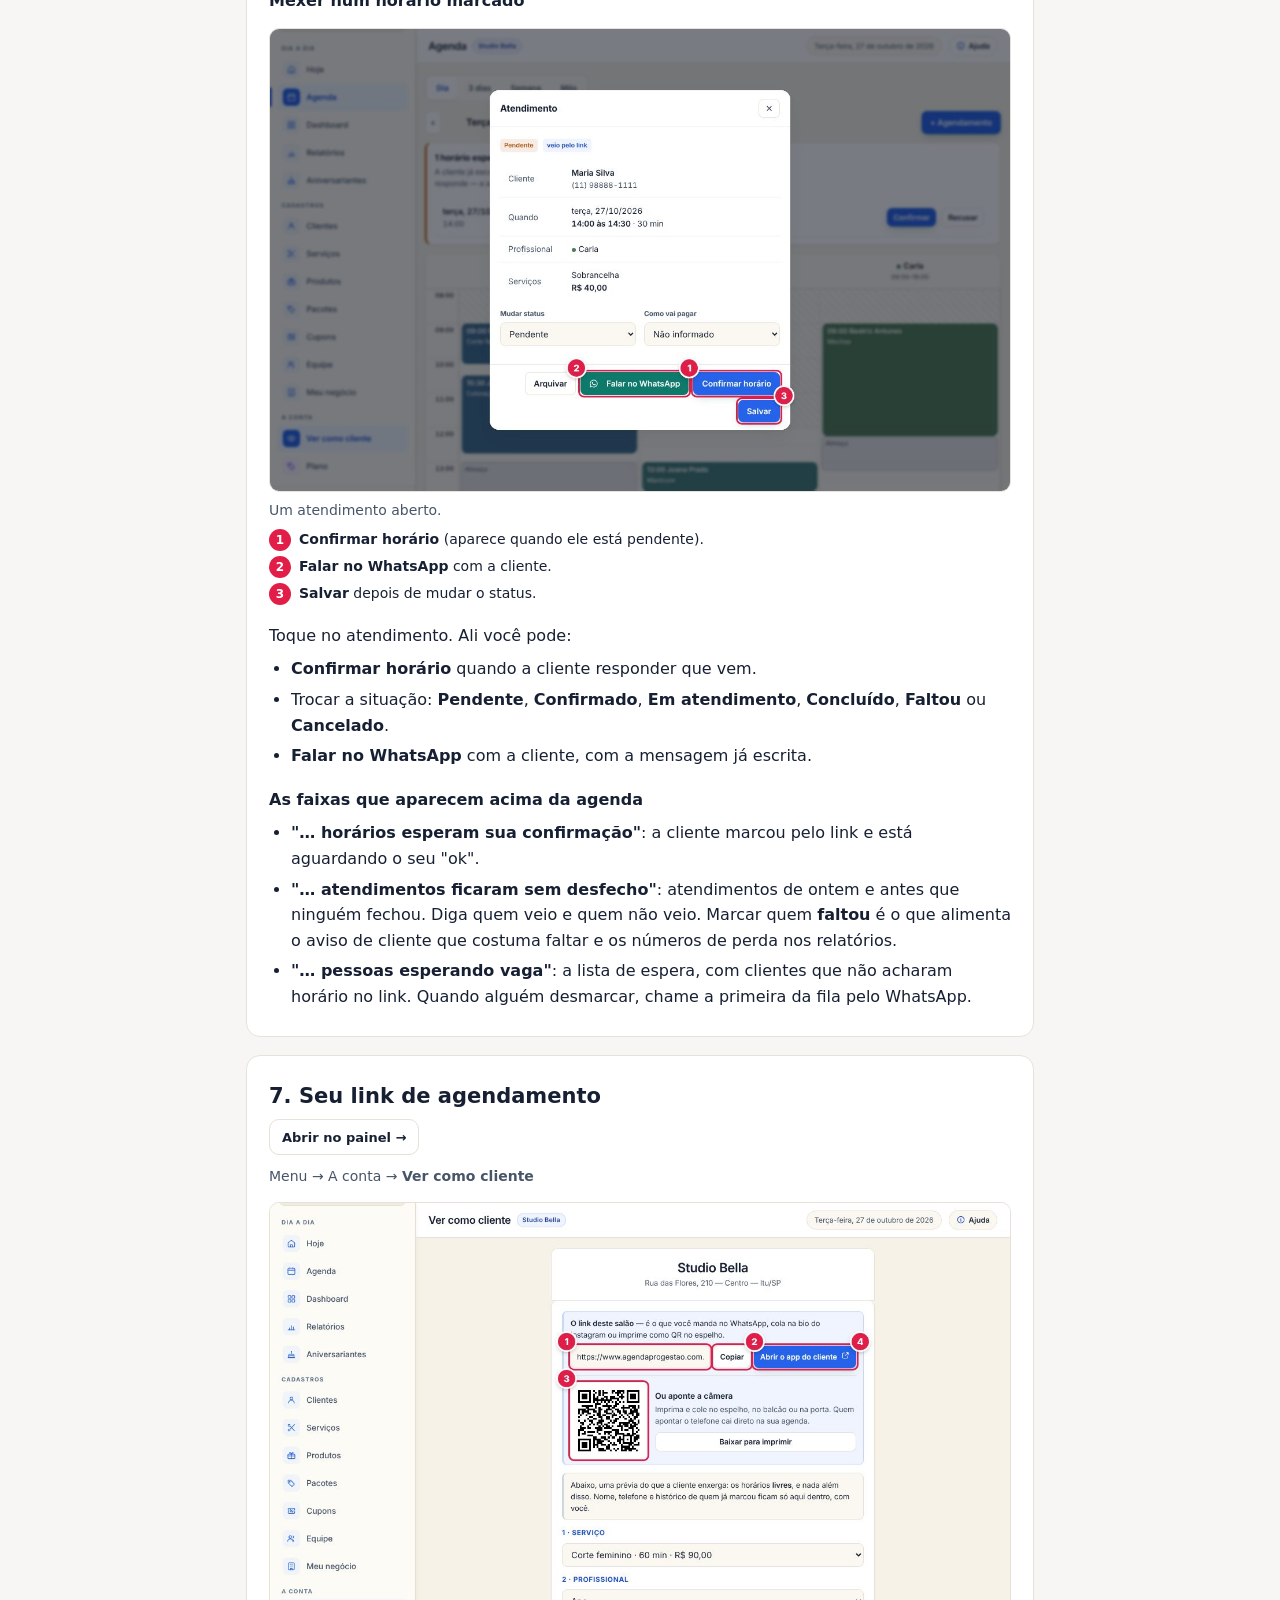
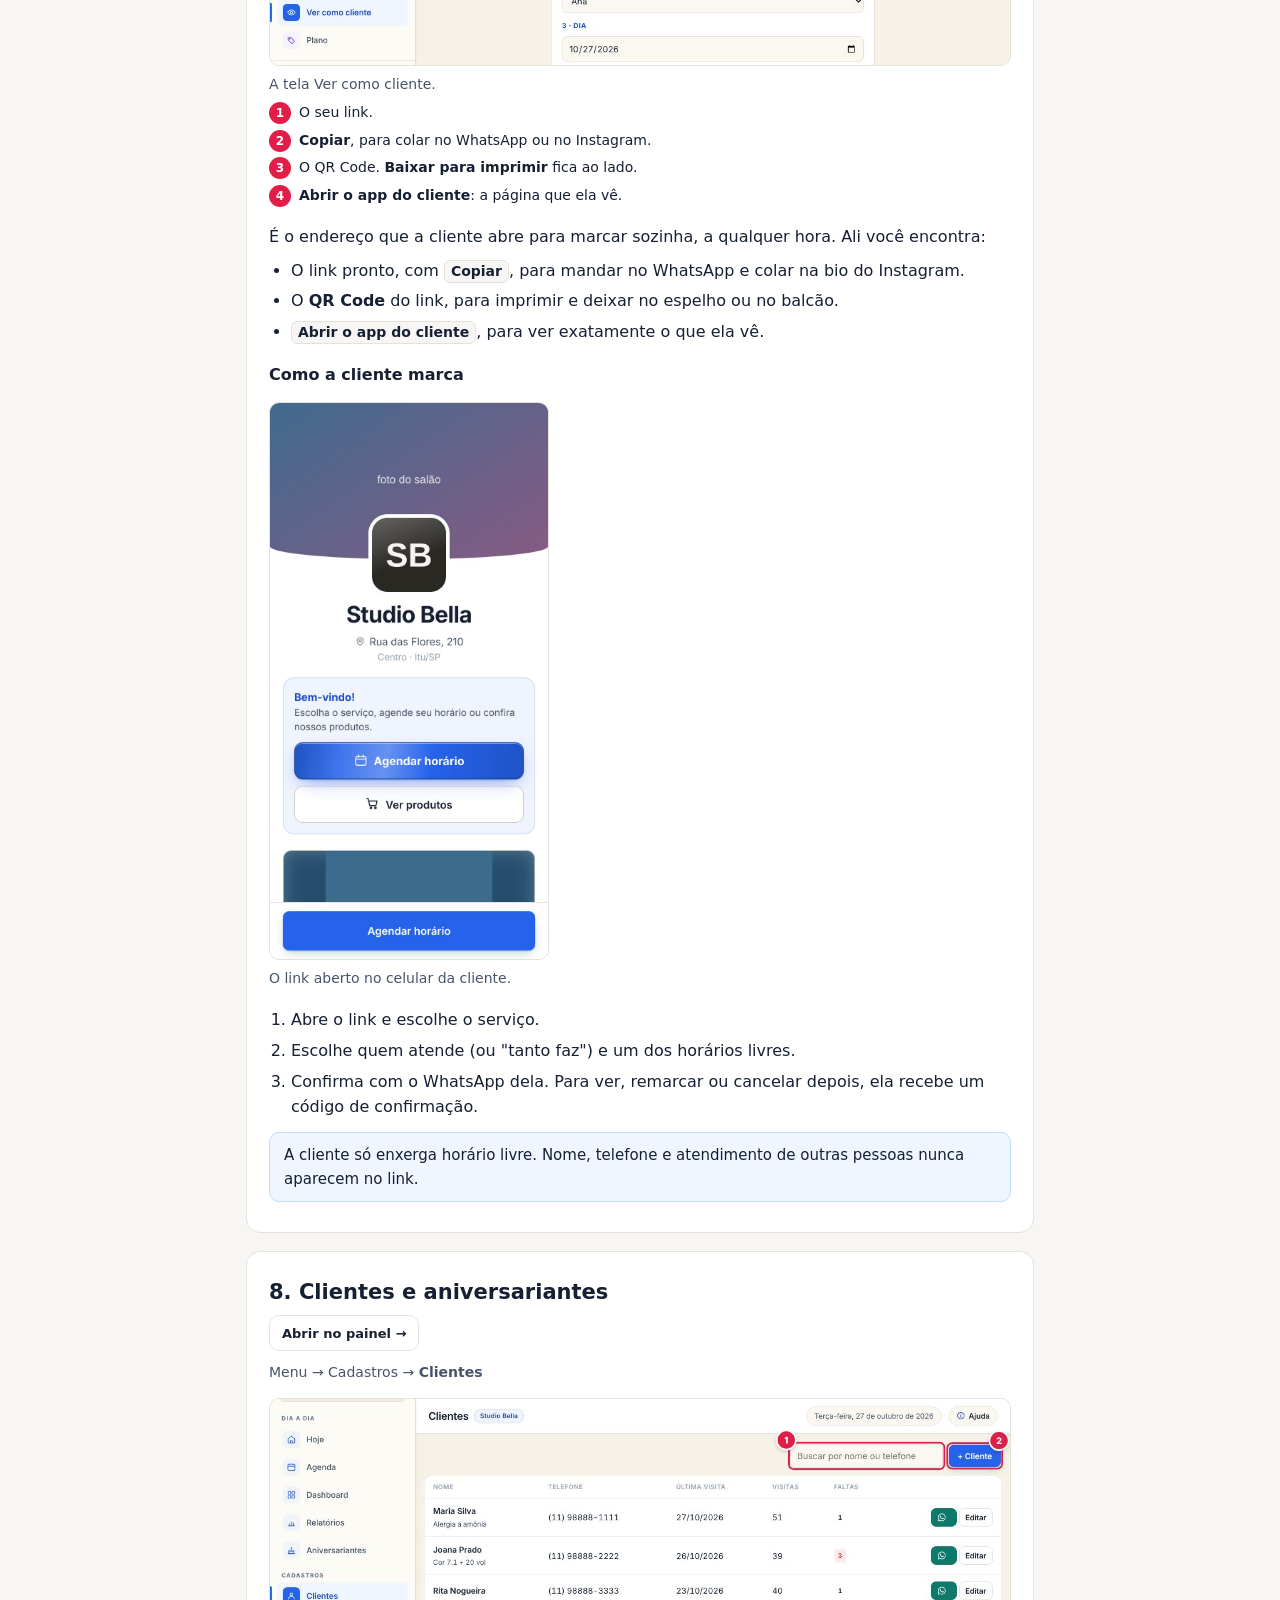
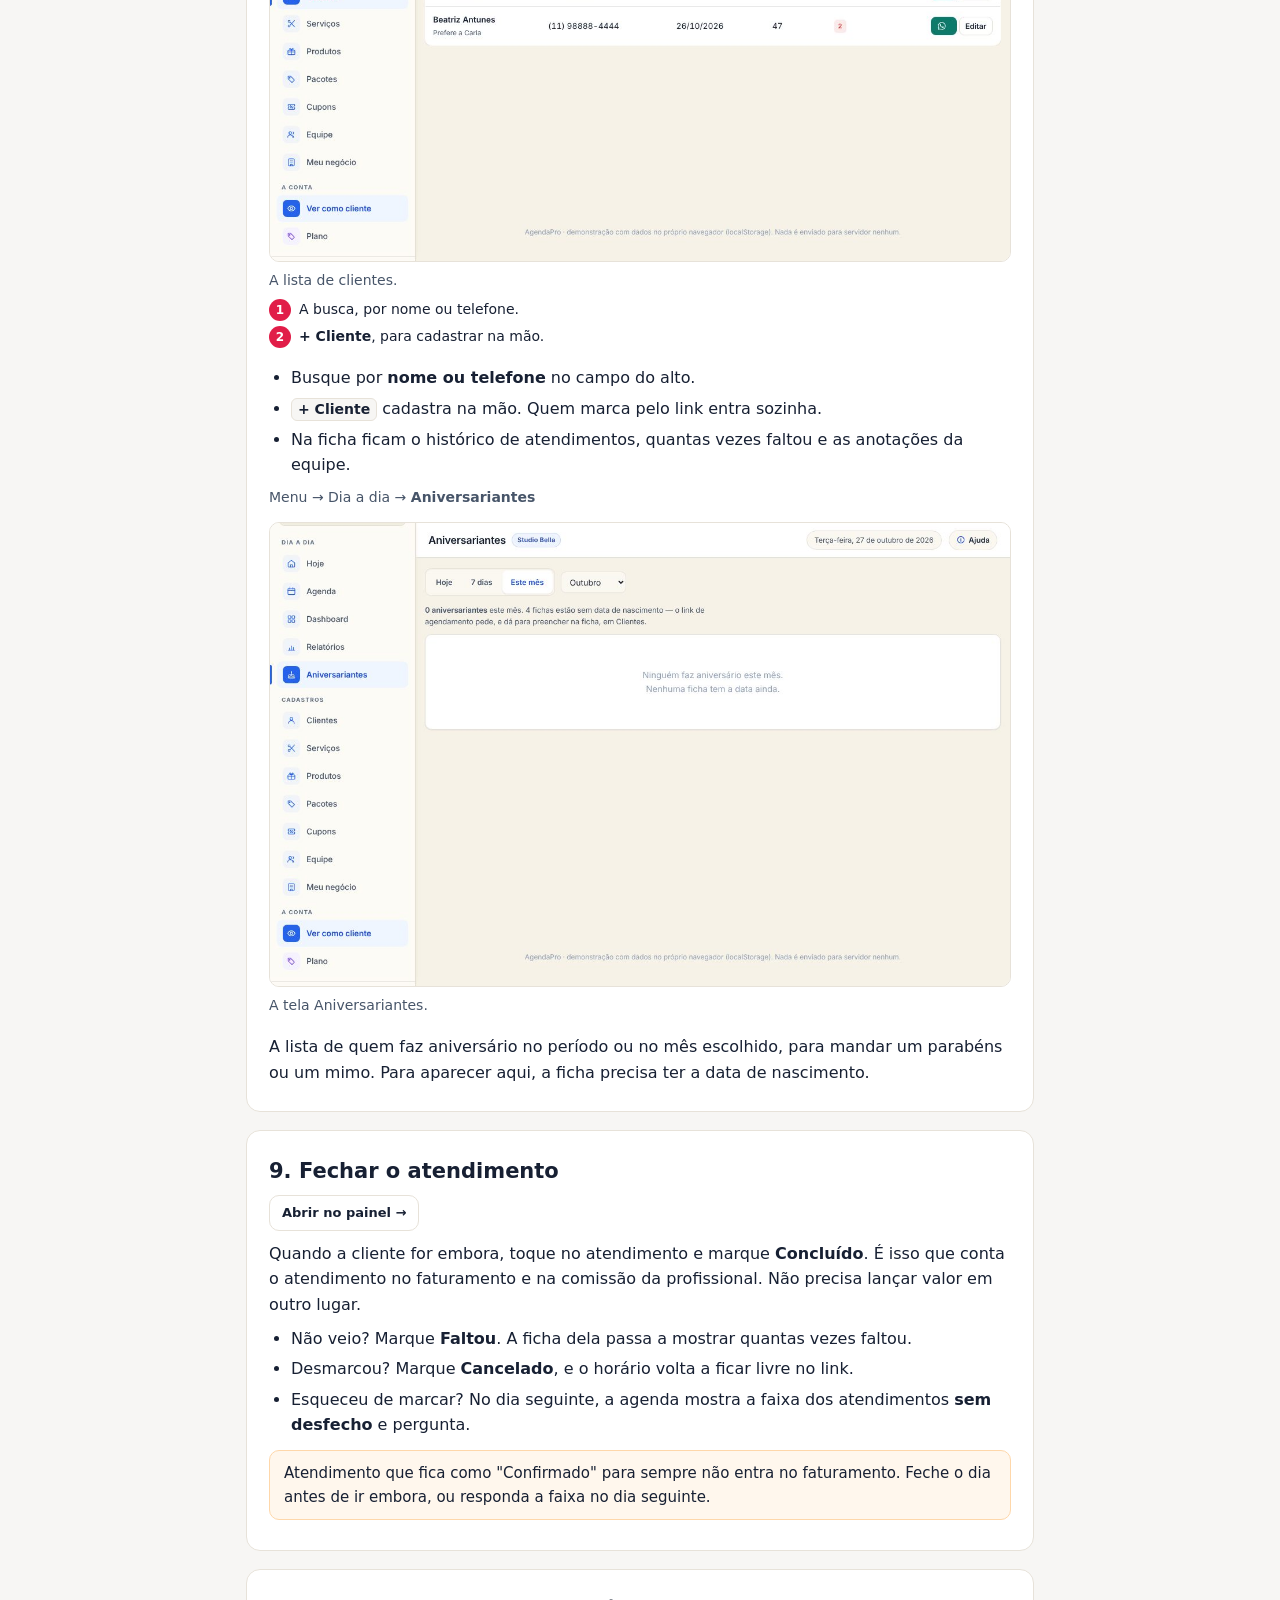
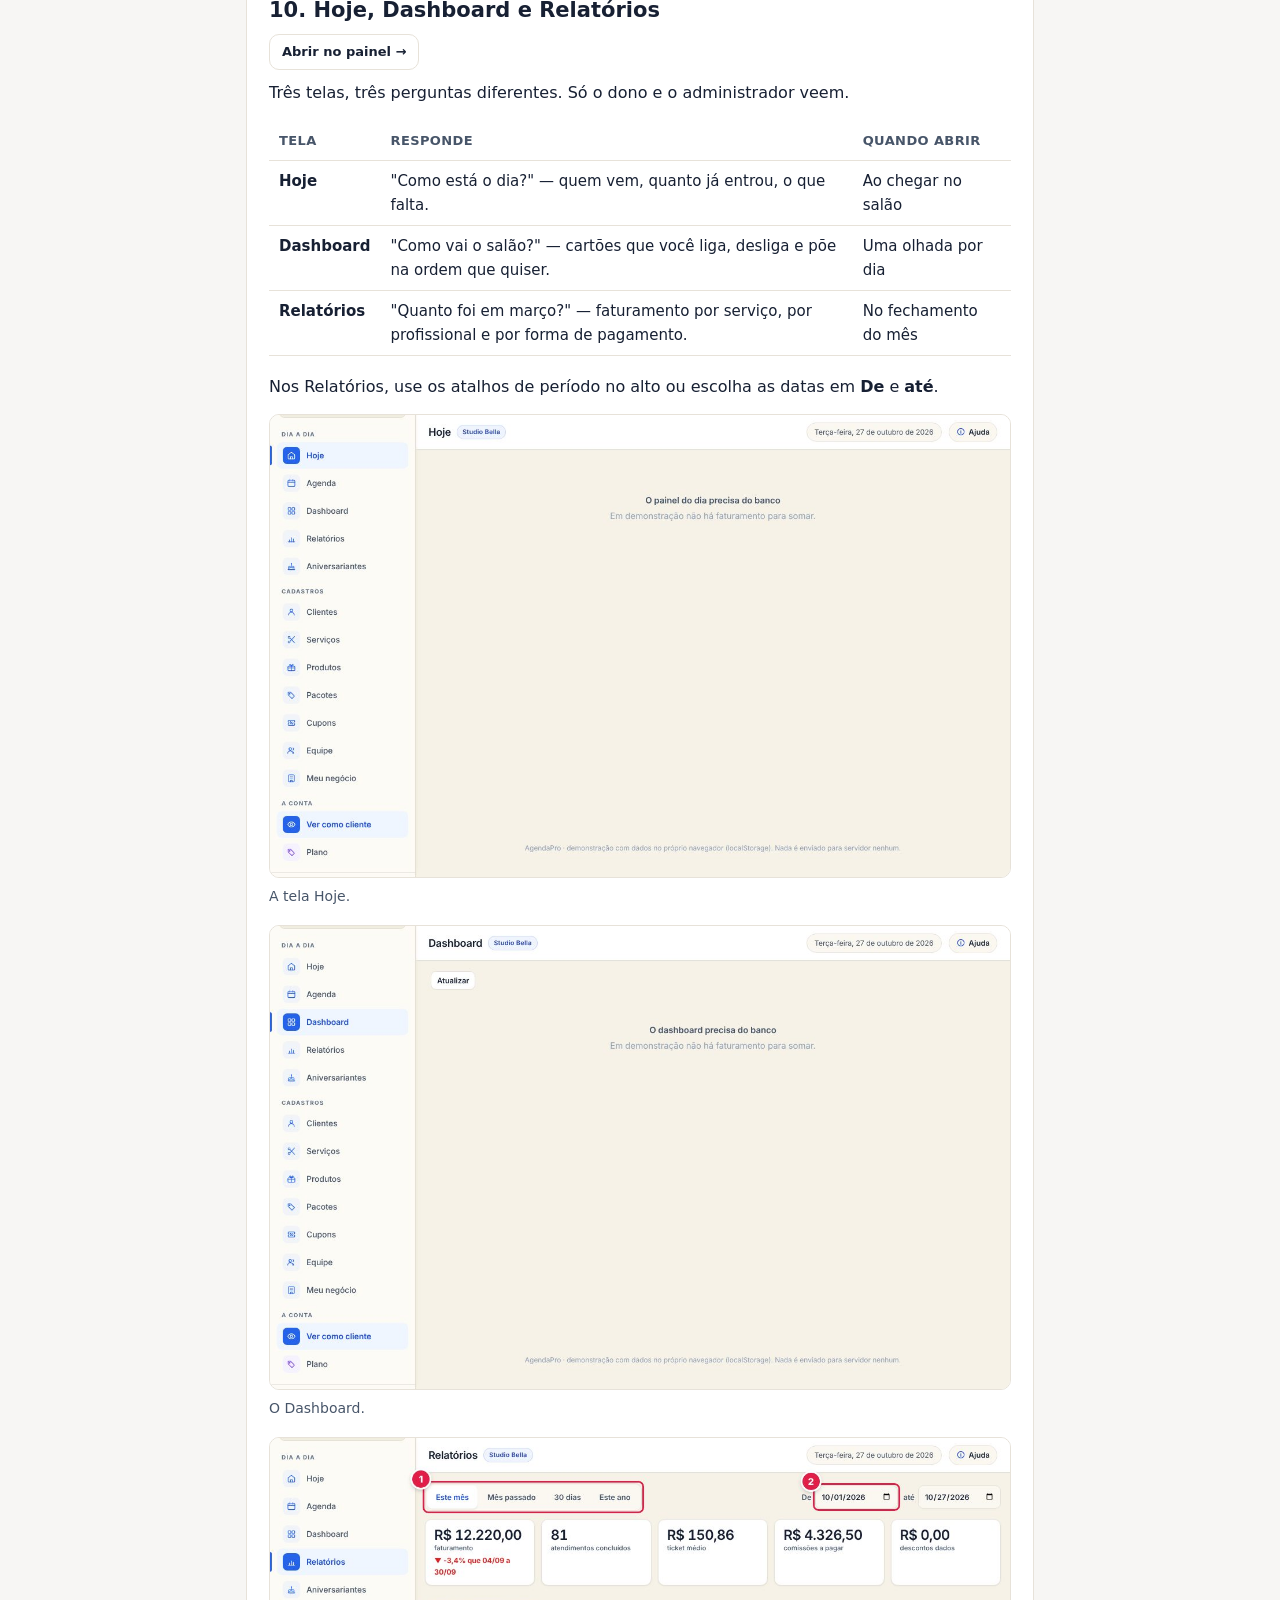
<file: manual.html>
<!DOCTYPE html>
<html lang="pt-BR">
<head>
<meta charset="UTF-8" />
<meta name="viewport" content="width=device-width, initial-scale=1" />
<title>Manual do AgendaPro</title>
<meta name="description" content="Manual do AgendaPro para o dono do salão: agenda, link de agendamento, clientes, equipe, relatórios e plano, passo a passo." />
<meta name="theme-color" content="#FFFFFF" />
<link rel="icon" type="image/png" href="icones/icone-192.png" />
<link rel="apple-touch-icon" href="icones/apple-touch-icon.png" />
<!-- ══════════ O MANUAL DO DONO ══════════
     Página solta, sem login e sem banco: abre do botão "Manual" do painel,
     de um link mandado no WhatsApp ou do PDF impresso. Por isso não carrega
     o estilo.css (277 KB para uma página de texto) nem o dados.js — as cores
     abaixo são as mesmas do painel, copiadas, e o tema segue o que a pessoa
     escolheu lá (mesma chave do localStorage).

     ⚠ O PDF SAI DESTA PÁGINA. Mexeu no texto, gere de novo:
         node gerar-manual-pdf.mjs
     Senão o botão "Baixar PDF" entrega o manual de ontem. -->
<script>
try{
  var t = localStorage.getItem('agendapro.demo.v1.tema');
  if(t) document.documentElement.setAttribute('data-tema', t);
}catch(e){}
</script>
<style>
:root{
  --fundo:#F7F6F4; --painel:#FFFFFF; --borda:#E7E2D9;
  --txt:#172033; --txt2:#475569; --txt3:#94A3B8;
  --acao:#2563EB; --acao-txt:#FFFFFF; --link:#1D4ED8;
  --info:#EFF6FF; --info-borda:#BFDBFE;
  --dica:#F5F3FF; --dica-borda:#DDD6FE;
  --cuidado:#FFF7ED; --cuidado-borda:#FED7AA;
}
@media (prefers-color-scheme: dark){
  :root:not([data-tema="claro"]){
    --fundo:#0F172A; --painel:#172033; --borda:#25324A;
    --txt:#E8EEF7; --txt2:#A3B2C7; --txt3:#6F8098;
    --acao:#2563EB; --link:#93C5FD;
    --info:#16243D; --info-borda:#1E40AF;
    --dica:#221B3A; --dica-borda:#5B21B6;
    --cuidado:#2B1F14; --cuidado-borda:#9A3412;
  }
}
:root[data-tema="escuro"]{
  --fundo:#0F172A; --painel:#172033; --borda:#25324A;
  --txt:#E8EEF7; --txt2:#A3B2C7; --txt3:#6F8098;
  --acao:#2563EB; --link:#93C5FD;
  --info:#16243D; --info-borda:#1E40AF;
  --dica:#221B3A; --dica-borda:#5B21B6;
  --cuidado:#2B1F14; --cuidado-borda:#9A3412;
}
*{box-sizing:border-box}
html{scroll-behavior:smooth;scroll-padding-top:16px}
body{
  margin:0;background:var(--fundo);color:var(--txt);
  font:16px/1.6 system-ui,-apple-system,"Segoe UI",Roboto,sans-serif;
}
a{color:var(--link)}
.pagina{max-width:820px;margin:0 auto;padding:28px 16px 40px}

.capa{display:flex;align-items:center;gap:14px;margin-bottom:6px}
.capa img{width:44px;height:44px;border-radius:11px}
.capa h1{margin:0;font-size:28px;line-height:1.2}
.subtitulo{color:var(--txt2);margin:4px 0 18px}
.acoes{display:flex;flex-wrap:wrap;gap:8px;margin-bottom:26px}
.btn{
  display:inline-flex;align-items:center;gap:6px;min-height:42px;
  padding:9px 15px;border-radius:10px;border:1px solid var(--borda);
  background:var(--painel);color:var(--txt);
  font-family:inherit;font-size:14px;font-weight:600;line-height:1;
  text-decoration:none;cursor:pointer;
}
.btn-p{background:var(--acao);border-color:var(--acao);color:var(--acao-txt)}

.indice{
  background:var(--painel);border:1px solid var(--borda);border-radius:14px;
  padding:16px 20px;margin-bottom:30px;
}
.indice h2{font-size:15px;margin:0 0 8px;color:var(--txt2);text-transform:uppercase;letter-spacing:.04em}
.indice ol{margin:0;padding-left:22px;columns:2;column-gap:28px}
.indice li{break-inside:avoid;padding:2px 0}
@media (max-width:560px){ .indice ol{columns:1} }

section{
  background:var(--painel);border:1px solid var(--borda);border-radius:14px;
  padding:6px 22px 18px;margin-bottom:18px;
}
section h2{font-size:21px;margin:18px 0 6px}
section h3{font-size:16px;margin:18px 0 4px}
section p{margin:8px 0}
ol.passos, ul.lista{padding-left:22px;margin:8px 0}
ol.passos li, ul.lista li{margin:5px 0}
.onde{font-size:14px;color:var(--txt2);margin:0 0 8px}
.caixa{border-radius:10px;padding:10px 14px;margin:12px 0;font-size:15px;border:1px solid}
.caixa.info{background:var(--info);border-color:var(--info-borda)}
.caixa.dica{background:var(--dica);border-color:var(--dica-borda)}
.caixa.cuidado{background:var(--cuidado);border-color:var(--cuidado-borda)}
table{width:100%;border-collapse:collapse;margin:10px 0;font-size:15px}
th,td{text-align:left;padding:8px 10px;border-bottom:1px solid var(--borda);vertical-align:top}
th{color:var(--txt2);font-size:13px;text-transform:uppercase;letter-spacing:.03em}
.tabela-rola{overflow-x:auto}
kbd,.botao{
  display:inline-block;padding:0 6px;border:1px solid var(--borda);border-radius:6px;
  background:var(--fundo);font-family:inherit;font-size:14px;font-weight:600;line-height:1.5;white-space:nowrap;
}
.rodape{text-align:center;color:var(--txt3);font-size:12px;margin-top:26px}

.busca{margin:0 0 18px}
.busca input{
  width:100%;min-height:46px;padding:10px 14px;border:1px solid var(--borda);border-radius:12px;
  background:var(--painel);color:var(--txt);font:inherit;
}
.busca-nada{color:var(--txt2);margin:10px 2px 0}
section[hidden],.indice[hidden]{display:none}
.abrir-painel{margin:2px 0 10px}
.btn-peq{min-height:36px;padding:7px 12px;font-size:13px}

figure{margin:14px 0 18px}
figure img{
  display:block;width:100%;height:auto;border:1px solid var(--borda);border-radius:10px;
  cursor:zoom-in;background:var(--fundo);
}
figure img:focus-visible{outline:3px solid var(--acao);outline-offset:2px}
figcaption{font-size:14px;color:var(--txt2);margin-top:7px}
/* A legenda numerada: o mesmo círculo vermelho desenhado no print. */
ol.legenda{list-style:none;counter-reset:n;margin:6px 0 0;padding:0}
ol.legenda li{counter-increment:n;position:relative;padding-left:30px;margin:5px 0;color:var(--txt)}
ol.legenda li::before{
  content:counter(n);position:absolute;left:0;top:1px;width:22px;height:22px;border-radius:50%;
  background:#E11D48;color:#fff;font:800 12px/22px system-ui,sans-serif;text-align:center;
  -webkit-print-color-adjust:exact;print-color-adjust:exact;
}
.fig-cel{max-width:280px}
.par-cel{display:flex;flex-wrap:wrap;gap:0 20px}
.par-cel .fig-cel{flex:1 1 220px}

.zoom{border:none;padding:0;background:transparent;max-width:96vw;max-height:94vh}
.zoom::backdrop{background:rgba(15,23,42,.82)}
.zoom img{display:block;max-width:96vw;max-height:86vh;border-radius:10px;margin:0 auto}
.zoom p{color:#fff;text-align:center;font-size:14px;margin:8px 0 0}

/* Para imprimir e para o PDF: sem botões, sem caixas de cartão, e cada
   seção começando inteira quando der. */
@media print{
  :root{
    --fundo:#FFFFFF; --painel:#FFFFFF; --txt:#111; --txt2:#444; --borda:#DDD;
    --link:#1D4ED8; --info:#F3F7FF; --dica:#F7F5FF; --cuidado:#FFF9F2;
  }
  body{font-size:12pt}
  .acoes,.nao-imprime,.abrir-painel,.zoom{display:none !important}
  section[hidden]{display:block !important}
  figure{break-inside:avoid;margin:8px 0 12px}
  figure img{max-height:110mm;width:auto;max-width:100%;border-color:#ccc}
  .fig-cel{max-width:62mm}
  .pagina{max-width:none;padding:0}
  section{border:none;padding:0;margin:0 0 10px}
  section h2{break-after:avoid;border-bottom:2px solid var(--txt);padding-bottom:4px}
  h3{break-after:avoid}
  .caixa,table,li{break-inside:avoid}
  .indice{break-after:page;border:none;padding:0}
  a{color:inherit;text-decoration:none}
}
</style>
</head>
<body>
<main class="pagina">

  <div class="capa">
    <img src="icones/icone-192.png" alt="" />
    <h1>Manual do AgendaPro</h1>
  </div>
  <p class="subtitulo">Para o dono do salão, da barbearia ou do estúdio. Do primeiro
    acesso ao fechamento do mês, passo a passo.</p>
  <p class="subtitulo nao-imprime">Os <b>números vermelhos</b> nos prints apontam os botões citados
    na legenda. Toque numa imagem para ampliar, e em <b>Abrir no painel</b> para ir direto à tela.</p>

  <div class="acoes">
    <a class="btn btn-p" href="manual-agendapro.pdf" download>Baixar em PDF</a>
    <button class="btn" type="button" onclick="window.print()">Imprimir</button>
    <a class="btn" href="app.html">Voltar para o painel</a>
  </div>

  <div class="busca nao-imprime">
    <input type="search" id="busca" placeholder="Buscar no manual: bloquear, link, senha…"
           aria-label="Buscar no manual" autocomplete="off" />
    <p id="buscaNada" class="busca-nada" hidden>Nada encontrado. Tente outra palavra, ou toque em
      <a href="#suporte">Falar com o suporte</a>.</p>
  </div>

  <nav class="indice" aria-label="Sumário">
    <h2>Sumário</h2>
    <ol>
      <li><a href="#comeco">Primeiros passos</a></li>
      <li><a href="#painel">Conhecendo o painel</a></li>
      <li><a href="#negocio">Meu negócio</a></li>
      <li><a href="#servicos">Serviços</a></li>
      <li><a href="#equipe">Equipe e acessos</a></li>
      <li><a href="#agenda">Agenda</a></li>
      <li><a href="#link">Seu link de agendamento</a></li>
      <li><a href="#clientes">Clientes e aniversariantes</a></li>
      <li><a href="#fechar">Fechar o atendimento</a></li>
      <li><a href="#numeros">Hoje, Dashboard e Relatórios</a></li>
      <li><a href="#vendas">Produtos, Pacotes e Cupons</a></li>
      <li><a href="#mensagens">Mensagens no WhatsApp</a></li>
      <li><a href="#plano">Seu plano</a></li>
      <li><a href="#celular">Usar no celular</a></li>
      <li><a href="#duvidas">Dúvidas frequentes</a></li>
      <li><a href="#suporte">Falar com o suporte</a></li>
    </ol>
  </nav>

  <!-- ═══════════ 1 ═══════════ -->
  <section id="comeco">
    <h2>1. Primeiros passos</h2>
    <p>Na primeira vez que você entra, o AgendaPro abre um <b>passo a passo</b>
      que deixa o salão pronto para receber cliente. São quatro coisas, nesta ordem:</p>
    <ol class="passos">
      <li><b>Dados do negócio</b>: nome, tipo (salão, barbearia, manicure,
        estética…), WhatsApp e endereço.</li>
      <li><b>Horário de funcionamento</b>: os dias e as horas em que o salão abre.</li>
      <li><b>Serviços</b>: o que você vende, com preço e duração.</li>
      <li><b>Quem atende</b>: você e cada profissional que vai ter coluna na agenda.</li>
    </ol>
    <p>Feito isso, o seu link de agendamento já funciona e você pode mandar para as clientes.</p>
    <div class="caixa info">Apertou <b>Faço depois</b>? Uma faixa no alto do painel
      oferece <b>continuar o passo a passo</b> enquanto faltar serviço ou horário.
      Para refazer do zero: <b>Meu negócio → Dados → Refazer o passo a passo do primeiro dia</b>.</div>
    <div class="caixa dica"><b>O tipo do negócio muda as palavras do sistema.</b> Numa
      barbearia o AgendaPro diz "barbeiro" e "quem corta"; num salão, "profissional" e
      "quem atende". Escolha o tipo certo e as telas e mensagens falam a língua da sua casa.</div>
  </section>

  <!-- ═══════════ 2 ═══════════ -->
  <section id="painel">
    <h2>2. Conhecendo o painel</h2>
    <p class="abrir-painel"><a class="btn btn-peq" href="app.html#tela=agenda">Abrir no painel →</a></p>
    <figure>
      <img src="manual/agenda.jpg" alt="O painel aberto na Agenda, no computador." loading="lazy" />
      <figcaption>O painel aberto na Agenda, no computador.
      <ol class="legenda"><li>O menu, com todas as abas.</li><li>Dia, 3 dias, Semana ou Mês.</li><li><b>+ Agendamento</b>, para marcar um horário.</li><li><b>Ajuda</b>: o manual e o WhatsApp do suporte.</li><li>Um atendimento. Toque nele para abrir.</li></ol></figcaption>
    </figure>
    <p>À esquerda fica o menu, dividido em três grupos. No celular ele se esconde:
      toque no botão de menu (as três linhas) no canto de cima.</p>
    <div class="tabela-rola"><table>
      <thead><tr><th>Grupo</th><th>Abas</th></tr></thead>
      <tbody>
        <tr><td><b>Dia a dia</b></td><td>Hoje, Agenda, Dashboard, Relatórios, Aniversariantes</td></tr>
        <tr><td><b>Cadastros</b></td><td>Clientes, Serviços, Produtos, Pacotes, Cupons, Equipe, Meu negócio</td></tr>
        <tr><td><b>A conta</b></td><td>Ver como cliente, Plano</td></tr>
      </tbody>
    </table></div>
    <p>No alto da tela, o botão <b>Ajuda</b> abre duas opções: este <b>manual</b> e o
      <b>WhatsApp do suporte</b>.</p>
    <figure>
      <img src="manual/ajuda.jpg" alt="O botão Ajuda aberto." loading="lazy" />
      <figcaption>O botão Ajuda aberto.
      <ol class="legenda"><li><b>Manual do AgendaPro</b>: abre esta página.</li><li><b>Falar no WhatsApp</b>: abre a conversa com o suporte.</li></ol></figcaption>
    </figure>
    <p>No pé do menu ficam: <b>Manual do AgendaPro</b> (esta página), <b>Precisa de ajuda?</b>
      (WhatsApp do suporte), <b>Instalar aplicativo</b>, <b>Tema escuro/claro</b>,
      <b>Sair</b> e o número da <b>versão</b>.</p>
    <ul class="lista">
      <li>Aba com <b>cadeado</b> faz parte de um plano acima do seu. Ela abre e mostra o que libera.</li>
      <li>A recepção e os profissionais veem menos abas que você. Veja <a href="#equipe">Equipe e acessos</a>.</li>
    </ul>
  </section>

  <!-- ═══════════ 3 ═══════════ -->
  <section id="negocio">
    <h2>3. Meu negócio</h2>
    <p class="abrir-painel"><a class="btn btn-peq" href="app.html#tela=salao">Abrir no painel →</a></p>
    <p class="onde">Menu → Cadastros → <b>Meu negócio</b>. Tem três partes no alto da tela.</p>
    <figure>
      <img src="manual/negocio-dados.jpg" alt="Meu negócio, na parte Dados." loading="lazy" />
      <figcaption>Meu negócio, na parte Dados.
      <ol class="legenda"><li>As três partes: <b>Dados</b>, <b>Aparência do link</b> e <b>Notificações</b>.</li></ol></figcaption>
    </figure>

    <h3>Dados</h3>
    <ul class="lista">
      <li><b>Dados do estabelecimento</b>: nome, tipo, WhatsApp do salão e documento.</li>
      <li><b>Endereço</b>: aparece no link para a cliente achar você.</li>
      <li><b>Horários de funcionamento</b>: marque cada dia como <b>Aberto</b> ou
        <b>Fechado</b>. Use <b>+ Adicionar horário</b> para quem fecha no almoço
        (por exemplo 9h–12h e 13h–19h).</li>
      <li><b>Formas de pagamento</b>: Pix, dinheiro, cartão… aparecem para a cliente no link.</li>
      <li><b>Sobre o estabelecimento</b>: o texto de "Informações" no seu link.</li>
      <li><b>O que a sua página oferece</b>: liga e desliga, no seu link, o
        <b>agendamento de serviços</b> e a <b>loja de produtos</b>. Um não depende do outro.</li>
    </ul>

    <h3>Aparência do link</h3>
    <figure>
      <img src="manual/negocio-aparencia.jpg" alt="Meu negócio, na parte Aparência do link." loading="lazy" />
      <figcaption>Meu negócio, na parte Aparência do link.</figcaption>
    </figure>
    <p>Logo, foto do salão, cores e o visual da página que a cliente abre. As fotos
      podem vir direto do celular: o sistema diminui o tamanho sozinho.</p>
    <div class="caixa dica">Se a cor escolhida deixar o texto difícil de ler, a tela avisa
      o contraste. O aviso é só um conselho: a decisão é sua.</div>

    <h3>Notificações</h3>
    <figure>
      <img src="manual/negocio-notificacoes.jpg" alt="Meu negócio, na parte Notificações." loading="lazy" />
      <figcaption>Meu negócio, na parte Notificações.</figcaption>
    </figure>
    <p>As mensagens de WhatsApp do salão. Veja <a href="#mensagens">Mensagens no WhatsApp</a>.</p>
  </section>

  <!-- ═══════════ 4 ═══════════ -->
  <section id="servicos">
    <h2>4. Serviços</h2>
    <p class="abrir-painel"><a class="btn btn-peq" href="app.html#tela=servicos">Abrir no painel →</a></p>
    <p class="onde">Menu → Cadastros → <b>Serviços</b> → <span class="botao">+ Serviço</span></p>
    <figure>
      <img src="manual/servicos.jpg" alt="A lista de serviços." loading="lazy" />
      <figcaption>A lista de serviços.
      <ol class="legenda"><li><b>+ Serviço</b>, para cadastrar um novo.</li></ol></figcaption>
    </figure>
    <ol class="passos">
      <li>Dê o nome que a cliente entende ("Corte feminino", "Pé e mão").</li>
      <li>Informe o <b>preço</b> e a <b>duração</b>. A duração é o que a agenda reserva:
        uma mecha de 3 horas ocupa 3 horas na coluna da profissional.</li>
      <li>Se quiser, preencha a <b>comissão</b> (em % ou em R$), o <b>intervalo depois</b>
        (tempo de limpar a cadeira) e uma <b>foto</b>. Foto de serviço é o que mais ajuda
        a cliente nova a escolher.</li>
      <li>Salve. Depois de salvo, em <b>Quando é diferente com alguém</b> você ajusta
        preço, duração e comissão de uma profissional específica (a sênior que cobra
        mais, a que demora menos).</li>
    </ol>
    <div class="caixa dica"><b>Só em certos dias da semana:</b> marque os dias em que o
      serviço é feito e o link só oferece esses dias. Você, pelo painel, continua
      podendo marcar em qualquer dia.</div>
    <figure>
      <img src="manual/servico-form.jpg" alt="A ficha de um serviço." loading="lazy" />
      <figcaption>A ficha de um serviço.
      <ol class="legenda"><li><b>Ativo</b>: desmarcado, o serviço sai da agenda e do link.</li></ol></figcaption>
    </figure>
    <div class="caixa info">Serviço que você parou de oferecer: desmarque <b>Ativo</b> em vez
      de apagar. Ele some da agenda e do link, e o histórico de quem já fez continua guardado.</div>
  </section>

  <!-- ═══════════ 5 ═══════════ -->
  <section id="equipe">
    <h2>5. Equipe e acessos</h2>
    <p class="abrir-painel"><a class="btn btn-peq" href="app.html#tela=equipe">Abrir no painel →</a></p>
    <p class="onde">Menu → Cadastros → <b>Equipe</b></p>
    <figure>
      <img src="manual/equipe.jpg" alt="A tela Equipe." loading="lazy" />
      <figcaption>A tela Equipe.
      <ol class="legenda"><li><b>+ Profissional</b>, para pôr alguém na agenda.</li><li><b>Bloquear horário</b> de uma profissional.</li><li><b>Quem entra no sistema</b>: os acessos (convites funcionam com o sistema ligado no servidor).</li></ol></figcaption>
    </figure>
    <p>A tela tem duas partes, e elas são coisas diferentes:</p>
    <ul class="lista">
      <li><b>Profissionais</b> (em cima): quem <b>atende</b>. Cada um ganha uma coluna
        na agenda, com a sua <b>jornada</b> (dias e horas), a <b>comissão</b> em % e o
        <b>WhatsApp</b> para receber os avisos.</li>
      <li><b>Acessos</b> (embaixo): quem <b>entra no sistema</b>. Uma profissional pode
        ter coluna e nunca entrar; a recepcionista entra e não tem coluna.</li>
    </ul>
    <h3>O que cada papel enxerga</h3>
    <div class="tabela-rola"><table>
      <thead><tr><th>Papel</th><th>Vê e faz</th></tr></thead>
      <tbody>
        <tr><td><b>Dono / administrador</b></td><td>Tudo: dinheiro, relatórios, cadastros, plano.</td></tr>
        <tr><td><b>Recepção</b></td><td>A agenda de todos e as clientes. Não vê relatórios, comissões das colegas nem o plano.</td></tr>
        <tr><td><b>Profissional</b></td><td>Só a própria agenda, as clientes e a própria comissão.</td></tr>
      </tbody>
    </table></div>
    <h3>Bloquear um horário</h3>
    <p>Almoço, médico, folga: no cartão da profissional, toque em
      <span class="botao">Bloquear horário</span>, escolha o dia, das… às… e o motivo
      (só a equipe vê). O horário some da agenda e do link. Para desfazer, toque no
      bloqueio na agenda.</p>
    <div class="caixa cuidado">Profissional sem WhatsApp cadastrado não recebe aviso
      de horário novo, lembrete nem resumo do dia. O cartão avisa quando falta.</div>
  </section>

  <!-- ═══════════ 6 ═══════════ -->
  <section id="agenda">
    <h2>6. Agenda</h2>
    <p class="abrir-painel"><a class="btn btn-peq" href="app.html#tela=agenda">Abrir no painel →</a></p>
    <p class="onde">Menu → Dia a dia → <b>Agenda</b></p>
    <p>Cada profissional é uma coluna, e cada linha é um horário. O listrado é fora
      da jornada; o hachurado é almoço ou bloqueio.</p>

    <h3>Mudar o que aparece</h3>
    <ul class="lista">
      <li>No alto, escolha a vista: <b>dia</b>, <b>3 dias</b>, <b>semana</b> ou <b>mês</b>.</li>
      <li>Use <kbd>‹</kbd> e <kbd>›</kbd> para andar e <span class="botao">Hoje</span> para voltar.</li>
    </ul>

    <h3>Marcar um horário</h3>
    <figure>
      <img src="manual/novo-agendamento.jpg" alt="A janela de um agendamento novo." loading="lazy" />
      <figcaption>A janela de um agendamento novo.
      <ol class="legenda"><li><b>Salvar</b> grava o horário.</li></ol></figcaption>
    </figure>
    <ol class="passos">
      <li>Toque num espaço vazio da coluna da profissional (ou em
        <span class="botao">+ Agendamento</span>).</li>
      <li>Escolha a cliente (ou cadastre na hora), o serviço e o horário.</li>
      <li>Salve. Se o horário já estiver ocupado, o sistema avisa antes de gravar,
        e nunca deixa duas clientes no mesmo horário da mesma profissional.</li>
    </ol>
    <div class="caixa info"><b>Encaixe:</b> fora da jornada da profissional o sistema
      pergunta se é encaixe antes de marcar. Confirmou, marca.</div>

    <h3>Mexer num horário marcado</h3>
    <figure>
      <img src="manual/detalhe.jpg" alt="Um atendimento aberto." loading="lazy" />
      <figcaption>Um atendimento aberto.
      <ol class="legenda"><li><b>Confirmar horário</b> (aparece quando ele está pendente).</li><li><b>Falar no WhatsApp</b> com a cliente.</li><li><b>Salvar</b> depois de mudar o status.</li></ol></figcaption>
    </figure>
    <p>Toque no atendimento. Ali você pode:</p>
    <ul class="lista">
      <li><b>Confirmar horário</b> quando a cliente responder que vem.</li>
      <li>Trocar a situação: <b>Pendente</b>, <b>Confirmado</b>, <b>Em atendimento</b>,
        <b>Concluído</b>, <b>Faltou</b> ou <b>Cancelado</b>.</li>
      <li><b>Falar no WhatsApp</b> com a cliente, com a mensagem já escrita.</li>
    </ul>

    <h3>As faixas que aparecem acima da agenda</h3>
    <ul class="lista">
      <li><b>"… horários esperam sua confirmação"</b>: a cliente marcou pelo link e
        está aguardando o seu "ok".</li>
      <li><b>"… atendimentos ficaram sem desfecho"</b>: atendimentos de ontem e antes que
        ninguém fechou. Diga quem veio e quem não veio. Marcar quem <b>faltou</b> é o que
        alimenta o aviso de cliente que costuma faltar e os números de perda nos relatórios.</li>
      <li><b>"… pessoas esperando vaga"</b>: a lista de espera, com clientes que não acharam
        horário no link. Quando alguém desmarcar, chame a primeira da fila pelo WhatsApp.</li>
    </ul>
  </section>

  <!-- ═══════════ 7 ═══════════ -->
  <section id="link">
    <h2>7. Seu link de agendamento</h2>
    <p class="abrir-painel"><a class="btn btn-peq" href="app.html#tela=publico">Abrir no painel →</a></p>
    <p class="onde">Menu → A conta → <b>Ver como cliente</b></p>
    <figure>
      <img src="manual/link.jpg" alt="A tela Ver como cliente." loading="lazy" />
      <figcaption>A tela Ver como cliente.
      <ol class="legenda"><li>O seu link.</li><li><b>Copiar</b>, para colar no WhatsApp ou no Instagram.</li><li>O QR Code. <b>Baixar para imprimir</b> fica ao lado.</li><li><b>Abrir o app do cliente</b>: a página que ela vê.</li></ol></figcaption>
    </figure>
    <p>É o endereço que a cliente abre para marcar sozinha, a qualquer hora. Ali você encontra:</p>
    <ul class="lista">
      <li>O link pronto, com <span class="botao">Copiar</span>, para mandar no WhatsApp
        e colar na bio do Instagram.</li>
      <li>O <b>QR Code</b> do link, para imprimir e deixar no espelho ou no balcão.</li>
      <li><span class="botao">Abrir o app do cliente</span>, para ver exatamente o que ela vê.</li>
    </ul>
    <h3>Como a cliente marca</h3>
    <figure class="fig-cel">
      <img src="manual/cliente-link.jpg" alt="O link aberto no celular da cliente." loading="lazy" />
      <figcaption>O link aberto no celular da cliente.</figcaption>
    </figure>
    <ol class="passos">
      <li>Abre o link e escolhe o serviço.</li>
      <li>Escolhe quem atende (ou "tanto faz") e um dos horários livres.</li>
      <li>Confirma com o WhatsApp dela. Para ver, remarcar ou cancelar depois, ela
        recebe um código de confirmação.</li>
    </ol>
    <div class="caixa info">A cliente só enxerga horário livre. Nome, telefone e
      atendimento de outras pessoas nunca aparecem no link.</div>
  </section>

  <!-- ═══════════ 8 ═══════════ -->
  <section id="clientes">
    <h2>8. Clientes e aniversariantes</h2>
    <p class="abrir-painel"><a class="btn btn-peq" href="app.html#tela=clientes">Abrir no painel →</a></p>
    <p class="onde">Menu → Cadastros → <b>Clientes</b></p>
    <figure>
      <img src="manual/clientes.jpg" alt="A lista de clientes." loading="lazy" />
      <figcaption>A lista de clientes.
      <ol class="legenda"><li>A busca, por nome ou telefone.</li><li><b>+ Cliente</b>, para cadastrar na mão.</li></ol></figcaption>
    </figure>
    <ul class="lista">
      <li>Busque por <b>nome ou telefone</b> no campo do alto.</li>
      <li><span class="botao">+ Cliente</span> cadastra na mão. Quem marca pelo link
        entra sozinha.</li>
      <li>Na ficha ficam o histórico de atendimentos, quantas vezes faltou e as
        anotações da equipe.</li>
    </ul>
    <p class="onde">Menu → Dia a dia → <b>Aniversariantes</b></p>
    <figure>
      <img src="manual/aniversariantes.jpg" alt="A tela Aniversariantes." loading="lazy" />
      <figcaption>A tela Aniversariantes.</figcaption>
    </figure>
    <p>A lista de quem faz aniversário no período ou no mês escolhido, para mandar
      um parabéns ou um mimo. Para aparecer aqui, a ficha precisa ter a data de nascimento.</p>
  </section>

  <!-- ═══════════ 9 ═══════════ -->
  <section id="fechar">
    <h2>9. Fechar o atendimento</h2>
    <p class="abrir-painel"><a class="btn btn-peq" href="app.html#tela=agenda">Abrir no painel →</a></p>
    <p>Quando a cliente for embora, toque no atendimento e marque <b>Concluído</b>. É
      isso que conta o atendimento no faturamento e na comissão da profissional. Não
      precisa lançar valor em outro lugar.</p>
    <ul class="lista">
      <li>Não veio? Marque <b>Faltou</b>. A ficha dela passa a mostrar quantas vezes faltou.</li>
      <li>Desmarcou? Marque <b>Cancelado</b>, e o horário volta a ficar livre no link.</li>
      <li>Esqueceu de marcar? No dia seguinte, a agenda mostra a faixa dos atendimentos <b>sem desfecho</b> e pergunta.</li>
    </ul>
    <div class="caixa cuidado">Atendimento que fica como "Confirmado" para sempre não entra
      no faturamento. Feche o dia antes de ir embora, ou responda a faixa no dia seguinte.</div>
  </section>

  <!-- ═══════════ 10 ═══════════ -->
  <section id="numeros">
    <h2>10. Hoje, Dashboard e Relatórios</h2>
    <p class="abrir-painel"><a class="btn btn-peq" href="app.html#tela=hoje">Abrir no painel →</a></p>
    <p>Três telas, três perguntas diferentes. Só o dono e o administrador veem.</p>
    <div class="tabela-rola"><table>
      <thead><tr><th>Tela</th><th>Responde</th><th>Quando abrir</th></tr></thead>
      <tbody>
        <tr><td><b>Hoje</b></td><td>"Como está o dia?" — quem vem, quanto já entrou, o que falta.</td><td>Ao chegar no salão</td></tr>
        <tr><td><b>Dashboard</b></td><td>"Como vai o salão?" — cartões que você liga, desliga e põe na ordem que quiser.</td><td>Uma olhada por dia</td></tr>
        <tr><td><b>Relatórios</b></td><td>"Quanto foi em março?" — faturamento por serviço, por profissional e por forma de pagamento.</td><td>No fechamento do mês</td></tr>
      </tbody>
    </table></div>
    <p>Nos Relatórios, use os atalhos de período no alto ou escolha as datas em
      <b>De</b> e <b>até</b>.</p>
    <figure>
      <img src="manual/hoje.jpg" alt="A tela Hoje." loading="lazy" />
      <figcaption>A tela Hoje.</figcaption>
    </figure>
    <figure>
      <img src="manual/dashboard.jpg" alt="O Dashboard." loading="lazy" />
      <figcaption>O Dashboard.</figcaption>
    </figure>
    <figure>
      <img src="manual/relatorios.jpg" alt="Os Relatórios." loading="lazy" />
      <figcaption>Os Relatórios.
      <ol class="legenda"><li>Os atalhos de período.</li><li>As datas <b>De</b> e <b>até</b>.</li></ol></figcaption>
    </figure>
  </section>

  <!-- ═══════════ 11 ═══════════ -->
  <section id="vendas">
    <h2>11. Produtos, Pacotes e Cupons</h2>
    <p class="abrir-painel"><a class="btn btn-peq" href="app.html#tela=produtos">Abrir no painel →</a></p>
    <p>Fazem parte dos planos pagos (a aba mostra um cadeado no plano Grátis).</p>
    <ul class="lista">
      <li><b>Produtos</b>: o que você vende no balcão, com custo, estoque e comissão.
        Podem aparecer na loja do seu link.</li>
      <li><b>Pacotes</b>: sessões vendidas de uma vez ("10 escovas"). A cliente usa
        as sessões pelo link sem pagar de novo, e você pode limitar os dias da semana em que valem.</li>
      <li><b>Cupons</b>: códigos de desconto para o link e para a loja, bons para
        promoção de dia fraco e para cliente nova.</li>
    </ul>
  </section>

  <!-- ═══════════ 12 ═══════════ -->
  <section id="mensagens">
    <h2>12. Mensagens no WhatsApp</h2>
    <p class="abrir-painel"><a class="btn btn-peq" href="app.html#tela=salao&amp;sub=notificacoes">Abrir no painel →</a></p>
    <p class="onde">Menu → Cadastros → <b>Meu negócio → Notificações</b></p>
    <p>Aqui você escolhe quais mensagens o salão usa e escreve o texto de cada uma:</p>
    <ul class="lista">
      <li><b>Confirmação</b>: para a cliente, quando o horário é marcado.</li>
      <li><b>Aviso para quem vai atender</b>: para a profissional, a cada horário novo.</li>
      <li><b>Lembrete para o cliente</b>: antes do horário, com a antecedência que você escolher.</li>
      <li><b>Lembrete para o salão</b>: para você ou para a recepção.</li>
      <li><b>Resumo do dia</b>: a lista da manhã ou da tarde para cada profissional, no horário que você marcar.</li>
    </ul>
    <p>Embaixo, <b>O que já foi preparado</b> mostra o histórico das mensagens.</p>
    <div class="caixa cuidado">O lembrete automático pelo WhatsApp depende do seu plano.
      Confira na aba <b>Plano</b> o que o seu inclui.</div>
  </section>

  <!-- ═══════════ 13 ═══════════ -->
  <section id="plano">
    <h2>13. Seu plano</h2>
    <p class="abrir-painel"><a class="btn btn-peq" href="app.html#tela=plano">Abrir no painel →</a></p>
    <p class="onde">Menu → A conta → <b>Plano</b></p>
    <figure>
      <img src="manual/plano.jpg" alt="A tela Plano." loading="lazy" />
      <figcaption>A tela Plano.</figcaption>
    </figure>
    <p>Mostra o plano de hoje, até quando ele vale e quanto você já usou: quantos
      profissionais estão na agenda e quantos horários foram marcados no mês.</p>
    <ul class="lista">
      <li>O que muda de um plano para outro é principalmente <b>quantos profissionais</b>
        podem ter agenda ao mesmo tempo. Em <b>Trocar de plano</b> você escolhe esse
        número e vê o plano que serve.</li>
      <li>No <b>teste grátis</b> está tudo liberado. Uma faixa no alto mostra até quando.</li>
      <li>Se o plano vencer, o salão não para: ele passa para o <b>Grátis</b>, com os
        limites do Grátis, e nada é apagado.</li>
    </ul>
    <div class="caixa cuidado"><b>Profissional fora do plano:</b> se a equipe tiver mais
      gente do que o plano cobre, quem entrou por último fica sem receber agendamento
      novo (os mais antigos têm a vaga). A agenda avisa quem ficou de fora e o que fazer.</div>
  </section>

  <!-- ═══════════ 14 ═══════════ -->
  <section id="celular">
    <h2>14. Usar no celular</h2>
    <p>O AgendaPro funciona no navegador do celular, do tablet e do computador. Para
      ter o ícone na tela inicial, como um aplicativo:</p>
    <ul class="lista">
      <li><b>Android (Chrome)</b>: no menu do painel, toque em <span class="botao">Instalar aplicativo</span>.</li>
      <li><b>iPhone (Safari)</b>: toque em Compartilhar → <b>Adicionar à Tela de Início</b>.</li>
    </ul>
    <div class="par-cel">
      <figure class="fig-cel">
        <img src="manual/celular-agenda.jpg" alt="A agenda no celular." loading="lazy" />
        <figcaption>A agenda no celular.
        <ol class="legenda"><li>O botão do menu.</li><li><b>Ajuda</b>.</li></ol></figcaption>
      </figure>
      <figure class="fig-cel">
        <img src="manual/celular-menu.jpg" alt="O pé do menu no celular." loading="lazy" />
        <figcaption>O pé do menu no celular.
        <ol class="legenda"><li><b>Manual do AgendaPro</b>.</li><li><b>Instalar aplicativo</b>.</li></ol></figcaption>
      </figure>
    </div>
    <p>Sem internet, a agenda já baixada continua abrindo, mas para marcar e salvar é preciso estar conectado.</p>
  </section>

  <!-- ═══════════ 15 ═══════════ -->
  <section id="duvidas">
    <h2>15. Dúvidas frequentes</h2>
    <h3>A cliente diz que não tem horário no link, mas a agenda está vazia.</h3>
    <p>Confira, nesta ordem: o <b>horário de funcionamento</b> do dia (Meu negócio), a
      <b>jornada</b> da profissional (Equipe), se o serviço está <b>Ativo</b> e não está
      limitado a <b>certos dias da semana</b> (Serviços), e se não há um <b>bloqueio</b> no período.</p>
    <h3>Tentei marcar e o sistema não deixou.</h3>
    <p>Ou o horário já está ocupado, ou cai num bloqueio, ou a profissional está fora
      do plano. A mensagem na tela diz qual dos três.</p>
    <h3>Apaguei um atendimento sem querer.</h3>
    <p>Atendimento não some: ele é <b>arquivado</b>, e o histórico da cliente continua
      guardado. Fale com o suporte para trazer de volta.</p>
    <h3>A tela parece desatualizada.</h3>
    <p>Toque no número da <b>versão</b>, no pé do menu. Ele recarrega o painel buscando a versão mais nova.</p>
    <h3>Esqueci a senha.</h3>
    <p>Na tela de entrada, toque em <b>Esqueci minha senha</b>. O link chega por e-mail
      e vale por 1 hora; só o do e-mail mais recente funciona.</p>
    <h3>A recepcionista viu algo que não devia.</h3>
    <p>Confira o papel dela em <b>Equipe → Acessos</b>. Recepção não vê relatórios,
      comissões nem o plano.</p>
  </section>

  <!-- ═══════════ 16 ═══════════ -->
  <section id="suporte">
    <h2>16. Falar com o suporte</h2>
    <p>No painel, toque em <b>Ajuda</b> (no alto) → <b>Falar no WhatsApp</b>, ou em
      <b>Precisa de ajuda?</b> (no menu).
      O WhatsApp já abre com o nome do salão e a tela em que você está, e assim a
      gente responde mais rápido.</p>
    <p>Ou chame direto: <a href="https://wa.me/5511963659620">(11) 96365-9620</a>.</p>
  </section>

  <p class="rodape">AgendaPro · Todos os direitos reservados. Software protegido por direitos autorais (Lei 9.610/98 e Lei 9.609/98). Reprodução, distribuição ou uso não autorizado são proibidos.</p>
</main>

<!-- O ZOOM: print de tela no celular é pequeno demais para ler o botão.
     Tocar na imagem abre ela inteira; tocar de novo (ou Esc) fecha. -->
<dialog id="zoom" class="zoom" aria-label="Imagem ampliada">
  <img id="zoomImg" alt="" />
  <p id="zoomTxt"></p>
</dialog>
<script>
(function(){
  var dlg = document.getElementById('zoom');
  document.querySelectorAll('figure img').forEach(function(img){
    img.tabIndex = 0;
    img.setAttribute('role', 'button');
    var abrir = function(){
      document.getElementById('zoomImg').src = img.src;
      document.getElementById('zoomImg').alt = img.alt;
      document.getElementById('zoomTxt').textContent = img.alt + ' Toque para fechar.';
      if(dlg.showModal) dlg.showModal(); else dlg.setAttribute('open', '');
    };
    img.addEventListener('click', abrir);
    img.addEventListener('keydown', function(e){ if(e.key === 'Enter' || e.key === ' '){ e.preventDefault(); abrir(); } });
  });
  dlg.addEventListener('click', function(){ dlg.close ? dlg.close() : dlg.removeAttribute('open'); });

  /* A BUSCA: esconde as seções que não falam da palavra. Sem acento dos dois
     lados — quem digita "servico" no celular tem que achar "Serviços". */
  var semAcento = function(t){ return t.normalize('NFD').replace(/[\u0300-\u036f]/g, '').toLowerCase(); };
  var secoes = [].slice.call(document.querySelectorAll('main > section'));
  var textos = secoes.map(function(s){ return semAcento(s.textContent); });
  var indice = document.querySelector('.indice');
  document.getElementById('busca').addEventListener('input', function(){
    var q = semAcento(this.value.trim());
    var achou = 0;
    secoes.forEach(function(s, i){
      var bate = !q || textos[i].indexOf(q) >= 0;
      s.hidden = !bate;
      if(bate) achou++;
    });
    indice.hidden = !!q;
    document.getElementById('buscaNada').hidden = !q || achou > 0;
  });
})();
</script>
</body>
</html>
</file>
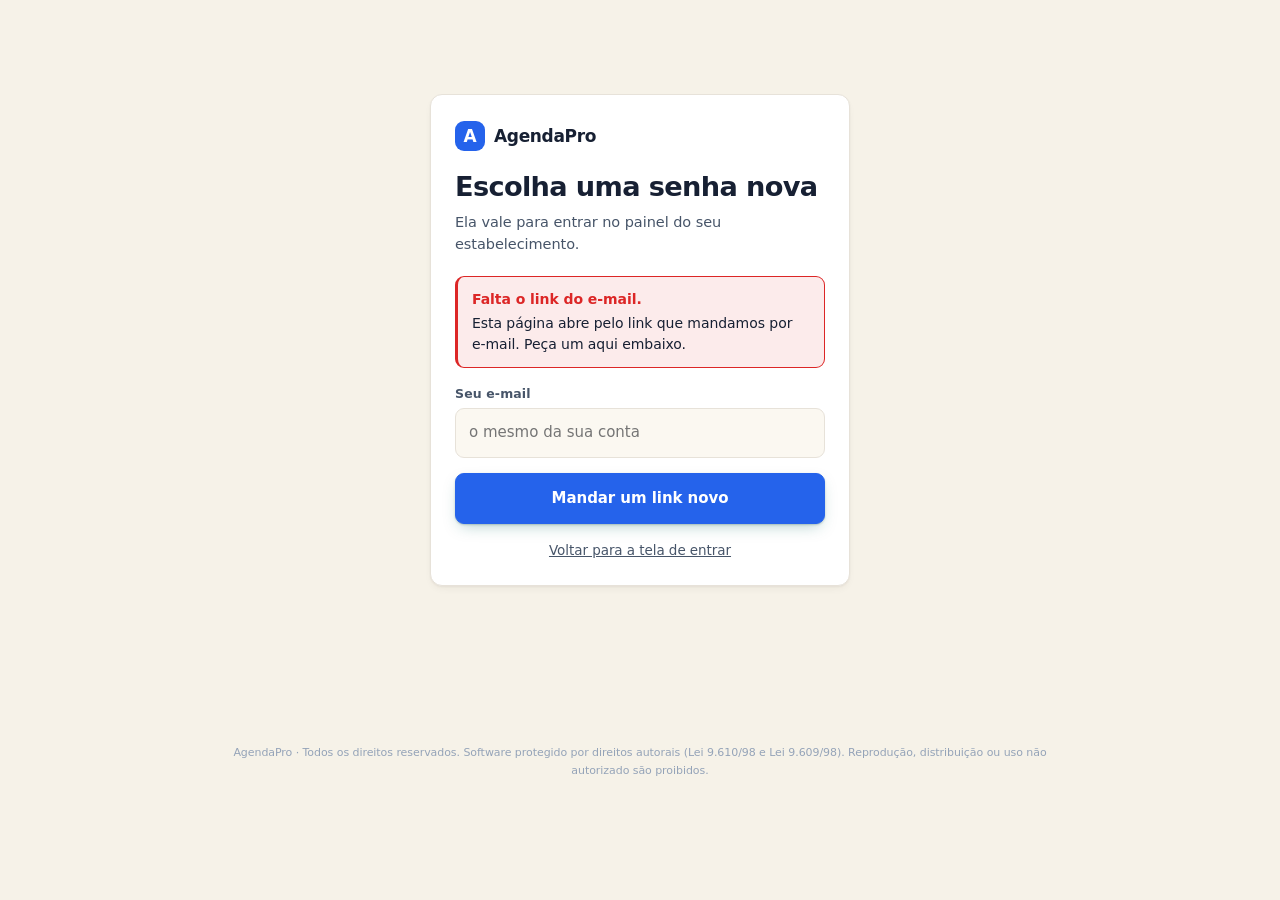
<file: nova-senha.html>
<!DOCTYPE html>
<html lang="pt-BR">
<head>
<meta charset="UTF-8" />
<!-- NAO ABRE DENTRO DE OUTRO SITE (auditoria de seguranca). Sem isto, um site
     qualquer punha esta tela num quadro invisivel e fazia a dona clicar sem
     saber (clickjacking). O GitHub Pages nao deixa mandar o cabecalho que
     barra isso, entao a pagina se recusa sozinha: some e abre no lugar
     certo. O link da cliente (agendar.html) fica de fora de proposito: o
     salao pode querer o agendamento dentro do proprio site. -->
<script>if(window.top!==window.self){document.documentElement.style.display='none';try{window.top.location.replace(window.location.href);}catch(e){}}</script>
<meta name="viewport" content="width=device-width, initial-scale=1, viewport-fit=cover" />
<title>Nova senha — AgendaPro</title>
<meta name="description" content="Escolha uma senha nova para entrar no painel." />
<meta name="theme-color" content="#FFFFFF" />
<meta name="robots" content="noindex" />
<link rel="icon" type="image/png" href="icones/icone-192.png" />
<style>
/* ===========================================================================
   AgendaPro — escolher uma senha nova
   ---------------------------------------------------------------------------
   A pessoa chega aqui pelo link do e-mail, e o link traz uma SESSÃO no
   #fragmento da URL. Fragmento não vai para o servidor — fica só no
   navegador — e é por isso que o Supabase manda o token por ali.

   A tela é curta de propósito: quem chega aqui já esqueceu a senha uma vez
   hoje e não quer ler nada.
   =========================================================================== */
*{box-sizing:border-box;margin:0;padding:0;-webkit-tap-highlight-color:transparent}
button,input{font:inherit;color:inherit}
button{cursor:pointer;border:none;background:none}
body{
  min-height:100dvh; display:grid; place-items:center; padding:22px;
  background:var(--fundo); color:var(--txt);
}
.cartao{
  width:100%; max-width:420px; background:var(--painel);
  border:1px solid var(--borda); border-radius:var(--r);
  padding:26px 24px 24px; box-shadow:var(--sombra-md);
}
.marca{display:flex;align-items:center;gap:9px;margin-bottom:20px;
       font-weight:640;letter-spacing:-.02em;font-size:17px}
.marca i{width:30px;height:30px;border-radius:var(--r-sm);display:grid;
         place-items:center;background:var(--acao);color:var(--acao-txt);font-style:normal}
h1{font-size:1.32rem;line-height:1.2;margin-bottom:7px}
.sub{color:var(--txt2);font-size:14.5px;margin-bottom:20px}
.campo{margin-bottom:15px}
.campo label{display:block;font-size:12.5px;font-weight:600;color:var(--txt2);
             margin-bottom:5px;letter-spacing:.01em}
.campo input{
  width:100%; padding:12px 13px; border-radius:var(--r-sm);
  border:1px solid var(--borda); background:var(--painel2);
}
.campo input:focus{outline:2px solid var(--acao);outline-offset:1px;border-color:transparent}
.grande{
  width:100%; padding:13px; border-radius:var(--r-sm); font-weight:600;
  font-size:15px; background:var(--acao); color:var(--acao-txt);
}
.grande[disabled]{opacity:.6;cursor:default}
.aviso{
  /* ⚠ BLOCO, e não flex: com flex, o título, a frase e o link do aviso
     viravam colunas lado a lado ("Este link já venceu" num celular). */
  display:block;padding:12px 14px;border-radius:var(--r-sm);
  margin-bottom:16px;font-size:14px;line-height:1.5;
  border:1px solid var(--borda);border-left:3px solid var(--acao);
  background:var(--painel2);
}
.aviso.ruim{border-left-color:var(--pe-500);background:var(--pe-soft)}
.aviso.ok{border-left-color:var(--su-500);background:var(--su-soft)}
.aviso b{display:block;margin-bottom:3px}
.aviso a{color:inherit;font-weight:600}
.repedir{margin-bottom:4px}
.pe{margin-top:16px;text-align:center;font-size:13.5px}
.pe a{color:var(--txt2)}
.forca{display:flex;gap:4px;margin-top:7px}
.forca i{flex:1;height:3px;border-radius:2px;background:var(--borda)}
.forca i.on{background:var(--acao)}
.forca-txt{font-size:12px;color:var(--txt2);margin-top:5px}

.rodape-legal{
  max-width:900px;margin:0 auto;padding:14px 16px 26px;
  font-size:11px;line-height:1.6;color:var(--txt3,#8a8a8a);text-align:center;
}
</style>
<link rel="stylesheet" href="estilo.css" />
</head>
<body>

<main class="cartao">
  <div class="marca"><i>A</i><span>Agenda<b>Pro</b></span></div>

  <div id="corpo">
    <h1>Escolha uma senha nova</h1>
    <p class="sub" id="sub">Ela vale para entrar no painel do seu estabelecimento.</p>

    <div id="aviso"></div>

    <!-- Pedir outro link AQUI MESMO. Antes a tela mandava para a de entrar
         do painel — a cliente do link do salão caía numa tela que não é a
         dela, e perdia o caminho de volta para o salão. -->
    <form id="repedir" class="repedir" style="display:none" novalidate
          onsubmit="event.preventDefault(); pedirOutro();">
      <div class="campo">
        <label for="emailNovo">Seu e-mail</label>
        <input id="emailNovo" type="email" autocomplete="email" inputmode="email"
               placeholder="o mesmo da sua conta">
      </div>
      <button class="grande" id="btRepedir" type="submit">Mandar um link novo</button>
    </form>

    <form id="form" onsubmit="event.preventDefault(); salvar();">
      <div class="campo">
        <label for="senha">Nova senha</label>
        <input id="senha" type="password" autocomplete="new-password"
               placeholder="pelo menos 8 caracteres" oninput="medir()">
        <div class="forca"><i id="f1"></i><i id="f2"></i><i id="f3"></i></div>
        <div class="forca-txt" id="fTxt"></div>
      </div>
      <div class="campo">
        <label for="senha2">Repita a senha</label>
        <input id="senha2" type="password" autocomplete="new-password"
               placeholder="a mesma de cima">
      </div>
      <button class="grande" id="btSalvar" type="submit">Salvar e entrar</button>
    </form>

    <p class="pe"><a id="voltarLink" href="entrar.html">Voltar para a tela de entrar</a></p>
  </div>
</main>

<script src="config.js"></script>
<script src="dados.js"></script>
<script>
'use strict';

const NA_NUVEM = !!(window.Dados && window.Dados.ligado);

function mostrar(tipo, html){
  document.getElementById('aviso').innerHTML =
    '<div class="aviso ' + tipo + '">' + html + '</div>';
}
const escapar = t => String(t == null ? '' : t).replace(/[&<>"']/g,
  c => ({ '&':'&amp;', '<':'&lt;', '>':'&gt;', '"':'&quot;', "'":'&#39;' })[c]);

/* A cliente que pediu pelo link do salão volta para o link do salão.
   ⚠ SÓ A PÁGINA DA CLIENTE, e do próprio site: aceitar qualquer `volta`
   faria desta tela um redirecionador para fora, com a pessoa já logada. */
const VOLTA = (() => {
  const v = new URLSearchParams(location.search).get('volta') || '';
  return /^agendar\.html\?salao=[a-z0-9-]{1,60}$/.test(v) ? v : '';
})();
if(VOLTA){
  document.getElementById('sub').textContent =
    'É com ela e o seu e-mail que você entra no link do salão.';
  const a = document.getElementById('voltarLink');
  a.href = VOLTA; a.textContent = 'Voltar para o salão';
}

/* Sem link que sirva: o formulário de senha some, e no lugar dele aparece o
   de pedir outro — na mesma tela, sem mandar a pessoa para outro lugar.
   As três causas vão escritas porque são as três que acontecem: passou da
   hora, o link já foi aberto (por ela, ou por um antivírus do e-mail), ou
   ela pediu dois e-mails e abriu o mais velho — o pedido novo apaga o
   anterior. */
function semLink(motivo, detalhe){
  document.getElementById('form').style.display = 'none';
  document.getElementById('repedir').style.display = '';
  mostrar('ruim', motivo === 'falta'
    ? '<b>Falta o link do e-mail.</b>Esta página abre pelo link que mandamos '
      + 'por e-mail. Peça um aqui embaixo.'
    : motivo === 'vencido'
    ? '<b>Este link não vale mais.</b>Cada link funciona uma vez só, por uma '
      + 'hora — e, se você pediu mais de um e-mail, só o último vale. Peça um '
      + 'novo aqui embaixo e use o do e-mail mais recente.'
    : '<b>Não consegui usar este link.</b>Peça um novo aqui embaixo.'
      + (detalhe ? '<br><span class="mono">' + escapar(detalhe) + '</span>' : ''));
}

/* ── DE ONDE VEM O TOKEN ──────────────────────────────────────────────────
   O Supabase devolve a pessoa com um #fragmento assim:

     nova-senha.html#access_token=...&type=recovery&refresh_token=...

   Fragmento não é enviado ao servidor — é a razão de o token vir por ali e
   não na query. Lemos, guardamos na memória e LIMPAMOS a barra de endereço:
   um token de recuperação no histórico do navegador é uma senha esquecida
   num papel em cima da mesa.

   Quando o link expira, o Supabase manda `error_description` no mesmo
   fragmento — e essa mensagem, em inglês, é mais útil traduzida do que
   escondida.
   ──────────────────────────────────────────────────────────────────────── */
let entrada = null;

(function lerFragmento(){
  const bruto = (location.hash || '').replace(/^#/, '');
  const q = new URLSearchParams(bruto);

  /* ⚠ O `error_description` vem da barra de endereço, e qualquer um monta
     um link com o texto que quiser ali. Ia cru para o innerHTML; agora
     passa pelo escapar(), como todo texto de fora. */
  if(q.get('error') || q.get('error_description')){
    const cru = q.get('error_description') || q.get('error') || '';
    entrada = null;
    if(/expired|invalid/i.test(cru) || q.get('error_code') === 'otp_expired') semLink('vencido');
    else semLink('outro', cru);
  } else {
    const token = q.get('access_token');
    if(token) entrada = { token, refresh: q.get('refresh_token') };
    /* O link do modelo de e-mail com `{{ .TokenHash }}`: traz só o código,
       e ele é gasto no Salvar (dados.js → abrirLinkDeSenha). */
    else if(q.get('token_hash') && (q.get('type') || 'recovery') === 'recovery')
      entrada = { hash: q.get('token_hash') };
  }

  // Tira o token da barra de endereço sem recarregar a página.
  if(bruto){
    try{ history.replaceState(null, '', location.pathname + location.search); }
    catch(e){}
  }
})();

if(!entrada && document.getElementById('form').style.display !== 'none'){
  if(!NA_NUVEM){
    mostrar('info', '<b>Esta é a demonstração.</b>Aqui não existe senha — o '
      + 'botão <b>Entrar no painel</b> abre o sistema direto.');
    document.getElementById('form').style.display = 'none';
  } else {
    /* Chegou sem token: digitou o endereço na mão, ou o link foi aberto duas
       vezes e o fragmento se perdeu na primeira. Dizer isso é melhor que
       mostrar um formulário que vai falhar no fim. */
    semLink('falta');
  }
}

/* ── PEDIR OUTRO LINK, DAQUI ─────────────────────────────────────────────
   As mesmas regras da tela de entrar: nunca dizer se o e-mail existe, e o
   limite de envio dito como limite (esperar), não como erro de conexão. */
async function pedirOutro(){
  const email = (document.getElementById('emailNovo').value || '').trim();
  if(!/^[^\s@]+@[^\s@]+\.[^\s@]{2,}$/.test(email)){
    mostrar('ruim', '<b>Confira o e-mail.</b>Parece incompleto.');
    document.getElementById('emailNovo').focus();
    return;
  }
  const bt = document.getElementById('btRepedir');
  bt.disabled = true; bt.textContent = 'Enviando…';
  try{
    await Dados.pedirNovaSenha(email, VOLTA || undefined);
  }catch(e){
    console.error('[AgendaPro] pedir outro link:', e);
    const cod = String(e.codigo || ''), cru = String(e.message || '');
    if(cod.indexOf('rate_limit') >= 0 || e.status === 429
       || /after \d+ seconds|rate limit|security purposes/i.test(cru)){
      const seg = (cru.match(/after (\d+) seconds/) || [])[1];
      mostrar('info', '<b>Espere ' + (seg ? seg + ' segundos' : 'alguns minutos')
        + ' para pedir de novo.</b>Há um limite de e-mails seguidos — não é '
        + 'erro seu, e o pedido anterior pode já estar a caminho. Confira a '
        + 'caixa de entrada e o lixo eletrônico.');
    } else {
      mostrar('ruim', '<b>Não consegui enviar agora.</b>Verifique a conexão e '
        + 'tente de novo em instantes.');
    }
    bt.disabled = false; bt.textContent = 'Mandar um link novo';
    return;
  }
  mostrar('ok', '<b>Se houver conta com ' + escapar(email) + ', o link novo já '
    + 'está a caminho.</b>Use o do e-mail mais recente — os anteriores deixam '
    + 'de valer. Se não chegar em alguns minutos, procure no lixo eletrônico.');
  bt.disabled = false; bt.textContent = 'Mandar de novo';
}

/* A mesma régra do cadastro: só tamanho. Regra de composição — "misture
   letras e números" — produz "Senha123" e nada mais seguro; comprimento é o
   que importa, e é o que o NIST recomenda desde 2017. */
function medir(){
  const s = document.getElementById('senha').value;
  const n = s.length >= 12 ? (/[^a-zA-Z]/.test(s) ? 3 : 2) : (s.length >= 8 ? 1 : 0);
  for(let i = 1; i <= 3; i++)
    document.getElementById('f' + i).classList.toggle('on', i <= n);
  document.getElementById('fTxt').textContent =
    ['curta','fraca','boa','forte'][n];
}

async function salvar(){
  const s1 = document.getElementById('senha').value;
  const s2 = document.getElementById('senha2').value;

  if(s1.length < 8){
    mostrar('ruim', '<b>A senha precisa de pelo menos 8 caracteres.</b>'
      + 'Uma frase curta funciona bem, e é mais fácil de lembrar.');
    return;
  }
  if(s1 !== s2){
    mostrar('ruim', '<b>As duas senhas não são iguais.</b>Confira a segunda.');
    document.getElementById('senha2').focus();
    return;
  }

  const bt = document.getElementById('btSalvar');
  bt.disabled = true; bt.textContent = 'Salvando…';
  /* Pelo `codigo` primeiro, como nas outras telas: `error_code` é a mesma
     palavra em toda versão do Supabase, o texto em inglês não é. */
  const venceu = e => {
    const cod = String(e.codigo || ''), cru = String(e.message || '');
    return ['bad_jwt','session_expired','session_not_found',
            'otp_expired','validation_failed'].indexOf(cod) >= 0
        || (!cod && /expired|invalid|JWT/i.test(cru));
  };
  try{
    // Link com código: é agora, no Salvar, que ele é gasto.
    if(entrada.hash && !entrada.token)
      Object.assign(entrada, await Dados.abrirLinkDeSenha(entrada.hash));
    await Dados.trocarSenha({ token: entrada.token, refresh: entrada.refresh,
                              senha: s1 });
  }catch(e){
    console.error('[AgendaPro] trocar senha:', e);
    bt.disabled = false; bt.textContent = 'Salvar e entrar';
    if(venceu(e)) return semLink('vencido');
    const cru = String(e.message || '');
    mostrar('ruim', '<b>Não consegui trocar a senha.</b>Tente de novo em '
      + 'instantes.<br><span class="mono">'
      + escapar(cru || ('HTTP ' + e.status)) + '</span>');
    return;
  }

  /* Trocada a senha, a pessoa JÁ ESTÁ logada — o token de recuperação virou
     sessão. Mandar de volta para a tela de entrar seria pedir que ela digite
     agora a senha que acabou de escolher. */
  mostrar('ok', VOLTA ? '<b>Senha trocada.</b>Voltando para o salão…'
                      : '<b>Senha trocada.</b>Abrindo o painel…');
  setTimeout(() => { location.href = VOLTA || 'app.html'; }, 900);
}
</script>
<p class="rodape-legal">AgendaPro · Todos os direitos reservados. Software protegido por direitos autorais (Lei 9.610/98 e Lei 9.609/98). Reprodução, distribuição ou uso não autorizado são proibidos.</p>
</body>
</html>
</file>
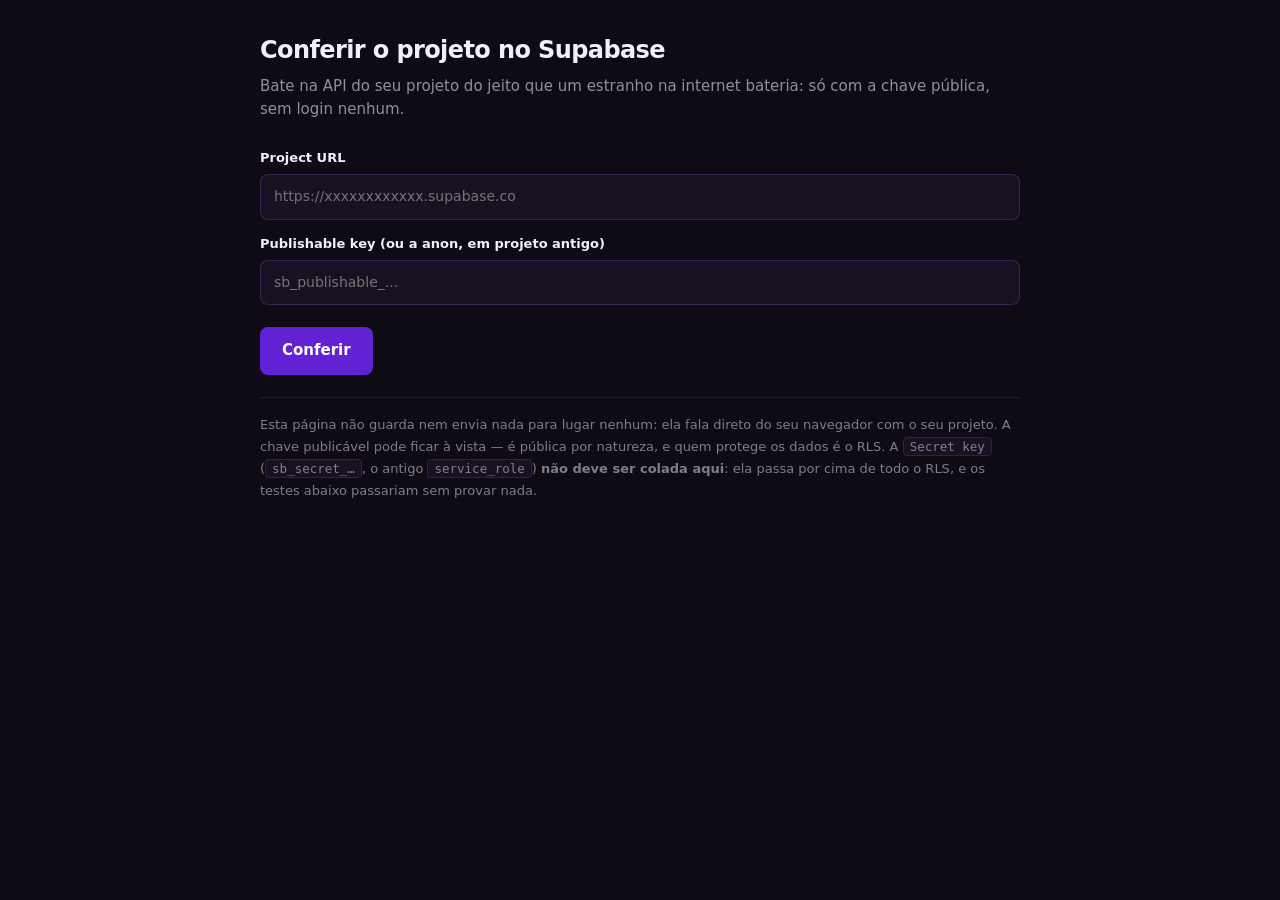
<file: tests/conferir-nuvem.html>
<!DOCTYPE html>
<html lang="pt-BR">
<head>
<meta charset="UTF-8" />
<meta name="viewport" content="width=device-width, initial-scale=1" />
<title>Conferir o projeto no Supabase — AgendaPro</title>
<style>
/* ===========================================================================
   Conferidor de fora
   ---------------------------------------------------------------------------
   O tests/conferir_instalacao.sql roda DENTRO do banco, como dono, e diz que
   as regras estão escritas. Esta página roda FORA, do navegador, sem
   credencial nenhuma além da chave pública — e diz que as regras estão
   PEGANDO. É a diferença entre ter uma tranca e testar a tranca.

   Sozinha de propósito: sem estilo.css, sem dados.js, sem nada. Se o
   diagnóstico dependesse do sistema, ele não serviria para diagnosticar o
   sistema. Abre direto do disco e funciona.
   =========================================================================== */
*{box-sizing:border-box;margin:0;padding:0}
body{
  font:15px/1.55 "Segoe UI",system-ui,-apple-system,Roboto,sans-serif;
  background:#0E0B15; color:#F2EFF8; padding:32px 20px 60px;
}
.folha{max-width:760px;margin:0 auto}
h1{font-size:1.5rem;font-weight:640;letter-spacing:-.025em;margin-bottom:6px}
.sub{color:rgba(242,239,248,.58);margin-bottom:26px}
.campo{margin-bottom:14px}
label{display:block;font-size:13px;font-weight:600;margin-bottom:6px}
input{
  width:100%;padding:11px 13px;font:inherit;font-size:14px;
  background:#171122;color:#F2EFF8;
  border:1px solid rgba(147,102,238,.24);border-radius:8px;
}
input:focus{outline:2px solid #7B2FF7;outline-offset:1px}
button{
  font:inherit;font-weight:600;font-size:15px;cursor:pointer;
  padding:12px 22px;border:none;border-radius:8px;
  background:#6321D6;color:#fff;margin-top:8px;
}
button:disabled{opacity:.5;cursor:default}
.grupo{margin-top:26px}
.grupo h2{
  font-size:12px;font-weight:700;letter-spacing:.09em;text-transform:uppercase;
  color:rgba(242,239,248,.42);margin-bottom:10px;
}
.linha{
  display:flex;gap:11px;align-items:flex-start;padding:9px 12px;
  border-radius:7px;background:#171122;margin-bottom:5px;font-size:14px;
}
.linha .m{flex:none;width:17px;text-align:center;font-weight:700;line-height:1.5}
.bom  .m{color:#4ADE80}
.ruim .m{color:#FB7185}
.ruim{background:rgba(251,113,133,.09)}
.nota-linha{background:rgba(147,102,238,.07)}
.nota-linha .m{color:#B79BF6;font-style:italic}
.nota-linha div{color:rgba(242,239,248,.62);font-size:13px}
.linha .porque{
  display:block;color:rgba(242,239,248,.5);font-size:12.5px;margin-top:3px;
  word-break:break-word;
}
.placar{
  margin-top:24px;padding:15px 18px;border-radius:9px;font-weight:600;
  background:#171122;border-left:3px solid #6321D6;
}
.placar.tudo{border-left-color:#4ADE80}
.placar.falha{border-left-color:#FB7185}
.nota{
  margin-top:22px;font-size:13px;color:rgba(242,239,248,.5);line-height:1.7;
  border-top:1px solid rgba(147,102,238,.16);padding-top:16px;
}
code{
  background:#171122;padding:1px 6px;border-radius:4px;font-size:12.5px;
  border:1px solid rgba(147,102,238,.2);
}
</style>
</head>
<body>
<div class="folha">

  <h1>Conferir o projeto no Supabase</h1>
  <p class="sub">Bate na API do seu projeto do jeito que um estranho na
     internet bateria: só com a chave pública, sem login nenhum.</p>

  <div class="campo">
    <label for="url">Project URL</label>
    <input id="url" placeholder="https://xxxxxxxxxxxx.supabase.co"
           autocomplete="off" spellcheck="false">
  </div>

  <div class="campo">
    <label for="chave">Publishable key (ou a anon, em projeto antigo)</label>
    <input id="chave" placeholder="sb_publishable_..."
           autocomplete="off" spellcheck="false">
  </div>

  <button id="bt">Conferir</button>

  <div id="saida"></div>

  <p class="nota">
    Esta página não guarda nem envia nada para lugar nenhum: ela fala direto do
    seu navegador com o seu projeto. A chave publicável pode ficar à vista — é
    pública por natureza, e quem protege os dados é o RLS. A
    <code>Secret key</code> (<code>sb_secret_…</code>, o antigo
    <code>service_role</code>) <b>não deve ser colada aqui</b>: ela passa por
    cima de todo o RLS, e os testes abaixo passariam sem provar nada.
  </p>
</div>

<script>
'use strict';

let ok = 0, mau = 0, saida;

function linha(bom, msg, porque){
  bom ? ok++ : mau++;
  const d = document.createElement('div');
  d.className = 'linha ' + (bom ? 'bom' : 'ruim');
  d.innerHTML = '<span class="m">' + (bom ? '✓' : '✗') + '</span><div>'
    + escapar(msg)
    + (porque && !bom ? '<span class="porque">' + escapar(porque) + '</span>' : '')
    + '</div>';
  saida.appendChild(d);
}

/* Observação que NÃO conta como acerto nem erro. Existe porque algumas coisas
   são propriedade da plataforma, não defeito do projeto — e reprovar por causa
   delas seria acusar problema onde não há. Alarme falso ensina a ignorar
   alarme, e aí o alarme verdadeiro passa batido. */
function nota(msg){
  const d = document.createElement('div');
  d.className = 'linha nota-linha';
  d.innerHTML = '<span class="m">i</span><div>' + escapar(msg) + '</div>';
  saida.appendChild(d);
}

function grupo(titulo){
  const d = document.createElement('div');
  d.className = 'grupo';
  d.innerHTML = '<h2>' + escapar(titulo) + '</h2>';
  saida.appendChild(d);
  return d;
}

const escapar = t => String(t).replace(/[&<>"]/g,
  c => ({'&':'&amp;','<':'&lt;','>':'&gt;','"':'&quot;'}[c]));

async function bater(base, chave, caminho, cabs){
  try{
    const r = await fetch(base + '/rest/v1/' + caminho,
                          { headers: cabs || { apikey: chave } });
    let corpo = null;
    try { corpo = await r.json(); } catch(e){}
    return { status: r.status, ok: r.ok, corpo };
  }catch(e){
    // Rede caída, URL errada, CORS. Vale distinguir de uma recusa do banco:
    // "não cheguei lá" e "cheguei e me barraram" pedem consertos diferentes.
    return { status: 0, ok: false, corpo: null, rede: e.message };
  }
}

async function rpc(base, chave, fn, args){
  try{
    const r = await fetch(base + '/rest/v1/rpc/' + fn, {
      method: 'POST',
      headers: { apikey: chave, 'Content-Type': 'application/json' },
      body: JSON.stringify(args),
    });
    let corpo = null;
    try { corpo = await r.json(); } catch(e){}
    return { status: r.status, ok: r.ok, corpo };
  }catch(e){
    return { status: 0, ok: false, corpo: null, rede: e.message };
  }
}

async function conferir(){
  const bt = document.getElementById('bt');
  const base = document.getElementById('url').value.trim().replace(/\/+$/, '');
  const chave = document.getElementById('chave').value.trim();

  saida = document.getElementById('saida');
  saida.innerHTML = '';
  ok = 0; mau = 0;

  // O 127.0.0.1 entra de propósito: é o endereço da bancada de teste
  // (tests/bancada), e uma página de diagnóstico que não pode ser
  // diagnosticada não presta.
  if(!/^https:\/\/.+\.supabase\.co$/.test(base) && !/^http:\/\/127\.0\.0\.1:\d+$/.test(base)){
    saida.innerHTML = '<div class="placar falha">A URL parece errada. Ela é '
      + 'https:// + o Project ID + .supabase.co — o Project ID está em '
      + 'Settings → General.</div>';
    return;
  }
  if(chave.startsWith('sb_secret_') || chave.includes('service_role')){
    saida.innerHTML = '<div class="placar falha">Essa é a chave secreta. Ela '
      + 'passa por cima do RLS, então tudo passaria aqui sem provar nada. '
      + 'Use a Publishable key.</div>';
    return;
  }
  if(!chave){ return; }

  bt.disabled = true; bt.textContent = 'Conferindo…';

  try{
    grupo('A chave e a vitrine pública');

    const planos = await bater(base, chave, 'planos?select=codigo,nome&order=codigo');
    linha(planos.ok, 'a chave é aceita pelo projeto',
      planos.rede ? 'não cheguei no servidor: ' + planos.rede
                  : 'status ' + planos.status + ' — ' + JSON.stringify(planos.corpo));

    linha(Array.isArray(planos.corpo) && planos.corpo.length >= 6,
      'os planos estão semeados (esperado 6 ou mais)',
      'vieram ' + (Array.isArray(planos.corpo) ? planos.corpo.length : 0));

    // ── O CATÁLOGO NÃO PODE SER FOLHEADO ────────────────────────────────
    // Esta verificação já foi o contrário: exigia que as três vistas
    // abrissem para quem não fez login. Abriam, e vazavam do lado que
    // ninguém olha — sem filtro, devolviam TODOS os salões da plataforma com
    // nome, endereço e WhatsApp. Não é dado de cliente: é a lista de
    // clientes DO NEGÓCIO, entregue a qualquer concorrente com a chave
    // publicável, que fica à vista no código da página de propósito.
    for(const v of ['saloes_publicos','servicos_publicos','profissionais_publicos']){
      const r = await bater(base, chave, v + '?select=id&limit=1');
      const quantos = Array.isArray(r.corpo) ? r.corpo.length : 0;
      linha(!r.ok,
        v + ' não pode ser listada por quem não fez login',
        'status ' + r.status + ' — respondeu com ' + quantos + ' linha(s). '
        + 'Sem o 06_vitrine.sql, dá para baixar a plataforma inteira daqui.');
    }

    // Mas quem TEM o link entra. O apelido não é segredo — quem recebeu o
    // link tem o salão, e é assim que deve ser. O que mudou é que ninguém
    // enumera: descobrir um salão passa a exigir já conhecê-lo.
    const vit = await rpc(base, chave, 'vitrine', { p_slug: 'nao-existe-' + Date.now() });
    linha(vit.status !== 404,
      'vitrine() está instalada e responde a quem não fez login',
      vit.status === 404
        ? 'status 404 — o 06_vitrine.sql não rodou neste projeto'
        : 'status ' + vit.status + ' — ' + JSON.stringify(vit.corpo).slice(0, 140));

    grupo('O que precisa continuar fechado');

    // Estas quatro são as que viram manchete. A leitura tem que voltar VAZIA
    // — e vazia com status 200, não com erro: erro pode ser o servidor fora
    // do ar, e aí o teste passaria sem ter testado nada.
    for(const t of ['clientes','agendamentos','perfis','pagamentos','contadores']){
      const r = await bater(base, chave, t + '?select=*&limit=1');
      const vazio = Array.isArray(r.corpo) && r.corpo.length === 0;
      const barrado = r.status === 401 || r.status === 403 ||
                      (r.corpo && /permission denied/i.test(JSON.stringify(r.corpo)));
      linha(vazio || barrado,
        t + ': quem não fez login não lê nada',
        r.rede ? 'não cheguei no servidor: ' + r.rede
               : 'status ' + r.status + ' — veio '
                 + JSON.stringify(r.corpo).slice(0, 160));
    }

    // E escrever, que é o que estraga de verdade.
    try{
      const r = await fetch(base + '/rest/v1/saloes', {
        method: 'POST',
        headers: { apikey: chave, 'Content-Type': 'application/json',
                   'Prefer': 'return=representation' },
        body: JSON.stringify({ slug: 'invasor-' + Date.now(),
                               nome: 'Teste de invasão', tipo: 'salao' }),
      });
      linha(!r.ok, 'e não consegue criar salão nenhum', 'status ' + r.status
        + ' — se veio 201, QUALQUER PESSOA cria salão no seu banco');
    }catch(e){ linha(true, 'e não consegue criar salão nenhum'); }

    grupo('Os cabeçalhos');

    // O que o sistema DEPENDE: a chave sozinha no apikey, sem Authorization
    // nenhum. É assim que a cliente sem conta abre o link do salão.
    const soApikey = await bater(base, chave, 'planos?select=codigo');
    linha(soApikey.ok,
      'só com apikey, sem Authorization, a vitrine responde',
      'status ' + soApikey.status);

    // E o que é apenas CURIOSIDADE sobre a plataforma. A documentação diz que
    // a chave publicável no Authorization é recusada, com uma exceção: vale
    // quando o valor é idêntico ao do apikey. Se este projeto aceitar, não há
    // nada a consertar — o dados.js não usa esse caminho de qualquer jeito.
    // Por isso é nota, e não verificação: reprovar por causa disto seria
    // acusar defeito onde não há, e alarme falso ensina a ignorar alarme.
    const nosDois = await bater(base, chave, 'planos?select=codigo',
      { apikey: chave, 'Authorization': 'Bearer ' + chave });
    nota(nosDois.ok
      ? 'Este projeto também aceita a chave no Authorization (a exceção de '
        + '"valores iguais"). Tudo bem: o sistema manda a chave só no apikey.'
      : 'Este projeto recusa a chave no Authorization, como manda a '
        + 'documentação. O sistema já manda ela só no apikey.');

    grupo('As funções que a cliente usa sem ter conta');

    for(const [fn, arg, esperado] of [
      ['slug_disponivel', { p_slug: 'nao-existe-' + Date.now() }, true],
    ]){
      try{
        const r = await fetch(base + '/rest/v1/rpc/' + fn, {
          method: 'POST',
          headers: { apikey: chave, 'Content-Type': 'application/json' },
          body: JSON.stringify(arg),
        });
        const v = await r.json().catch(() => null);
        // Função que devolve escalar vem como `true` no PostgREST; a bancada
        // de teste devolve `[{slug_disponivel:true}]`. Aceitar as duas formas
        // não é frouxidão: é não deixar o diagnóstico acusar defeito que não
        // existe, que é o jeito mais rápido de a pessoa parar de olhar para
        // ele.
        const escalar = Array.isArray(v)
          ? (v.length === 1 && typeof v[0] === 'object' ? Object.values(v[0])[0] : v[0])
          : v;
        linha(r.ok && escalar === esperado,
          fn + '() responde para quem não fez login',
          'status ' + r.status + ' — ' + JSON.stringify(v));
      }catch(e){ linha(false, fn + '() responde para quem não fez login', e.message); }
    }

    /* ── CHAMAR COM OS ARGUMENTOS CERTOS, E NÃO COM {} ──────────────────────
       A primeira versão daqui mandava corpo vazio e tratava 404 como "a
       função não foi instalada". Errado, e alarmante à toa: o PostgREST
       resolve a função pelos NOMES dos parâmetros. Com {} ele procura uma
       versão sem argumento nenhum, não acha, e responde 404 — mesmo com a
       função instalada e perfeita.

       Então aqui vão os nomes de verdade, com valores inofensivos. O que se
       espera de cada uma:

       horarios_livres — um profissional que não existe e nenhum serviço.
         A função recusa lá dentro e devolve conjunto vazio: 200 com [].

       agendar — mesma coisa, mas ela ERRA de propósito, e o valor está no
         erro: se voltar a nossa frase em português, é prova de que a função
         rodou, que anon pode executá-la, e que a mensagem chega legível na
         tela da cliente em vez de um "400 Bad Request" seco.
       ──────────────────────────────────────────────────────────────────── */
    const ninguem = '00000000-0000-0000-0000-000000000000';
    const amanha  = new Date(Date.now() + 864e5).toISOString();

    const hl = await rpc(base, chave, 'horarios_livres',
      { p_profissional: ninguem, p_data: amanha.slice(0, 10), p_servicos: [] });
    linha(hl.status !== 404 && Array.isArray(hl.corpo),
      'horarios_livres() está instalada e responde a quem não fez login',
      hl.status === 404
        ? 'status 404 — o 05_agenda.sql não rodou neste projeto'
        : 'status ' + hl.status + ' — ' + JSON.stringify(hl.corpo).slice(0, 160));

    const ag = await rpc(base, chave, 'agendar',
      { p_profissional: ninguem, p_inicio: amanha, p_servicos: [],
        p_nome: 'Teste do conferidor', p_telefone: '51999999999' });
    const frase = ag.corpo && ag.corpo.message || '';
    linha(ag.status !== 404 && /profissional|serviço|horário|telefone/i.test(frase),
      'agendar() está instalada e recusa em português, não em código',
      ag.status === 404
        ? 'status 404 — o 05_agenda.sql não rodou neste projeto'
        : 'status ' + ag.status + ' — ' + JSON.stringify(ag.corpo).slice(0, 200));

    const total = ok + mau;
    const p = document.createElement('div');
    p.className = 'placar ' + (mau ? 'falha' : 'tudo');
    p.textContent = mau
      ? '✗ ' + mau + ' de ' + total + ' falharam.'
      : '✓ ' + total + ' verificações contra o projeto de verdade.';
    saida.appendChild(p);

  } finally {
    bt.disabled = false; bt.textContent = 'Conferir de novo';
  }
}

document.getElementById('bt').addEventListener('click', conferir);
// Enter em qualquer campo também confere.
for(const id of ['url','chave'])
  document.getElementById(id).addEventListener('keydown',
    e => { if(e.key === 'Enter') conferir(); });
</script>
</body>
</html>
</file>
<file: estilo.css>
/* ===========================================================================
   AgendaPro — sistema visual
   ---------------------------------------------------------------------------
   Uma folha só, carregada DEPOIS do estilo de cada página. O visual inteiro
   sai daqui — sem mexer na estrutura de nenhuma tela.

   A ARQUITETURA VEM DO ADMINPRO

   Barra lateral escura de 252px, fixa, em qualquer tema; conteúdo claro ao
   lado; topo com trilha e data. É o arranjo do AdminPro, e é o certo para
   este tipo de produto: o dono do salão fica o dia inteiro na mesma tela e
   troca de assunto dezenas de vezes. Aba horizontal some quando a lista de
   assuntos cresce; barra lateral aguenta doze itens sem encolher nada.

   A lateral é escura nos dois temas de propósito. Ela é moldura, não
   conteúdo — escura, ela some da atenção e joga o olho para a agenda.

   ROXO SOBRE GRAFITE

   Um produto, dois públicos: metade dos salões que usam isto é barbearia. A
   primeira versão era magenta, e magenta chapado em botão faz o barbeiro
   fechar a tela em dois segundos.

   Quem resolveu foi o logotipo novo: calendário grafite, aro azul, cromado, e
   a pílula "Gestão" preta. Ele já não tem gênero, e o sistema segue ele. O
   magenta sobreviveu onde deve — no dia marcado do calendário e na abertura
   do degradê — que é o lugar em que uma cor pode ser expressiva sem estar
   dizendo "este botão é para você".

   Cogitei dourado com preto, que era o pedido. Não fiz: dourado ao lado do
   azul do logotipo vira bijuteria, e o produto passaria a ter uma cor que a
   marca não tem. É trocar dois valores neste arquivo se você preferir assim.

   O CONTRASTE MANDA NO TOM, não o gosto

   O mesmo azul não serve para tudo, e cada uso tem o seu:

     como FUNDO de botão, letra branca    #2563EB   5,2:1
     como TEXTO em papel claro            #1D4ED8   6,7:1
     como TEXTO sobre grafite             #93C5FD   9,9:1

   Sombra em camadas, nunca uma só. Elevação de verdade tem duas partes: um
   contato curto e escuro que gruda o objeto na superfície, e uma difusa e
   larga que dá altura. Uma sombra só, chapada, denuncia layout às pressas.

   A tipografia é a do sistema: Segoe UI, que é a do Windows. O computador da
   recepção é Windows em praticamente todo salão do Brasil, e usar a fonte
   nativa tem três efeitos que fonte baixada não tem — nada para descarregar,
   nenhuma troca de letra no meio do carregamento, e a tela parece parte do
   sistema operacional em vez de parecer um site aberto dentro dele.

   Fora do Windows, `system-ui` entrega a fonte nativa de cada plataforma. É o
   comportamento certo: ninguém quer o Mac imitando Windows.
   =========================================================================== */

:root{
  /* ── Neutros: cinza-ardósia, com um fio de azul ───────────────────────
     Não é cinza puro. Cinza neutro ao lado de azul parece sujo — puxa para
     o verde. Um traço de azul no neutro faz o preto da tela e o azul da
     marca serem da mesma família. */
  --n-0:#FFFFFF;   --n-25:#FCFDFE;  --n-50:#F8FAFC;  --n-100:#F1F5F9;
  --n-200:#E2E8F0; --n-300:#CBD5E1; --n-400:#94A3B8; --n-500:#64748B;
  --n-600:#475569; --n-700:#334155; --n-800:#1E293B; --n-900:#172033;
  --n-950:#0F172A;

  /* ── A COR DA MARCA: AZUL, COM ROXO DE APOIO ──────────────────────────
     Duas escalas, e a divisão de trabalho entre elas é a regra que mantém
     isto elegante em vez de colorido:

       AZUL  manda na interface. Botão, item selecionado, foco, link.
       ROXO  aparece em detalhe. Logotipo, avatar, selo, ícone de destaque.

     Trocar isso de lado — roxo em botão de rotina, azul só em enfeite — é
     o que transforma um produto sóbrio numa tela de carnaval. O roxo é
     tempero; se ele estiver em toda parte, não destaca nada.

     Os tons estão nomeados por ONDE servem, não por quanto são claros: foi
     trocar um pelo outro que quebrou a legibilidade nas versões anteriores.
     Os números ao lado são contraste medido, não estimado. */
  --az-50:#EFF6FF;  --az-100:#DBEAFE; --az-200:#BFDBFE; --az-300:#93C5FD;
  --az-400:#60A5FA; --az-500:#3B82F6; --az-600:#2563EB; --az-700:#1D4ED8;
  --az-800:#1E40AF;
  --az-soft:rgba(37,99,235,.07);
  --az-line:rgba(37,99,235,.20);

  --rx-50:#F5F3FF;  --rx-100:#EDE9FE; --rx-200:#DDD6FE; --rx-300:#C4B5FD;
  --rx-400:#A78BFA; --rx-500:#8B5CF6; --rx-600:#7C3AED; --rx-700:#6D28D9;
  --rx-800:#5B21B6;
  --rx-soft:rgba(124,58,237,.07);
  --rx-line:rgba(124,58,237,.20);

  --az-fundo:var(--az-600);   /* fundo de botão, letra branca        5,2:1 */
  --az-texto:var(--az-700);   /* azul escrito em papel claro         6,7:1 */
  --az-claro:var(--az-300);   /* azul escrito sobre grafite          9,9:1 */

  /* A ponta viva do degradê: o roxo. Não pinta interface — só o logotipo,
     o avatar e o dia marcado do calendário. */
  --mg-500:var(--rx-600);
  --grad-marca:linear-gradient(96deg,#2563EB 0%,#4F46E5 52%,#7C3AED 100%);
  /* Degradê de avatar e selo: o mesmo par, mais aberto, para caber num
     círculo de 28px sem virar uma cor só. */
  --grad-suave:linear-gradient(135deg,#3B82F6 0%,#7C3AED 100%);

  /* ── Semânticos, escolhidos para não encostar no azul nem no roxo ──── */
  --su-500:#15803D; --su-soft:rgba(21,128,61,.10);
  --wa-500:#B45309; --wa-soft:rgba(180,83,9,.10);
  --er-500:#DC2626; --er-soft:rgba(220,38,38,.09);

  /* ── Tokens que as telas já usavam, redirecionados ─────────────────── */
  --ac-500:var(--az-500); --ac-600:var(--az-texto); --ac-700:var(--az-800);
  --ac-soft:var(--az-soft); --ac-line:var(--az-line);
  --marca:var(--az-texto); --marca-esc:var(--az-800); --marca-viva:var(--rx-600);
  --marca-media:var(--az-600); --marca-clara:var(--az-400); --marca-funda:var(--az-700);
  --info:var(--az-texto);

  /* ⚠ O PALCO É GELO, NÃO BRANCO.
     Relatado assim: "está tudo muito branco, está doendo a visão". E era
     verdade — o fundo era #F8FAFC, quase papel de impressora, com painel
     branco por cima. Dois brancos quase iguais não separam nada e a tela
     inteira vira um bloco luminoso, que é o que cansa a vista de quem passa
     o dia nela.

     Agora o palco é um creme claro (#F6F2E8) e o painel continua
     branco. A diferença passa a ser visível, os cartões ganham borda sem
     precisar de traço, e a luz total da tela cai.

     O quente é de propósito: um cinza frio ao lado do azul da marca puxa
     para o verde e parece sujo. Um creme puxa para o papel. */
  --bg:#F6F2E8;       --painel:var(--n-0); --painel2:#FBF8F1;
  /* A margem em volta da coluna da página, num computador, quando o dono
     escolheu um fundo: o papel de fábrica, que o fundo escolhido não apaga. */
  --mesa:#F6F2E8;

  /* ── A MOLDURA, AGORA CLARA ───────────────────────────────────────────
     A lateral era grafite quase preto nos dois temas. Ficava com cara de
     painel de servidor: escura, densa, "de sistema". Passa a ser branca,
     com o palco num cinza um tom abaixo — assim a lateral é a folha e o
     conteúdo respira ao lado, em vez de a tela ser dividida em duas
     metades que brigam.

     Os tons de texto aqui deixam de ser branco transparente e passam a ser
     ardósia sólida: branco a 58% sobre fundo branco é invisível, e foi o
     que quebrou quando a moldura clareou. */
  --lat:#FDFBF6; --lat-2:#F2EDE1; --lat-borda:#E6DFD2;
  --lat-txt:var(--n-900); --lat-txt2:var(--n-600); --lat-txt3:var(--n-500);
  --lat-largura:252px;
  /* Os fundos de dentro da moldura, nomeados. Antes eram `rgba(255,255,255,…)`
     cravado, que é uma aposta de que o fundo é escuro — a aposta furou no dia
     em que a moldura clareou, e cada hover virou invisível. Agora cada um tem
     nome e vira junto com o tema. */
  --lat-hover:var(--n-100);
  --lat-ic:var(--n-100); --lat-ic-txt:var(--az-600);
  --lat-sel:var(--az-50); --lat-sel-txt:var(--az-700);
  --lat-card:var(--painel);
  --borda:#E7E2D9; --borda-forte:#D3CCC0;
  --txt:var(--n-900); --txt2:var(--n-600); --txt3:var(--n-400);
  /* O cinza dos ícones de traço da página da cliente, quando ninguém
     escolheu "Cor dos ícones". É o mesmo do texto, mas guardado à parte: o
     --txt2 é reescrito quando o dono escolhe a cor do texto, e o pino do
     endereço não pode ir junto. */
  --ico-texto:var(--n-600); --ico-discreto:var(--n-400);
  --ok:var(--su-500); --alerta:var(--wa-500); --erro:var(--er-500);

  /* A ação primária é o azul da marca, com letra branca. */
  --acao:var(--az-fundo); --acao-hover:var(--az-700); --acao-txt:#FFFFFF;
  /* Ação de peso mas sem brilho: confirmar, salvar, tudo que é rotina. */
  --tinta:var(--n-900); --tinta-hover:var(--n-800); --tinta-txt:var(--n-0);
  --tinta-marca:var(--n-900);   /* a marca do AgendaPro, que nunca muda */

  /* ── Forma ─────────────────────────────────────────────────────────── */
  --r:12px; --r-sm:9px; --r-lg:16px; --r-pill:999px;

  /* ── Elevação em camadas ───────────────────────────────────────────────
     Sombra CURTA e quase transparente. Pedido: "os cards com sombreamento
     tornar mais clean".

     O que sujava não era a existência da sombra, era o alcance dela: um
     borrão de 6px por baixo de cada cartão, e a página com dez cartões vira
     dez manchas cinza no creme. Trocado por 1px de contato mais um véu de
     3px — o cartão continua descolado do fundo, sem deixar poça.

     O cinza também mudou de temperatura: era azulado sobre fundo creme, o
     que aparecia como sombra suja. Agora acompanha o quente do palco. */
  --sombra-xs:0 1px 1px rgba(60,48,30,.03);
  --sombra:0 1px 1px rgba(60,48,30,.04), 0 1px 3px rgba(60,48,30,.05);
  --sombra-md:0 1px 2px rgba(60,48,30,.05), 0 4px 10px -3px rgba(60,48,30,.07);
  --sombra-lg:0 2px 5px -1px rgba(60,48,30,.06), 0 14px 30px -10px rgba(60,48,30,.12);
  --sombra-marca:0 1px 2px rgba(5,59,53,.22), 0 6px 16px -5px rgba(11,106,96,.34);

  /* ── Tipografia ──────────────────────────────────────────────────────
     A fonte do Windows, que é onde o salão trabalha: o computador da recepção
     é Windows em praticamente todo salão do Brasil.

     "Segoe UI Variable Text" vem primeiro porque é a do Windows 11 — é a
     mesma família, redesenhada, e num texto de 15px ela tem o espacejamento
     melhor. No Windows 10 esse nome não existe e cai no "Segoe UI" de sempre.
     Fora do Windows, `system-ui` entrega a fonte nativa de cada sistema, que
     é o comportamento certo: ninguém quer o Mac imitando Windows.

     Zero download. A versão anterior servia 74 KB de fonte do próprio
     projeto; isso sai, e a primeira pintura da tela acontece antes. */
  --fonte:"Segoe UI Variable Text","Segoe UI",system-ui,-apple-system,
          "Roboto","Helvetica Neue",Arial,sans-serif;
  /* Para título de abertura e nome de salão: a mesma família, mas na variação
     de display do Windows 11, que tem contraste maior e serve para tamanho
     grande. Onde ela não existe, é a mesma fonte do resto — e tudo bem. */
  --fonte-display:"Segoe UI Variable Display","Segoe UI",system-ui,
                  -apple-system,"Roboto",Arial,sans-serif;
}

/* O visual mora no CLARO: é o padrão, e é o que a maioria vai ver. O escuro
   continua inteiro para quem atende de noite ou prefere assim — o botão de
   trocar está no pé da lateral e não some. Aqui o azul sobe na rampa, porque
   o #1D4ED8 que serve de texto no papel branco desaparece no grafite. */
[data-tema="escuro"], html[data-tema="escuro"]{
  --bg:#0B1220; --painel:#131C2E; --painel2:#18233A;
  --mesa:#0B1220;
  --borda:#25324A; --borda-forte:#35455F;
  --txt:#E8EEF7; --txt2:#A3B2C7; --txt3:#6F8098;
  --ico-texto:#A3B2C7; --ico-discreto:#6F8098;

  --az-texto:var(--az-300);
  --ac-500:var(--az-300); --ac-600:var(--az-300); --ac-700:var(--az-200);
  --az-soft:rgba(147,197,253,.13); --az-line:rgba(147,197,253,.30);
  --rx-soft:rgba(196,181,253,.13); --rx-line:rgba(196,181,253,.30);
  --ac-soft:var(--az-soft); --ac-line:var(--az-line);
  --marca:var(--az-300); --marca-esc:var(--az-200); --marca-viva:var(--rx-400);
  --marca-media:var(--az-400); --marca-clara:var(--az-300); --marca-funda:var(--az-200);
  --info:var(--az-300);

  /* A moldura acompanha o tema: branca no claro, grafite azulado aqui.
     Deixá-la branca no escuro faria a lateral virar um holofote ao lado de
     uma tela apagada — que é exatamente o que cansa quem trabalha à noite. */
  --lat:#101A2B; --lat-2:#18233A; --lat-borda:#25324A;
  --lat-txt:#E8EEF7; --lat-txt2:#A3B2C7; --lat-txt3:#6F8098;
  --lat-hover:rgba(255,255,255,.06);
  --lat-ic:rgba(255,255,255,.07); --lat-ic-txt:var(--az-300);
  --lat-sel:rgba(147,197,253,.14); --lat-sel-txt:var(--az-300);
  --lat-card:var(--painel2);

  --su-500:#4ADE80; --wa-500:#FBBF24; --er-500:#F87171;
  --su-soft:rgba(74,222,128,.12); --wa-soft:rgba(251,191,36,.12);
  --er-soft:rgba(248,113,113,.12);

  /* O botão NÃO sobe de tom aqui, ao contrário do que o instinto pede: o
     azul-500 sobre grafite dá 3,7:1 com letra branca, abaixo do mínimo. O
     600 mantém 5,2:1 na letra e ainda se separa do fundo em 3,5:1, que é o
     que uma peça de interface precisa. */
  --acao:var(--az-600); --acao-hover:var(--az-500); --acao-txt:#FFFFFF;
  --tinta:#E8EEF7; --tinta-hover:#FFFFFF; --tinta-txt:#0B1220;
  --tinta-marca:#E8EEF7;

  --sombra-xs:0 1px 1px rgba(0,0,0,.35);
  --sombra:0 1px 2px rgba(0,0,0,.45), 0 2px 6px -1px rgba(0,0,0,.35);
  --sombra-md:0 2px 6px rgba(0,0,0,.42), 0 12px 28px -6px rgba(0,0,0,.45);
  --sombra-lg:0 4px 10px rgba(0,0,0,.45), 0 24px 52px -12px rgba(0,0,0,.55);
  --sombra-marca:0 1px 2px rgba(0,0,0,.55), 0 6px 18px -6px rgba(37,99,235,.34);
}


/* ===========================================================================
   A MOLDURA — lateral escura, palco claro
   ---------------------------------------------------------------------------
   A lateral é `position:fixed` e o palco recebe uma margem do mesmo tamanho.
   Poderia ser grid, mas fixed é o que garante que a rolagem do conteúdo não
   arrasta o menu junto — que é o defeito clássico deste layout.
   =========================================================================== */
.pular{
  position:absolute; left:-9999px; top:0; z-index:200;
  background:var(--acao); color:var(--acao-txt); padding:10px 16px;
  border-radius:0 0 var(--r-sm) 0; font-weight:600;
}
.pular:focus{ left:0 }

.lateral{
  position:fixed; inset:0 auto 0 0; width:var(--lat-largura); z-index:60;
  background:var(--lat); border-right:1px solid var(--lat-borda);
  display:flex; flex-direction:column; overflow-y:auto;
  transition:transform .24s cubic-bezier(.4,0,.2,1);
  box-shadow:1px 0 0 var(--lat-borda), 4px 0 16px -8px rgba(15,32,51,.06);
  scrollbar-width:thin;
}
.palco{
  margin-left:var(--lat-largura); min-height:100vh;
  display:flex; flex-direction:column;
  /* `min-width:0` não é detalhe: item flex tem `min-width:auto` por padrão e
     se RECUSA a encolher abaixo do conteúdo. Uma tabela de 610px dentro de um
     celular de 390px empurrava o palco todo, e a página inteira rolava para o
     lado — inclusive o cabeçalho. É o defeito nº 1 de layout em celular, e
     quase sempre é esta linha que falta. */
  min-width:0;
}
.palco > .corpo{ flex:1; min-width:0 }

/* ── A marca, no alto da lateral ─────────────────────────────────────── */
.lat-marca{
  padding:18px 20px 15px; border-bottom:1px solid var(--lat-borda);
  display:flex; align-items:center; gap:9px; flex-wrap:wrap;
}
/* O nome usa o degradê do logotipo — é o único lugar em que ele aparece.
   `background-clip:text` pinta a letra com o degradê em vez de pintar uma
   caixa atrás dela. */
/* O logotipo em linha ocupa a largura da lateral menos o respiro. Altura por
   `aspect-ratio` implícita: o SVG já traz a proporção, então basta a largura. */
.lat-logo{ width:100%; max-width:186px; height:auto; display:block }
/* Qual das duas aparece. O padrão é o claro, porque o padrão do sistema é o
   tema claro — assim, se o atributo do tema ainda não foi escrito no <html>,
   o que se vê é o certo, e não um logotipo branco em folha branca. */
.lat-logo-escuro{ display:none }
[data-tema="escuro"] .lat-logo-claro{ display:none }
[data-tema="escuro"] .lat-logo-escuro{ display:block }
.marca-logo{ width:34px; height:34px; flex:none; display:block }
/* No cadastro o fundo é claro e há espaço, então entra o bloco inteiro. */
.logo-topo{ height:34px; width:auto; display:block }
.logo i{ display:none }
.marca-nome{
  font-size:1.32rem; font-weight:700; letter-spacing:-.03em; color:var(--lat-txt);
}
.marca-nome b{
  font-weight:700;
  background:var(--grad-marca); -webkit-background-clip:text; background-clip:text;
  -webkit-text-fill-color:transparent; color:transparent;
}
/* `marca-etiqueta`, e não `marca-selo`: aquele nome já é o selo de 76px da
   capa do cliente, e reaproveitar deixou esta pílula com 76px de altura e a
   palavra cortada no meio. */
.marca-etiqueta{
  font-size:9.5px; font-weight:700; letter-spacing:.13em; text-transform:uppercase;
  color:var(--rx-700); background:var(--rx-50);
  border:1px solid var(--rx-200);
  padding:2px 9px; border-radius:var(--r-pill); line-height:1.6;
  align-self:center;
}

/* ── O seletor de salão ──────────────────────────────────────────────── */
.lat-salao{ padding:13px 16px 4px }
.lat-salao label{
  display:block; font-size:10px; font-weight:600; letter-spacing:.1em;
  text-transform:uppercase; color:var(--lat-txt3); margin-bottom:7px;
}
.lateral .sel-salao{
  width:100%; max-width:none !important;
  background:var(--lat-2) !important; color:var(--lat-txt) !important;
  border:1px solid var(--lat-borda) !important; border-radius:var(--r-sm) !important;
  padding:10px 11px !important; font-size:13.5px; font-weight:560;
}
.lateral .sel-salao option{ background:var(--lat); color:var(--lat-txt) }

/* ── Os itens ────────────────────────────────────────────────────────── */
.lat-nav{ flex:0 0 auto; padding:6px 12px 10px; display:block }
.lat-grupo{
  font-size:10px; font-weight:700; letter-spacing:.12em; text-transform:uppercase;
  color:var(--lat-txt3); padding:11px 8px 5px;
}
.lat-nav .aba{
  display:flex; align-items:center; gap:11px; width:100%;
  padding:8px 10px; margin-bottom:2px; border-radius:var(--r-sm);
  border:none; background:none; color:var(--lat-txt2);
  font-size:14px; font-weight:530; text-align:left; cursor:pointer;
  position:relative; transition:background .14s ease, color .14s ease;
}
.lat-nav .aba:hover{ background:var(--lat-hover); color:var(--lat-txt) }
.lat-nav .aba.on{
  background:var(--lat-sel); color:var(--lat-sel-txt); font-weight:600;
  border-bottom:none !important;
}
/* A tarja da esquerda é o que diz "você está aqui" de longe, sem depender de
   distinguir dois tons de rosa no escuro. */
.lat-nav .aba.on::before{
  content:""; position:absolute; left:-12px; top:6px; bottom:6px; width:3px;
  border-radius:0 3px 3px 0; background:var(--az-600);
}
.aba-ic{
  width:30px; height:30px; flex:none; border-radius:8px;
  display:grid; place-items:center; background:var(--lat-ic);
  color:var(--lat-ic-txt); transition:background .14s ease, color .14s ease;
}
.lat-nav .aba:hover .aba-ic{ background:var(--lat-sel); color:var(--lat-sel-txt) }
.lat-nav .aba.on .aba-ic{ background:var(--az-600); color:#FFFFFF }
/* ── O GANCHO DA COR DOS ÍCONES ──────────────────────────────────────────
   Sem `--ico` definida, `inherit` faz exatamente o que o ícone já fazia: ele
   toma a cor do texto em volta, que é o comportamento do projeto inteiro
   (ver `currentColor` no icones.js). Quer dizer: esta linha é um no-op em
   todo salão que não escolheu cor de ícone — e a variável só é definida pelo
   `aplicarCoresSoltas()` da página da cliente.

   ⚠ Especificidade baixa de propósito (0,1,0). As regras que já pintam ícone
   em lugar específico — a lateral, por exemplo — continuam ganhando, e a
   escolha do dono não invade tela nenhuma que já tinha dono. */
.ic-svg{ color:var(--ico, inherit) }
/* ══ DE QUEM É A COR DE CADA ÍCONE, NA PÁGINA DA CLIENTE ═════════════════
   Três donos, e cada escolha de Aparência pinta só o que é dela:

   · ícone de traço solto na página — "Cor dos ícones" (--ico). Sem escolha,
     o cinza do tema, e NÃO a cor do texto ao lado: medido, mudar "Textos"
     mudava o pino do endereço junto.
   · ícone de destaque — atalhos e a janela que eles abrem: "Ícones de
     destaque" (--ico-destaque). Sem escolha, a cor da marca (--ac-marca), e
     não o "Texto de destaque", que é cor de letra.
   · ícone dentro de botão, selo ou status — a cor é de quem o desenha: a
     letra do botão, o verde do ABERTO. "Cor dos ícones" pintava o calendário
     de dentro do "Agendar horário" e podia sumir com ele.

   Nada disto casa no painel: lá não há --ico, e estas classes são da página. */
.marca-end .rua .ic-svg,
.opcao .ic.ic-neutro .ic-svg{ color:var(--ico, var(--ico-texto)) }
[data-moldura="elegante"] .sv-cartao-relogio .ic-svg{ color:var(--ico, var(--ico-discreto)) }
.recurso-ic .ic-svg, .folha-ic .ic-svg, .folha-nota > span .ic-svg, .folha-item-ic .ic-svg,
.boas-cta .ic-svg, .boas-b2 .ic-svg, .atalho-ic .ic-svg, .sv-cartao-ir .ic-svg,
.carrinho-fita .ic-svg, .status-seta .ic-svg, .pr-add .ic-svg, .espera .ic-svg,
#btPrincipal .ic-svg, .avatar-salao .ic-svg, .app .btn .ic-svg{ color:inherit }

.aba-ic .ic-svg{ width:16px; height:16px }

/* ── O pé da lateral ─────────────────────────────────────────────────── */
.lat-pe{ padding:12px; border-top:1px solid var(--lat-borda) }

/* Quem está usando o sistema agora. A recepção, a dona e quem atende dividem
   o mesmo computador — sem esta linha, "Sair" é um botão que ninguém sabe de
   quem, e comanda lançada na conta da colega é questão de tempo. */
.lat-quem{
  display:flex; align-items:center; gap:9px;
  padding:9px 10px; margin-bottom:8px; border-radius:var(--r);
  background:var(--lat-card); border:1px solid var(--lat-borda);
  box-shadow:0 1px 2px rgba(15,32,51,.05);
}
.lat-quem-ini{
  width:32px; height:32px; flex:none; border-radius:50%;
  display:grid; place-items:center;
  /* Azul para roxo: é o único degradê da moldura, e é o que amarra o avatar
     ao logotipo lá em cima sem repetir o logotipo. */
  background:var(--grad-suave); color:#FFFFFF;
  font-size:12.5px; font-weight:640; letter-spacing:-.01em;
}
.lat-quem-txt{ min-width:0; line-height:1.25 }
.lat-quem-txt b{
  display:block; font-size:13px; font-weight:560; color:var(--lat-txt);
  /* Nome comprido não pode empurrar a lateral nem quebrar em duas linhas. */
  white-space:nowrap; overflow:hidden; text-overflow:ellipsis;
}
.lat-quem-txt small{ font-size:11px; color:var(--lat-txt3) }
.lat-acao{
  display:flex; align-items:center; gap:9px; width:100%;
  padding:8px 10px; margin-bottom:3px; border-radius:var(--r-sm);
  border:none; background:none; color:var(--lat-txt2);
  font-size:13px; font-weight:520; text-align:left; cursor:pointer;
  transition:background .14s ease, color .14s ease;
}
.lat-acao:hover{ background:var(--lat-hover); color:var(--lat-txt) }
.lat-acao .ic-svg{ width:15px; height:15px; flex:none }
.lat-rodape{
  font-size:11px; color:var(--lat-txt3); text-align:center;
  padding:8px 4px 2px; margin:0;
}
/* A versão é um botão porque ela responde à pergunta E resolve o problema:
   quem olha aqui está desconfiando de estar numa página velha, e o clique
   recarrega passando por cima do cache. 40px de altura pela regra de alvo de
   toque do tests/celular.test.mjs. */
.lat-versao{
  border:0; background:transparent; cursor:pointer; font:inherit;
  color:var(--lat-txt3); text-decoration:underline;
  text-underline-offset:2px; padding:12px 8px; min-height:40px;
}
.lat-versao:hover{ color:var(--lat-txt2) }

/* ── DUAS ABAS COM PESO PRÓPRIO ────────────────────────────────────────────
   "Ver como cliente" não é mais uma seção: é a única que mostra a página que
   a CLIENTE vê, e é o que o dono abre para conferir se o salão está bonito
   antes de mandar o link. Vive em azul claro o tempo todo, não só quando
   selecionada.

   "Plano" é a única que fala de dinheiro, e leva o roxo — que é exatamente o
   papel do roxo aqui: destacar um item, não pintar a interface. */
.lat-nav .aba[data-chave="publico"]{
  background:var(--lat-sel); color:var(--lat-sel-txt); font-weight:600;
}
.lat-nav .aba[data-chave="publico"] .aba-ic{
  background:var(--az-600); color:#FFFFFF;
}
[data-tema="escuro"] .lat-nav .aba[data-chave="publico"] .aba-ic{
  background:var(--az-500);
}
.lat-nav .aba[data-chave="publico"]:hover{ background:var(--az-100) }
[data-tema="escuro"] .lat-nav .aba[data-chave="publico"]:hover{
  background:rgba(147,197,253,.20);
}

.lat-nav .aba[data-chave="plano"] .aba-ic{
  background:var(--rx-50); color:var(--rx-600);
}
[data-tema="escuro"] .lat-nav .aba[data-chave="plano"] .aba-ic{
  background:rgba(196,181,253,.14); color:var(--rx-300);
}
.lat-nav .aba[data-chave="plano"]:hover .aba-ic{
  background:var(--rx-100); color:var(--rx-700);
}
/* Selecionada, ela volta para o azul do resto: duas cores de "você está aqui"
   ensinariam que a tarja azul significa uma coisa e a roxa, outra. */
.lat-nav .aba[data-chave="plano"].on .aba-ic{
  background:var(--rx-600); color:#FFFFFF;
}

/* ── O PÉ DA MOLDURA, COM AR ──────────────────────────────────────────────
   Estava tudo colado: cartão de perfil encostado nos botões, botões
   encostados no rodapé. Espaço é o que faz uma lista parecer produto em vez
   de menu de sistema. */
.lat-pe{ padding:12px 12px 10px; margin-top:auto }
.lat-acao{ padding:8px 10px; margin-bottom:3px }
.lat-acao .ic-svg{ color:var(--lat-txt3) }
.lat-acao:hover .ic-svg{ color:var(--az-600) }
[data-tema="escuro"] .lat-acao:hover .ic-svg{ color:var(--az-300) }

/* ── O topo do palco ─────────────────────────────────────────────────── */
.palco > .topo{
  position:sticky; top:0; z-index:40;
  background:var(--painel); border-bottom:1px solid var(--borda);
  padding:0 22px; min-height:60px;
  display:flex; align-items:center; gap:12px;
  box-shadow:var(--sombra-xs);
}
.trilha-topo{ display:flex; align-items:center; gap:10px; min-width:0 }
.trilha-topo h1{ font-size:1.14rem; font-weight:620; letter-spacing:-.018em; margin:0 }
.tb-tag{
  font-size:11px; font-weight:600; letter-spacing:.02em;
  color:var(--ac-700); background:var(--ac-soft);
  border:1px solid var(--ac-line); padding:3px 9px; border-radius:var(--r-pill);
  white-space:nowrap; overflow:hidden; text-overflow:ellipsis; max-width:22ch;
}
.tb-data{
  font-size:12.5px; color:var(--txt2); white-space:nowrap;
  border:1px solid var(--borda); border-radius:var(--r-pill); padding:6px 13px;
  background:var(--painel2);
}
.tb-data::first-letter{ text-transform:uppercase }
/* Ajuda pelo WhatsApp: no topo de toda tela, para nunca cobrir a agenda nem
   o botão de salvar das janelas. Só cores do tema. */
/* O asterisco dos campos obrigatórios do cadastro da cliente — na cor de
   destaque do tema do salão, e a legenda no cinza do texto discreto. */
.obrig{ color:var(--ac-600); font-weight:700; margin-left:1px }
.obrig-legenda{ font-size:12.5px; color:var(--txt3, var(--txt2)); margin:-4px 0 12px }
/* A faixa do teste grátis no alto do painel — só tokens do tema. */
.faixa-teste{
  display:flex; align-items:center; justify-content:space-between; gap:10px; flex-wrap:wrap;
  background:var(--ac-soft); border:1px solid var(--ac-line); color:var(--txt);
  border-radius:var(--r-md, 12px); padding:9px 12px; margin:0 0 12px; font-size:13.5px; line-height:1.4;
}
/* O modo suporte: a plataforma dentro do painel de um salão cliente. Colada
   embaixo do topo; com a edição liberada, no tom de alerta. Só tokens do tema. */
.faixa-suporte{
  position:sticky; top:60px; z-index:39;
  display:flex; align-items:center; gap:8px 10px; flex-wrap:wrap;
  background:var(--ac-soft); color:var(--txt);
  border-bottom:1px solid var(--ac-line); padding:8px 22px;
  font-size:13.5px; line-height:1.4;
}
.faixa-suporte.editando{ background:var(--er-soft); border-bottom-color:var(--er-500) }
.faixa-suporte .espaco{ flex:1 }
.faixa-suporte .btn{ padding:6px 12px; font-size:13px }
@media (max-width:700px){ .faixa-suporte{ padding:8px 14px } }
/* O que o plano inclui (tela do Plano): ✓ no que tem, cadeado no que falta. */
.plano-inclui ul{ list-style:none; margin:0; padding:0; display:grid; gap:5px }
.plano-inclui li{ display:flex; gap:8px; align-items:baseline; font-size:13.5px }
.plano-inclui li.tem span{ color:var(--su-600, var(--ac-600)); font-weight:800 }
.plano-inclui li.falta{ color:var(--txt2) }
.plano-inclui small{ color:var(--txt3, var(--txt2)) }
.tb-ajuda{
  display:inline-flex; align-items:center; gap:6px; flex:none;
  font-size:13px; font-weight:600; color:var(--txt); text-decoration:none;
  border:1px solid var(--borda); border-radius:var(--r-pill);
  padding:6px 12px; background:var(--painel);
}
.tb-ajuda:hover{ background:var(--painel2) }
.tb-ajuda .ic-svg{ width:16px; height:16px; color:var(--marca) }
/* O sino do topo e a lista dele. Só tokens do tema. */
.tb-sino{
  position:relative; display:inline-grid; place-items:center; flex:none;
  width:38px; height:38px; border:1px solid var(--borda); border-radius:var(--r-pill);
  background:var(--painel); color:var(--txt); cursor:pointer; padding:0;
}
.tb-sino:hover{ background:var(--painel2) }
.tb-sino .ic-svg{ width:18px; height:18px; color:var(--marca) }
.sino-num{
  position:absolute; top:-5px; right:-5px; min-width:19px; height:19px; padding:0 5px;
  border-radius:var(--r-pill); background:var(--erro); color:var(--acao-txt);
  font-size:11px; font-weight:700; line-height:19px; text-align:center;
  box-shadow:0 0 0 2px var(--painel);
}
.sino-painel{
  position:absolute; top:calc(100% + 6px); right:14px; z-index:60;
  width:min(380px, calc(100vw - 24px)); max-height:min(72vh, 580px); overflow:auto;
  background:var(--painel); color:var(--txt); border:1px solid var(--borda);
  border-radius:var(--r-lg, 14px); box-shadow:var(--sombra-lg); overscroll-behavior:contain;
}
.sino-cab{ display:flex; align-items:center; justify-content:space-between; gap:8px;
  padding:12px 14px 10px; font-weight:700; font-size:15px }
.sino-cab small{ font-weight:500; color:var(--txt2); font-size:12.5px }
.sino-item{
  display:flex; align-items:flex-start; gap:11px; width:100%; text-align:left;
  padding:11px 14px; border:0; border-top:1px solid var(--borda); background:none;
  color:var(--txt); cursor:pointer; font:inherit;
}
.sino-item:hover{ background:var(--painel2) }
.sino-item .sino-ic{ flex:none; width:34px; height:34px; border-radius:50%;
  display:grid; place-items:center; background:var(--ac-soft); color:var(--ac-700) }
.sino-item .sino-ic .ic-svg{ width:17px; height:17px }
.sino-item.urgente .sino-ic{ background:var(--er-soft); color:var(--er-500) }
.sino-item b{ display:block; font-size:14px; line-height:1.35 }
.sino-item small{ display:block; color:var(--txt2); font-size:12.5px; line-height:1.4; margin-top:2px }
.sino-aviso{ padding:11px 14px 12px; border-top:1px solid var(--borda) }
.sino-aviso .sino-de{ font-size:11.5px; font-weight:600; letter-spacing:.02em; color:var(--ac-700) }
.sino-aviso b{ display:block; font-size:14px; margin-top:2px }
.sino-aviso p{ white-space:pre-line; font-size:13.5px; color:var(--txt2); line-height:1.45; margin:4px 0 8px }
.sino-vazio{ padding:6px 14px 22px; color:var(--txt2); font-size:14px; line-height:1.5; text-align:center }
.sino-vazio b{ display:block; color:var(--txt); margin-bottom:2px }
@media (max-width:900px){
  .sino-painel{ position:fixed; top:66px; left:10px; right:10px; width:auto }
}
@media (max-width:700px){
  .tb-sino{ width:44px; height:44px }
}
a.lat-acao{ text-decoration:none }
.menu-botao{
  display:none; width:38px; height:38px; flex:none;
  border:1px solid var(--borda); border-radius:var(--r-sm);
  background:var(--painel); color:var(--txt); cursor:pointer;
  place-items:center;
}
.veu{ display:none }

/* ── Celular: a lateral vira gaveta ──────────────────────────────────── */
@media (max-width:900px){
  .lateral{ transform:translateX(-100%); box-shadow:var(--sombra-lg) }
  body.lateral-aberta .lateral{ transform:none }
  .palco{ margin-left:0 }
  .menu-botao{ display:grid }
  .palco > .topo{ padding:0 14px }
  body.lateral-aberta .veu{
    display:block; position:fixed; inset:0; z-index:50;
    background:rgba(11,20,19,.55);
  }
  .tb-data{ display:none }
}
@media (max-width:520px){
  .tb-tag{ display:none }
}

/* ===========================================================================
   TIPOGRAFIA
   Uma escala só. Título grande pede letra mais junta; texto pequeno pede o
   contrário. A serifa entra só onde o assunto é identidade — nome do salão,
   abertura de página — e nunca em dado, tabela ou botão.
   =========================================================================== */
body{
  font-family:var(--fonte);
  font-size:15px; line-height:1.55;
  letter-spacing:-.004em;
  color:var(--txt); background:var(--bg);
  -webkit-font-smoothing:antialiased; -moz-osx-font-smoothing:grayscale;
  text-rendering:optimizeLegibility;
}
h1{font-size:1.7rem;font-weight:600;letter-spacing:-.024em;line-height:1.2}
h2{font-size:1.1rem;font-weight:600;letter-spacing:-.016em;line-height:1.32}
h3{font-size:.95rem;font-weight:600;letter-spacing:-.01em}
b,strong{font-weight:600}

/* Título de abertura e nome de salão. No Windows 11 sai na variação Display
   da Segoe, desenhada para tamanho grande: contraste maior e espacejamento
   mais apertado. Onde ela não existe, é a mesma fonte do resto. */
.display, .marca-salao h2, .cabeca h1, .pub-topo h3{
  font-family:var(--fonte-display); font-weight:600;
  letter-spacing:-.02em; line-height:1.16;
}

/* Rótulo de seção: pequeno, espaçado, em maiúscula — o jeito editorial de
   separar blocos sem gastar uma linha de título. */
.cat, .recomendado small, .eyebrow{
  font-size:11px; font-weight:600; letter-spacing:.09em;
  text-transform:uppercase; color:var(--txt3);
}

/* Número em tabela e horário alinham em coluna quando a fonte é tabular. */
.kpi .v, .valor, .quantos, .hora, .dia b, .resumo b, .plano .valor,
td, .tabela td, .hslot, .horas button, .cs-rodape .vv, .vv{
  font-variant-numeric:tabular-nums; font-feature-settings:"tnum";
}

/* ===========================================================================
   SUPERFÍCIES — papel sobre papel, hairline e elevação em camadas
   =========================================================================== */
.card, .caixa, .plano, .item, .bloco, .grade-wrap, .tabela, .kpi,
.resumo, .pub-corpo, .proximos, .card-servico{
  border-radius:var(--r); box-shadow:var(--sombra);
}
.card, .caixa, .plano, .item, .bloco, .kpi, .card-servico{
  border:1px solid var(--borda);
}
.modal{ border-radius:var(--r-lg); box-shadow:var(--sombra-lg) }

/* O cartão sobe um degrau quando o dedo passa. Sem mover — mover cartão de
   lista faz a página inteira parecer instável. */
.card-servico{ transition:box-shadow .18s ease, border-color .18s ease }
.card-servico:hover{ box-shadow:var(--sombra-md); border-color:var(--borda-forte) }

/* Cabeçalhos chapados. O contraste vem da cor e da hairline, não de degradê. */
.cabeca, .pub-topo{
  background:var(--painel) !important; color:var(--txt) !important;
  border-bottom:1px solid var(--borda);
}
.cabeca h1{color:var(--txt);font-size:1.2rem}
.cabeca p, .pub-topo p{color:var(--txt2) !important;opacity:1}
.pub-topo h3{color:var(--txt);font-size:1.4rem}
.voltar, .cabeca .voltar{
  background:var(--painel) !important; color:var(--txt2) !important;
  border:1px solid var(--borda); box-shadow:var(--sombra-xs);
}
.voltar:hover{color:var(--txt) !important;background:var(--n-100) !important}
[data-tema="escuro"] .voltar:hover{background:var(--painel2) !important}
.eu{
  background:var(--painel) !important; color:var(--txt) !important;
  border:1px solid var(--borda); box-shadow:var(--sombra-xs);
}
.avatar-salao{
  background:var(--tinta) !important; color:var(--tinta-txt) !important;
  border-radius:var(--r-sm) !important; box-shadow:var(--sombra-xs);
}
/* Com logo, o quadrado deixa de ser fundo e vira moldura: a logo do salão
   tem fundo próprio, e pintar atrás dela cria uma borda de cor que não
   estava no arquivo que o dono subiu. */
.avatar-salao.com-logo{
  background:var(--painel) !important; overflow:hidden; padding:0;
  border:1px solid var(--borda);
}
.avatar-salao.com-logo img{
  width:100%; height:100%; object-fit:cover; display:block;
}

/* A marca do sistema: quadrado de tinta com o ícone em dourado. Dois tons,
   nenhum degradê — é assim que marca de software se comporta em tamanho
   pequeno, onde degradê vira borrão.

   ⚠ Usa `--tinta-marca`, e não `--tinta`. Na página da cliente o `--tinta`
   passou a ser a cor que o SALÃO escolheu — é ela que pinta seleção, borda e
   avatar. A marca do AgendaPro não acompanha: ela é de outra empresa, e virar
   dourada porque a barbearia é dourada seria a assinatura do fornecedor se
   passando pela do cliente. */
.marca-ic, .logo i{
  background:var(--tinta-marca) !important; color:var(--az-400) !important;
  border-radius:var(--r-sm) !important; font-weight:600 !important;
  box-shadow:var(--sombra-xs);
}
.marca-ic svg, .logo i svg{width:17px;height:17px}

/* ===========================================================================
   BOTÕES
   Três pesos, e a regra é uma só: um dourado por tela. O segundo dourado
   rouba o primeiro, e aí nenhum dos dois é o caminho principal.
   =========================================================================== */
.btn, .b, .bp, .grande, .btn-plano, .b2{
  border-radius:var(--r-sm); font-weight:560; letter-spacing:-.004em;
  transition:background .16s ease, border-color .16s ease,
             color .16s ease, box-shadow .16s ease;
}

/* Primário — dourado, com a sombra na cor dele. Sombra neutra sob botão
   colorido deixa o botão parecendo colado por cima; na cor, ele parece
   apoiado na página. */
/* `.btn-primario` é o mesmo botão principal com o nome em português — usado
   em "Abrir caixa", "Fechar caixa" e no "Confirmar" dos pendentes, e sem
   regra nenhuma: saía com cara de botão secundário, igual ao lado. */
.btn-primary, .btn-p, .btn-primario, .b, .grande{
  background:var(--acao) !important; color:var(--acao-txt) !important;
  border:1px solid var(--acao) !important;
  box-shadow:var(--sombra-marca) !important;
  font-weight:580 !important;
}
.btn-primary:hover, .btn-p:hover, .btn-primario:hover, .b:hover, .grande:hover{
  background:var(--acao-hover) !important; border-color:var(--acao-hover) !important;
}
.btn-primary:active, .btn-p:active, .btn-primario:active, .b:active, .grande:active{
  box-shadow:var(--sombra-xs) !important;
}

/* Secundário — papel com hairline. É a maioria dos botões do sistema. */
.btn:not(.btn-primary):not(.btn-p), .b2, .bp, .btn-plano{
  background:var(--painel); color:var(--txt);
  border:1px solid var(--borda); box-shadow:var(--sombra-xs);
}
.btn:not(.btn-primary):not(.btn-p):hover, .bp:hover, .btn-plano:hover{
  background:var(--n-100); border-color:var(--borda-forte); color:var(--txt);
  box-shadow:var(--sombra);
}
[data-tema="escuro"] .btn:not(.btn-primary):not(.btn-p):hover,
[data-tema="escuro"] .bp:hover, [data-tema="escuro"] .btn-plano:hover{
  background:var(--painel2); border-color:var(--borda-forte);
}

/* ── O BOTÃO QUE TIRA ALGUÉM ──────────────────────────────────────────────
   Letra vermelha e contorno de sempre, e NÃO um botão vermelho chapado.

   Chapado, ele vira a coisa mais pesada do cartão — mais que "Editar", que é
   o que o dono faz toda semana. Um cartão de equipe não é uma tela de
   confirmação de exclusão: o gesto raro não pode gritar mais alto que o
   comum. A cor diz "cuidado" sem disputar a atenção. */
/* ⚠ COM OS DOIS `:not`, DE PROPÓSITO. A regra do secundário logo acima
   (`.btn:not(.btn-primary):not(.btn-p)`) pesa três classes, e esta pesava
   duas: a cor de erro NUNCA aparecia — o "Tirar da equipe" e o "Excluir"
   saíam pretos como qualquer botão. Visto no print do Excluir conta. */
.btn.btn-perigo:not(.btn-primary):not(.btn-p){ color:var(--erro) }
.btn.btn-perigo:not(.btn-primary):not(.btn-p):hover{
  background:var(--er-soft); border-color:var(--erro); color:var(--erro);
}
/* O "Excluir para sempre" fica apagado até a palavra EXCLUIR ser digitada:
   sem fundo e sem a cor de erro, para não parecer um botão que só não
   respondeu. */
.btn.btn-perigo:not(.btn-primary):not(.btn-p):disabled{ color:var(--txt3); background:transparent;
  border-color:var(--borda); box-shadow:none; cursor:not-allowed }

/* Excluir conta, em Sua conta: uma linha separa do resto, e é só. Caixa
   vermelha cheia assustaria quem veio trocar a senha. */
.zona-excluir > b{ font-size:15px }
.lista-excluir{ margin:2px 0 0 20px; padding:0 }
.lista-excluir li{ margin:3px 0 }

/* Desligado: chapado e sem peso. Baixar a opacidade de um botão colorido
   deixa um bloco lavado que continua chamando mais atenção que o conteúdo. */
.grande:disabled, .b:disabled, .btn-p:disabled, .btn-primario:disabled, .btn-primary:disabled{
  background:var(--n-100) !important; color:var(--n-400) !important;
  border-color:var(--n-200) !important; opacity:1 !important;
  box-shadow:none !important;
}
[data-tema="escuro"] .grande:disabled, [data-tema="escuro"] .b:disabled,
[data-tema="escuro"] .btn-p:disabled{
  background:var(--painel2) !important; color:var(--txt3) !important;
  border-color:var(--borda) !important;
}

/* O botão da lista de espera não precisa gritar: uma tarja âmbar discreta
   já separa ele do resto sem parecer promoção de site. */
.espera{
  background:var(--wa-soft) !important; color:var(--txt) !important;
  border:1px solid var(--wa-500) !important; box-shadow:none !important;
  border-radius:var(--r) !important; font-weight:580 !important;
}
.espera small{color:var(--txt2) !important;opacity:1 !important;font-weight:450 !important}

/* ===========================================================================
   SELEÇÃO E FOCO
   ---------------------------------------------------------------------------
   Com o dourado virando a cor de AÇÃO, a seleção não pode ser dourada também.
   Se o dia escolhido, a hora escolhida e o botão "continuar" forem todos da
   mesma cor, a tela perde a hierarquia: não dá para saber onde clicar.

   Então são dois papéis, e cada um tem sua cor:
     dourado  o que fazer  — um por tela, o caminho principal
     tinta    o que já foi escolhido — forte, mas sem convidar ao clique
   O dourado sobra para os detalhes: aba ativa, rótulo de seção, o anel de
   foco, o ícone da marca.
   =========================================================================== */
.opcao.sel, .hora.sel, .dia.sel, .segmento button.sel, .regua button.on,
.ciclo button.on{
  border-color:var(--tinta) !important;
}
.opcao.sel{
  background:var(--painel) !important;
  box-shadow:0 0 0 1px var(--tinta), var(--sombra) !important;
}
.hora.sel, .dia.sel, .segmento button.sel, .regua button.on,
.opcao.sel .marca{
  background:var(--tinta) !important; color:var(--tinta-txt) !important;
}
/* O seletor mensal/anual é um controle segmentado, não uma escolha de peso:
   a metade ativa sobe como uma ficha clara, do jeito que o sistema desenha
   esse controle. Pintar metade da barra de verde faria a cobrança gritar
   mais que o preço. */
.ciclo button.on{
  background:var(--painel) !important; color:var(--txt) !important;
  box-shadow:var(--sombra) !important; border-color:transparent !important;
}
.dia.sel small, .dia.sel i{color:var(--tinta-txt) !important;opacity:.72}
/* A régua de planos é a mesma nas duas telas: o cadastro e o app do salão. */
.regua{display:flex;gap:7px;flex-wrap:wrap}
.regua button{
  min-width:44px;height:42px;padding:0 13px;border-radius:var(--r-sm);
  border:1px solid var(--borda);background:var(--painel);color:var(--txt2);
  font-weight:560;font-size:15px;font-variant-numeric:tabular-nums;transition:.15s;
}
.regua button:hover{border-color:var(--n-300);color:var(--txt)}
/* Desligado tem de PARECER desligado. Sem isto o botão ficava igual a um
   ligado, e no celular parecia defeito: toca e nada acontece. (A sombra dos
   atalhos já apaga o bloco inteiro; ali o botão não apaga duas vezes.) */
.regua button:disabled{opacity:.45;cursor:not-allowed}
.at-sombra.desligado .regua button:disabled{opacity:1}
/* Anel dourado em volta da ficha de tinta: o detalhe que amarra as duas
   cores sem colocá-las para brigar. */
.regua button.on{box-shadow:0 0 0 3px var(--az-soft) !important}
/* ═══════════════════════════════════════════════════════════════════════════
   A APARÊNCIA DO LINK DA CLIENTE — paleta e prévia

   Quem tem salão não escolhe hexadecimal: escolhe uma cor que combina com a
   fachada. Daí as fichas de cor prontas, com o seletor livre atrás para quem
   tem marca definida.

   A prévia existe porque escolher cor sem ver onde ela cai é escolher no
   escuro — o dono só descobriria o resultado abrindo o próprio link no
   celular, e aí já salvou.
   ═══════════════════════════════════════════════════════════════════════════ */
.cores{display:flex;gap:9px;flex-wrap:wrap}
.cor{
  width:40px;height:40px;border-radius:50%;border:2px solid var(--borda);
  background:var(--amostra);cursor:pointer;transition:.15s;padding:0;
}
.cor:hover{transform:scale(1.08)}
/* O anel usa a própria cor da ficha: assim a marca de "escolhida" nunca
   briga com a cor que ela está marcando. */
.cor.on{box-shadow:0 0 0 3px var(--painel),0 0 0 5px var(--amostra);border-color:transparent}
.cor-livre{
  width:44px;height:36px;padding:2px;border:1px solid var(--borda);
  border-radius:var(--r-sm);background:var(--painel);cursor:pointer;
}

.previa-fone{display:flex;flex-direction:column;align-items:center;margin-top:20px}
/* ══════════════════════════════════════════════════════════════════════════
   ⚠ A PRÉVIA TEM QUE OBEDECER ÀS ONZE CORES — E NÃO OBEDECIA

   A prévia herdava o tema do PAINEL. Medido, com as onze cores escolhidas:

       elemento           na página    na prévia
       fundo              #102030      #fbf8f1
       nome do salão      #203040      #172033
       endereço           #405060      #172033
       título de seção    #708090      #94a3b8
       fundo do cartão    #c0d0e0      #000000
       botão              #804020      #6d28d9

   Seis de seis. A prévia mostrava o tema de fábrica enquanto a página mostrava
   as cores do salão, e nenhuma das duas estava "quebrada" — cada uma, sozinha,
   parecia certa.

   O efeito para quem usa é pior do que a divergência: ele escolhe a cor do
   fundo, a prévia não mexe, e ele conclui que NÃO DÁ para mudar. Foi
   exatamente a reclamação — "não consigo mudar a cor das letras", "o fundo só
   tem claro e escuro" — sobre coisas que a página já sabia pintar.

   Agora cada pedaço da prévia lê uma variável `--fone-*`, que o
   `pintarPreviaFone()` escreve a partir das cores escolhidas. O valor de
   reserva de cada uma é exatamente o que estava escrito aqui antes: sem
   escolha nenhuma, a prévia é a de sempre.
   ══════════════════════════════════════════════════════════════════════════ */
.fone{
  width:236px;border-radius:22px;padding:18px 14px 16px;
  border:1px solid var(--borda);
  background:var(--fone-papel, var(--painel2));
  color:var(--fone-texto, inherit);
  box-shadow:var(--sombra);overflow:hidden;
}
/* O escuro continua sendo a BASE: ele vale quando o dono não escolheu papel
   nem texto, e sai da frente assim que escolher. Por isso os `var()` aqui
   também, e não as cores cravadas de antes. */
.fone-escuro{
  background:var(--fone-papel, #141416); border-color:#2A2A2E;
  color:var(--fone-texto, #F2F2F3);
}
.fone-topo{text-align:center;margin-bottom:14px}
.fone-topo img, .fone-selo{
  width:54px;height:54px;border-radius:15px;margin:0 auto 9px;display:block;
  object-fit:cover;
}
.fone-selo{
  background:var(--fone-marca);color:var(--fone-marca-txt);font-weight:700;font-size:24px;
  display:flex;align-items:center;justify-content:center;
}
.fone-topo b{display:block;font-size:14.5px;line-height:1.25;
  color:var(--fone-nomeSalao, var(--fone-titulo, inherit))}
.fone-topo span{font-size:11.5px;opacity:.6;color:var(--fone-texto, inherit)}
/* A rua da prévia na cor cheia, como a página pinta (--txt2): com "Endereço
   (rua)" escolhido, o dono tem que ver a cor que escolheu, e não 60% dela. */
.fone-topo [data-cfg="rua"]{ opacity:1;
  color:var(--fone-rua, var(--fone-texto, var(--fone-ico-texto, inherit))) }
/* O "Agende seu horário" (salão sem endereço) também na cor cheia, pelo mesmo
   motivo da rua: é a cor que a página pinta. */
.fone-topo [data-cfg="subtitulo"]{ opacity:1;
  color:var(--fone-subtitulo, var(--fone-texto, var(--fone-ico-texto, inherit))) }
/* A prévia repete o metal e o brilho da página da cliente. Se ela mostrasse
   um botão chapado, mentiria justamente sobre a escolha que existe para
   mostrar — e o dono só descobriria abrindo o próprio link no celular. */
.fone-cta{
  position:relative;overflow:hidden;
  background:var(--fone-marca);color:var(--fone-marca-txt);text-align:center;font-weight:650;
  font-size:13px;padding:11px;border-radius:12px;margin-bottom:13px;
  background-image:linear-gradient(100deg,
    color-mix(in srgb, var(--fone-marca) 82%, #000)  0%,
    color-mix(in srgb, var(--fone-marca) 88%, #fff) 20%,
    color-mix(in srgb, var(--fone-marca) 70%, #fff) 40%,
    var(--fone-marca)                               60%,
    color-mix(in srgb, var(--fone-marca) 84%, #000) 100%);
  border:1px solid color-mix(in srgb, var(--fone-marca) 72%, #000);
  box-shadow:
    inset 0 1px 0 rgba(255,255,255,.42),
    inset 0 -1px 0 rgba(0,0,0,.16),
    0 8px 20px -9px color-mix(in srgb, var(--fone-marca) 65%, transparent);
}
.fone-cta.com-brilho::after{
  content:"";position:absolute;top:0;bottom:0;left:0;width:38%;
  background:linear-gradient(100deg, transparent,
             rgba(255,255,255,.38) 45%, rgba(255,255,255,.55) 55%, transparent);
  transform:translateX(-180%);pointer-events:none;
  animation:brilho-metal 5.2s cubic-bezier(.4,0,.2,1) infinite;
}

/* ── A FITA DO CARRINHO, NA PRÉVIA ────────────────────────────────────────
   O mesmo desenho da `.carrinho-fita` da página da cliente, no tamanho do
   celular de mentira. Não é a mesma folha de regras porque lá quem manda são
   variáveis escritas pelo JavaScript da PÁGINA, e aqui é o `data-` que o
   painel escreve enquanto o dono ainda nem salvou.

   ⚠ E OS NÚMEROS TÊM QUE SER OS MESMOS DOS DOIS LADOS. Prévia que mente é
   pior que prévia nenhuma: o dono escolhe "forte", vê pouca coisa, escolhe
   de novo, e a página fica com o dobro do que ele queria. Os pares abaixo
   são os mesmos do `aplicarFita()` no agendar.html — mexer num lugar é
   mexer nos dois. */
.fone-fita{
  position:relative; overflow:hidden;
  display:flex; align-items:center; gap:7px;
  margin:14px -11px -11px; padding:8px 11px;
  --fone-fita-base:var(--fone-fita-cor, var(--fone-marca));
  background:var(--fone-fita-base); color:var(--fone-fita-txt, var(--fone-marca-txt));
  font-size:11px;
}
.fone-fita[data-metal="suave"], .fone-fita[data-metal="media"],
.fone-fita[data-metal="forte"]{
  background-image:linear-gradient(100deg,
    color-mix(in srgb, var(--fone-fita-base) calc(100% - var(--ff-sombra)), #000)  0%,
    color-mix(in srgb, var(--fone-fita-base) calc(100% - var(--ff-luz) * .6), #fff) 20%,
    color-mix(in srgb, var(--fone-fita-base) calc(100% - var(--ff-luz)), #fff)     40%,
    var(--fone-fita-base)                                                          60%,
    color-mix(in srgb, var(--fone-fita-base) calc(100% - var(--ff-sombra) * .9), #000) 100%);
  border-top:1px solid color-mix(in srgb, var(--fone-fita-base) 72%, #000);
}
.fone-fita[data-metal="suave"]{ --ff-luz:18%; --ff-sombra:12% }
.fone-fita[data-metal="media"]{ --ff-luz:30%; --ff-sombra:18% }
.fone-fita[data-metal="forte"]{ --ff-luz:46%; --ff-sombra:30% }
.fone-fita[data-borda="suave"]{ border-radius:10px 10px 0 0 }
.fone-fita[data-borda="redonda"]{ border-radius:18px 18px 0 0 }
.fone-fita.com-brilho::after{
  content:""; position:absolute; top:0; bottom:0; left:0; width:38%;
  background:linear-gradient(100deg, transparent,
             rgba(255,255,255,.38) 45%, rgba(255,255,255,.55) 55%, transparent);
  transform:translateX(-180%); pointer-events:none;
  animation:brilho-metal var(--ff-tempo, 5.2s) cubic-bezier(.4,0,.2,1) infinite;
}
.fone-fita[data-tempo="lenta"]{ --ff-tempo:8.5s }
.fone-fita[data-tempo="rapida"]{ --ff-tempo:2.8s }
.fone-fita > *{ position:relative; z-index:1 }
/* A cor de dentro dos cartões, na prévia. Na Curvada o serviço é cartão; na
   Clássica a prévia mostra a linha, que ganha o fundo e um respiro para a
   cor aparecer. A equipe ("Quem atende") usa a mesma linha e não entra. */
.fone.com-fundo-servico .fone-svs:has(> [data-cfg="tituloServicos"]) .fone-cartao{ background:var(--fone-fundoServico) }
.fone.com-fundo-servico .fone-svs:has(> [data-cfg="tituloServicos"]) .fone-sv{
  background:var(--fone-fundoServico); border-radius:10px; padding:5px;
}
.fone.com-fundo-produto .fone-pr{ background:var(--fone-fundoProduto) }
/* O botão de baixo na prévia: o pé fixo da página, embaixo da fita, como no
   link (a fita em cima, o botão embaixo). A fita deixa de sangrar para baixo
   quando o pé vem depois dela. */
.fone-fita:has(+ .fone-pe){ margin-bottom:0 }
.fone-pe{
  margin:0 -11px -11px; padding:7px 9px 8px;
  background:var(--fone-card, var(--painel));
  border-top:1px solid var(--fone-borda, var(--borda));
}
.fone-pe-b{
  display:block; padding:7px 6px; border-radius:7px; text-align:center;
  font-size:10px; font-weight:800; white-space:nowrap; overflow:hidden; text-overflow:ellipsis;
  background:var(--fone-pe-cor, var(--fone-marca)); color:var(--fone-pe-letra, var(--fone-marca-txt));
}
/* O metal e a faixa de luz do botão de baixo, na prévia: os números da
   página (aplicarRodape), escritos pelo previaDoRodape. */
.fone-pe-b.metal{
  position:relative;
  background-image:linear-gradient(100deg,
    color-mix(in srgb, var(--fone-pe-cor) calc(100% - var(--fone-pe-sombra)), #000)       0%,
    color-mix(in srgb, var(--fone-pe-cor) calc(100% - var(--fone-pe-luz) * .6), #fff)    20%,
    color-mix(in srgb, var(--fone-pe-cor) calc(100% - var(--fone-pe-luz)), #fff)        40%,
    var(--fone-pe-cor)                                                                  60%,
    color-mix(in srgb, var(--fone-pe-cor) calc(100% - var(--fone-pe-sombra) * .9), #000) 100%);
  border:1px solid color-mix(in srgb, var(--fone-pe-cor) 72%, #000);
  box-shadow:inset 0 1px 0 rgba(255,255,255,.42), inset 0 -1px 0 rgba(0,0,0,.16);
}
.fone-pe-b.com-brilho::after{
  content:""; position:absolute; top:0; bottom:0; left:0; width:38%;
  background:linear-gradient(100deg, transparent,
             rgba(255,255,255,.38) 45%, rgba(255,255,255,.55) 55%, transparent);
  transform:translateX(-180%); pointer-events:none;
  animation:brilho-metal 5.2s cubic-bezier(.4,0,.2,1) infinite;
}
@media (prefers-reduced-motion: reduce){ .fone-pe-b.com-brilho::after{ animation:none; opacity:0 } }
.fone-fita-saco{
  flex:none; display:grid; place-items:center; width:20px; height:20px;
  border-radius:50%; background:rgba(255,255,255,.2);
  font-size:10px; font-weight:800;
}
.fone-fita-txt{ flex:1; min-width:0; line-height:1.2 }
.fone-fita-txt b{ display:block; font-size:11px; white-space:nowrap }
.fone-fita-txt span{ display:block; font-size:9.5px; opacity:.82 }
.fone-fita-zap{
  flex:none; display:inline-flex; align-items:center; gap:3px; padding:4px 8px; border-radius:7px;
  background:var(--fone-fita-txt, var(--fone-marca-txt)); color:var(--fone-fita-base);
  font-size:10px; font-weight:750;
}
/* O logo do WhatsApp ao lado do Enviar, como na página. */
.fone-fita-zap [data-ico], .fone-fita-zap svg{ width:11px; height:11px; flex:none }
@media (prefers-reduced-motion: reduce){
  .fone-fita.com-brilho::after{ animation:none; opacity:0 }
}
@media (prefers-reduced-motion: reduce){
  .fone-cta.com-brilho::after{ animation:none; opacity:0 }
}
/* O fundo escolhido aparece na prévia, com o mesmo véu da página real: é ele
   que decide se a foto ficou atmosfera ou virou sujeira atrás do texto. */
.fone{ position:relative }
.fone-fundo{
  position:absolute;inset:0;z-index:0;border-radius:22px;
  background:center/cover no-repeat;
}
/* O véu é da cor do FUNDO escolhido, como na página da cliente — e não do
   painel. O painel manda sempre o --fone-papel (ver coresDaPrevia). */
.fone-fundo::after{
  content:"";position:absolute;inset:0;background:var(--fone-papel, var(--painel2));
  opacity:var(--veu, .84);
}
.fone-escuro .fone-fundo::after{ background:var(--fone-papel, #141416) }
/* O gradiente na prévia. Ela não desenhava gradiente nenhum: o dono escolhia
   "Gradiente", o celular ao lado continuava liso, e a conclusão natural era
   que a opção não funcionava. Mais específico que o .fone-escuro de cima de
   propósito — o gradiente escolhido ganha do fundo de fábrica. */
/* ⚠ `background-image`, e não o atalho `background`. O atalho zera a cor de
   baixo, e a prévia ficava transparente; na página a cor do papel continua
   atrás do gradiente — e é ela que o identidade-visual.test.mjs compara. */
.fone.com-grad{ background-image:var(--fone-grad, none) }
.fone-topo, .fone-cta, .fone-svs, .fone-boas{ position:relative; z-index:1 }

/* Com pouco véu, a prévia engrossa os cartões igual à página da cliente.

   Sem isto ela mentiria justamente onde a decisão é tomada: o dono arrasta a
   régua até o fim, vê o texto disputando com a foto na prévia, e volta atrás
   por causa de um problema que a página real não tem. Prévia que não repete
   a compensação é pior que prévia nenhuma — ela desaconselha o ajuste que
   acabou de ser criado. */
.fone.pouco-veu .fone-svs, .fone.pouco-veu .fone-boas{
  background:color-mix(in srgb, var(--fone-card, var(--painel)) 97%, transparent);
}
.fone.pouco-veu .fone-topo b{ text-shadow:0 1px 3px rgba(0,0,0,.28) }
/* A prévia repete a letra escolhida. Sem isto ela mostraria o nome sempre na
   mesma fonte, e a escolha de letra seria feita no escuro. */
.fone-topo[data-letra] b{ display:block; font-size:16px; line-height:1.15 }
.fone-topo[data-letra="elegante"] b{
  font-family:"Playfair Display","Georgia","Times New Roman",serif;
  font-weight:600; font-size:17px;
}
.fone-topo[data-letra="marcante"] b{
  font-family:"Oswald","Roboto Condensed","Avenir Next Condensed",
              "Arial Narrow",var(--fonte-display),sans-serif;
  text-transform:uppercase; font-weight:700; letter-spacing:.045em;
}
/* ── APARÊNCIA: ESCOLHAS À ESQUERDA, CELULAR À DIREITA ────────────────────
   A prévia ficava no fim da lista de controles. Quem mexia no último — o
   brilho do botão — já tinha a prévia fora da tela, e escolhia às cegas: a
   única coisa que a tela existe para mostrar não estava à vista na hora de
   decidir.

   Agora ela é uma coluna própria, GRUDADA: rolando as escolhas, o celular
   acompanha. `align-self:start` é o que permite o sticky funcionar dentro de
   um grid — sem ele o item estica e nunca há o que grudar.

   No celular do próprio dono a coluna some e a prévia volta para baixo: 268px
   ao lado de 375px de tela não é comparação, é aperto. */
.ap-grade{ display:grid; gap:22px }
@media (min-width:900px){
  .ap-grade{ grid-template-columns:minmax(0,1fr) 268px; align-items:start }
  /* Grudada E com teto de altura. Sem o teto, uma prévia mais alta que a
     janela rola junto e perde o topo — o `sticky` só segura o que cabe. Com
     ele, a prévia inteira continua alcançável, rolando por dentro. */
  .ap-previa{
    position:sticky; top:78px; align-self:start;
    max-height:calc(100vh - 104px); overflow-y:auto;
    /* A barra de rolagem interna vira ruído numa peça pequena; o conteúdo
       cortado na borda já diz que tem mais para baixo. */
    scrollbar-width:none;
  }
  .ap-previa::-webkit-scrollbar{ width:0; height:0 }
}
.ap-controles{ min-width:0 }

/* ── A BARRA DO PÉ DA TELA E A PRÉVIA NO CELULAR ──────────────────────────
   A barra fica presa embaixo, no meio. No computador só aparece com mudança
   sem salvar; no celular sempre, com o Ver prévia. Ela mora dentro da
   sub-tela: fora da aba de Aparência, some junto. */
.ap-barra{
  position:fixed; left:50%; bottom:14px; transform:translateX(-50%); z-index:60;
  display:flex; align-items:center; gap:8px; padding:8px 10px; border-radius:16px;
  background:var(--painel); border:1px solid var(--borda);
  box-shadow:0 12px 32px rgba(16,24,40,.18); max-width:calc(100vw - 24px);
}
.ap-barra:not(.suja) .ap-barra-suja{ display:none }
.ap-barra-txt{ font-size:13px; font-weight:650; color:var(--txt2); white-space:nowrap }
.ap-barra .btn{ white-space:nowrap }
.ap-previa-topo{ display:none }
@media (min-width:900px){
  .ap-barra:not(.suja){ display:none }
  .ap-ver-previa{ display:none }
}
@media (max-width:899px){
  .ap-controles{ padding-bottom:70px }          /* a barra não cobre o fim */
  .ap-barra-txt{ display:none }                 /* no celular, os botões dizem */
  body.ap-previa-aberta{ overflow:hidden }
  body.ap-previa-aberta .ap-previa{
    position:fixed; inset:0; z-index:70; overflow-y:auto;
    background:var(--bg); padding:0 16px 90px;
  }
  body.ap-previa-aberta .ap-previa-topo{
    display:flex; align-items:center; justify-content:space-between;
    position:sticky; top:0; z-index:2; padding:12px 0; background:var(--bg);
  }
  body.ap-previa-aberta .ap-barra{ z-index:80 }
  body.ap-previa-aberta .ap-ver-previa{ display:none }
}
/* As cores de cada frase, recolhidas. */
.ap-mais{ margin:14px 0 4px; border:1px solid var(--borda); border-radius:12px; padding:0 12px }
.ap-mais > summary{
  cursor:pointer; padding:12px 0; font-weight:650; font-size:14px; color:var(--txt);
  list-style-position:inside;
}
.ap-mais[open] > summary{ border-bottom:1px solid var(--borda); margin-bottom:4px }

/* O deslizante. Alvo de 40px para o dedo, e a trilha na cor do salão até o
   ponto escolhido — sem isso não dá para ver de relance onde está. */
.desliza{
  width:100%; height:40px; appearance:none; background:transparent;
  cursor:pointer; display:block;
}
.desliza::-webkit-slider-runnable-track{
  height:6px; border-radius:3px; background:var(--borda-forte);
}
.desliza::-moz-range-track{
  height:6px; border-radius:3px; background:var(--borda-forte);
}
.desliza::-webkit-slider-thumb{
  appearance:none; width:22px; height:22px; margin-top:-8px;
  border-radius:50%; background:var(--acao); border:2px solid var(--painel);
  box-shadow:0 1px 4px rgba(0,0,0,.3);
}
.desliza::-moz-range-thumb{
  width:22px; height:22px; border-radius:50%;
  background:var(--acao); border:2px solid var(--painel);
  box-shadow:0 1px 4px rgba(0,0,0,.3);
}

/* A faixa de capa dentro da prévia, com o mesmo enquadramento da página. */
.fone-capa{
  aspect-ratio:16 / 9; margin:-18px -14px 0;
  background:var(--painel) no-repeat; background-size:cover;
  background-position:center var(--foco, 50%);
  position:relative; z-index:1;
  /* ⚠ O MESMO ARCO DA PÁGINA (.hero-foto), na escala: 18px num celular de
     412px são 10px nos 236px da prévia. A prévia cortava reto e a página
     curvava — "a prévia não está igual ao real". */
  border-bottom-left-radius:50% 10px;
  border-bottom-right-radius:50% 10px;
}
.fone-capa.reta{ border-radius:0 }
.fone[data-modo="premium"] .fone-capa{ aspect-ratio:3 / 2 }
.fone-topo{ position:relative; z-index:1 }

/* ── A LOGO, NA ESCALA DA PÁGINA ──────────────────────────────────────────
   A forma da página em proporção (22px num selo de 104 é 21%; o "Arredondado"
   é 16px, 15%; o "Quadrado", 4px) — e, com foto de capa, a logo monta na
   beira dela com o anel escolhido, como a `.marca-selo.com-foto`: 104px com
   58 para cima viram 60 com 33; no premium, 116 com 60 viram 66 com 34. */
.fone-topo img, .fone-selo{ border-radius:21% }
.fone[data-logo="arredondado"] .fone-topo img,
.fone[data-logo="arredondado"] .fone-selo{ border-radius:15% }
.fone[data-logo="quadrado"] .fone-topo img,
.fone[data-logo="quadrado"] .fone-selo{ border-radius:4% }
.fone-capa + .fone-topo img, .fone-capa + .fone-topo .fone-selo{
  width:60px; height:60px; margin-top:-33px; position:relative;
  box-shadow:0 0 0 var(--fone-anel, 3px) var(--fone-anel-cor, var(--fone-card, var(--painel))),
             0 5px 12px -5px rgba(0,0,0,.4);
}
.fone[data-modo="premium"] .fone-capa + .fone-topo img,
.fone[data-modo="premium"] .fone-capa + .fone-topo .fone-selo{
  width:66px; height:66px; margin-top:-34px;
}

.fone-slide{
  position:relative; aspect-ratio:4 / 3; border-radius:10px; overflow:hidden;
  margin-bottom:11px; background:var(--fone-card, var(--painel));
}
.fone-slide img, .fone-slide video{
  width:100%; height:100%; object-fit:cover; display:block;
}
.fone-slide.vazio{
  aspect-ratio:auto; display:grid; place-items:center; padding:14px 10px;
  font-size:11.5px; color:var(--fone-discreto, var(--txt3)); text-align:center; line-height:1.4;
  border:1px dashed var(--fone-borda, var(--borda));
}
/* O slide da prévia como o da página: foto inteira sobre a cópia borrada,
   nome embaixo, bolinhas por cima. */
.fone-slide-fundo{ position:absolute; inset:-12px; background:center/cover no-repeat;
  filter:blur(12px) saturate(1.25) brightness(.72) }
.fone-slide img{ position:relative; object-fit:contain }
.fone-slide-leg{ position:absolute; left:0; right:0; bottom:0; padding:12px 8px 6px;
  color:var(--fone-legenda, #fff); font-size:9.5px; font-weight:600; text-shadow:0 1px 2px rgba(0,0,0,.6);
  background:linear-gradient(to top, rgba(0,0,0,.55), transparent) }
.fone-slide-pontos{ position:absolute; left:0; right:0; bottom:5px; display:flex;
  justify-content:center; gap:4px }
.fone-slide-pontos i{ width:4px; height:4px; border-radius:2px; background:rgba(255,255,255,.55) }
.fone-slide-pontos i.on{ width:11px; background:var(--fone-marca) }

/* O cartão de boas-vindas, com o botão dentro — como na página de verdade. */
/* Os tons vêm do salão (--fone-ac*, escritos pelo `tonsDaMarcaNaPrevia()`),
   e o `--ac-*` do painel fica só de reserva. */
.fone-boas{
  border:1px solid var(--fone-ac-line, var(--ac-line)); border-radius:12px; padding:10px;
  background:var(--fone-ac-soft, var(--ac-soft)); margin-bottom:11px; position:relative; z-index:1;
}
/* Com fundo escolhido, o cartão opaco da página (body.tem-papel .boas). */
.fone.com-papel .fone-boas, .fone.com-grad .fone-boas{
  background:color-mix(in srgb, var(--fone-ac, var(--ac-600)) 10%, var(--fone-card, var(--painel)));
  border-color:color-mix(in srgb, var(--fone-ac, var(--ac-600)) 30%, var(--fone-card, var(--painel)));
}
.fone-boas-t{ display:block; font-size:11.5px;
  color:var(--fone-bemVindo, var(--fone-ac, var(--ac-600))); margin-bottom:7px }
.fone-boas .fone-cta{ margin-bottom:0 }
/* O convite do Bem-vindo e o segundo botão, como na página (.boas-sub e
   .boas-b2). */
/* Com `.fone` na frente: o `.card p` do painel é mais forte que uma classe
   só, e pintava o convite no cinza do painel — escuro sobre o escuro. */
.fone .fone-boas-sub{ margin:-3px 0 8px; font-size:9.5px; line-height:1.4;
  color:var(--fone-convite, var(--fone-texto, var(--fone-ico-texto, var(--txt2)))) }
.fone-boas .fone-cta + .fone-cta, .fone-boas .fone-cta + .fone-cta2{ margin-top:6px }
.fone-cta2{
  padding:10px; border-radius:12px; text-align:center; font-size:12.5px; font-weight:600;
  background:var(--fone-card, var(--painel));
  color:var(--fone-letraProdutos, var(--fone-titulo, currentColor));
  border:1px solid color-mix(in srgb, var(--fone-titulo, currentColor) 24%, transparent);
}
.fone-cta2.com-cor{ color:var(--fone-letraProdutos, var(--fone-produtos));
  border-color:color-mix(in srgb, var(--fone-produtos) 55%, var(--fone-card, var(--painel))) }
/* Os produtos em destaque: o mesmo cartão dos serviços (com a onda na
   moldura curvada, reto na clássica), o carrinho redondo e o "ver todos". */
.fone-pr.reta .fone-cartao-foto{ -webkit-mask-image:none; mask-image:none; margin-bottom:0 }
.fone-pr .fone-cartao-foto{ display:grid; place-items:center; color:var(--fone-discreto, var(--txt3)) }
/* Produto sem foto: o fundo é o cartão um tom acima, como o .pr-foto da
   página — e não o cinza #26262A das fotos de serviço do escuro antigo. */
.fone .fone-pr .fone-cartao-foto{
  background-color:color-mix(in srgb, var(--fone-card, var(--painel)) 93%, #fff) }
.fone-pr .fone-cartao-foto [data-ico], .fone-pr .fone-cartao-foto svg{ width:18px; height:18px }
.fone-pr .fone-cartao-txt{ padding-right:30px }
.fone-pr-add{ position:absolute; right:6px; bottom:6px; width:22px; height:22px; border-radius:50%;
  display:grid; place-items:center;
  background:color-mix(in srgb, var(--fone-produtos, var(--fone-ac-marca, var(--fone-marca))) 15%, transparent);
  color:var(--fone-produtos, var(--fone-ac-marca, var(--fone-marca))) }
.fone-pr-add [data-ico], .fone-pr-add svg{ width:12px; height:12px }
.fone-ver-todos{ margin-top:7px; padding:8px; border-radius:10px; text-align:center;
  font-size:11px; font-weight:650; background:var(--fone-card, var(--painel));
  color:var(--fone-produtos, var(--fone-ac, var(--ac-600)));
  border:1px solid color-mix(in srgb, var(--fone-produtos, var(--fone-ac, var(--ac-600))) 35%, transparent) }
.fone-ver-todos span{ margin-left:4px; padding:0 5px; border-radius:99px;
  background:color-mix(in srgb, currentColor 14%, transparent) }

/* ── TOCAR NA PRÉVIA ──────────────────────────────────────────────────────
   Cada pedaço do celular leva à configuração dele (irParaConfig). O contorno
   aparece só no pedaço mais de dentro sob o mouse — o `:has` impede que o
   celular inteiro acenda junto com o botão que está nele. */
#previaFone [data-cfg]{ cursor:pointer }
#previaFone [data-cfg]:hover:not(:has([data-cfg]:hover)){
  outline:2px dashed var(--ac-600); outline-offset:2px;
}
/* O controle que o toque encontrou acende por um instante. */
.ap-alvo{ animation:ap-alvo 2.4s ease-out 1; border-radius:10px }
@keyframes ap-alvo{
  0%, 55%{ box-shadow:0 0 0 3px var(--ac-600); background-color:var(--ac-soft) }
  100%   { box-shadow:0 0 0 3px transparent; background-color:transparent }
}
@media (prefers-reduced-motion: reduce){
  .ap-alvo{ animation:none; box-shadow:0 0 0 3px var(--ac-600) }
}
/* 11px é o piso, aqui como em qualquer outro texto do painel: a prévia é
   pequena, mas quem a lê é a mesma pessoa, no mesmo celular. */
.fone-rot{
  font-size:11px; font-weight:700; letter-spacing:.07em; text-transform:uppercase;
  color:var(--fone-discreto, var(--txt3)); margin:0 0 7px;
}
.fone-eq{
  width:30px; height:30px; flex:none; border-radius:50%;
  background:var(--acao) center/cover no-repeat; color:var(--acao-txt);
  display:grid; place-items:center; font-size:12px; font-weight:650;
}
.fone-topo i{
  display:block; font-style:normal; font-size:11px;
  color:var(--fone-lugar, var(--fone-discreto, var(--txt3)));
  margin-top:1px;
}

.fone-sv{display:flex;gap:9px;align-items:center;margin-bottom:8px}
.fone-sv-foto{
  width:44px;height:44px;border-radius:10px;flex:none;
  background:var(--borda) center/cover no-repeat;
}
.fone-escuro .fone-sv-foto{background-color:#26262A}
.fone-sv-txt b{display:block;font-size:12px;line-height:1.3;
  color:var(--fone-titulo, inherit)}
/* O preço é "Texto de destaque e preço": na página ele é o --ac-600 (a marca
   puxada, ou o destaque escolhido), e não a cor do botão. */
.fone-preco{font-size:12.5px;font-weight:700;
  color:var(--fone-ac, var(--fone-destaque, var(--fone-marca)))}

/* ── A MOLDURA CURVADA, DENTRO DA PRÉVIA ──────────────────────────────────
   O mesmo desenho do `.sv-cartao` da página da cliente, em 106px de largura.
   Não é a mesma folha: a prévia vive dentro do painel, onde `--acao` é a cor
   do SISTEMA e não a do salão. Quem carrega a cor escolhida aqui é o
   `--fone-marca`, que o `pintarPreviaFone()` põe no elemento — por isso o
   botão redondo usa ele, e não `--acao`.

   A onda é o MESMO SVG, palavra por palavra — e duas cópias divergem, que é o
   que cópias fazem. Quando divergirem, a prévia promete uma curva e a página
   entrega outra, sem que nada quebre: as duas continuam bonitas, cada uma
   sozinha. Por isso o `moldura.test.mjs` cobra que as duas sejam idênticas
   caractere por caractere. */
.fone-grade{ display:grid; grid-template-columns:1fr 1fr; gap:7px }
.fone-cartao{
  position:relative; border-radius:11px; overflow:hidden;
  background:var(--fone-card, var(--painel));
  box-shadow:var(--sombra-xs); padding-bottom:2px;
}
.fone-escuro .fone-cartao{ background:var(--fone-card, #1D1D20) }
.fone-cartao-txt b{ color:var(--fone-titulo, inherit) }
.fone-cartao-foto{
  aspect-ratio:1 / 1; background:var(--borda) center/cover no-repeat;
  display:block;
}
.fone-escuro .fone-cartao-foto{ background-color:#26262A }
@supports (mask-image: linear-gradient(#000, #000)) or
          (-webkit-mask-image: linear-gradient(#000, #000)) {
  .fone-cartao-foto{
    --onda:url("data:image/svg+xml,%3Csvg xmlns='http://www.w3.org/2000/svg' viewBox='0 0 100 100' preserveAspectRatio='none'%3E%3Cpath d='M0 0 H100 V80 C78 100 22 62 0 84 Z' fill='%23fff'/%3E%3C/svg%3E");
    -webkit-mask-image:var(--onda); mask-image:var(--onda);
    -webkit-mask-size:100% 100%;    mask-size:100% 100%;
    -webkit-mask-repeat:no-repeat;  mask-repeat:no-repeat;
    margin-bottom:-12%;
  }
}
.fone-cartao-txt{ position:relative; padding:1px 8px 8px }
.fone-cartao-txt b{ display:block; font-size:11.5px; line-height:1.25 }
.fone-cartao-desc{
  display:-webkit-box; -webkit-line-clamp:2; -webkit-box-orient:vertical;
  overflow:hidden; font-size:10.5px; line-height:1.35; opacity:.62;
  margin:2px 0 6px;
}
.fone-cartao-linha{
  display:flex; align-items:center; gap:5px; flex-wrap:wrap;
  border-top:1px solid var(--borda); padding:6px 20px 0 0;
}
.fone-escuro .fone-cartao-linha{ border-top-color:#2A2A2E }
.fone-cartao-linha .fone-preco{ font-size:11.5px }
.fone-cartao-dur{ font-size:10.5px; opacity:.6 }
/* Cada frase de baixo com a cor dela, na prévia. Com `.fone` na frente para
   ganhar das regras de cada peça; a de sempre fica depois da vírgula. */
.fone [data-cfg="tituloServicos"]{ color:var(--fone-tituloServicos, var(--fone-discreto, var(--txt3))) }
.fone [data-cfg="tituloProdutos"]{ color:var(--fone-tituloProdutos, var(--fone-discreto, var(--txt3))) }
.fone [data-cfg="tituloEquipe"]{ color:var(--fone-tituloEquipe, var(--fone-discreto, var(--txt3))) }
.fone [data-cfg="nomeServico"]{ color:var(--fone-nomeServico, var(--fone-titulo, inherit)) }
.fone [data-cfg="nomeProduto"]{ color:var(--fone-nomeProduto, var(--fone-titulo, inherit)) }
.fone [data-cfg="nomeEquipe"]{ color:var(--fone-nomeEquipe, var(--fone-titulo, inherit)) }
.fone [data-cfg="precoServico"]{ color:var(--fone-precoServico, var(--fone-ac, var(--fone-destaque, var(--fone-marca)))) }
.fone [data-cfg="precoProduto"]{ color:var(--fone-precoProduto, var(--fone-ac, var(--fone-destaque, var(--fone-marca)))) }
.fone [data-cfg="verTodosProdutos"]{ color:var(--fone-verTodosProdutos, var(--fone-produtos, var(--fone-ac, var(--ac-600)))) }
.fone .fone-cartao-desc.com-cor{ opacity:1; color:var(--fone-descServico) }
.fone .fone-cartao-dur.com-cor{ opacity:1; color:var(--fone-duracao) }
/* A seta é desenhada com borda girada, e não com o SVG dos ícones: a prévia é
   reescrita a cada clique da régua, e um `data-ico` aqui dependeria de alguém
   lembrar de repintar os ícones depois de cada toque. */
.fone-cartao-ir{
  position:absolute; right:7px; bottom:7px; width:17px; height:17px;
  border-radius:50%; background:var(--fone-marca);
  display:grid; place-items:center;
}
.fone-cartao-ir::after{
  content:''; width:4px; height:4px; margin-left:-1px;
  border-top:1.5px solid var(--fone-marca-txt);
  border-right:1.5px solid var(--fone-marca-txt);
  transform:rotate(45deg);
}
.fone-nada{font-size:11.5px;opacity:.55;text-align:center;padding:8px 0}

/* O plano em destaque é uma recomendação da casa, não uma escolha já feita:
   ele usa a cor de ação (a mesma do botão), e não o verde de seleção — senão
   a tela mostra dois planos "escolhidos", o marcado e o recomendado. */
.plano.pop{box-shadow:0 0 0 1px var(--acao) !important; border-color:var(--acao) !important}
.plano .fita{background:var(--acao) !important;color:var(--acao-txt) !important;font-weight:600 !important}
.plano .ic{
  background:var(--painel2) !important;color:var(--txt2) !important;
  border-radius:var(--r-sm) !important;
}
.plano.pop .ic{background:var(--acao) !important;color:var(--acao-txt) !important}
.plano.pop .btn-plano{
  background:var(--acao) !important;color:var(--acao-txt) !important;
  border-color:var(--acao) !important;
}

:where(input,select,textarea,button,a):focus-visible{
  outline:2px solid var(--ac-600); outline-offset:2px;
}
input:focus, select:focus, textarea:focus{
  border-color:var(--ac-600) !important;
  box-shadow:0 0 0 3px var(--ac-soft) !important;
}
input, select, textarea, .busca, .entrada input, .entrada select, .campo input{
  border-radius:var(--r-sm) !important; background:var(--painel2) !important;
  border:1px solid var(--borda) !important;
}
/* ── A CAIXINHA COM A FRASE AO LADO: <label class="check"> ──────────────
   Era usada em vinte lugares e nunca teve desenho: dentro de um .campo, o
   `.campo label` (bloco, letra miúda em negrito) e o `.campo input`
   (largura toda) punham uma caixinha gigante numa linha e a frase solta
   embaixo. Aqui: a caixinha à esquerda, do tamanho de caixinha, e a frase ao
   lado, quebrando linha embaixo dela mesma. `label.check` (e não `.check`)
   para pesar o mesmo que o `.campo label` — este arquivo vem depois, ganha. */
label.check{
  display:flex; align-items:flex-start; gap:10px; cursor:pointer;
  font-size:14px; font-weight:400; color:var(--txt); line-height:1.4;
  letter-spacing:normal; text-transform:none; margin-bottom:0;
}
.campo label.check{ margin:8px 0 0 }
.campo label.check:first-child{ margin-top:0 }
label.check > input[type=checkbox], label.check > input[type=radio]{
  flex:none; width:18px; height:18px; margin:1px 0 0; padding:0; min-height:0;
  accent-color:var(--ac-600);
}
label.check > span{ min-width:0; overflow-wrap:anywhere }

/* O <label> que faz papel de botão (o "Escolher" da foto, que abre o
   seletor de arquivo). O <button> centraliza o texto sozinho; o <label> não
   — com a altura de 44px do celular, o "Escolher" ficava no alto da caixa,
   desalinhado do "Remover" ao lado. */
label.btn{ display:inline-flex; align-items:center; justify-content:center; cursor:pointer }

/* A explicação embaixo do campo. Era um <span> solto, na linha do campo, e
   herdava a altura de linha do .campo (letra 16px): cada linha da letra
   miúda ocupava 23px, espaçada como lista. */
.campo > :is(input, select, textarea, .data-caixa) + span{
  display:block; margin-top:5px; line-height:1.45;
}

/* O bloco que mora à direita do título (o preço do pacote, o do plano).
   No celular ele quebra para a linha de baixo: alinhado à direita, o botão
   embaixo do preço ficava recuado no meio do nada. */
.ao-lado{ text-align:right }
@media (max-width:640px){ .ao-lado{ text-align:left } }
/* ⚠ A LUPA DA BUSCA. O `background:… !important` logo acima é atalho: zera
   também a imagem de fundo, e a lupa do `.busca` (desenhada como imagem, no
   agendar.html) sumia — sobrava o recuo de 40px à esquerda do "Buscar
   produto…", com nada dentro. Aqui a lupa volta, no mesmo lugar e no mesmo
   cinza de antes. */
input.busca{
  background-image:url("data:image/svg+xml;utf8,<svg xmlns='http://www.w3.org/2000/svg' viewBox='0 0 24 24' fill='none' stroke='%239AA1B2' stroke-width='2' stroke-linecap='round'><circle cx='11' cy='11' r='7'/><path d='m20 20-3.5-3.5'/></svg>") !important;
  background-repeat:no-repeat !important; background-position:14px center !important;
  background-size:17px !important;
}
input.bom{border-color:var(--su-500) !important}
input.ruim, select.ruim{border-color:var(--er-500) !important}

/* ===========================================================================
   AVISOS — tarja lateral em vez de caixa colorida inteira
   =========================================================================== */
.aviso, .recado, .na-fila, .janela, .garantia, .simul{
  border-radius:var(--r-sm) !important; border-width:1px !important;
  border-style:solid !important; box-shadow:none !important;
}
.aviso{
  background:var(--ac-soft) !important; border-color:var(--ac-line) !important;
  color:var(--txt) !important; border-left:3px solid var(--ac-600) !important;
}
.aviso b{color:var(--txt) !important}
/* A linha crua do erro, quando ela precisa aparecer: em monoespaçada é lida
   e copiada sem trocar l por 1. Vem SEMPRE depois da frase que diz o que
   fazer — nunca no lugar dela. Era usada em entrar.html sem existir em
   lugar nenhum, então saía como texto comum. */
.mono{
  font-family:ui-monospace,SFMono-Regular,Menlo,Consolas,monospace;
  font-size:12.5px; font-weight:400; color:var(--txt2);
  /* `anywhere`, e não `break-all`: quebra só quando a linha não cabe mesmo.
     Com `break-all` um e-mail curto no meio da frase era cortado ao meio
     ("...@test / e.com") sem precisar. */
  overflow-wrap:anywhere;
}
.aviso.info, .recado{
  background:var(--ac-soft) !important; border-color:var(--ac-line) !important;
  color:var(--txt) !important;
}
.aviso.ok, .aviso.verde, .recado.ok, .garantia{
  background:var(--su-soft) !important; border-color:var(--su-500) !important;
  color:var(--txt) !important; border-left-color:var(--su-500) !important;
}
.aviso.verde b, .garantia b{color:var(--su-500) !important}
.aviso.ruim, .recado.erro{
  background:var(--er-soft) !important; border-color:var(--er-500) !important;
  color:var(--txt) !important; border-left:3px solid var(--er-500) !important;
}
.aviso.ruim b, .recado.erro b{color:var(--er-500) !important}
/* Chegar no limite do plano é atenção, não informação nem erro: âmbar. */
.aviso.atencao{
  background:var(--wa-soft) !important; border-color:var(--wa-500) !important;
  border-left:3px solid var(--wa-500) !important; color:var(--txt) !important;
}
.aviso.atencao b{color:var(--wa-500) !important}
/* Caixa neutra: mesma forma dos avisos, sem carregar significado de cor. */
.aviso.neutro{
  background:var(--painel2) !important; border-color:var(--borda) !important;
  border-left:3px solid var(--n-300) !important; color:var(--txt) !important;
}

/* Medidor de uso: trilho fino e neutro. Uma barra grossa e colorida ocupando
   a largura do cartão lê como alarme mesmo quando ainda sobra folga. */
.medidor{
  height:4px; background:var(--n-200); border-radius:99px; overflow:hidden;
}
[data-tema="escuro"] .medidor{background:var(--n-800,#302E2A)}
.medidor i{display:block;height:100%;background:var(--acao);border-radius:99px}
.medidor{margin-bottom:4px}

/* Cartões lado a lado: o texto de um quebra em duas linhas e o do outro não,
   e os botões desalinham. Coluna com a fila de ações empurrada para baixo
   resolve — as bases ficam na mesma altura, que é o que o olho compara. */
.cards > .card{display:flex;flex-direction:column}
.cards > .card .card-acoes{margin-top:auto;padding-top:12px}

/* Medida de leitura: num monitor largo o parágrafo do cartão ia de ponta a
   ponta e o olho perdia a linha na volta. Texto corrido para de crescer
   antes disso; tabela, grade e barra continuam usando a largura toda. */
.card p, .caixa p, .bloco p, .sub, .ajuda, .sob-botao, .proximos p{
  max-width:74ch;
}
.na-fila{background:var(--wa-soft) !important;border-color:var(--wa-500) !important}
.simul{background:var(--painel2) !important;border-style:dashed !important}

/* ===========================================================================
   ETIQUETAS DE ESTADO — texto forte, fundo fraco
   =========================================================================== */
.tag, .selo-st, .selo-combo{
  border-radius:5px !important; font-weight:580 !important;
  letter-spacing:.002em !important; font-size:11px !important;
  padding:3px 7px !important; text-transform:none !important;
}
.t-conf, .st-conf{background:var(--su-soft) !important;color:var(--su-500) !important}
.t-pend, .st-pend{background:var(--wa-soft) !important;color:var(--wa-500) !important}
.t-canc, .st-canc{background:var(--er-soft) !important;color:var(--er-500) !important}
.t-conc, .st-conc, .selo-combo{background:var(--ac-soft) !important;color:var(--ac-600) !important}
.t-falt, .st-falt{background:var(--n-100) !important;color:var(--txt2) !important}
[data-tema="escuro"] .t-falt, [data-tema="escuro"] .st-falt{background:var(--painel2) !important}

/* ===========================================================================
   AGENDA — a tela que mais se olha
   =========================================================================== */
.ag{
  border-radius:var(--r-sm) !important; border-left-width:3px !important;
  font-weight:450;
}
.ag b{font-weight:600;letter-spacing:-.008em}
.ag.curto{display:flex;align-items:center;padding-top:0;padding-bottom:0}
.ag.curto span{display:none}
.col-h{border-bottom:1px solid var(--borda)}
/* Coluna de quem está fora da cota do plano: apagada, e a legenda diz por quê.
   Sem isto o dono só descobre ao clicar e levar recusa do banco. */
.col-h.sem-vaga .nm{color:var(--txt3)}
.col-h.sem-vaga .fn{color:var(--wa-500);font-weight:550}
.col-h.sem-vaga .pnt{opacity:.35}
.col-h .nm{font-weight:580;font-size:13.5px}
.col-h .fn{font-size:11px;letter-spacing:.002em}
.hora{font-size:11px;font-variant-numeric:tabular-nums;font-weight:500}
.pnt{width:7px;height:7px}
.faixa{border-top-color:var(--borda)}

/* Cabeçalho de seção: menor, mais espaçado, sem caixa alta gritada. */
.cat, .turno{
  font-size:11px !important; font-weight:600 !important;
  letter-spacing:.045em !important; color:var(--txt3) !important;
}

/* Tabela com linhas discretas e cabeçalho leve. */
.tabela th{
  font-size:11px; font-weight:600; letter-spacing:.04em;
  color:var(--txt3); background:transparent; border-bottom:1px solid var(--borda);
}
.tabela td{border-bottom:1px solid var(--borda)}
.tabela tr:hover td{background:var(--n-50)}
[data-tema="escuro"] .tabela tr:hover td{background:var(--painel2)}
/* A linha de total fecha a tabela: régua mais forte em cima, e nenhuma
   embaixo — é o fim da conta, não mais um item da lista. */
.tabela tfoot td{
  border-top:1.5px solid var(--borda-forte); border-bottom:none;
  padding-top:11px; font-size:15px;
}
.tabela tfoot tr:hover td{background:transparent}

/* Indicadores: número grande, rótulo pequeno, sem moldura pesada. */
.kpi .v{font-size:1.5rem;font-weight:620;letter-spacing:-.028em}
.kpi .r{font-size:11.5px;font-weight:500;color:var(--txt2);letter-spacing:.002em}

/* Abas: sublinhado fino, sem pílula. */
.aba{font-weight:520;font-size:13.5px;letter-spacing:-.006em}
/* A aba ativa é o único lugar em que o dourado aparece como linha. Uma
   régua de 2px pesa mais que 1px sem virar barra colorida. */
.aba.on{
  color:var(--txt); border-bottom:2px solid var(--az-500) !important;
  font-weight:600;
}

/* Trilha de passos: barra, não bolinha. */
.bolas i{width:26px;height:3px;border-radius:2px;background:var(--borda)}
.bolas i.on{background:var(--acao)}
.trilha i.on, .trilho .bolas i.on{background:var(--acao)}

/* ===========================================================================
   IMAGENS DO SALÃO — marca, foto e card de serviço
   ---------------------------------------------------------------------------
   Toda imagem aqui é de terceiro: entra pelo celular do dono, em proporção
   imprevisível. Por isso `object-fit:cover` em todas — a alternativa é a
   logo esticada e a foto da equipe achatada, que é o defeito mais comum
   deste tipo de tela.

   E toda caixa tem proporção fixa (`aspect-ratio`), o que reserva o espaço
   antes de a imagem chegar. Sem isso a página pula quando as fotos carregam,
   e o cliente clica no serviço errado.
   =========================================================================== */
/* Na capa, a barra do topo se apaga e sobra só o botão de "meus horários":
   quem carrega a identidade ali é o selo grande, logo abaixo. Nos outros
   passos a barra volta inteira, porque aí ela é a única âncora do salão. */
body[data-passo="capa"] .cabeca{ background:transparent; border-bottom:none; padding-bottom:0 }
body[data-passo="capa"] .cabeca .avatar-salao,
body[data-passo="capa"] .cabeca h1,
body[data-passo="capa"] .cabeca #subSalao{ display:none }
body[data-passo="capa"] .cabeca-linha{ min-height:34px }

/* ── A FAIXA DE FOTO DO TOPO ───────────────────────────────────────────────
   Sangra pelas bordas: os 18px de respiro do conteúdo são desfeitos com
   margem negativa, porque foto de capa com moldura branca dos lados parece
   anúncio colado, não a casa.

   O `--topo-negativo` sobe também o cabeçalho, para a foto encostar na barra
   do navegador — na capa o cabeçalho já está transparente e sem texto. */
/* ── O FUNDO QUE O DONO ESCOLHE ───────────────────────────────────────────
   Camada própria, presa na tela, e NÃO `background-attachment:fixed` no
   body: no Safari do iPhone o fixed é ignorado ou treme na rolagem, e o
   fundo do salão apareceria certo no Android e quebrado no iPhone — sem
   ninguém do lado de cá ficar sabendo.

   O véu por cima não é opcional. Foto atrás de texto é ilegível em metade
   dos casos, e a foto é do salão: não dá para prever se vem parede branca ou
   madeira escura. O véu é a própria cor de fundo da página em 84%, então o
   contraste do texto continua o mesmo de sempre — a foto vira atmosfera, não
   plano de leitura. É assim que aplicativo sério usa imagem de fundo. */
.fundo-imagem{
  position:fixed; inset:0; z-index:-2; pointer-events:none;
  background:var(--bg) center/cover no-repeat;
}
/* O véu tinha 84% fixos, e com isso um fundo fosco — que já é discreto por
   natureza — simplesmente não aparecia: o dono anexava a imagem e via a
   página branca de sempre.

   Agora vai de 0% a 95%. O piso era 40, com o argumento de que abaixo disso
   a foto compete com o texto — e o argumento estava certo sobre o RISCO e
   errado sobre a solução: proibir a foto de aparecer resolve a legibilidade
   à custa da única coisa que o dono queria.

   O certo é deixar a foto aparecer inteira E manter o texto legível, que são
   coisas independentes: a foto fica no fundo da página, o texto fica sobre
   os cartões. Abaixo de 35% de véu, os cartões param de ser vidro e viram
   superfície quase opaca (ver `body.fundo-forte` mais abaixo). A foto aparece
   em volta, e o preço continua num lugar onde se lê. */
.fundo-veu{
  position:fixed; inset:0; z-index:-1; pointer-events:none;
  background:var(--bg); opacity:var(--veu, .84);
}
/* ⚠ O `.app` PRECISA FICAR TRANSPARENTE, senão nada disso aparece.

   Ele é a coluna central da página e tem `background:var(--painel)` — branco,
   opaco, cobrindo a tela inteira. As camadas de fundo ficam em `z-index:-2` e
   `-1`, ou seja, ATRÁS dele. O dono anexava a foto, a camada era criada
   direitinho, e a página continuava branca.

   Foi o que aconteceu: "coloquei um fundo fosco" e não apareceu nada. E o
   teste não pegou porque conferia se a CAMADA existia — position fixed,
   z-index negativo, véu com opacidade — e nunca se ela era VISÍVEL. Estrutura
   certa, resultado invisível. */
body.tem-fundo .app{ background:transparent !important; box-shadow:none }
body.tem-fundo .cabeca{ background:transparent }

/* Com fundo, os cartões ganham um vidro leve: deixam a foto insinuar-se
   atrás sem soltar o texto do lugar. Onde não há `backdrop-filter`, o
   `--painel` chapado do fallback continua valendo e nada quebra. */
body.tem-fundo .cartao, body.tem-fundo .opcao, body.tem-fundo .boas,
body.tem-fundo .na-fila, body.tem-fundo .aviso{
  background:color-mix(in srgb, var(--painel) 88%, transparent);
  backdrop-filter:blur(10px); -webkit-backdrop-filter:blur(10px);
}
body.tem-fundo .barra-baixo{
  background:color-mix(in srgb, var(--bg) 90%, transparent);
  backdrop-filter:blur(14px); -webkit-backdrop-filter:blur(14px);
}

/* ── FOTO EM CHEIO, TEXTO AINDA LEGÍVEL ───────────────────────────────────
   Com o véu perto de zero, a foto passa a ser o fundo de verdade — e o vidro
   de 88% que servia sobre um branco de 84% deixa de servir: uma foto viva
   atravessa e o preço fica em cima de um galho.

   Então o cartão engrossa. Não vira chapa opaca — a foto ainda se insinua
   nas beiras, que é o efeito que o dono quer — mas para de deixar contraste
   passar por baixo da letra.

   O limiar é 35% porque é onde a foto começa a mandar na leitura: acima
   disso o branco ainda domina e o vidro leve basta.

   A classe vem do JavaScript (`aplicarAparencia`), e não de uma media query,
   porque o valor é do salão e não da tela. */
body.fundo-forte .cartao, body.fundo-forte .opcao, body.fundo-forte .boas,
body.fundo-forte .na-fila, body.fundo-forte .aviso{
  background:color-mix(in srgb, var(--painel) 97%, transparent);
  box-shadow:0 6px 22px -8px rgba(0,0,0,.42);
}
body.fundo-forte .barra-baixo{
  background:color-mix(in srgb, var(--bg) 97%, transparent);
}
/* O nome da casa e o endereço ficam SOBRE a foto, sem cartão atrás. Uma
   sombra curta é o que os segura numa foto clara — sem ela, letra escura
   sobre céu branco some, e é o nome do negócio. */
body.fundo-forte .marca-salao h2,
body.fundo-forte .marca-end{
  text-shadow:0 1px 3px rgba(0,0,0,.28);
}

body.capa-com-foto[data-passo="capa"] .cabeca{ display:none }
/* `--foco` é a altura da foto que fica à vista: 0% mostra o topo, 100% o pé.
   Existe porque a foto do salão quase nunca é 16:9 — recortada no centro, ela
   corta a cabeça de quem está na imagem, que foi exatamente o que aconteceu.
   O dono ajusta em Aparência e vê na prévia. */
.hero-foto{
  margin:-18px -18px 0; aspect-ratio:16 / 9;
  background:var(--painel2) no-repeat;
  background-size:cover;
  background-position:center var(--foco, 50%);
  /* ── A BEIRA CURVA ────────────────────────────────────────────────────
     Raio ELÍPTICO (`50% 30px`), e não um canto redondo comum: o primeiro
     valor é metade da largura, então a curva atravessa a foto inteira num
     arco só. Canto de 30px nos dois lados deixaria a beira reta no meio, que
     é outra coisa.

     18px de altura é medido, e apanhei para chegar nele: comecei com 30 e a
     foto virou um BALÃO — a curva descia tanto no meio que a imagem parecia
     abaulada, e o rosto de quem estava nela ficava dentro do arco. Foto de
     salão é quase sempre alguém olhando para a câmera, então o que sobra
     para o arco é a faixa morta de baixo. Abaixo de 12 ninguém percebe que é
     curvo, e aí é só um canto arredondado torto.

     A borda de baixo sai junto: linha reta por baixo de um arco desenha a
     corda do arco, e fica pior do que sem linha nenhuma. */
  border-bottom-left-radius:50% 18px;
  border-bottom-right-radius:50% 18px;
}
/* A divisão reta, escolhida em Aparência → "Divisão da foto". O arco acima
   continua sendo o padrão: só quem escolhe "Reta" ganha o atributo. */
[data-capa="reta"] .hero-foto{ border-bottom-left-radius:0; border-bottom-right-radius:0 }
/* Com foto, a logo monta na beira de baixo dela — o anel na cor do fundo é o
   que a recorta da imagem sem precisar de sombra. */
.marca-salao.com-foto{ padding-top:0 }
.marca-salao.com-foto .marca-selo{
  /* ⚠ SOBE MAIS do que antes (-52 → -58) porque a beira da foto agora é
     curva: no meio, onde a logo fica, o arco desceu 30px. Com o -52 de antes
     ela encostava na curva em vez de montar nela. */
  margin-top:-58px; position:relative;
  /* ── A MOLDURA, EM DUAS VARIÁVEIS ─────────────────────────────────────
     A espessura e a cor saem de `--selo-anel` e `--selo-cor`, que a página da
     cliente escreve quando o dono escolhe. Os valores de reserva são o que
     havia antes desta linha existir: 5px na cor do cartão. Salão que não
     escolher nada não muda de aparência.

     O padrão é `--painel`, a cor do cartão, e não `--bg`, o papel da página.
     Os dois são claros, mas o papel é marfim e desenha um contorno amarelado
     em volta da logo quando a foto é escura. O anel existe para RECORTAR a
     peça da imagem — para isso ele precisa ser a cor mais neutra da página.

     ⚠ `0px` PRECISA DO `px`. `var(--selo-anel, 5px)` com o valor `0` puro
     dentro de um `box-shadow` invalida a declaração INTEIRA, e a sombra de
     relevo some junto com o anel. Quem escolhe "sem moldura" fica com a logo
     chapada na foto, sem sombra nenhuma, e nada avisa. Por isso o lado do JS
     manda sempre `0px`. */
  box-shadow:0 0 0 var(--selo-anel, 5px) var(--selo-cor, var(--painel)),
             var(--sombra-md);
}

/* ═══════════════════════════════════════════════════════════════════════════
   PRODUTOS EM DESTAQUE, NA CAPA

   Mesma linguagem dos cartões de serviço logo acima: foto em cima, texto e
   ação embaixo. Duas vitrines na mesma rolagem com desenhos diferentes fazem
   a página parecer montada por duas pessoas.
   ═══════════════════════════════════════════════════════════════════════════ */
.cat-linha{ display:flex; align-items:center; gap:10px; margin:18px 0 8px }
.cat-linha .cat{ flex:1; min-width:0 }
/* O "Ver todos" ao lado do título, e não numa linha própria: linha própria
   custa 40px de altura para três palavras. */
.ver-todos-min{ flex:0 0 auto; padding:7px 11px; font-size:12.5px }

.pr-grade{
  display:grid; grid-template-columns:repeat(2, minmax(0, 1fr)); gap:11px;
}
/* Sem as 4 colunas a partir de 560px: a página da cliente tem no máximo
   480px de largura, então no computador (e no celular deitado) os cartões
   ficavam com 100px e o nome virava "Conc", "Pent". Duas colunas sempre. */
.pr-cartao{
  background:var(--painel); border:1px solid var(--borda);
  border-radius:var(--r); overflow:hidden; box-shadow:var(--sombra);
  display:flex; flex-direction:column;
}
/* ── ⚠ A FOTO DO PRODUTO APARECE INTEIRA ─────────────────────────────────
   Era `center/cover`, que CORTA. Para foto de serviço isso funciona — cabelo,
   unha, um ambiente: é cena, e qualquer pedaço dela conta a mesma história.
   Para produto não: foto de produto é um vidro em pé, quase sempre em
   retrato, e o quadrado do cartão come justamente o rótulo, que é a única
   coisa que identifica o que está à venda. Shampoo cortado é shampoo genérico.

   `contain` sozinho deixaria duas tarjas cinzas de cada lado, então o fundo é
   uma cópia BORRADA da mesma imagem — exatamente o que o carrossel da capa já
   faz desde sempre, e pelo mesmo motivo. O dono não precisa recortar nada
   antes de subir.

   ⚠ E A IMAGEM CHEGA POR `--pr-foto`, NÃO POR `background-image`. O borrão
   mora num `::before`, e pseudo-elemento não enxerga o estilo embutido do
   pai: ele precisa da URL numa variável para poder repeti-la. Se algum dia
   alguém voltar a escrever `style="background-image:..."` no HTML, o
   `contain` da frente some e o borrão fica sozinho.

   A moldura elegante recorta esta caixa com a máscara de onda, e continua
   funcionando: máscara corta a CAIXA, não muda o enquadramento de dentro. */
.pr-foto{
  position:relative; overflow:hidden;
  display:grid; place-items:center; aspect-ratio:1/1;
  background:var(--painel2);
  color:var(--txt3);
}
/* ⚠ SÃO DUAS CAMADAS, E A NÍTIDA NÃO PODE SER O FUNDO DO PRÓPRIO ELEMENTO.

   Eu tinha posto a foto em `contain` como `background` do `.pr-foto` e o
   borrão num `::before`. Não funciona, e o motivo é a ordem de pintura do
   navegador: o fundo de um elemento é pintado ANTES do conteúdo dele, e
   pseudo-elemento é conteúdo. O borrão cobria a foto inteira.
 
   O resultado na tela dele foram três cartões de mancha colorida, sem produto
   nenhum reconhecível — e não deu erro em lugar nenhum.
 
   Pior: o teste que eu escrevi para isto media `background-size: contain` e a
   existência do `filter: blur` no `::before`. As duas coisas eram verdade. Ele
   provava que as duas camadas EXISTEM, e nunca que a de cima é a nítida.
 
   Agora são dois pseudo-elementos, e quem decide quem fica na frente é o
   `z-index`, não a ordem de pintura: `::before` borrado atrás, `::after`
   nítido na frente. É a mesma montagem do carrossel da capa, onde a nítida é
   um `<img>` de verdade — lá o elemento sobe sozinho. */
.pr-foto::before{
  content:""; position:absolute; inset:-14px;   /* sangra: o borrão não vaza */
  background:var(--pr-foto, none) center/cover no-repeat;
  filter:blur(18px) saturate(1.2) brightness(.82);
  z-index:0;
}
.pr-foto::after{
  content:""; position:absolute; inset:0;
  background:var(--pr-foto, none) center/contain no-repeat;
  z-index:1;
}
/* O ícone de reserva fica acima das duas camadas. */
.pr-foto > *{ position:relative; z-index:2 }
.pr-foto .ic-svg{ width:30px; height:30px }
.pr-pe{
  display:flex; align-items:center; gap:9px; padding:9px 10px 10px;
}
.pr-txt{ flex:1; min-width:0; display:block; line-height:1.3 }
/* Duas linhas no máximo: nome de produto de salão é comprido ("Máscara de
   hidratação profunda 500ml") e, sem teto, um cartão fica o dobro do outro. */
.pr-txt b{
  display:-webkit-box; -webkit-line-clamp:2; -webkit-box-orient:vertical;
  overflow:hidden; font-size:13px; font-weight:650; color:var(--cor-nome-produto, var(--txt));
}
.pr-txt span{ display:block; font-size:13.5px; font-weight:750; color:var(--cor-preco-produto, var(--ac-600)) }
/* ⚠ O BOTÃO CARREGA A CONTAGEM. Sem ela, quem já escolheu dois vidros na tela
   da loja volta para a capa, vê o carrinho "vazio", toca de novo — e leva
   três. O número é o que impede o pedido errado, não é enfeite. */
.pr-add{
  position:relative; flex:none; width:40px; height:40px; border:0;
  border-radius:50%; cursor:pointer;
  background:var(--ac-soft); color:var(--ac-600);
  display:grid; place-items:center;
}
.pr-add.tem{ background:var(--acao); color:var(--acao-txt) }
.pr-add .ic-svg{ width:19px; height:19px }
.pr-add:active{ transform:scale(.94) }
.pr-n{
  position:absolute; top:-3px; right:-3px; min-width:18px; height:18px;
  padding:0 4px; border-radius:9px;
  background:var(--acao); color:var(--acao-txt);
  border:2px solid var(--painel);
  font-size:10.5px; font-weight:800; line-height:15px; text-align:center;
}
.pr-add.tem .pr-n{ background:var(--painel); color:var(--ac-600, var(--acao)) }

/* ── ⚠ A MOLDURA DOS PRODUTOS É A MESMA DOS SERVIÇOS ─────────────────────
   Pedido: "as molduras aparecerem de várias maneiras, com ondinha ou só
   quadrado, mesmo estilo das fotos dos serviços".

   E a resposta é NÃO CRIAR UMA SEGUNDA ESCOLHA. O dono já decide a forma do
   cartão em Aparência → Moldura (`reta` ou `elegante`), e o
   `aplicarAparencia()` já marca o `<html>` com `data-moldura`. Os produtos
   passam a obedecer ao mesmo atributo.

   Dois seletores separados seriam dois lugares para escolher a mesma coisa, e
   a primeira vez que alguém mexesse num só a página sairia com metade das
   fotos onduladas e metade quadrada — sem nada errado no código, e feio.

   Sem o atributo (todo salão que nunca escolheu) nenhuma destas regras casa,
   e o cartão quadrado é o que aparece. A onda é a MESMA máscara SVG do cartão
   de serviço, copiada com o mesmo comentário de origem: branco por causa do
   canal alfa, e `preserveAspectRatio='none'` para ela esticar com o cartão. */
[data-moldura="elegante"] .pr-grade{ gap:14px }
[data-moldura="elegante"] .pr-cartao{
  border:1px solid transparent; border-radius:var(--r-lg);
  box-shadow:var(--sombra-md); padding-bottom:2px;
}
@supports (mask-image: linear-gradient(#000, #000)) or
          (-webkit-mask-image: linear-gradient(#000, #000)) {
  [data-moldura="elegante"] .pr-foto{
    --onda:url("data:image/svg+xml,%3Csvg xmlns='http://www.w3.org/2000/svg' viewBox='0 0 100 100' preserveAspectRatio='none'%3E%3Cpath d='M0 0 H100 V80 C78 100 22 62 0 84 Z' fill='%23fff'/%3E%3C/svg%3E");
    -webkit-mask-image:var(--onda); mask-image:var(--onda);
    -webkit-mask-size:100% 100%;    mask-size:100% 100%;
    -webkit-mask-repeat:no-repeat;  mask-repeat:no-repeat;
    /* Os mesmos 12% do cartão de serviço, e pelo mesmo motivo: sem subir o
       texto sobraria a fatia recortada como faixa vazia. Vale aqui porque a
       foto também é quadrada; se o `aspect-ratio` do `.pr-foto` mudar, este
       número muda junto. */
    margin-bottom:-12%;
  }
}
[data-moldura="elegante"] .pr-pe{ position:relative; padding-top:2px }

/* ═══════════════════════════════════════════════════════════════════════════
   A FITA DO CARRINHO

   Empilhada ACIMA do rodapé de ação, nunca no lugar dele: o botão de agendar
   é o caminho principal da página e não pode sumir porque a cliente pôs um
   shampoo no carrinho.

   ⚠ A COR SAI DA PERSONALIZAÇÃO, como todo o resto desta folha. `--acao` é a
   cor que o salão escolheu e `--acao-txt` é a letra que o cálculo de
   contraste decidiu para cima dela — então a fita se lê em dourado, em roxo
   ou em verde-escuro sem ninguém escrever cor nenhuma aqui.
   ═══════════════════════════════════════════════════════════════════════════ */
/* O pé é quem gruda; as barras dentro dele são conteúdo normal e se empilham
   pela ordem. Ver o comentário no HTML: duas sticky no mesmo `bottom:0`
   grudam no mesmo lugar, uma em cima da outra. */
.pe-fixo{ position:sticky; bottom:0; z-index:3 }
.carrinho-fita{
  position:relative; z-index:1; overflow:hidden;
  display:flex; align-items:center; gap:10px;
  /* ⚠ SEM MARGEM NEGATIVA. Copiei o `margin:0 -18px` de um bloco que mora
     DENTRO do `<main>`, onde ele cancela o recuo da coluna. A fita mora fora,
     no pé — ali não há recuo para cancelar, e a margem só empurrava a barra
     18px para fora de cada lado. Medido: a fita ia de -18 a 430 numa tela de
     412, e o botão do WhatsApp ficava cortado pela beira direita. */
  padding:10px 16px;
  /* ── ⚠ A COR CHAPADA VEM PRIMEIRO, E ELA NÃO É DECORAÇÃO ────────────────
     Navegador que não conhece `color-mix` descarta a linha do gradiente
     inteira e fica com esta. A fita perde o metal e não perde mais nada — o
     contraste da letra continua calculado, e o botão continua legível.
     Mesma ordem do `.boas-cta`, e pelo mesmo motivo. */
  background:var(--fita-cor, var(--acao)); color:var(--fita-txt, var(--acao-txt));
  border-radius:var(--fita-raio, 0) var(--fita-raio, 0) 0 0;
  box-shadow:0 -6px 18px -10px rgba(0,0,0,.35);
}
/* ── ⚠ A FITA EM METAL, E O QUANTO DE METAL É ESCOLHA DO DONO ─────────────
   O mesmo desenho do `.boas-cta`: metal escovado é uma cor só com claro e
   escuro, porque a luz bate em ângulo. O que muda aqui é que as tonalidades
   passam por `--fita-luz` e `--fita-sombra`, dois números que a página
   escreve a partir da intensidade escolhida.

   ⚠ E `--fita-cor` NÃO ENTRA NA CONTA DIRETO. Ela cai em `--fita-base`, que
   é `--acao` quando o dono não escolheu cor nenhuma. Sem esse degrau, o
   `color-mix` recebia `var(--fita-cor)` vazio e a barra inteira sumia — um
   `color-mix` com argumento inválido não "usa o padrão", ele descarta a
   declaração, e o que sobrava era o `background` chapado de cima. Ficava
   parecido o bastante para passar despercebido no claro, e uma faixa da cor
   errada no escuro.

   Intensidade `chapado` não escreve `--fita-luz`: sem ela esta regra inteira
   é descartada (é `color-mix` com argumento vazio de novo), e o que fica é a
   cor chapada da regra acima. Não é gambiarra — é o mesmo mecanismo que
   protege o navegador antigo, usado de propósito. */
.carrinho-fita{
  --fita-base:var(--fita-cor, var(--acao));
  background-image:linear-gradient(100deg,
    color-mix(in srgb, var(--fita-base) calc(100% - var(--fita-sombra)), #000)  0%,
    color-mix(in srgb, var(--fita-base) calc(100% - var(--fita-luz) * .6), #fff) 20%,
    color-mix(in srgb, var(--fita-base) calc(100% - var(--fita-luz)), #fff)     40%,
    var(--fita-base)                                                            60%,
    color-mix(in srgb, var(--fita-base) calc(100% - var(--fita-sombra) * .9), #000) 100%);
  border-top:1px solid color-mix(in srgb, var(--fita-base) 72%, #000);
}
/* A faixa de luz que atravessa, igual à do botão de agendar. `--fita-brilho`
   em 0 apaga sem mexer em mais nada, e `--fita-tempo` decide o ritmo.

   ⚠ O `body.sem-brilho` continua por cima de tudo. São duas perguntas
   diferentes — "quero brilho nesta barra?" e "quero brilho em lugar nenhum?"
   — e a segunda tem que ganhar, senão o interruptor geral vira mentira. */
.carrinho-fita::after{
  content:""; position:absolute; top:0; bottom:0; left:0; width:38%;
  background:linear-gradient(100deg, transparent,
             rgba(255,255,255,calc(var(--fita-brilho, .38) * .7)) 45%,
             rgba(255,255,255,var(--fita-brilho, .38)) 55%, transparent);
  transform:translateX(-180%); pointer-events:none;
  animation:brilho-metal var(--fita-tempo, 5.2s) cubic-bezier(.4,0,.2,1) infinite;
}
@media (prefers-reduced-motion: reduce){
  .carrinho-fita::after{ animation:none; opacity:0 }
}
body.sem-brilho .carrinho-fita::after{ animation:none; opacity:0 }
/* Brilho desligado só para a fita: a barra continua em metal, parada. */
[data-fita-brilho="nao"] .carrinho-fita::after{ display:none }
/* Os dois filhos ficam ACIMA da faixa de luz. Sem isto o `::after` passa por
   cima do texto e do botão — o valor do pedido pisca de branco a cada volta. */
.carrinho-fita > *{ position:relative; z-index:1 }
/* O resumo é um botão de largura inteira: num celular, o alvo grande é o que
   faz a pessoa conseguir voltar ao pedido sem mirar. */
.carrinho-fita .cf-resumo{
  flex:1; min-width:0; display:flex; align-items:center; gap:11px;
  background:none; border:0; padding:6px 0; color:inherit;
  cursor:pointer; text-align:left; min-height:44px;
}
.cf-saco{ position:relative; flex:none; display:grid; place-items:center;
          width:34px; height:34px; border-radius:50%;
          background:rgba(255,255,255,.18) }
.cf-saco .ic-svg{ width:19px; height:19px }
/* A contagem no canto do saco. Quadradinho pequeno com número é o sinal que
   todo mundo já sabe ler; sem ele a fita diz "3 produtos" e o ícone não
   participa da informação. */
.cf-n{
  position:absolute; top:-3px; right:-4px; min-width:17px; height:17px;
  padding:0 4px; border-radius:9px;
  /* A cor ESCRITA da marca: a crua, num tema claro, ficava 1,5:1 no branco. */
  background:var(--painel); color:var(--ac-600, var(--acao));
  font-size:11px; font-weight:800; line-height:17px; text-align:center;
}
/* ⚠ SÓ DENTRO DA FITA. O cartão de "Confira seu agendamento" usa o mesmo
   nome de classe (.cf-txt), e estas regras soltas valiam lá também: o
   `nowrap` empurrava o nome comprido do serviço para fora do cartão, e o
   horário saía em 12px meio apagado. No sentido contrário, a regra do
   cartão pintava o total desta fita com a letra escura do tema. */
.carrinho-fita .cf-txt{ min-width:0; display:block; line-height:1.25 }
/* `nowrap`: "1 produto · R$ 45,00" quebrando em duas linhas empurra o "Ver
   meu pedido" para fora da fita. Se não couber, o que corta é o nome do
   botão ao lado (ver a media query lá embaixo), não o valor. */
.carrinho-fita .cf-txt b{ display:block; font-size:14.5px; font-weight:700; white-space:nowrap }
.carrinho-fita .cf-txt span{ display:block; font-size:12px; opacity:.82 }
/* O botão do WhatsApp é o AVESSO da fita: fundo na letra dela (branca ou
   preta, a que se lê sobre a cor) e letra na cor dela. Era o `--painel` com
   a cor do botão — no tema de letras claras o painel é escuro, e o "Enviar
   pedido" roxo ficava sobre azul-marinho, sem se ler. O avesso se lê sempre,
   porque a letra da fita já foi escolhida pelo contraste com ela. */
.carrinho-fita .cf-zap{
  flex:0 0 auto; display:inline-flex; align-items:center; gap:7px;
  min-height:44px; padding:0 15px; border:0; border-radius:12px;
  background:var(--fita-txt, var(--acao-txt)); color:var(--fita-base, var(--acao));
  font-size:13.5px; font-weight:750; cursor:pointer;
}
.carrinho-fita .cf-zap .ic-svg{ width:18px; height:18px }
/* Ícone dentro de um botão de texto: menor que o do botão redondo, e alinhado
   pela linha da letra em vez de pelo centro da caixa. */
.ic-pequeno.ic-svg, .btn .ic-pequeno{ width:16px; height:16px; margin-right:5px;
  vertical-align:-3px }
.carrinho-fita .cf-zap:active{ transform:scale(.98) }
/* ⚠ E O CORPO GANHA ESPAÇO EMBAIXO. Sem isto a fita tapa o último cartão da
   página — e "o botão fixo inferior não pode esconder conteúdo importante"
   foi pedido com essas palavras. */
/* ⚠ `.conteudo`, E NÃO `.corpo`. `.corpo` é o palco do PAINEL; a página da
   cliente usa `.conteudo`. A regra com o seletor errado não pinta nada e não
   dá erro: escrevi `.corpo`, medi, e o `getComputedStyle` do teste reclamou
   que o elemento não existia — foi assim que apareceu. */
body.com-fita .conteudo{ padding-bottom:78px }
@media (max-width:360px){
  /* Em tela estreita o rótulo sai e fica só o ícone: "Enviar pedido" ao lado
     de "3 produtos · R$ 135,00" empurrava o valor para fora da tela. */
  /* ⚠ O TEXTO TEM CLASSE PRÓPRIA. A regra era `span:not(.ic-svg)`, mas o
     SVG mora DENTRO de um span (o do data-ico), e é o span que casava: em
     tela de 360px, a mais comum dos Android, sumia o logo do WhatsApp e
     ficava o texto — o contrário do que esta regra existe para fazer. */
  .carrinho-fita .cf-zap .cf-zap-txt{ display:none }
  .carrinho-fita .cf-zap{ padding:0 13px }
}
/* Com produto sem preço o total vira "R$ 80,00 + a combinar", e o `nowrap`
   cortava justamente o "a combinar". Nesse caso o rótulo do botão sai em
   qualquer largura e o total ganha o espaço. */
.carrinho-fita.com-combinar .cf-zap .cf-zap-txt{ display:none }
.carrinho-fita.com-combinar .cf-zap{ padding:0 13px }

/* A espera, sem palavra nenhuma. Ver o comentário do `#p-abrindo`. */
.abrindo{ display:grid; place-items:center; min-height:52vh }
.roda-abrindo{
  width:26px; height:26px; border-radius:50%;
  border:2.5px solid var(--borda); border-top-color:var(--acao);
  animation:gira-abrindo .8s linear infinite;
}
@keyframes gira-abrindo{ to{ transform:rotate(360deg) } }
@media (prefers-reduced-motion: reduce){
  .roda-abrindo{ animation-duration:2.4s }
}

.marca-salao{ text-align:center; padding:6px 0 18px }
/* O pino ao lado da rua. `inline-flex` com `gap` em vez de um ícone solto:
   assim ele acompanha a linha quando o endereço quebra em duas, em vez de
   ficar pendurado na primeira. */
.marca-end .rua{
  display:inline-flex; align-items:center; gap:6px; justify-content:center;
}
.marca-end .rua .ic-svg{ width:15px; height:15px; flex:none; opacity:.75 }
/* A logo cresceu de 76 para 104: é a primeira coisa que a cliente vê ao
   abrir o link no WhatsApp, e reconhecer a casa no primeiro segundo é o que
   separa "é do meu salão" de "isso é golpe". */
/* ── A LOGO, COM RELEVO ───────────────────────────────────────────────────
   Quatro camadas, e cada uma faz uma coisa que as outras não fazem:

     1. o anel na cor do fundo recorta a peça da foto atrás
     2. um fio de luz branco por dentro, em cima — é onde a luz bateria
     3. um fio de sombra por dentro, embaixo — a espessura da peça
     4. duas sombras por fora: uma curta e dura logo abaixo (o contato com a
        página) e uma longa e macia (a distância)

   Sombra única e grande não dá relevo: dá adesivo flutuando. O que o olho lê
   como "isto tem espessura" é a diferença entre a borda de cima acesa e a de
   baixo apagada. */
.marca-selo{
  width:104px; height:104px; margin:0 auto 14px;
  border-radius:22px; overflow:hidden; position:relative;
  background:var(--acao); color:var(--acao-txt);
  display:grid; place-items:center;
  font-size:30px; font-weight:600; letter-spacing:-.02em;
  box-shadow:
    inset 0 1.5px 0 rgba(255,255,255,.55),
    inset 0 -1.5px 0 rgba(0,0,0,.22),
    0 2px 4px rgba(0,0,0,.16),
    0 12px 28px -8px rgba(0,0,0,.34);
}
.marca-selo img{ width:100%; height:100%; object-fit:cover; display:block }

/* ── A FAIXA DE LUZ, A MESMA DO BOTÃO ─────────────────────────────────────
   Reaproveita `brilho-metal` de propósito: mesma curva, mesma duração,
   mesmo descanso de quatro segundos. Duas animações parecidas mas
   diferentes na mesma tela leem como defeito — uma passa, a outra passa
   quase junto, e o olho percebe o "quase".

   Fica ACIMA do vidro (`::after`) e da imagem, e o `overflow:hidden` do
   selo é o que a recorta no canto arredondado — sem ele a faixa vaza para
   fora da peça e vira um risco atravessando a foto.

   `::before` porque o `::after` já é o brilho de vidro parado. */
.marca-selo::before{
  content:""; position:absolute; top:0; bottom:0; left:0; width:38%;
  z-index:2; pointer-events:none; border-radius:inherit;
  background:linear-gradient(100deg, transparent,
             rgba(255,255,255,.34) 45%, rgba(255,255,255,.5) 55%, transparent);
  transform:translateX(-180%);
  animation:brilho-metal 5.2s cubic-bezier(.4,0,.2,1) infinite;
}
/* O vidro parado precisa ficar por baixo da faixa que anda. */
.marca-selo::after{ z-index:1 }

/* ── E A BORDA ACENDE JUNTO ───────────────────────────────────────────────
   Era isto o pedido: brilho NA BORDA. A faixa por dentro dá o metal; o anel
   por fora dá o contorno aceso.

   `outline` e não `border`: borda mudaria a caixa e empurraria o layout
   dois pixels. `outline` desenha por fora sem ocupar espaço, e `box-shadow`
   já está inteiro em uso pelo relevo da peça. */
.marca-selo{
  outline:1.5px solid transparent; outline-offset:-1.5px;
  animation:borda-acesa 5.2s cubic-bezier(.4,0,.2,1) infinite;
}
/* ⚠ O PICO EM 8%, e não em 21%.

   21% é onde a faixa TERMINA o percurso, e foi o meu primeiro palpite: a
   varredura vai de 0% a 21% do ciclo, logo a borda acende no fim dela.
   Medido no navegador, dava 400 ms de atraso — a faixa cruzava o selo entre
   200 e 400 ms e a borda só acendia aos 800.

   Quatrocentos milissegundos é pouco no relógio e muito no olho: lê como
   dois efeitos, um logo depois do outro, e não como uma luz passando. É
   exatamente o "quase junto" contra o qual o comentário do botão adverte.

   A faixa está SOBRE o selo na primeira metade do percurso, não no fim —
   ela entra pela esquerda e sai pela direita, e o meio da travessia é por
   volta de 8%. É ali que a borda tem que acender. */
@keyframes borda-acesa{
  0%,  2%  { outline-color:rgba(255,255,255,.16) }
  8%       { outline-color:rgba(255,255,255,.72) }
  18%,100% { outline-color:rgba(255,255,255,.16) }
}

/* Mesma regra do botão, e pelos mesmos dois motivos: quem pediu ao sistema
   para parar de mover coisas não recebe luz varrendo o logo a cada cinco
   segundos, e o dono que achar demais desliga em Aparência — o mesmo
   interruptor do botão, porque são o mesmo efeito. */
@media (prefers-reduced-motion: reduce){
  .marca-selo::before{ animation:none; opacity:0 }
  .marca-selo{ animation:none }
}
body.sem-brilho .marca-selo::before{ animation:none; opacity:0 }
body.sem-brilho .marca-selo{ animation:none }
/* O brilho de vidro por cima: uma faixa clara na metade de cima, que é o que
   uma superfície lisa faz com a luz do ambiente. Fica ACIMA da imagem, e por
   isso é pseudo-elemento e não um degradê no fundo. */
.marca-selo::after{
  content:""; position:absolute; inset:0; pointer-events:none;
  border-radius:inherit;
  background:linear-gradient(160deg,
    rgba(255,255,255,.28) 0%, rgba(255,255,255,.10) 38%,
    rgba(255,255,255,0) 58%);
}
/* ── O NOME DA CASA ───────────────────────────────────────────────────────
   Era 1,4rem na mesma letra do resto da página: correto e sem graça nenhuma.
   É o nome do negócio, na primeira tela, e é ele que a cliente reconhece
   antes de ler qualquer outra coisa.

   TRÊS ESTILOS, E NENHUM VEM DE CDN. Fonte de fora seria mais vistosa e
   traria uma dependência que o projeto inteiro evita: se o servidor de
   fontes cair ou demorar, o nome do salão pisca ou aparece em Times. Aqui as
   três famílias já estão no aparelho — as listas cobrem Android, iPhone,
   Windows e Mac, e a última opção de cada uma é genérica.

   Qual vem por padrão sai do TIPO do negócio, não de sorteio: barbearia
   nasce marcante, estética e clínica nascem elegantes, o resto fica moderno.
   E o dono troca em Aparência. */
.marca-salao h2{
  font-size:2rem; line-height:1.14; margin-bottom:8px;
  letter-spacing:-.022em;
}

/* Moderno — a letra da interface, só que grande. Neutro e limpo. */
.marca-salao[data-letra="moderno"] h2{ font-weight:680 }

/* Elegante — serifada. É a letra de salão de beleza e de clínica: passa
   cuidado e preço, que é exatamente o que esses negócios vendem. */
.marca-salao[data-letra="elegante"] h2{
  font-family:"Playfair Display","Georgia","Times New Roman",serif;
  font-weight:600; letter-spacing:-.005em; font-size:2.15rem;
}

/* Marcante — caixa alta, condensada, bem espaçada. É a placa de barbearia,
   e funciona porque nome curto em maiúscula ocupa a largura toda sem
   quebrar. O `word-break` fica normal de propósito: nome comprido diminui a
   letra em vez de rachar no meio. */
.marca-salao[data-letra="marcante"] h2{
  font-family:"Oswald","Roboto Condensed","Avenir Next Condensed",
              "Arial Narrow",var(--fonte-display),sans-serif;
  text-transform:uppercase; font-weight:700;
  letter-spacing:.045em; font-size:1.95rem; line-height:1.08;
}

/* O endereço, embaixo do nome. Duas linhas, na ordem em que se lê endereço —
   ver `Endereco.completo()`. A segunda vem menor e mais apagada: bairro e
   cidade são referência, o que a pessoa procura primeiro é a rua. */
.marca-salao .sub{ margin:0 auto; max-width:32ch; color:var(--cor-subtitulo, var(--txt2)) }
.marca-end{ margin:0 auto; max-width:34ch; line-height:1.5 }
/* Cada frase do topo com a sua cor (Aparência → Textos). Sem escolha a
   variável não existe e vale a cor de sempre, depois da vírgula. */
.marca-salao h2{ color:var(--cor-nome, var(--txt)) }
.marca-end .rua{ font-size:14.5px; color:var(--cor-rua, var(--txt2)) }
.marca-end .lugar{ font-size:13px; color:var(--cor-lugar, var(--txt3)); margin-top:1px }

.capa-foto{
  border-radius:var(--r); overflow:hidden; margin:2px 0 20px;
  border:1px solid var(--borda); background:var(--painel2);
  aspect-ratio:3 / 2;
}
.capa-foto img{ width:100%; height:100%; object-fit:cover; display:block }

/* ── A VITRINE DA CAPA ────────────────────────────────────────────────────
   As fotos dos serviços passando, e os nomes em fitas — sem preço. O valor é
   assunto do passo seguinte, quando a pessoa já está escolhendo.

   A FOTO APARECE INTEIRA. `object-fit:cover` cortava: foto de celular é
   retrato, o espaço é paisagem, e o corte comia justamente o cabelo que a
   foto queria mostrar. `contain` sozinho deixaria duas tarjas vazias, então
   o fundo é uma cópia BORRADA da mesma imagem — o recurso que todo
   aplicativo de foto usa para mídia fora de proporção, e que aqui resolve
   sem pedir ao dono do salão que recorte nada.
   ──────────────────────────────────────────────────────────────────────── */
/* ⚠ `relative` AQUI, senão os pontinhos somem no rodapé. Eles são irmãos de
   `.slides`, não filhos — então `position:absolute` neles procura o primeiro
   ancestral posicionado, e sem esta linha esse ancestral era o `<body>`. Os
   pontos foram parar em cima do botão fixo do rodapé, o que não dá erro em
   lugar nenhum: eles estavam lá, visíveis, no lugar errado. */
.slide-caixa{ margin:2px 0 18px; position:relative }
.slides{
  position:relative; border-radius:var(--r); overflow:hidden;
  border:1px solid var(--borda); background:var(--painel2);
  /* 16/10 e não 4/3: em 4/3 o slide comia 550px de uma tela de 915, e os
     serviços — que são o que a pessoa veio ver — começavam fora da primeira
     dobra. Deitado, sobra tela para o primeiro cartão aparecer e convidar a
     rolar. A foto continua inteira: quem enquadra é o `contain` com o
     borrão atrás, não a proporção da caixa. */
  /* Deitado de novo, de 16/10 para 16/8. Mesma conta de antes, um passo
     adiante: o slide deixou de comer 260px de uma tela de 915 e passou a
     comer 206, e é a diferença entre o primeiro cartão de serviço aparecer
     ou não na primeira dobra. A foto continua inteira — quem enquadra é o
     `contain` com o borrão atrás, não a proporção da caixa. */
  /* A forma sai de `--slide-forma` quando o dono escolhe; sem escolha, o
     16/8 de sempre. Ver o `aplicarModo()` no agendar.html. */
  aspect-ratio:var(--slide-forma, 16 / 8);
}
.slide{
  position:absolute; inset:0; margin:0;
  opacity:0; transition:opacity .6s ease; pointer-events:none;
}
.slide.on{ opacity:1 }
.slide-fundo{
  position:absolute; inset:-24px;          /* sangra para o borrão não vazar */
  background-size:cover; background-position:center;
  filter:blur(22px) saturate(1.25) brightness(.72);
}
.slide img{
  position:relative; width:100%; height:100%;
  object-fit:contain; display:block;
}
.slide figcaption{
  position:absolute; left:0; right:0; bottom:0; padding:22px 14px 11px;
  color:var(--cor-legenda, #fff); font-size:14px; font-weight:560; letter-spacing:-.01em;
  text-shadow:0 1px 3px rgba(0,0,0,.6);
  background:linear-gradient(to top, rgba(0,0,0,.55), transparent);
}
/* O PONTINHO É PEQUENO; O ALVO DE TOQUE, NÃO.
   A primeira versão tinha botões de 7px — o desenho certo e o alvo errado. O
   teste de celular reprovou, e com razão: dedo não acerta 7px, e quem erra
   troca de foto sem querer ou não troca nenhuma. O ponto continua discreto,
   desenhado no ::after; quem tem 40px é a área invisível ao redor. */
/* Os pontos DENTRO da foto, e não numa faixa embaixo dela. A faixa custava
   uns 40px de altura só para carregar três bolinhas — e 40px, numa tela de
   celular, é o que decide se o próximo bloco aparece na primeira dobra.
   O alvo de toque continua tendo 40px; o que mudou foi o lugar. */
.slide-pontos{
  position:absolute; left:0; right:0; bottom:0; z-index:2;
  display:flex; justify-content:center; margin-top:0;
  pointer-events:none;                     /* só os botões recebem o toque */
}
.slide-pontos button{ pointer-events:auto }
/* Sobre foto clara o pontinho apagado sumia. O anel escuro por baixo o
   segura em qualquer imagem, sem pintar uma faixa por cima da foto. */
.slide-pontos button::after{ box-shadow:0 0 0 1px rgba(0,0,0,.25) }
.slide-pontos button{
  width:40px; height:40px; padding:0; border:none; background:none;
  display:grid; place-items:center; cursor:pointer;
}
.slide-pontos button::after{
  content:''; width:7px; height:7px; border-radius:50%;
  background:var(--borda-forte); transition:.2s;
}
.slide-pontos button.on::after{ background:var(--acao); width:20px; border-radius:4px }

/* Os nomes do que a casa faz. Fita, e não linha de tabela: lista com valor à
   direita é cardápio, e cardápio convida a comparar preço antes de a pessoa
   ter decidido que quer ser atendida ali. */
/* A miniatura na hora de escolher o serviço. Aqui `cover` é o certo: a caixa
   é quadrada e pequena, e o que importa é reconhecer, não examinar. A foto
   inteira, sem corte, é o papel do slide da capa. */
.opcao .sv-foto{
  width:46px; height:46px; flex:none; border-radius:10px; overflow:hidden;
  display:grid; place-items:center;
  background:var(--painel2); border:1px solid var(--borda); color:var(--txt3);
}
.opcao .sv-foto img{ width:100%; height:100%; object-fit:cover; display:block }
.opcao .sv-foto .ic-svg{ width:18px; height:18px }
.opcao.com-foto{ gap:11px }

/* A miniatura na tabela do painel. O dono precisa VER qual serviço tem foto e
   qual não tem — sem isso ele descobre pela tela da cliente, que é tarde. */
.sv-mini{
  width:30px; height:30px; flex:none; border-radius:7px; overflow:hidden;
  display:inline-grid; place-items:center; vertical-align:-9px;
  margin-right:9px;
  background:var(--painel2); border:1px solid var(--borda); color:var(--txt3);
}
.sv-mini img{ width:100%; height:100%; object-fit:cover; display:block }
.sv-mini .ic-svg{ width:14px; height:14px }

/* ── UMA COR SOLTA POR LINHA ─────────────────────────────────────────────
   Amostra à esquerda, nome e estado no meio, "herdar" à direita — e o
   "herdar" só existe quando há o que desfazer. Linha alta porque o seletor
   de cor é alvo de toque, e no celular esta tela é editada com o polegar. */
.cor-linha{
  display:flex; align-items:center; gap:12px;
  padding:8px 0; border-bottom:1px solid var(--borda);
}
.cor-linha:last-child{ border-bottom:0 }
.cor-linha .cor-livre{ flex:none; width:44px; height:44px }
.cor-linha-txt{ flex:1; min-width:0; display:flex; flex-direction:column; gap:1px }
/* NO CELULAR, QUATRO PEÇAS NÃO CABEM NUMA FILEIRA: o quadrado, o nome, o
   código HEX e o "automática". Espremido, o nome ficava com uns 80px e
   quebrava uma palavra por linha, com o código encostado nele (o print do
   dono, em "Cor da moldura"). Agora o nome guarda 120px; o que não cabe
   desce para a linha de baixo, encostado à direita. Onde tudo cabe, nada
   muda: o nome cresce primeiro, e a margem automática fica com zero. */
.cor-linha{ flex-wrap:wrap; row-gap:8px }
.cor-linha-txt{ flex:1 1 120px }
.cor-linha > button{ margin-left:auto }
.cor-linha-txt b{ font-size:14px; font-weight:600 }
/* O estado — "acompanha a cor da marca" ou a explicação — em corpo menor:
   é o que a pessoa lê depois de achar a linha pelo nome. */
.cor-linha-txt span{ font-size:12.5px; color:var(--txt3); line-height:1.35 }

/* ── O CAMPO HEX (ligarHex, no app.html) ──────────────────────────────────
   Ao lado do quadrado, com o código da cor que está nele. Largura fixa de
   sete caracteres em fonte de números iguais, para a coluna não dançar
   enquanto se digita. Vermelho enquanto o que foi digitado não é uma cor;
   ao sair do campo ele volta ao código do quadrado. */
.cor-hex{
  flex:none; width:88px; height:36px; padding:0 9px;
  border:1px solid var(--borda); border-radius:9px;
  background:var(--painel); color:var(--txt);
  font:inherit; font-size:13.5px; font-variant-numeric:tabular-nums;
  letter-spacing:.02em; text-transform:uppercase;
}
.cor-hex:focus{ outline:2px solid var(--ac-600); outline-offset:1px }
.cor-hex.torto{ border-color:var(--er-500, #DC2626); color:var(--er-500, #DC2626) }
.cor-hex:disabled{ opacity:.5 }
/* No celular: 78px cortava o último caractere de 40 dos 42 campos ("#AA224"),
   medido a 412px. Sem o espaçamento entre letras e com 84px, cabem os sete. */
@media (max-width:420px){ .cor-hex{ width:84px; padding:0 6px; letter-spacing:0 } }
/* COM A LETRA AMPLIADA DO CELULAR (Configurações → Tamanho da fonte), os 84px
   voltavam a cortar o código: "#F6EFE1" virava "#F6EFE" e meio — print do
   dono. A caixa passa a crescer com a letra: oito caracteres na largura da
   própria fonte, mais o respiro. Na letra normal isso dá menos que os 84/88px
   de cima, e nada muda. */
.cor-hex{ min-width:calc(8ch + 14px) }

/* ── A TELA DE APARÊNCIA EM SEÇÕES ────────────────────────────────────────
   Uma seção por tipo de configuração, cada uma com título, uma linha do que
   ela muda e só os controles dela. O índice do topo leva direto a cada uma;
   nada fica escondido, para a prévia ao lado continuar mostrando tudo. */
.ap-indice{ display:flex; flex-wrap:wrap; gap:6px; margin:4px 0 6px }
.ap-indice button{
  border:1px solid var(--borda); background:var(--painel); color:var(--txt2);
  border-radius:99px; padding:6px 11px; font:inherit; font-size:13px; font-weight:600;
  cursor:pointer;
}
.ap-indice button:hover{ border-color:var(--ac-600); color:var(--ac-600) }
.ap-sec{ padding:18px 0 6px; border-top:1px solid var(--borda); margin-top:14px;
  scroll-margin-top:84px }
.ap-sec-t{ display:flex; align-items:center; gap:9px; margin:0; font-size:16.5px;
  font-weight:750; letter-spacing:-.01em; color:var(--txt) }
.ap-sec-ic{ font-size:18px; line-height:1 }
.ap-sec-sub{ margin:3px 0 12px; font-size:13px; color:var(--txt3) }
/* O subtítulo de um elemento dentro da seção ("Fundo da página", "Botão de
   agendar", "Fita do carrinho"): em Gradientes, é o "aplicado em". */
.ap-sub{ margin:16px 0 6px; font-size:12px; font-weight:750; letter-spacing:.06em;
  text-transform:uppercase; color:var(--txt3) }
.ap-sec > .ap-sub:first-of-type{ margin-top:4px }

/* ── O ESSENCIAL EM PASSOS, E O RESTO RECOLHIDO ───────────────────────────
   "Não está confuso na hora de personalizar?" Os três passos que resolvem a
   página (fotos, modelo, cor e letra) vêm numerados no topo; as cores finas,
   botões, bordas e animação moram em "Personalizar mais", fechado. Só cores
   do tema (tokens), nenhuma fixa. */
.ap-passo .ap-sec-t{ font-size:17px }
.ap-passo:first-child{ border-top:0; margin-top:4px; padding-top:6px }
.ap-passo-n{
  display:inline-grid; place-items:center; flex:0 0 auto;
  width:26px; height:26px; border-radius:99px;
  background:var(--ac-soft); color:var(--ac-600); border:1px solid var(--ac-line);
  font-size:13.5px; font-weight:800; line-height:1;
}
.ap-avancado{ margin:22px 0 6px; border:1px solid var(--borda); border-radius:14px;
  padding:0 14px; background:var(--painel) }
.ap-avancado > summary{
  cursor:pointer; list-style:none; padding:14px 0; display:grid; gap:3px;
  position:relative; padding-right:28px;
}
.ap-avancado > summary::-webkit-details-marker{ display:none }
.ap-avancado > summary b{ font-size:15.5px; font-weight:750; color:var(--txt) }
.ap-avancado > summary span{ font-size:13px; color:var(--txt3) }
.ap-avancado > summary::after{
  content:''; position:absolute; right:4px; top:50%; width:9px; height:9px;
  border-right:2px solid var(--txt3); border-bottom:2px solid var(--txt3);
  transform:translateY(-70%) rotate(45deg); transition:transform .15s;
}
.ap-avancado[open] > summary::after{ transform:translateY(-30%) rotate(-135deg) }
.ap-avancado[open] > summary{ border-bottom:1px solid var(--borda); margin-bottom:10px }
.ap-avancado > .ap-indice{ margin-top:4px }
.ap-avancado > .ap-sec:first-of-type{ border-top:0 }
.ap-galeria{ margin:12px 0 4px; padding-top:12px; border-top:1px dashed var(--borda) }

/* ── OS MODELOS PRONTOS ───────────────────────────────────────────────────
   Cada cartão é uma miniatura do celular: o fundo, a capa, a logo com a
   moldura, o nome, um serviço com o botão. As cores vêm do próprio modelo
   (style no elemento); aqui só a forma. */
.modelos{ display:grid; grid-template-columns:repeat(auto-fill, minmax(138px, 1fr)); gap:10px }
.modelo{
  display:flex; flex-direction:column; align-items:stretch; gap:3px; text-align:left;
  padding:8px 8px 10px; border:1.5px solid var(--borda); border-radius:14px;
  background:var(--painel); color:var(--txt); font:inherit; cursor:pointer;
  transition:border-color .15s, box-shadow .15s;
}
.modelo:hover{ border-color:var(--ac-600) }
.modelo.on{ border-color:var(--ac-600); box-shadow:0 0 0 3px var(--ac-soft, rgba(0,0,0,.08)) }
.modelo.on .modelo-tela::after{
  content:'Na prévia'; position:absolute; top:6px; right:6px; padding:2px 7px;
  border-radius:99px; background:var(--ac-600); color:#fff; font-size:10.5px; font-weight:700;
}
.modelo b{ font-size:13.5px; font-weight:700; margin-top:5px }
.modelo small{ font-size:11.5px; line-height:1.35; color:var(--txt3) }
.modelo-tela{
  position:relative; display:block; height:118px; border-radius:10px; overflow:hidden;
  box-shadow:0 0 0 1px rgba(0,0,0,.08) inset;
}
.modelo-capa{ position:absolute; inset:0 0 auto 0; height:40px; opacity:.55;
  border-radius:0 0 50% 50% / 0 0 14px 14px }
.modelo-tela[data-capa="reta"] .modelo-capa{ border-radius:0 }
.modelo-logo{ position:absolute; top:26px; left:50%; width:26px; height:26px;
  margin-left:-13px; border-radius:50%; overflow:hidden; display:grid; place-items:center }
.modelo-logo > span{ width:14px; height:14px; border-radius:inherit }
.modelo-tela[data-logo="arredondado"] .modelo-logo{ border-radius:8px }
.modelo-tela[data-logo="quadrado"] .modelo-logo{ border-radius:3px }
.modelo-nome, .modelo-linha{ position:absolute; left:50%; height:5px; border-radius:3px }
.modelo-nome{ top:60px; width:54px; margin-left:-27px }
.modelo-linha{ top:69px; width:36px; margin-left:-18px; opacity:.8 }
.modelo-cartao{ position:absolute; left:9px; right:9px; bottom:9px; height:28px;
  border:1px solid; border-radius:8px }
.modelo-botao{ position:absolute; right:6px; top:6px; bottom:6px; width:34px; border-radius:99px }
.modelo-barra{
  display:flex; flex-wrap:wrap; align-items:center; gap:8px; margin:0 0 12px;
  padding:10px 12px; border:1px solid var(--ac-600); border-radius:12px;
  background:var(--painel); font-size:13.5px;
}
.modelo-barra > span{ flex:1 1 220px }

/* ── COMBINAR COM A MINHA LOGO ────────────────────────────────────────────
   O primeiro caminho do passo 2, antes dos modelos: um cartão com o botão de
   um toque. Com a borda e o tom da marca do painel, para ser achado — é o
   jeito mais curto de chegar numa página bonita. */
.cor-logo{
  display:flex; flex-wrap:wrap; align-items:center; gap:10px 12px; margin:0 0 14px;
  padding:12px 14px; border:1px solid var(--ac-line, var(--borda)); border-radius:14px;
  background:var(--ac-soft, var(--painel2));
}
.cor-logo-ic{ font-size:22px; line-height:1; flex:none }
.cor-logo-txt{ flex:1 1 200px; min-width:0; display:flex; flex-direction:column; gap:2px }
.cor-logo-txt b{ font-size:14.5px }
.cor-logo-txt span{ font-size:12.5px; color:var(--txt2); line-height:1.4 }
.cor-logo > .btn{ flex:1 1 auto }

/* O aviso de leitura do topo da Aparência, com o "Arrumar para mim". Vazio,
   não ocupa lugar. */
.aviso-leitura{
  display:flex; flex-wrap:wrap; align-items:center; gap:8px 12px; margin:10px 0 4px;
  padding:10px 12px; border:1px solid var(--borda); border-radius:12px;
  background:var(--painel2); font-size:13.5px; line-height:1.4;
}
.aviso-leitura:empty{ display:none }
.aviso-leitura > span{ flex:1 1 200px }

/* A bolinha do tema pronto: a cor principal dele, para a escolha ser pelo
   olho e não pela leitura de dez nomes. */
.bolinha-tema{
  width:13px; height:13px; border-radius:50%; margin-right:8px;
  display:inline-block; flex:none;
  /* .26 e não .12: com os fundos prontos, branco, marfim e cinza entraram
     nesta bolinha, e a .12 elas sumiam sobre o bege do próprio painel. */
  box-shadow:0 0 0 1px rgba(0,0,0,.26) inset;
}

/* ── AS FITAS QUE INSEREM UM PARÂMETRO NO RECADO ─────────────────────────
   Parecem as fitas de serviço, mas são ALVO DE TOQUE — por isso classe
   própria em vez de reaproveitar a `.fita-servico`, que é fita mesmo
   (rótulo, não botão) e é usada noutras telas onde encolher faz sentido.

   40px é o piso do projeto, e o `celular.test.mjs` cobra. Aqui ele cobrou:
   a primeira versão usou a fita de serviço e reprovou a aba inteira. */
.fita-param{
  display:inline-flex; align-items:center; min-height:40px;
  padding:0 14px; border-radius:99px;
  border:1px solid var(--borda); background:var(--painel);
  font-size:13.5px; font-weight:520; color:var(--txt);
  cursor:pointer; transition:.15s;
}
.fita-param:hover{ border-color:var(--ac-600); color:var(--ac-600) }

/* ── ESCOLHER O RECADO ANTES DE ABRIR O WHATSAPP ─────────────────────────
   Cada opção mostra a PRÉVIA já preenchida, com o nome da cliente e o
   horário dela. Sem a prévia, escolher entre "Confirmar" e "Falar" é
   escolher no escuro — e o dono descobriria o que mandou depois de mandar. */
.opcao-recado{
  display:block; width:100%; text-align:left;
  padding:12px 14px; margin-bottom:9px;
  border:1px solid var(--borda); border-radius:var(--r);
  background:var(--painel); cursor:pointer; transition:.15s;
}
.opcao-recado:hover{ border-color:var(--ac-600); background:var(--ac-soft) }
.opcao-recado b{ display:block; font-size:14.5px; font-weight:650; margin-bottom:3px }
.opcao-recado span{
  display:block; font-size:13px; color:var(--txt2); line-height:1.4;
}

/* ═══════════════════════════════════════════════════════════════════════════
   O DASHBOARD
   ═══════════════════════════════════════════════════════════════════════════ */
.dash-card{ margin-bottom:14px }
.dash-card h3{ margin:0 0 12px; font-size:15.5px }

/* O número grande É o conteúdo do cartão, não um enfeite: quem abre o
   dashboard está com o celular a um braço de distância, conferindo de
   relance antes de abrir a porta do salão. */
.dash-num{ font-size:38px; font-weight:700; line-height:1.05; letter-spacing:-.02em }
.dash-num.alerta{ color:var(--alerta) }
.dash-sub{ margin:2px 0 12px; color:var(--txt2); font-size:13.5px }

/* ── O GRÁFICO DE LINHA ───────────────────────────────────────────────────
   `preserveAspectRatio="none"` estica o desenho na largura que houver: o
   gráfico ocupa o cartão inteiro em qualquer tela sem ninguém medir nada em
   JavaScript.

   ⚠ E POR ISSO O TRAÇO PRECISA DO `vector-effect`. Sem ele a linha engorda
   junto com o esticão horizontal e vira um borrão num celular estreito —
   que é onde esta tela mais vai ser vista. */
.graf{ width:100%; height:110px; display:block }
.graf-linha{
  fill:none; stroke:var(--ac-600); stroke-width:2.5;
  stroke-linecap:round; stroke-linejoin:round;
  vector-effect:non-scaling-stroke;
}
.graf-area{ fill:var(--ac-soft); stroke:none }
.graf-eixo{
  display:flex; justify-content:space-between; gap:2px; margin-top:6px;
  font-size:11px; color:var(--txt3);
}
.graf-eixo span{ flex:1; text-align:center; min-width:0 }
.graf-pe{
  display:flex; align-items:baseline; gap:7px; flex-wrap:wrap;
  margin-top:12px; padding-top:11px; border-top:1px solid var(--borda);
}
.graf-pe b{ font-size:19px; font-weight:700 }
.graf-pe span{ font-size:13px; color:var(--txt2) }

/* ── AS BARRAS DA SEMANA ──────────────────────────────────────────────── */
.barras{ display:flex; align-items:flex-end; gap:7px; height:120px }
.barra-col{
  flex:1; min-width:0; height:100%;
  display:flex; flex-direction:column; justify-content:flex-end; gap:6px;
}
/* ⚠ `barra-fatia`, e NUNCA `barra`: `.barra` é a faixa do topo de toda tela
   do painel, declarada no <style> do app.html. Esta regra chamava-se `.barra`
   e venceu aquela — a faixa do topo de todas as telas ficou azul, com a data
   escura em cima. Ver o comentário no `dashFatSemana()`. */
.barra-fatia{
  background:var(--ac-600); border-radius:var(--r-sm) var(--r-sm) 4px 4px;
  transition:.2s;
}
/* O dia sem venda continua visível, em cinza. Sumindo, a semana pareceria
   ter menos dias do que tem — e "não vendi na terça" é informação. */
.barra-fatia.zero{ background:var(--borda) }
.barra-col span{ font-size:11px; color:var(--txt3); text-align:center }

/* ── OS RANQUES ───────────────────────────────────────────────────────── */
.ranque-linha{ margin-bottom:13px }
.ranque-linha:last-child{ margin-bottom:0 }
.ranque-topo{ display:flex; gap:10px; align-items:baseline }
.ranque-topo b{ flex:1; font-size:14.5px; font-weight:600; min-width:0 }
.ranque-topo span{ font-size:14px; font-weight:650; white-space:nowrap }
.ranque-trilho{
  height:6px; border-radius:99px; background:var(--painel2);
  margin:6px 0 4px; overflow:hidden;
}
.ranque-barra{ height:100%; background:var(--ac-600); border-radius:99px }
.ranque-qtd{ font-size:12px; color:var(--txt3) }

/* ── A JANELA DE CONFIGURAÇÃO ─────────────────────────────────────────────
   Linha alta de propósito: as duas setas são alvo de toque, e num modal de
   celular elas ficam a um polegar uma da outra. */
.dash-cfg{
  display:flex; align-items:center; gap:8px;
  padding:6px 0; border-bottom:1px solid var(--borda);
}
.dash-cfg:last-child{ border-bottom:0 }
.dash-cfg > .btn{ min-width:40px; height:40px; padding:0; font-size:15px }
.dash-cfg-nome{ flex:1; min-width:0; font-size:14.5px; margin:0 }
/* Desligado fica APAGADO, e não escondido: a pessoa precisa ver o que existe
   para poder querer. Lista que só mostra o que já está ligado não ensina o
   que mais há. */
.dash-cfg:not(.on) .dash-cfg-nome{ color:var(--txt3) }

/* ── A ESTRELA QUE PÕE O SERVIÇO NA CAPA ─────────────────────────────────
   44px de lado porque é um botão de toque numa tabela que, no celular, vira
   cartão — e um ícone de 16px não se acerta com o polegar.

   ⚠ A APAGADA PRECISA SER VISÍVEL. Estrela vazada de contorno some no fundo
   claro, e o dono não descobre que existe: ele não vai procurar um botão que
   não vê. Por isso a apagada é cinza CHEIA, não fantasma — a diferença entre
   ligada e desligada é a cor, não a presença. */
.estrela{
  width:44px; height:44px; padding:0; line-height:1;
  display:grid; place-items:center;
  border:1px solid transparent; border-radius:var(--r-sm);
  background:none; color:var(--txt3); font-size:22px;
  cursor:pointer; transition:.15s;
}
.estrela:hover{ background:var(--painel2); border-color:var(--borda) }
.estrela.on{ color:var(--alerta) }

.fitas{ display:flex; flex-wrap:wrap; gap:7px; margin-top:4px }
.fita-servico{
  display:inline-block; padding:7px 13px; border-radius:99px;
  border:1px solid var(--borda); background:var(--painel);
  font-size:13.5px; font-weight:520; color:var(--txt);
}

/* ═══════════════════════════════════════════════════════════════════════════
   A CAPA DO LINK DA CLIENTE

   O convite, e a vitrine. Quem abre este link veio do WhatsApp para marcar
   horário — o caminho principal fica na primeira dobra, e os serviços viram
   cartões com foto em vez das fitas de texto de antes: uma casa com quatro
   serviços parecia uma lista de compras.

   Tudo pendurado em `--acao` e `--acao-txt`, que a página reescreve com a
   cor que o salão escolheu. Nada de cor fixa aqui dentro: cor escrita à mão
   é a que não obedece à personalização.
   ═══════════════════════════════════════════════════════════════════════════ */
.boas{
  border:1px solid var(--ac-line); border-radius:var(--r-lg);
  background:var(--ac-soft); padding:15px; margin-bottom:20px;
}
.boas-oi{
  font-weight:650; font-size:15px; color:var(--cor-bemvindo, var(--ac-600)); margin-bottom:2px;
}
/* A linha que diz o que dá para fazer aqui. Sem ela o cartão é um título e um
   botão — e o título sozinho não informa nada que o botão já não diga. */
.boas-sub{
  font-size:13.5px; line-height:1.45; color:var(--cor-convite, var(--txt2)); margin:0 0 11px;
}
.boas-cta, .boas-b2{
  display:flex; align-items:center; justify-content:center; gap:9px;
  width:100%; min-height:52px; border-radius:var(--r);
  font-size:16px; font-weight:650; cursor:pointer; transition:.15s;
}
/* ── O BOTÃO PRINCIPAL, EM METAL ──────────────────────────────────────────
   Não é gradiente decorativo: é a leitura de uma superfície metálica. Metal
   escovado tem a mesma cor em toda a peça e mesmo assim tem claro e escuro,
   porque a luz bate em ângulo — borda de cima acesa, corpo mais fundo, uma
   faixa clara atravessando, borda de baixo em sombra. Todas as tonalidades
   saem da cor que o salão escolheu, via `color-mix`: nenhuma cor nova entra,
   então dourado vira ouro, grafite vira aço e rosa vira metal rosado.

   O `background:var(--acao)` sozinho vem PRIMEIRO de propósito. Navegador que
   não conhece `color-mix` descarta a linha seguinte inteira e fica com a cor
   chapada — o botão perde o brilho e não perde nada mais. */
.boas-cta{
  position:relative; overflow:hidden;
  background:var(--acao); color:var(--acao-txt);
  background-image:linear-gradient(100deg,
    color-mix(in srgb, var(--acao) 82%, #000)  0%,
    color-mix(in srgb, var(--acao) 88%, #fff) 20%,
    color-mix(in srgb, var(--acao) 70%, #fff) 40%,
    var(--acao)                               60%,
    color-mix(in srgb, var(--acao) 84%, #000) 100%);
  /* A borda é a parte "clean": um fio de luz por dentro em cima, um fio de
     sombra por dentro embaixo, o contorno na própria cor escurecida e um halo
     macio por baixo. Quatro sombras, nenhuma pesada — é o que separa botão
     com relevo de botão com caixa em volta. */
  border:1px solid color-mix(in srgb, var(--acao) 72%, #000);
  box-shadow:
    inset 0 1px 0 rgba(255,255,255,.42),
    inset 0 -1px 0 rgba(0,0,0,.16),
    0 1px 2px rgba(0,0,0,.18),
    0 10px 26px -10px color-mix(in srgb, var(--acao) 65%, transparent);
}
/* A faixa de luz que atravessa. Passa em 1,1s e descansa 4 — brilho contínuo
   vira pisca-pisca de vitrine, e a página é de um salão, não de um cassino. */
.boas-cta::after{
  content:""; position:absolute; top:0; bottom:0; left:0; width:38%;
  background:linear-gradient(100deg, transparent,
             rgba(255,255,255,.38) 45%, rgba(255,255,255,.55) 55%, transparent);
  transform:translateX(-180%); pointer-events:none;
  animation:brilho-metal 5.2s cubic-bezier(.4,0,.2,1) infinite;
}
@keyframes brilho-metal{
  0%   { transform:translateX(-180%) }
  21%  { transform:translateX(320%) }
  100% { transform:translateX(320%) }
}
.boas-cta:hover{
  background-color:var(--acao-hover);
  border-color:color-mix(in srgb, var(--acao) 60%, #000);
  box-shadow:
    inset 0 1px 0 rgba(255,255,255,.5),
    inset 0 -1px 0 rgba(0,0,0,.18),
    0 2px 4px rgba(0,0,0,.2),
    0 14px 30px -10px color-mix(in srgb, var(--acao) 75%, transparent);
}
/* ── ⚠ DUAS COLUNAS SÓ QUANDO CABE, E A CONTA É DO CARTÃO ────────────────
   `container-type:inline-size` mede o CARTÃO, não a janela. Media query aqui
   erraria no desktop: a página é centrada e estreita, então uma janela de
   1200px não quer dizer que este cartão tenha 1200px.

   ⚠ O CONTAINER É O PAI, E NÃO O PRÓPRIO CARTÃO. Escrevi
   `container-type:inline-size` no `.boas` e a regra não aplicou — e não dá
   erro nenhum: um elemento NÃO pode ser estilizado pela consulta ao container
   que ele mesmo declara. Quem declara mede; quem é medido é de dentro.
   Medido: o cartão tinha 442px, a consulta pedia 380, e o `display` continuava
   `block`.

   ⚠ E ESTE BLOCO PRECISA VIR DEPOIS DO `.boas-cta`, não antes. Ele estava lá
   em cima, e o `width:100%` da regra de baixo ganhava por vir depois — mesma
   especificidade, ordem decide. O resultado foi pior que não aplicar: o
   cartão virou flex, o botão continuou com 100%, e o texto foi espremido
   numa coluna de 30px, com uma palavra por linha. Também não dá erro.

   380px é medido: abaixo disso o botão e o texto ficam com menos de 170px
   cada, e "Agendar horário" quebra em duas linhas dentro do botão. Num
   celular de 412px o cartão tem 374 — fica empilhado de propósito, com o
   botão inteiro, que é o alvo de toque mais confortável. */
#capaBoas{ container-type:inline-size }
@container (min-width: 380px){
  .boas{ display:flex; align-items:center; gap:16px }
  .boas-txt{ flex:1; min-width:0 }
  .boas-sub{ margin-bottom:0 }
  .boas-cta{ width:auto; flex:0 0 auto; padding:0 26px }
}

.boas-cta:active{ transform:translateY(1px) }

/* Quem pediu ao sistema para parar de mover coisas não recebe uma faixa de
   luz varrendo a tela a cada cinco segundos. O metal fica; o movimento sai. */
@media (prefers-reduced-motion: reduce){
  .boas-cta::after{ animation:none; opacity:0 }
}
/* O dono que achar demais desliga em Aparência. O metal e a borda ficam — o
   que sai é só o movimento. */
body.sem-brilho .boas-cta::after{ animation:none; opacity:0 }
.boas-b2{
  margin-top:9px; background:var(--painel); color:var(--txt);
  border:1px solid var(--borda-forte); font-weight:560; font-size:15px;
}
.boas-b2:hover{ background:var(--painel2) }
/* ── A COR DOS PRODUTOS (Aparência → Botões e atalhos) ────────────────────
   Só com cor escolhida: sem a classe, o "Ver produtos" e o carrinho são os
   de sempre. No botão de metal, a cor entra no lugar da do botão — o mesmo
   desenho do Agendar horário, em outra cor. No discreto, pinta a letra e o
   contorno. O preço continua sendo "Texto de destaque e preço". */
body.tem-cor-produtos .boas-cta.boas-produtos{
  --acao:var(--prod-cor); --acao-txt:var(--prod-txt); --acao-hover:var(--prod-hover);
}
body.tem-cor-produtos .boas-b2.boas-produtos{
  color:var(--prod-cor); border-color:color-mix(in srgb, var(--prod-cor) 55%, var(--painel));
}
/* A letra escolhida para cada botão do Bem-vindo, com o ícone junto (o ícone
   segue a letra). ⚠ DEPOIS da regra de cima, e com a mesma força: a letra
   escolhida ganha da cor dos produtos no Ver produtos discreto. */
body.tem-letra-agendar .boas .boas-cta:not(.boas-produtos){ color:var(--cor-letra-agendar) }
/* A cor de dentro dos cartões de serviço e de produto, escolhida em
   Aparência logo abaixo da moldura. Só com a classe, que só existe com a
   escolha: sem ela, o fundo é o `--painel` de sempre (a cor dos Cartões). */
body.tem-fundo-servico .sv-cartao{ background:var(--cor-fundo-servico) }
body.tem-fundo-produto .pr-cartao{ background:var(--cor-fundo-produto) }
/* O botão de baixo, com cor escolhida em Aparência ("Botão de baixo" e a
   letra dele). `!important` porque o primário de todo o sistema também usa;
   e só com a classe, que só existe com a escolha. O desligado continua o de
   sempre: quem é diferente é o botão que se pode tocar. */
body.tem-cor-rodape #btPrincipal:not(:disabled){
  background-color:var(--cor-rodape) !important; border-color:var(--cor-rodape) !important;
}
/* ⚠ `background-color`, e não `background`: o atalho `background` apaga a
   imagem de fundo junto — e o metal do botão de baixo (logo abaixo) é uma
   imagem. Com cor escolhida E metal, o atalho venceria o metal e o botão
   voltaria liso sem ninguém pedir. */
body.tem-cor-rodape #btPrincipal:not(:disabled):hover{
  background-color:var(--cor-rodape-hover) !important; border-color:var(--cor-rodape-hover) !important;
}
/* ── O BOTÃO DE BAIXO EM METAL (aplicarRodape) ────────────────────────────
   O desenho do `.boas-cta` e da `.carrinho-fita`: uma cor só, com claro e
   escuro, porque a luz bate em ângulo. A base é a cor escolhida para ele, ou
   a dos botões. Só casa com o atributo, que só existe com metal escolhido. */
[data-rodape-metal] #btPrincipal:not(:disabled){
  --rp-base:var(--cor-rodape, var(--acao));
  position:relative; overflow:hidden;
  background-image:linear-gradient(100deg,
    color-mix(in srgb, var(--rp-base) calc(100% - var(--rp-sombra)), #000)       0%,
    color-mix(in srgb, var(--rp-base) calc(100% - var(--rp-luz) * .6), #fff)    20%,
    color-mix(in srgb, var(--rp-base) calc(100% - var(--rp-luz)), #fff)        40%,
    var(--rp-base)                                                              60%,
    color-mix(in srgb, var(--rp-base) calc(100% - var(--rp-sombra) * .9), #000) 100%) !important;
  border-color:color-mix(in srgb, var(--rp-base) 72%, #000) !important;
  box-shadow:
    inset 0 1px 0 rgba(255,255,255,.42),
    inset 0 -1px 0 rgba(0,0,0,.16),
    0 1px 2px rgba(0,0,0,.18),
    0 10px 26px -10px color-mix(in srgb, var(--rp-base) 65%, transparent) !important;
}
/* A faixa de luz, a mesma do botão do Bem-vindo: passa e descansa. */
[data-rodape-brilho] #btPrincipal:not(:disabled)::after{
  content:""; position:absolute; top:0; bottom:0; left:0; width:38%;
  background:linear-gradient(100deg, transparent,
             rgba(255,255,255,.38) 45%, rgba(255,255,255,.55) 55%, transparent);
  transform:translateX(-180%); pointer-events:none;
  animation:brilho-metal 5.2s cubic-bezier(.4,0,.2,1) infinite;
}
@media (prefers-reduced-motion: reduce){
  [data-rodape-brilho] #btPrincipal::after{ animation:none; opacity:0 }
}
body.tem-letra-rodape #btPrincipal:not(:disabled){ color:var(--cor-letra-rodape) !important }
body.tem-letra-produtos .boas .boas-produtos{ color:var(--cor-letra-produtos) }
/* Os títulos de seção da capa, cada um com a sua cor. O `.cat` é de toda a
   página (e leva !important lá em cima): aqui só os três da capa, pelo id. */
#capaServicos > .cat{ color:var(--cor-tit-servicos, var(--txt3)) !important }
#capaLoja > .cat{ color:var(--cor-tit-produtos, var(--txt3)) !important }
#rotuloEquipe{ color:var(--cor-tit-equipe, var(--txt3)) !important }
#capaEquipe .tt{ color:var(--cor-nome-equipe, var(--txt)) }
/* "Produtos em destaque" é o PRIMEIRO filho do #capaLoja, e o
   `.cat:first-child` da página zera a margem de cima de quem abre um bloco.
   O título colava no "Ver todos os serviços" logo acima — "tá muito perto,
   distanciar um pouquinho". */
#capaLoja > .cat:first-child{ margin-top:26px }
#capaServicos .ver-todos, #capaServicos .ver-todos .ver-todos-n{ color:var(--cor-ver-servicos, var(--ac-600)) }
/* ⚠ DEPOIS das regras da cor dos produtos, com a mesma força: escolhido, o
   Ver todos os produtos ganha dela. */
body.tem-cor-ver-produtos .ver-todos-produtos,
body.tem-cor-ver-produtos .ver-todos-produtos .ver-todos-n{ color:var(--cor-ver-produtos) }
body.tem-cor-produtos .pr-add{
  background:color-mix(in srgb, var(--prod-cor) 14%, transparent); color:var(--prod-cor);
}
body.tem-cor-produtos .pr-add.tem, body.tem-cor-produtos .pr-n{
  background:var(--prod-cor); color:var(--prod-txt);
}
body.tem-cor-produtos .pr-add.tem .pr-n{ background:var(--painel); color:var(--prod-cor) }
body.tem-cor-produtos .ver-todos-produtos{
  color:var(--prod-cor); border-color:color-mix(in srgb, var(--prod-cor) 40%, var(--painel));
}
body.tem-cor-produtos .ver-todos-produtos .ver-todos-n{
  color:var(--prod-cor); background:color-mix(in srgb, var(--prod-cor) 14%, transparent);
}
/* Os ícones herdam a cor da letra do botão — inclusive quando ela vira preta
   por causa de uma cor de marca clara, como o dourado. */
.boas-cta .ic-svg, .boas-b2 .ic-svg{ width:19px; height:19px }

/* ── QUANDO A CASA TEM OS DOIS CAMINHOS ───────────────────────────────────
   Agendar E ver produtos. O primeiro em metal, o segundo discreto: são duas
   ações legítimas, mas não são do mesmo tamanho — a maioria abre este link
   para marcar horário, e dois botões em metal lado a lado não deixam o olho
   escolher nenhum.

   ⚠ E ESTE BLOCO VEM DEPOIS DO `@container` LÁ DE CIMA, de propósito. Aquele
   dá `width:auto` ao `.boas-cta` como filho direto do cartão; com o embrulho
   o botão deixa de ser filho direto, e quem passa a medir é este. Foi a mesma
   pedra que espremeu o texto numa coluna de 30px quando o bloco de cima
   estava na ordem errada — a nota completa está lá.

   O embrulho só existe com DOIS botões. Com um, o HTML é exatamente o de
   antes, e o caminho que todo salão de hoje usa não passa por nenhuma regra
   nova. */
.boas-acoes{ display:grid; gap:9px }
.boas-acoes .boas-b2{ margin-top:0 }
@container (min-width: 380px){
  .boas-acoes{ flex:0 0 auto }
  .boas-acoes .boas-cta, .boas-acoes .boas-b2{ width:auto; padding:0 22px }
}

.cat-sub{
  font-size:12px; font-weight:600; letter-spacing:.04em; text-transform:uppercase;
  color:var(--txt3); margin:14px 0 8px;
}

.sv-grade{
  display:grid; grid-template-columns:repeat(2, minmax(0, 1fr));
  gap:11px; margin-bottom:4px;
}
.sv-cartao{
  display:flex; flex-direction:column; text-align:left; overflow:hidden;
  border:1px solid var(--borda); border-radius:var(--r);
  background:var(--painel); cursor:pointer; transition:.15s; padding:0;
}
.sv-cartao:hover{ border-color:var(--acao); box-shadow:var(--sombra) }
.sv-cartao-foto{
  display:block; aspect-ratio:4 / 3; background:var(--painel2) center/cover no-repeat;
}
.sv-cartao-txt{ padding:11px 12px 12px; display:block }
.sv-cartao-txt b{
  display:block; font-size:14px; line-height:1.3; color:var(--cor-nome-servico, var(--txt));
  margin-bottom:5px;
}
.sv-cartao-linha{ display:flex; align-items:baseline; gap:8px; flex-wrap:wrap }
.sv-cartao-preco{ font-size:16px; font-weight:700; color:var(--cor-preco-servico, var(--ac-600)) }
/* "a partir de" miúdo e na cor de apoio: é qualificador do número, não o
   número. Do mesmo tamanho ele competiria com o preço e a cliente leria duas
   informações onde há uma. */
.sv-cartao-apartir{ font-size:10.5px; font-weight:600; color:var(--txt3);
  letter-spacing:.02em; text-transform:lowercase }
.sv-cartao-dur{ font-size:12.5px; color:var(--cor-duracao, var(--txt3)) }

/* Serviço sem foto não ganha um buraco cinza: o cartão vira uma linha e
   ocupa a largura toda. Salão que ainda não subiu foto nenhuma continua com
   uma capa apresentável, em vez de uma grade de retângulos vazios. */
.sv-cartao.sem-foto{ grid-column:1 / -1 }
.sv-cartao.sem-foto .sv-cartao-txt{ padding:13px 14px }

/* ⚠ MAS SÓ ENQUANTO NÃO HOUVER FOTO NENHUMA.
   A regra de cima sozinha resolvia as duas pontas e estragava o meio — que é
   onde todo salão vive. Com ALGUNS serviços com foto e outros sem, ela fazia
   uma escada: duas colunas, uma faixa inteira, duas colunas, outra faixa. Na
   capa, que é a primeira coisa que a cliente vê, isso lê como página
   quebrada.
   O `com-foto` é posto pelo `agendar.html` quando existe pelo menos uma foto
   no salão. A partir daí a grade é uma só, e quem não tem foto ganha uma capa
   com a inicial em vez de um retângulo vazio. */
.sv-grade.com-foto .sv-cartao.sem-foto{ grid-column:auto }
.sv-grade.com-foto .sv-cartao.sem-foto .sv-cartao-txt{ padding:11px 12px 12px }
/* ⚠ A INICIAL É TEXTURA, NÃO CONTEÚDO.
   Ela existe para o cartão ter a mesma altura do vizinho com foto, e só. Se
   gritar, uma capa com seis serviços sem foto vira uma parede de letras
   soltas competindo com os nomes — que é onde está a informação de verdade.
   Daí o tom baixo: presente o bastante para não parecer defeito, apagado o
   bastante para o olho passar direto.
   Herda o `aspect-ratio` do `.sv-cartao-foto`, que é o que alinha as duas
   colunas quando uma tem foto e a outra não. */
.sv-cartao-inicial{
  display:grid; place-items:center;
  font-size:30px; font-weight:700; line-height:1;
  /* ⚠ Cor apagada, e NÃO `opacity`. O `opacity` cai sobre o elemento
     inteiro, e o elemento é a letra E o fundo: apagar a letra apagaria junto
     a cor de marca que sustenta o cartão. */
  color:var(--txt3); background:var(--ac-soft);
}

/* O serviço que a pessoa já escolheu tocando na capa. Ela pode voltar para
   cá pelo botão de trás do navegador, e sem esta marca o cartão parece não
   ter sido tocado — ela toca de novo achando que falhou. */
.sv-cartao.sel{ border-color:var(--ac-marca, var(--ac-600)); box-shadow:0 0 0 2px var(--ac-soft) }

/* ── "Ver todos os serviços" ─────────────────────────────────────────────
   A capa mostra os destaques; este botão é a porta para o resto. Sem ele, o
   que não coube some — e o salão perde a venda do serviço que não cabia na
   primeira dobra. O NÚMERO ao lado existe para a pessoa saber que vale a
   pena tocar: "ver todos" sem contagem pode ser mais três ou mais trinta. */
.ver-todos{
  display:flex; align-items:center; justify-content:center; gap:9px;
  width:100%; min-height:52px; margin-top:12px; padding:0 16px;
  border:1px solid var(--ac-line); border-radius:var(--r);
  background:var(--painel); color:var(--ac-600);
  font-size:15.5px; font-weight:650; cursor:pointer; transition:.15s;
}
.ver-todos:hover{ background:var(--ac-soft) }
.ver-todos-n{
  min-width:24px; padding:1px 7px; border-radius:var(--r-pill);
  background:var(--ac-soft); color:var(--ac-600);
  font-size:13px; font-weight:700;
}

/* ── Os atalhos de quem já é cliente ─────────────────────────────────────
   Dois cartões largos, com ícone redondo à esquerda: é a forma que o olho
   já conhece de lista de aplicativo, e ela separa estes dois do resto da
   página sem precisar de título. */
.atalho{
  display:flex; align-items:center; gap:14px; width:100%; text-align:left;
  min-height:64px; padding:13px 15px; margin-top:10px;
  border:1px solid var(--borda); border-radius:var(--r);
  background:var(--painel); cursor:pointer; transition:.15s;
}
.atalho:hover{ border-color:var(--borda-forte) }
.atalho-ic{
  flex:none; width:44px; height:44px; border-radius:50%;
  display:grid; place-items:center; color:#FFFFFF;
}
.atalho-txt{ display:flex; flex-direction:column; gap:2px; min-width:0 }
.atalho-txt b{ font-size:15.5px; font-weight:650; color:var(--txt) }
.atalho-txt span{ font-size:13.5px; color:var(--txt2); line-height:1.35 }
/* Cores diferentes porque são coisas diferentes: uma é a agenda, a outra é
   dinheiro já pago. Iguais, os dois cartões viram um bloco só para o olho. */
.atalho.a-agenda .atalho-ic{ background:var(--ico-destaque, var(--ac-marca, var(--ac-600))) }
.atalho.a-pacote .atalho-ic{ background:var(--su-500) }
/* "Entrar na minha conta": o tom da marca, com o traço nela — um convite,
   mais leve que os dois de cima, que já são coisas dela. */
.atalho.a-conta .atalho-ic{ background:var(--ac-soft); color:var(--ac-600) }

/* ── Os pacotes dela ─────────────────────────────────────────────────────
   O número das sessões restantes é o que ela veio ver, então é a maior
   coisa do cartão. O resto — o que cobre, até quando vale — é o que responde
   a próxima pergunta, e fica em corpo de texto. */
.pacote-cartao{
  border:1px solid var(--borda); border-radius:var(--r);
  background:var(--painel); padding:15px; margin-bottom:11px;
}
.pacote-topo{ display:flex; align-items:center; gap:12px }
.pacote-topo b{ flex:1; font-size:16px; font-weight:650; min-width:0 }
.pacote-n{
  flex:none; min-width:44px; height:44px; padding:0 10px; border-radius:var(--r-sm);
  display:grid; place-items:center; background:var(--su-soft);
  color:var(--su-500); font-size:21px; font-weight:700;
}
.pacote-sub{ font-size:13px; color:var(--txt2); text-align:right; margin-top:2px }
.pacote-linha{
  font-size:13.5px; color:var(--txt2); margin-top:7px;
  padding-top:7px; border-top:1px solid var(--borda);
}

/* ═══════════════════════════════════════════════════════════════════════════
   MOLDURA ELEGANTE — o segundo modelo do cartão de serviço

   O de cima continua sendo o de sempre e não foi tocado. Tudo aqui está preso
   ao `[data-moldura="elegante"]` que o `aplicarAparencia()` põe no <html>
   quando o dono escolhe essa forma em Aparência. Sem o atributo, nenhuma
   destas regras casa, e o cartão clássico é o que aparece — inclusive nos
   salões que já existem, porque a `vitrine()` devolve `reta` quando o dono
   nunca escolheu nada.

   ── A CURVA, E POR QUE ELA É UMA MÁSCARA ─────────────────────────────────
   O recorte em S entre a foto e o texto não é uma imagem nem um elemento a
   mais: é um `mask-image` com um SVG escrito na própria folha de estilo. A
   foto é que fica com a borda de baixo ondulada, e o fundo do cartão aparece
   por trás dela.

   A alternativa seria empilhar um <span> com a onda desenhada por cima da
   foto. Funciona — e obriga esse span a ter a COR DE FUNDO do cartão, que
   muda com o tema, com a cor de marca e com o modo escuro. Toda vez que
   alguma delas mudasse, a onda ficaria com a cor errada, e ninguém
   descobriria até um cliente reclamar. Máscara não tem cor: ela recorta.

   ── E O QUE ACONTECE SE O NAVEGADOR NÃO SOUBER ───────────────────────────
   O `@supports` é a diferença entre "sem onda" e "sem foto". Sem ele, um
   navegador que ignora `mask-image` mostra a foto inteira e reta — o que é
   apenas menos bonito. Mas se a regra fosse escrita ao contrário, com a foto
   dependendo da máscara para aparecer, o mesmo navegador mostraria um buraco.
   Por isso o padrão vem PRIMEIRO, e a onda é um acréscimo.
   ═══════════════════════════════════════════════════════════════════════════ */
[data-moldura="elegante"] .sv-grade{ gap:14px }

[data-moldura="elegante"] .sv-cartao{
  position:relative;                 /* o botão de seta se pendura aqui */
  border:1px solid transparent;
  border-radius:var(--r-lg);
  box-shadow:var(--sombra-md);
  padding-bottom:2px;
}
/* A borda nasce transparente, e não ausente, de propósito: se ela só
   aparecesse no hover, o cartão CRESCERIA 2px ao passar o dedo, empurrando a
   grade inteira. Transparente ocupa o mesmo lugar e só troca de cor. */
[data-moldura="elegante"] .sv-cartao:hover{
  border-color:transparent; box-shadow:var(--sombra-lg);
  transform:translateY(-2px);
}
[data-moldura="elegante"] .sv-cartao:active{ transform:translateY(0) }

[data-moldura="elegante"] .sv-cartao-foto{ aspect-ratio:1 / 1 }
@supports (mask-image: linear-gradient(#000, #000)) or
          (-webkit-mask-image: linear-gradient(#000, #000)) {
  /* `preserveAspectRatio='none'` faz a onda ESTICAR com o cartão, em vez de
     manter proporção e sobrar espaço nas pontas. A altura do recorte passa a
     ser sempre a mesma fatia da foto, seja qual for a largura da tela. */
  [data-moldura="elegante"] .sv-cartao-foto{
    /* BRANCO, e não preto. Máscara de imagem é lida pelo canal ALFA, e nesse
       caso as duas cores dariam no mesmo — as duas são opacas. Só que
       `mask-mode` pode ser trocado para luminância, e aí preto quer dizer
       "esconda tudo": a foto sumiria inteira. Branco é a única das duas que
       dá certo nas duas leituras. */
    --onda:url("data:image/svg+xml,%3Csvg xmlns='http://www.w3.org/2000/svg' viewBox='0 0 100 100' preserveAspectRatio='none'%3E%3Cpath d='M0 0 H100 V80 C78 100 22 62 0 84 Z' fill='%23fff'/%3E%3C/svg%3E");
    -webkit-mask-image:var(--onda); mask-image:var(--onda);
    -webkit-mask-size:100% 100%;    mask-size:100% 100%;
    -webkit-mask-repeat:no-repeat;  mask-repeat:no-repeat;
    /* A onda corta a foto entre 77% e 86% da altura dela. Sem subir o texto,
       sobrariam os 14% recortados como faixa vazia embaixo. Sobe 12%: o texto
       começa logo abaixo do ponto mais fundo (86%) e a curva fica à vista.

       Os 12% são da LARGURA — porcentagem de margem sempre é. Dá na mesma
       aqui porque a foto é quadrada nesta moldura; se o `aspect-ratio` acima
       mudar, este número muda junto. */
    margin-bottom:-12%;
  }
}

[data-moldura="elegante"] .sv-cartao-txt{
  position:relative;                 /* sobre a foto, não por baixo dela */
  padding:2px 14px 12px;
}
[data-moldura="elegante"] .sv-cartao-txt b{
  font-size:15px; font-weight:700; line-height:1.25; margin-bottom:3px;
}

/* A descrição tem TETO de duas linhas. Sem ele, um serviço com um parágrafo
   inteiro esticaria o cartão dele e deixaria o vizinho com um buraco branco
   embaixo — e a grade de dois em dois viraria uma escada. */
[data-moldura="elegante"] .sv-cartao-desc{
  display:-webkit-box; -webkit-line-clamp:2; -webkit-box-orient:vertical;
  overflow:hidden;
  font-size:12px; line-height:1.4; color:var(--cor-desc-servico, var(--txt3)); margin-bottom:9px;
}

[data-moldura="elegante"] .sv-cartao-linha{
  align-items:center;                /* o relógio pede centro, não base */
  gap:6px;
  border-top:1px solid var(--borda);
  padding-top:9px;
  /* Espaço para o botão redondo, que flutua no canto. Sem isto, a duração
     passaria por baixo dele em serviço de nome comprido. */
  padding-right:34px;
}
[data-moldura="elegante"] .sv-cartao-relogio{
  display:inline-flex; align-items:center; color:var(--txt3); flex:none;
}
[data-moldura="elegante"] .sv-cartao-relogio .ic-svg{ width:13px; height:13px }
[data-moldura="elegante"] .sv-cartao-preco{ font-size:15px }
/* O relógio mora DENTRO deste span, encostado no número que ele explica — daí
   o `inline-flex` aqui em vez de no elemento do ícone sozinho. */
[data-moldura="elegante"] .sv-cartao-dur{
  display:inline-flex; align-items:center; gap:4px; font-size:12px;
}

/* O botão de acessar. `var(--acao)` e não uma cor escrita à mão: é assim que
   ele acompanha a cor de marca que o dono escolheu e o modo escuro, em vez de
   ser um roxo que só combina com a imagem de referência. */
[data-moldura="elegante"] .sv-cartao-ir{
  position:absolute; right:11px; bottom:11px;
  width:26px; height:26px; border-radius:var(--r-pill);
  display:inline-flex; align-items:center; justify-content:center;
  background:var(--acao); color:var(--acao-txt); flex:none;
  transition:.15s;
}
[data-moldura="elegante"] .sv-cartao-ir .ic-svg{ width:14px; height:14px }
[data-moldura="elegante"] .sv-cartao:hover .sv-cartao-ir{
  background:var(--acao-hover);
}

/* ── A ESCOLHA DOS SERVIÇOS, COM O CARTÃO DA CAPA ─────────────────────────
   Em "O que você quer fazer?" o cartão é o mesmo da capa (cartaoDeServico),
   e o que muda é o canto: no lugar da seta, a MARCA de escolhido — um círculo
   vazio, que se enche com o visto ao tocar. Ali tocar escolhe (pode mais de
   um), e não leva a outra tela; uma seta prometeria o contrário.
   Na Curvada a marca fica onde a seta ficava; na Clássica, no canto da foto. */
.sv-cartao.sv-escolha{ position:relative }
.sv-cartao-marca{
  position:absolute; top:9px; right:9px; z-index:2;
  width:28px; height:28px; border-radius:var(--r-pill);
  display:inline-flex; align-items:center; justify-content:center;
  background:color-mix(in srgb, var(--painel) 90%, transparent);
  border:2px solid var(--borda-forte, var(--borda)); color:var(--acao-txt);
  box-shadow:0 1px 4px rgba(0,0,0,.16); transition:.15s;
}
.sv-cartao.sel .sv-cartao-marca{ background:var(--acao); border-color:var(--acao) }
.sv-cartao-marca .ic-svg{ width:15px; height:15px }
/* A escolhida se vê de longe: o anel na cor do botão, e não só o tom suave. */
.sv-cartao.sv-escolha.sel{ border-color:var(--acao); box-shadow:0 0 0 2px var(--acao) }
[data-moldura="elegante"] .sv-cartao-marca{ top:auto; bottom:11px; right:11px }
/* Sem foto nenhuma no salão, cada serviço é uma linha: a marca fica no meio
   da altura, à direita, e o texto não passa por baixo dela. */
.sv-grade:not(.com-foto) .sv-escolha.sem-foto .sv-cartao-marca{ top:50%; bottom:auto; transform:translateY(-50%) }
.sv-grade:not(.com-foto) .sv-escolha.sem-foto .sv-cartao-txt{ padding-right:52px }

/* Serviço SEM foto não tem `.sv-cartao-foto` nenhum — o desenho não escreve o
   elemento. Então não há onda, e não há margem negativa; o que sobra é o
   `padding-top:2px` do texto, que só faz sentido quando existe uma foto acima
   para encostar. Sem esta regra, o nome do serviço ficaria colado no topo. */
[data-moldura="elegante"] .sv-cartao.sem-foto .sv-cartao-txt{ padding:14px 15px 13px }

/* ⚠ Menos quando a capa da inicial está lá. Aí EXISTE um `.sv-cartao-foto`,
   com onda e tudo, e o texto volta a ser o de quem tem foto — senão ele
   descola do recorte e abre um vão branco no meio do cartão. */
[data-moldura="elegante"] .sv-grade.com-foto .sv-cartao.sem-foto .sv-cartao-txt{
  padding:2px 14px 12px;
}

.grade-servicos{
  display:grid; grid-template-columns:repeat(2, minmax(0, 1fr)); gap:11px;
}
.card-servico{
  border:1px solid var(--borda); border-radius:var(--r);
  background:var(--painel); overflow:hidden; display:flex; flex-direction:column;
}
.cs-foto{
  aspect-ratio:4 / 3; background:var(--painel2);
  display:grid; place-items:center; color:var(--txt3);
  border-bottom:1px solid var(--borda);
}
.cs-foto img{ width:100%; height:100%; object-fit:cover; display:block }
.cs-foto .ic-svg{ width:26px; height:26px }
.cs-txt{ padding:10px 11px 11px; display:flex; flex-direction:column; gap:7px; flex:1 }
.cs-txt b{ font-size:14px; font-weight:580; line-height:1.3 }
.cs-rodape{ margin-top:auto; display:flex; align-items:baseline; gap:7px; flex-wrap:wrap }
.cs-rodape .vv{ font-size:15px; font-weight:620; font-variant-numeric:tabular-nums }

/* "no seu pacote" no lugar do preço, na lista de serviços da cliente.

   Verde de OK e não a cor de marca: é uma boa notícia sobre o dinheiro dela,
   e a cor de marca muda de salão para salão — o recado ficaria dourado num,
   rosa noutro, e em algum deles sem contraste nenhum. */
.vv-pacote{
  display:inline-block; font-size:13px; font-weight:700; line-height:1.25;
  color:var(--ok);
}
/* Estava com largura máxima de 88px e alinhado à direita: no cartão da
   lista, "R$ 0,00 · no seu pacote" quebrava em duas linhas, a segunda
   recuada, enquanto o preço dos outros serviços fica numa linha só, à
   esquerda. Agora segue o preço: à esquerda, e quebra só se o cartão não
   couber. */
.cs-min{ font-size:12px; color:var(--txt2); font-variant-numeric:tabular-nums }

/* Sobrando um card no fim da categoria, ele ocupa a linha inteira e deita: a
   foto vai para a esquerda, o texto para a direita. Sem isso, categoria com
   um serviço só — que é o normal numa barbearia — deixa metade da linha vazia
   e a tela parece quebrada. */
.card-servico.largo{
  grid-column:1 / -1; flex-direction:row; align-items:stretch;
}
.card-servico.largo .cs-foto{
  width:38%; max-width:170px; aspect-ratio:auto;
  border-bottom:none; border-right:1px solid var(--borda);
}
.card-servico.largo .cs-txt{ justify-content:center; padding:12px 14px; gap:5px }
/* No card deitado o rodapé não é rodapé: fica logo abaixo do nome. O
   `margin-top:auto` que empurra o preço para o fundo do card em pé abriria
   um vão aqui. */
.card-servico.largo .cs-rodape{ margin-top:0 }
.card-servico.largo .cs-txt b{ font-size:15px }

/* A bolinha do profissional aceita foto sem virar outra coisa. */
.opcao .ic img{ width:100%; height:100%; object-fit:cover; display:block }
.opcao .ic{ overflow:hidden }

/* ── Formulário de cadastro ──────────────────────────────────────────── */
.secao{
  font-size:.95rem; font-weight:620; letter-spacing:-.012em; margin-bottom:2px;
}
.secao-sub{ font-size:13px; color:var(--txt2); margin:0 0 16px; max-width:60ch }
.dupla{ display:grid; grid-template-columns:repeat(2,minmax(0,1fr)); gap:14px }
.tripla{ display:grid; grid-template-columns:repeat(3,minmax(0,1fr)); gap:14px }
@media (max-width:640px){
  .dupla, .tripla{ grid-template-columns:1fr }
  /* Uma coluna só: o `grid-column:span 2` escrito no campo (Logradouro,
     Cidade) criava uma segunda coluna fantasma, e os campos sem ele ficavam
     mais estreitos que os outros — Número e UF terminando antes. */
  .dupla > *, .tripla > *{ grid-column:auto !important }
  /* E o espaço entre os campos empilhados é o mesmo de fora da dupla: o
     `gap` somado à margem do .campo dava quase o dobro (Nome e WhatsApp
     juntos, WhatsApp e Nascimento longe). */
  .dupla > .campo:not(:last-child), .tripla > .campo:not(:last-child){ margin-bottom:0 }
}
.campo input:disabled, .campo select:disabled{
  background:var(--painel2) !important; color:var(--txt2) !important;
  cursor:not-allowed;
}
.card-acoes{ display:flex; align-items:center; gap:12px; margin-top:18px; flex-wrap:wrap }
/* "Salvo" no lugar onde o dedo estava. Alerta modal para confirmar salvamento
   é a forma mais rápida de fazer alguém odiar um formulário. */
.salvou{
  font-size:13px; font-weight:600; color:var(--su-500);
  opacity:0; transition:opacity .2s ease;
}
.salvou:not(:empty){ opacity:1 }

/* ── Escolher imagem, no app do dono ────────────────────────────────── */
.foto-linha{ display:flex; gap:14px; align-items:flex-start; flex-wrap:wrap }
.foto-previa{
  flex:none; border:1px solid var(--borda); border-radius:var(--r-sm);
  background:var(--painel2); overflow:hidden;
  display:grid; place-items:center; color:var(--txt3);
}
.foto-previa img{ width:100%; height:100%; object-fit:cover; display:block }
.foto-previa.fp-logo{ width:76px; height:76px }
/* Rosto é redondo em todo lugar do sistema: é como o olho distingue "pessoa"
   de "coisa" sem ler nada. */
.foto-previa.pessoa{ width:76px; height:76px; border-radius:50% }
.eq-rosto{
  width:26px; height:26px; flex:none; border-radius:50%; overflow:hidden;
  display:inline-grid; place-items:center; vertical-align:-7px;
  margin-right:8px; color:#fff; font-size:11px; font-weight:640;
}
.eq-rosto img{ width:100%; height:100%; object-fit:cover; display:block }
.foto-previa.fp-capa{ width:132px; aspect-ratio:3 / 2 }
/* Em pé, porque é assim que a foto vai aparecer: atrás da tela de um
   celular. Prévia deitada faria o dono escolher pela metade errada da foto. */
.foto-previa.fp-fundo{ width:76px; aspect-ratio:9 / 16 }
.foto-previa.servico{ width:104px; aspect-ratio:4 / 3 }
.foto-previa .ic-svg{ width:22px; height:22px }
.foto-txt{ flex:1; min-width:200px }
/* Só o TÍTULO (o <b> filho direto) vira linha própria. Era `.foto-txt b`, e
   pegava o negrito do meio da explicação também: "quando você escolhe" /
   "Minhas fotos e vídeos" / "em Aparência", em três linhas. */
.foto-txt > b{ display:block; margin-bottom:2px }
.foto-txt p{ font-size:13px; color:var(--txt2); margin:0 0 2px }
.foto-txt .fmt{ font-size:12px; color:var(--txt3) }
.foto-acoes{ display:flex; gap:8px; margin-top:9px; flex-wrap:wrap }
.foto-acoes .btn{ cursor:pointer }
/* ── A GALERIA, NO PAINEL ─────────────────────────────────────────────────
   Miniaturas em pé, na proporção do celular da cliente — é lá que elas vão
   aparecer, e prévia deitada faria o dono escolher pela metade errada da
   foto. A primeira é marcada porque é a que quase todo mundo vê: boa parte
   fecha a página antes do segundo slide. */
.galeria{
  display:flex; flex-wrap:wrap; gap:10px; margin-top:12px;
}
.gal-item{
  position:relative; margin:0; width:96px; aspect-ratio:9 / 16;
  border:1px solid var(--borda); border-radius:var(--r-sm);
  overflow:hidden; background:var(--painel2);
}
.gal-item img, .gal-item video{
  width:100%; height:100%; object-fit:cover; display:block;
}
.gal-tag, .gal-primeiro{
  position:absolute; top:5px; left:5px; padding:2px 6px; border-radius:5px;
  /* 11px é o piso do sistema, e a suíte de celular cobra: 10px se lê na mesa
     e não se lê no braço esticado. Etiqueta pequena não é exceção. */
  font-size:11px; font-weight:650; letter-spacing:.02em;
  background:rgba(0,0,0,.62); color:#fff;
}
.gal-primeiro{ top:auto; bottom:34px; background:var(--acao); color:var(--acao-txt) }
.gal-acoes{
  position:absolute; left:0; right:0; bottom:0; display:flex;
  background:rgba(0,0,0,.55); backdrop-filter:blur(4px);
}
.gal-acoes button{
  flex:1; min-height:30px; border:none; background:transparent; color:#fff;
  font-size:15px; line-height:1; cursor:pointer;
}
.gal-acoes button:hover{ background:rgba(255,255,255,.18) }
.gal-acoes button:disabled{ opacity:.3; pointer-events:none }
/* O de remover é o do meio e é o único destrutivo: fica vermelho no toque
   para o dedo não errar entre "mover" e "apagar". */
.gal-acoes button:nth-child(2):hover{ background:var(--er-500) }

.gal-mais{
  width:96px; aspect-ratio:9 / 16; border-radius:var(--r-sm);
  border:1.5px dashed var(--borda-forte); background:var(--painel);
  display:grid; place-content:center; justify-items:center; gap:3px;
  cursor:pointer; color:var(--txt2); text-align:center; padding:6px;
}
.gal-mais:hover{ border-color:var(--acao); color:var(--txt) }
.gal-mais b{ font-size:12.5px }
.gal-mais small{ font-size:11px; color:var(--txt3); line-height:1.3 }
.gal-mais .ic-svg{ width:20px; height:20px }

.linha-fina{ height:1px; background:var(--borda); margin:18px 0 }

@media (max-width:360px){
  .grade-servicos{ grid-template-columns:1fr }
}

/* ===========================================================================
   ÍCONES — SVG traçado, herdando a cor e alinhado ao texto
   =========================================================================== */
.ic-svg{
  width:1.05em; height:1.05em; flex:none; vertical-align:-.16em;
  stroke:currentColor; fill:none; stroke-width:1.75;
  stroke-linecap:round; stroke-linejoin:round;
}
.ic-lg{width:1.3em;height:1.3em;stroke-width:1.6}

/* Botão com ícone: o SVG entra na linha do rótulo, com respiro medido, em vez
   de empurrar o texto para baixo como faria um inline-block solto. */
.btn:has(.ic-svg), .btn:has([data-ico]), .b:has(.ic-svg), .b2:has(.ic-svg){
  display:inline-flex; align-items:center; gap:7px;
}
.btn .ic-svg{width:15px;height:15px;vertical-align:0}
.aviso .ic, .garantia .ic, .janela .ii, .proximo .ii{
  color:var(--txt2); font-size:1rem; line-height:1;
}
.aviso .ic .ic-svg, .garantia .ic .ic-svg{width:17px;height:17px}
.opcao .ic{
  border-radius:var(--r-sm) !important; font-weight:600 !important;
  font-size:13px !important; letter-spacing:-.01em;
}
/* "Tanto faz" não é uma pessoa: em vez da inicial de alguém, o ícone da
   equipe, em cinza, para não competir com os profissionais de verdade. */
.opcao .ic.ic-neutro{
  background:var(--painel2) !important; color:var(--txt2) !important;
  border:1px solid var(--borda);
}
.opcao .ic .ic-svg{width:18px;height:18px}

/* Barra de rolagem discreta, no lugar da barra grossa do sistema. */
*::-webkit-scrollbar{width:10px;height:10px}
*::-webkit-scrollbar-thumb{
  background:var(--n-300); border-radius:99px;
  border:3px solid transparent; background-clip:content-box;
}
[data-tema="escuro"] *::-webkit-scrollbar-thumb{background:#3A3833;background-clip:content-box}
*::-webkit-scrollbar-track{background:transparent}

/* Respeita quem pediu menos animação no sistema. */
@media (prefers-reduced-motion: reduce){
  *,*::before,*::after{animation-duration:.01ms !important;transition-duration:.01ms !important}
}

/* A marca de seleção agora carrega um SVG: o traço precisa ser mais fino
   para não engrossar dentro de um círculo de 22px. */
.opcao .marca .ic-svg{width:12px;height:12px;stroke-width:2.6}
.selo .ic-svg, .selo-ok .ic-svg{width:34px;height:34px;stroke-width:2.2}
.plano li .ic-svg{color:var(--su-500);width:15px;height:15px;margin-top:.18em}
.plano li span{flex:1}


/* ===========================================================================
   O BLOCO DO CELULAR FICA POR ÚLTIMO
   Media query não soma especificidade: entre duas regras de mesmo peso, ganha
   a que vem depois. Este bloco já esteve no meio do arquivo e perdia para a
   tipografia declarada abaixo dele — `.hora` continuava em 11px por mais que
   a regra de celular pedisse 12. Ele precisa ser o último a falar.
   =========================================================================== */

/* ===========================================================================
   CELULAR
   ---------------------------------------------------------------------------
   Não é a versão espremida do computador. O que muda de verdade:

   1. Tabela vira cartão. Seis colunas não cabem em 390px de largura, e rolar
      de lado para ler o preço é o pior jeito de consultar um preço. Cada
      linha vira um bloco com rótulo à esquerda e valor à direita.

   2. Alvo de toque de 44px. O dedo tem uns 9mm; botão de 30px erra. Quem usa
      isto está de pé, com uma mão, no meio de um atendimento.

   3. Nada abaixo de 12px. Texto de 10px é legível na mesa, no braço esticado
      não.

   4. A agenda rola dentro dela mesma, e nunca leva a página junto.
   =========================================================================== */
@media (max-width:720px){
  /* ── Tabela vira cartão ─────────────────────────────────────────────── */
  .tabela, .tabela tbody, .tabela tr, .tabela td{ display:block; width:auto }
  .tabela{ border:none; background:none; box-shadow:none; overflow:visible }
  .tabela thead{ display:none }        /* o rótulo agora vive em cada célula */

  .tabela tbody tr{
    background:var(--painel); border:1px solid var(--borda);
    border-radius:var(--r); box-shadow:var(--sombra);
    padding:4px 14px 10px; margin-bottom:11px;
  }
  .tabela tbody td{
    display:flex; align-items:baseline; justify-content:space-between; gap:14px;
    padding:8px 0; border-bottom:1px solid var(--borda); font-size:14px;
    text-align:right;
  }
  .tabela tbody td::before{
    content:attr(data-r); flex:none; text-align:left;
    font-size:12px; font-weight:600; letter-spacing:.02em; color:var(--txt2);
  }
  /* A primeira célula é o nome da coisa: vira o título do cartão, sem rótulo
     e sem competir com os campos de baixo. */
  .tabela tbody td:first-child{
    display:block; text-align:left; font-size:15.5px; padding:11px 0 9px;
  }
  .tabela tbody td:first-child::before{ content:none }
  .tabela tbody td:last-child, .tabela tbody td[data-acoes]{
    display:block; text-align:left; border-bottom:none; padding-top:11px;
  }
  .tabela tbody td[data-acoes]::before{ content:none }
  /* ⚠ UM BOTÃO OCUPA A LINHA. DOIS NÃO CABEM NELA DUAS VEZES.
     `width:100%` foi escrito quando a célula de ações tinha um botão só. Com
     o do WhatsApp ao lado, viraram dois de 100% numa célula com
     `white-space:nowrap`: 676px de conteúdo num celular de 390px.

     Ninguém via porque a tabela morava dentro de uma caixa com
     `overflow-x:auto` — a linha rolava de lado, e o teste de celular, que
     mede o corpo da página, dava tudo certo. A caixa escondia o defeito em
     vez de resolver.

     Agora eles dividem a linha: o do WhatsApp fica do tamanho do polegar e o
     outro toma o resto. O `!important` é porque o `nowrap` é estilo em
     linha, escrito pelo JavaScript que desenha a tabela. */
  .tabela tbody td[data-acoes]{
    display:flex; gap:8px; white-space:normal !important;
  }
  .tabela tbody td[data-acoes] .btn{ width:auto; flex:1 1 auto }
  .tabela tbody td[data-acoes] .btn-zap{ flex:0 0 auto; min-width:44px }
  /* ⚠ AS TABELINHAS DE PREENCHER, DENTRO DA JANELA (comissão por pessoa,
     jornada). Cada campo vira uma linha "rótulo ← → caixa", todas com a
     mesma largura de caixa — inclusive a ÚLTIMA coluna, que a regra de cima
     trata como coluna de botões (bloco, sem rótulo ao lado) e deixava a
     caixa esticada na largura toda, embaixo das outras. */
  #modalCorpo .tabela tbody td:last-child[data-r]:not(:first-child){
    display:flex; align-items:center; justify-content:space-between;
    text-align:right; border-bottom:none; padding-top:8px;
  }
  #modalCorpo .tabela tbody td[data-r]:not(:first-child){ align-items:center }
  #modalCorpo .tabela tbody td input{ width:120px !important; flex:none; text-align:right }
  /* Na janela, o botão da linha é só o ícone (o "×" de tirar o item da
     comanda): fica do tamanho dele, no canto — esticado, virava uma barra
     vazia com o × perdido na ponta. Comanda fechada não tem botão: a célula
     vazia some, em vez de deixar um vão no fim do cartão. */
  #modalCorpo .tabela tbody td[data-acoes]{ justify-content:flex-end }
  #modalCorpo .tabela tbody td[data-acoes] .btn{ flex:0 0 auto }
  /* Sem botão nenhum (a linha do próprio dono em "Quem entra no sistema",
     a comanda fechada): a célula vazia some, em vez de deixar um vão no fim
     do cartão. */
  .tabela tbody td[data-acoes]:empty{ display:none }
  /* A ÚLTIMA COLUNA QUE TEM TÍTULO também é rótulo ← → valor. A regra de
     cima trata a última célula como a dos botões (bloco, sem rótulo ao
     lado): o "Estado" do histórico de mensagens saía colado no "pendente". */
  .tabela tbody td:last-child[data-r]:not(:first-child){
    display:flex; justify-content:space-between; text-align:right;
    border-bottom:none; padding-top:8px;
  }
  /* O ÚLTIMO CARTÃO DA LISTA perdia as linhas entre os campos: a regra do
     computador `.tabela tr:last-child td{border-bottom:none}` (a última
     linha da tabela não tem risco embaixo) valia para todos os campos dele. */
  .tabela tbody tr:last-child td:not(:last-child){ border-bottom:1px solid var(--borda) }
  /* A miniatura ao lado do nome (serviços, produtos): o nome comprido
     quebrava para baixo da miniatura. Agora o texto todo fica ao lado dela. */
  .tabela tbody td:first-child:has(> .sv-mini){ position:relative; padding-left:41px; min-height:50px }
  .tabela tbody td:first-child > .sv-mini{ position:absolute; left:0; top:9px; margin:0 }
  /* A TABELA DE "RÓTULO | VALOR" DENTRO DA JANELA (o detalhe do
     atendimento, o do bloqueio, as contas da comanda). Não tem cabeçalho,
     então não vira cartão-por-linha: cada linha era um cartão alto com
     "Cliente" de título e o valor embaixo. Fica uma tabela de duas colunas,
     dentro de um cartão só — cabe folgada em 375px. */
  #modalCorpo .tabela[data-pares]{
    display:table; width:100%; border-collapse:separate; border-spacing:0;
    background:var(--painel); border:1px solid var(--borda); border-radius:var(--r);
    overflow:hidden; margin-bottom:13px;
  }
  #modalCorpo .tabela[data-pares] tbody{ display:table-row-group }
  #modalCorpo .tabela[data-pares] tbody tr{
    display:table-row; background:none; border:0; border-radius:0; box-shadow:none;
    padding:0; margin:0;
  }
  #modalCorpo .tabela[data-pares] tbody td,
  #modalCorpo .tabela[data-pares] tbody td:first-child,
  #modalCorpo .tabela[data-pares] tbody td:last-child{
    display:table-cell; padding:10px 12px; border-bottom:1px solid var(--borda);
    font-size:14px; vertical-align:top;
  }
  #modalCorpo .tabela[data-pares] tbody td:first-child{
    width:96px; text-align:left; color:var(--txt2); font-size:13.5px; padding-right:4px;
  }
  #modalCorpo .tabela[data-pares] tbody td::before{ content:none }
  #modalCorpo .tabela[data-pares] tbody tr:last-child td{ border-bottom:0 }
  .tabela tr:hover td{ background:none }

  /* O rodapé de total também é um cartão — sem isto ele fica solto embaixo
     da pilha, sem fundo e sem borda, parecendo sobra de desenho. */
  .tabela tfoot, .tabela tfoot tr, .tabela tfoot td{ display:block; width:auto }
  .tabela tfoot tr{
    background:var(--painel); border:1px solid var(--borda-forte);
    border-radius:var(--r); box-shadow:var(--sombra); padding:4px 14px 10px;
  }
  .tabela tfoot td{
    display:flex; align-items:baseline; justify-content:space-between;
    gap:14px; padding:9px 0; text-align:right; font-size:15px;
  }

  /* ── Respiro e alvos ────────────────────────────────────────────────── */
  /* ⚠ `1fr` NÃO É "METADE". É `minmax(auto, 1fr)`, e esse `auto` é o
     min-content do que está dentro — que numa coluna de indicador é um valor
     em reais que o navegador não tem onde quebrar ("R$ 4.136,50" vem com
     espaço inquebrável entre o R$ e o número). Duas colunas de meia tela
     viravam duas colunas do tamanho do maior número, e a página inteira
     passava a rolar de lado por 22px.

     `minmax(0,1fr)` devolve o sentido de "metade"; a fonte um pouco menor é
     para o número caber na metade em vez de vazar do próprio cartão. */
  .kpis{ grid-template-columns:repeat(2, minmax(0,1fr)); gap:9px }
  .kpi{ padding:11px 12px }
  .kpi .v{ font-size:1.32rem }
  .barra{ gap:8px }
  /* A busca ocupa a linha. O `.espaco` (que no computador empurra os botões
     para a direita) sobrava sozinho na frente dela e a jogava para o canto,
     com meia tela vazia à esquerda — a busca de Clientes. */
  .barra > .espaco{ display:none }
  .barra > input{ flex:1 1 100%; min-width:0 !important }
  /* O período do relatório: "De" e "até" um embaixo do outro, com as duas
     caixas alinhadas (eram uma à direita e outra à esquerda). */
  .barra > .rel-de{ flex:1 1 100%; display:grid; grid-template-columns:30px 1fr; gap:8px }
  .barra > .rel-de input{ min-width:0; width:100% }
  /* Os atalhos do período ("Este mês", "Mês passado", "30 dias", "Este ano"):
     apertados no trilho, cada um quebrava em duas linhas no celular. Agora o
     trilho ocupa a linha, os quatro dividem a largura e o nome não quebra. */
  .barra > #relAtalhos{ display:flex; flex:1 1 100% }
  .barra > #relAtalhos button{ flex:1 1 auto; padding:0 6px; white-space:nowrap; font-size:12.5px }
  /* O rodapé das janelas: os botões dividem a linha. Com três ("Arquivar",
     "Falar no WhatsApp", "Salvar") o último caía sozinho na linha de baixo,
     encostado à direita. */
  .modal-p .btn{ flex:1 1 auto }
  /* O botão de ação da barra ocupa a linha: no celular ele é O que se faz
     naquela tela, e meia largura sobrando ao lado não serve para nada. */
  .barra > .btn-p{ width:100%; order:9 }

  /* A lista precisa cobrir TODO botão do sistema, não os que eu lembrei: o
     teste de celular pegou `.ciclo button` e `.entrar` do cadastro faltando. */
  .btn, .b, .bp, .b2, .lat-acao, .tb-ajuda, .regua button, .ciclo button, .btn-plano,
  .plano .btn-plano, .grande, .olho, select, input, textarea,
  .entrada input, .campo input, .campo select{ min-height:44px }
  /* O alvo de toque da caixinha é a frase inteira: o <label> leva os 44px,
     a caixinha continua do tamanho de caixinha (ver label.check). O `input`
     da lista de cima pegava a caixinha também — 18px de largura e 44 de
     altura, desenhada no meio da caixa alta, uns 13px abaixo da frase. */
  input[type=checkbox], input[type=radio]{ min-height:0 }
  label.check{ min-height:44px; align-items:center }
  label.check > input[type=checkbox], label.check > input[type=radio]{ margin:0 }
  .btn-peq{ min-height:40px; min-width:40px }
  .aba{ min-height:46px }
  /* Botão de um caractere só (as setas ‹ › do dia) fica estreito porque o
     glifo é estreito. A altura já vinha certa; faltava a largura. */
  .btn-x, .btn-icone{ min-width:44px }
  /* O olho de revelar senha mora dentro do campo: precisa dos 44px nos dois
     eixos, senão o dedo acerta o campo e não o botão. */
  .olho{ min-width:44px; display:grid; place-items:center }
  /* Link de texto no topo vira alvo de toque com o próprio respiro. */
  .entrar{ display:inline-flex; align-items:center; min-height:44px; padding:0 4px }

  /* Nada abaixo de 12px. */
  .cat, .fn, .hora, .ajuda, .nota, .rodape, .lat-rodape,
  .foto-txt .fmt, .cs-min, .dd, .bloqueio, .ag span{ font-size:12px }
  .tb-tag{ font-size:12px }
  .lat-grupo, .lat-salao label{ font-size:11px }
  .marca-etiqueta{ font-size:11px }
  .menu-botao{ width:44px; height:44px }

  /* iOS dá zoom no campo com fonte menor que 16px, e depois não desfaz. */
  input, select, textarea{ font-size:16px }

  /* A grade da agenda mostra duas colunas e meia: a metade cortada é o que
     conta que tem mais profissional à direita. Coluna inteira encaixada na
     borda parece o fim da lista. */
  .grade{ --col:44vw }
}

/* ── A pista de que a grade rola ─────────────────────────────────────────
   Sombra que aparece só do lado em que existe conteúdo escondido, e some ao
   chegar na ponta. É truque de background: as duas primeiras camadas são da
   cor do painel e viajam COM a rolagem (`local`), tapando a sombra quando não
   há mais nada além; as duas de baixo ficam paradas (`scroll`).

   Sem isso a rolagem lateral é invisível: no celular só cabem duas colunas, e
   o dono jura que o terceiro profissional sumiu da agenda.
   ──────────────────────────────────────────────────────────────────────── */
.grade-wrap{
  background-image:
    linear-gradient(to right,  var(--painel) 40%, rgba(255,255,255,0)),
    linear-gradient(to left,   var(--painel) 40%, rgba(255,255,255,0)),
    linear-gradient(to right,  rgba(19,26,25,.13), rgba(19,26,25,0)),
    linear-gradient(to left,   rgba(19,26,25,.13), rgba(19,26,25,0));
  background-position:left center, right center, left center, right center;
  background-repeat:no-repeat;
  background-size:36px 100%, 36px 100%, 15px 100%, 15px 100%;
  background-attachment:local, local, scroll, scroll;
}
[data-tema="escuro"] .grade-wrap{
  background-image:
    linear-gradient(to right,  var(--painel) 40%, rgba(0,0,0,0)),
    linear-gradient(to left,   var(--painel) 40%, rgba(0,0,0,0)),
    linear-gradient(to right,  rgba(0,0,0,.45), rgba(0,0,0,0)),
    linear-gradient(to left,   rgba(0,0,0,.45), rgba(0,0,0,0));
}



/* ── FALAR NO WHATSAPP ─────────────────────────────────────────────────────
   O verde é o único lugar do sistema onde uma cor de fora entra: é a marca do
   WhatsApp, e trocá-la pelo azul do AgendaPro faria o botão parecer "mais uma
   ação" em vez de "sai daqui e abre outro aplicativo".

   O tom é o #0E7A6C, e não o #128C7E que vem à cabeça: medido, o 128C7E dá
   4,14:1 com letra branca — abaixo do mínimo de 4,5 da norma. O verde do
   WhatsApp em botão pequeno é sempre um pouco claro demais para letra
   branca, e "é a cor da marca deles" não conserta um texto que não se lê. */
.btn-zap{
  background:#0E7A6C !important; color:#FFFFFF !important;
  border-color:#0E7A6C !important;
}
.btn-zap:hover{ background:#0B6B5E !important; border-color:#0B6B5E !important }
.btn-zap .ic-svg{ width:16px; height:16px; margin-right:7px; vertical-align:-3px }

/* O atalho dentro do cartão da agenda.

   `@media (hover:hover)` não é detalhe de estilo — é o que mantém o painel
   passando na regra dos 40px de alvo de toque. No celular este botão não
   existe (`display:none`), e o caminho de lá é tocar o cartão e usar o botão
   grande do detalhe. Tirar esta media query põe um alvo de 22px no dedo de
   quem está com o celular na mão, em cima do cartão que ele quer abrir. */
.ag-zap{ display:none }
@media (hover:hover) and (pointer:fine){
  .ag-zap{
    display:grid; place-items:center;
    position:absolute; top:3px; right:3px; width:22px; height:22px;
    padding:0; border:none; border-radius:6px; cursor:pointer;
    background:rgba(255,255,255,.22); color:#FFFFFF;
    opacity:0; transition:opacity .12s ease, background .12s ease;
  }
  .ag:hover .ag-zap{ opacity:1 }
  .ag-zap:hover{ background:rgba(255,255,255,.42) }
  .ag-zap:focus-visible{ opacity:1; outline:2px solid #FFFFFF; outline-offset:1px }
  .ag-zap .ic-svg{ width:13px; height:13px }
  /* No bloco baixo o ícone cobriria o nome. Ali ele não entra. */
  .ag.curto .ag-zap{ display:none }
}

/* ═══════════════════════════════════════════════════════════════════════════
   A AGENDA DO MÊS

   Sete colunas de dias, e nenhuma hora. A pergunta desta tela é outra: não é
   "quem vem às 14h", é "como está o mês" — onde tem dia cheio, onde tem dia
   vazio, e para onde eu ainda posso empurrar cliente.

   ⚠ O NÚMERO DENTRO DO DIA É O PONTO. Um calendário que só pinta os dias com
   movimento obriga a abrir um por um para saber quanto tem. A contagem no
   próprio quadradinho responde a pergunta inteira de longe — que é como se
   olha um mês.
   ═══════════════════════════════════════════════════════════════════════════ */
.mes-cal{
  background:var(--painel); border:1px solid var(--borda);
  border-radius:var(--r); padding:12px; margin-bottom:14px;
  box-shadow:var(--sombra-xs);
}
.mes-semana{
  display:grid; grid-template-columns:repeat(7, 1fr); gap:4px;
  margin-bottom:6px;
}
.mes-semana span{
  text-align:center; font-size:12px; font-weight:700; color:var(--txt3);
  text-transform:lowercase; letter-spacing:.02em;
}
.mes-grade{ display:grid; grid-template-columns:repeat(7, 1fr); gap:4px }

/* O dia é um botão: no celular a coisa toda é alvo de toque, e a regra da casa
   é 40px.

   ⚠ E SEM `aspect-ratio`. Escrevi `aspect-ratio:1/1` primeiro, pensando no
   quadradinho do celular — e num monitor de 1280px cada coluna tem 140px de
   largura, então cada dia virou um quadrado de 140px de ALTURA. O mês ocupava
   três telas de rolagem para mostrar o que cabe numa.

   Altura própria, igual em qualquer largura: 52px passa folgado na regra dos
   40, e o mês inteiro cabe na tela — que é a única coisa que esta visão tem a
   oferecer sobre a de semana. */
.mes-dia{
  display:flex; flex-direction:column; align-items:center; justify-content:center;
  gap:3px; min-height:52px; padding:4px;
  border:1px solid transparent; border-radius:var(--r-sm);
  background:transparent; color:var(--txt); cursor:pointer;
  font-size:14px; font-weight:600; line-height:1;
  transition:background .12s ease, border-color .12s ease;
}
.mes-dia:hover{ background:var(--ac-soft); border-color:var(--ac-line) }
.mes-dia:focus-visible{ outline:2px solid var(--marca-media); outline-offset:1px }

/* Dia de outro mês continua CLICÁVEL, e é de propósito: quem olha o fim de
   setembro quer poder abrir o 1º de outubro sem trocar de mês primeiro. Só
   fica apagado, para não competir com o mês que está sendo olhado.

   ⚠ `mes-outro`, e NÃO `fora`. Eu tinha escrito `.mes-dia.fora`, e o painel já
   tem um `.fora` global — a faixa listrada de "fora da jornada" na grade de
   horas, que é `position:absolute; left:0; right:0`.

   O seletor `.mes-dia.fora` é mais específico na COR, mas não desfaz o
   `position` que o `.fora` sozinho já aplicou. Os dias do mês vizinho saíram
   da grade e foram empilhados por cima dos outros: o calendário aparecia com
   a primeira semana desalinhada e dois números um em cima do outro.

   É o mesmo estrago do `.fundo` documentado no cartão de foto: nome de classe
   escolhido por um motivo, colidindo com outro escolhido por outro. Com
   prefixo, o espaço de nomes é desta tela. */
.mes-dia.mes-outro{ color:var(--txt3); font-weight:500 }

.mes-dia.hoje{ border-color:var(--marca-media) }
.mes-dia.hoje .mes-num{ color:var(--marca); font-weight:800 }

.mes-dia.sel{
  background:var(--marca-media); border-color:var(--marca-media); color:#FFFFFF;
}
.mes-dia.sel .mes-num{ color:#FFFFFF }
.mes-dia.sel .mes-qtd{ background:rgba(255,255,255,.28); color:#FFFFFF }

.mes-num{ font-size:14px }

/* A pastilha da contagem. Sem número não existe — quadradinho com "0" dentro
   polui o mês inteiro para dizer o que o vazio já diz. */
.mes-qtd{
  display:inline-grid; place-items:center;
  min-width:17px; height:17px; padding:0 4px;
  border-radius:9px; font-size:11px; font-weight:700; line-height:1;
  background:var(--ac-soft); color:var(--marca);
}
/* Bloqueio não é atendimento: é hora fechada. Cor diferente, e some quando não
   há — senão a legenda passaria a explicar uma cor que nunca aparece. */
.mes-qtd.bloq{ background:var(--n-200); color:var(--txt2) }
/* Tem gente esperando o salão confirmar: âmbar, a cor do "a confirmar". */
.mes-qtd.pend{ background:var(--wa-soft); color:var(--wa-500); box-shadow:inset 0 0 0 1.5px var(--wa-500) }
.mes-dia.sel .mes-qtd.pend{ background:#FEF3C7; color:#92400E }

.mes-legenda{
  display:flex; gap:14px; justify-content:flex-end; flex-wrap:wrap;
  margin-top:10px; font-size:12px; color:var(--txt2);
}
.mes-legenda i{
  display:inline-block; width:9px; height:9px; border-radius:50%;
  margin-right:5px; vertical-align:middle;
}
.mes-legenda .i-ag{ background:var(--marca-media) }
.mes-legenda .i-bl{ background:var(--n-400) }
.mes-legenda .i-pend{ background:var(--wa-500) }

/* ── A lista do dia escolhido, embaixo do calendário ────────────────────── */
.dia-lista{ margin-bottom:14px }
.dia-lista h3{
  font-size:16px; font-weight:800; margin:0 0 10px;
}
.dia-cartao{
  display:flex; align-items:center; gap:12px; width:100%; text-align:left;
  background:var(--painel); border:1px solid var(--borda);
  border-left:3px solid var(--marca-media);
  border-radius:var(--r-sm); padding:11px 13px; margin-bottom:8px;
  cursor:pointer; font:inherit; color:inherit;
}
.dia-cartao:hover{ border-color:var(--borda-forte); box-shadow:var(--sombra-xs) }
.dia-cartao .dc-txt{ flex:1; min-width:0 }
.dia-cartao .dc-nome{ font-weight:700; font-size:14.5px }
.dia-cartao .dc-sub{ font-size:13px; color:var(--txt2); margin-top:2px }
/* As marcas da cliente (41_ficha_equipe.sql), embaixo do horário. */
/* De qual pacote é a sessão (e qual sessão): na cor de destaque do tema. */
.dia-cartao .dc-pacote{ display:block; font-size:12.5px; font-weight:700; color:var(--ac-600); margin-top:3px }
.dia-cartao .dc-lembrete{ display:block; font-size:12.5px; font-weight:600; color:var(--txt); margin-top:3px }
.lembrete-na-lista{ font-size:12px; font-weight:600; color:var(--txt) }
/* Na grade do dia, dentro do bloco na cor da profissional: herda a letra
   dele (a que dá leitura sobre aquela cor) e corta com reticências. */
.ag .ag-lembrete{ display:block; font-size:11px; font-weight:700; white-space:nowrap;
  overflow:hidden; text-overflow:ellipsis }

/* ── O QUE SÓ A EQUIPE SABE (41_ficha_equipe.sql) ───────────────────────── */
.lembrete-marcas button{ height:auto; min-height:38px; padding:6px 12px; font-size:13.5px; text-align:left }
.lembrete-aviso .lembrete-so{ font-size:12px; color:var(--txt2); margin-left:6px }
.lembrete-marcas-lista{ display:flex; flex-wrap:wrap; gap:6px; margin-top:8px }
.lembrete-marca{
  display:inline-block; padding:3px 10px; border-radius:999px; font-size:13px; font-weight:600;
  background:var(--painel); border:1px solid var(--borda); color:var(--txt);
}
.lembrete-texto{ margin:8px 0 0; white-space:pre-wrap; overflow-wrap:anywhere }
.como-fazer{
  margin-top:12px; border:1px solid var(--borda); border-radius:var(--r-sm); background:var(--painel2);
}
.como-fazer summary{ cursor:pointer; padding:10px 12px; font-weight:700; font-size:14px; min-height:40px; box-sizing:border-box }
.como-fazer-txt{
  padding:0 12px 12px; font-size:14px; line-height:1.5; white-space:pre-wrap; overflow-wrap:anywhere;
}
/* O tópico Procedimentos: cartões que abrem o passo a passo. */
.proc-grade{ display:grid; grid-template-columns:repeat(auto-fill, minmax(240px, 1fr)); gap:12px }
.proc-cartao{
  display:flex; flex-direction:column; align-items:flex-start; gap:4px; text-align:left;
  width:100%; min-height:44px; cursor:pointer; font:inherit; color:var(--txt);
}
.proc-cartao:hover{ border-color:var(--borda-forte) }
.proc-nome{ font-size:15.5px; overflow-wrap:anywhere }
.proc-sub{ font-size:13px; color:var(--txt2) }
.proc-prod{
  font-size:13px; color:var(--txt2); overflow:hidden; display:-webkit-box;
  -webkit-line-clamp:2; -webkit-box-orient:vertical; overflow-wrap:anywhere;
}
.proc-ver-serv{ margin:0 0 12px; color:var(--txt2); font-size:14px }
.proc-bloco{ margin-bottom:14px }
.proc-bloco > b{ display:block; font-size:13px; text-transform:uppercase; letter-spacing:.04em; color:var(--txt2); margin-bottom:6px }
.proc-ver-prod{ margin:0; white-space:pre-wrap; overflow-wrap:anywhere; line-height:1.5 }
.proc-passos{ margin:0; padding-left:22px; line-height:1.55 }
.proc-passos li{ margin-bottom:6px; overflow-wrap:anywhere }
.proc-detalhe-txt{ padding:0 12px 12px; font-size:14px }
.proc-detalhe-txt .proc-ver-prod{ margin-bottom:8px }
.dia-cartao .dc-vlr{ font-weight:800; white-space:nowrap }
/* Como a cliente vai pagar, embaixo do valor: "Pix", "Cartão de crédito". */
.dia-cartao .dc-pag{ font-size:12px; font-weight:600; color:var(--txt2); white-space:nowrap }
/* O sinal do horário (09_cliente.sql, 1e): na lista "A confirmar". */
.sinal-linha{ font-size:13px; font-weight:600; color:var(--alerta); margin-top:3px }
/* Sinal POR SERVIÇO, em Meu negócio: cada serviço com a sua porcentagem. */
.sinal-servicos{ display:flex; flex-direction:column; gap:6px }
.sinal-servico{
  display:flex; align-items:center; justify-content:space-between; gap:10px;
  padding:8px 10px; border:1px solid var(--borda); border-radius:10px; background:var(--painel);
}
.sinal-servico-nome{ flex:1; min-width:0; font-weight:600; font-size:14px; overflow-wrap:anywhere }
.sinal-servico-nome small{ display:block; font-weight:500; font-size:12.5px; color:var(--txt2) }
.sinal-servico-pct{ display:flex; align-items:center; gap:4px; font-weight:600; white-space:nowrap }
.sinal-servico-pct input{ width:72px; text-align:right }
.dia-cartao .dc-nome .tag{ margin-left:6px; vertical-align:2px }
.dia-cartao .dc-lado{ display:flex; flex-direction:column; align-items:flex-end; gap:6px }
/* O que espera confirmação fica com a tarja âmbar, e não a azul de sempre. */
.dia-cartao.st-pendente{ border-left-color:var(--wa-500); background:var(--wa-soft) }

/* ── O QR do link, no cartão de "Ver como cliente" ──────────────────────── */
.qr-linha{
  display:flex; gap:14px; align-items:center; flex-wrap:wrap; margin-top:12px;
  padding-top:12px; border-top:1px solid var(--borda);
}
/* Largura fixa e pequena: o QR é para ser lido de perto na tela e impresso
   grande no papel. Ocupar meia tela aqui não ajuda ninguém. */
.qr-caixa{ width:132px; flex:0 0 132px; line-height:0 }
.qr-caixa svg{ width:100%; height:auto; border-radius:6px }
.qr-txt{ flex:1; min-width:180px; display:flex; flex-direction:column; gap:2px }
.qr-txt b{ font-size:14px }
.qr-txt span{ font-size:13px; color:var(--txt2) }

/* ═══════════════════════════════════════════════════════════════════════════
   O PRIMEIRO DIA — o assistente que enche o salão novo

   Tela cheia de propósito, e não um modal pequeno: são oito passos com lista,
   preço e horário dentro, e uma caixinha no meio da tela faria a pessoa rolar
   dentro de um retângulo rolando dentro da página.
   ═══════════════════════════════════════════════════════════════════════════ */
.pd-fundo{
  position:fixed; inset:0; z-index:200; display:grid; place-items:center;
  background:rgba(15,23,42,.55); padding:16px;
}
.pd-fundo[hidden]{ display:none }
.pd-caixa{
  width:min(720px, 100%); max-height:min(92vh, 900px);
  max-height:min(92dvh, 900px);    /* a altura VISÍVEL, onde o navegador entende */
  display:flex; flex-direction:column;
  background:var(--painel); border-radius:var(--r-lg);
  box-shadow:var(--sombra-lg); overflow:hidden;
}

.pd-topo{ padding:16px 20px 0; background:var(--grad-marca); color:#FFFFFF }
.pd-linha{ display:flex; align-items:center; gap:10px }
.pd-passo{ font-size:13.5px; font-weight:700; letter-spacing:.01em; flex:1 }
.pd-topo .btn-x{ color:#FFFFFF; background:transparent; border-color:transparent }
.pd-topo .btn-x:hover{ background:rgba(255,255,255,.18) }

/* A barra é a única coisa na tela que responde "falta muito?". Sem ela, oito
   passos parecem infinitos no terceiro. */
.pd-barra{
  height:5px; margin:12px 0 0; border-radius:3px 3px 0 0;
  background:rgba(255,255,255,.28); overflow:hidden;
}
.pd-barra i{
  display:block; height:100%; width:0; background:#FBBF24;
  border-radius:3px; transition:width .25s ease;
}

.pd-corpo{ padding:20px; overflow:auto; flex:1 }
.pd-corpo h2{ font-size:20px; font-weight:800; margin:0 0 4px }
.pd-sub{ color:var(--txt2); font-size:14px; margin:0 0 16px }

.pd-pe{
  display:flex; align-items:center; gap:8px; flex-wrap:wrap;
  padding:12px 20px; border-top:1px solid var(--borda); background:var(--painel2);
}

/* ── Cartões de escolha (categorias, sugestões de serviço) ──────────────── */
.pd-grade{ display:grid; grid-template-columns:repeat(auto-fill,minmax(160px,1fr)); gap:8px }
.pd-op{
  display:flex; align-items:center; gap:9px; min-height:48px; padding:10px 12px;
  border:1px solid var(--borda); border-radius:var(--r-sm);
  background:var(--painel); color:var(--txt); cursor:pointer;
  font:inherit; font-size:14px; font-weight:600; text-align:left;
}
.pd-op:hover{ border-color:var(--borda-forte) }
.pd-op.on{ border-color:var(--marca-media); background:var(--ac-soft); color:var(--marca) }
.pd-op .pd-marca{ margin-left:auto; font-size:16px; line-height:1 }

/* ⚠ O PREFIXO `pd-` TEM DOIS DONOS. O assistente (pd = primeiro dia) e o
   pedido do link (pd = pedido, lá embaixo neste arquivo) usam `.pd-linha` e
   `.pd-op` com outro desenho — e o do pedido vem depois, então ganhava. O
   "Passo 1 de 10" saía cinza-escuro em cima do degradê (a cor da linha de
   total do pedido), e o cartão marcado ganhava o contorno do pedido. Dentro
   da caixa do assistente vale o do assistente. */
.pd-caixa .pd-linha{ justify-content:normal; padding:0; color:inherit }
.pd-caixa .pd-op{ flex:initial; min-height:48px; padding:10px 12px; border-radius:var(--r-sm) }
.pd-caixa .pd-op.on{ border-color:var(--marca-media); background:var(--ac-soft);
  color:var(--marca); box-shadow:none }

/* ── Sugestões de serviço, com duração e preço ──────────────────────────── */
.pd-cat{ font-size:13px; font-weight:800; color:var(--txt2); margin:14px 0 6px;
         text-transform:uppercase; letter-spacing:.03em }
.pd-sug{
  display:flex; align-items:center; gap:12px; width:100%; min-height:52px;
  padding:10px 13px; margin-bottom:6px; cursor:pointer; font:inherit;
  border:1px dashed var(--borda-forte); border-radius:var(--r-sm);
  background:var(--painel); color:var(--txt); text-align:left;
}
.pd-sug.on{ border-style:solid; border-color:var(--ok);
            background:var(--su-soft) }
.pd-sug .pd-nome{ flex:1; font-weight:700; font-size:14.5px }
.pd-sug .pd-det{ font-size:13px; color:var(--txt2); white-space:nowrap }
.pd-sug .pd-mais{ font-size:19px; line-height:1; color:var(--marca) }
.pd-sug.on .pd-mais{ color:var(--ok) }
/* A equipe no passo a passo: o nome em cima, o WhatsApp de cada um logo embaixo. */
.pd-membro{ margin-bottom:12px }
.pd-membro .pd-sug{ margin-bottom:6px }
.pd-zap{ width:100% }

/* ── Horário de atendimento ─────────────────────────────────────────────── */
.pd-dia{
  border:1px solid var(--borda); border-radius:var(--r-sm);
  padding:11px 13px; margin-bottom:8px; background:var(--painel);
}
/* Quebra de linha, porque "Copiar para os outros dias" não cabe ao lado do
   nome do dia num aparelho de 375px — e sem quebrar ele saía por baixo da
   borda do cartão, com metade do rótulo fora da tela. */
.pd-dia-h{ display:flex; align-items:center; gap:8px; margin-bottom:6px;
           flex-wrap:wrap }
.pd-dia-h b{ font-size:14.5px; flex:1 1 auto; min-width:76px }
.pd-dia.fechado b{ color:var(--txt3); font-weight:600 }
.pd-faixa{ display:flex; align-items:center; gap:6px; margin-top:6px; flex-wrap:wrap }
/* O passo "Mais recursos": um cartão por recurso, nas cores do tema. */
.pd-rec{ border:1px solid var(--borda); border-radius:12px; padding:12px 14px; margin-top:10px;
  background:var(--painel) }
.pd-rec-cab{ display:flex; align-items:center; justify-content:space-between; gap:10px }
.pd-rec-cab b{ font-size:15px }
.pd-rec-txt{ font-size:13.5px; color:var(--txt2); margin:4px 0 8px; line-height:1.45 }
.pd-rec-depois{ background:transparent; border-style:dashed }
.pd-rec-depois .pd-rec-txt{ margin-bottom:0 }
.pd-rec-ok{ font-size:13px; font-weight:700; color:var(--ok) }
.pd-rec-rot{ font-size:13px; font-weight:700; color:var(--txt); margin:10px 0 6px }
/* ⚠ 118px, e não 86. Com 86 o campo cabia "09:0" e cortava o resto — e num
   navegador em inglês, que mostra "07:00 PM", sobrava menos ainda. Hora
   cortada pela metade num editor de horário é o pior lugar possível para
   economizar espaço: a pessoa não tem como conferir o que digitou. */
.pd-faixa input{
  width:118px; min-height:40px; padding:7px 9px; border:1px solid var(--borda);
  border-radius:8px; background:var(--painel); color:var(--txt); font-size:14px;
}
.pd-faixa .pd-ate{ color:var(--txt3) }
.pd-vazio{ color:var(--txt3); font-size:13.5px; font-style:italic; margin:2px 0 0 }

/* ── O fim: link e QR ───────────────────────────────────────────────────── */
.pd-fim{ display:flex; gap:16px; align-items:center; flex-wrap:wrap;
         padding:14px; border:1px solid var(--borda); border-radius:var(--r);
         background:var(--painel2) }
.pd-fim .pd-qr{ width:140px; flex:0 0 140px; line-height:0 }
.pd-fim .pd-qr svg{ width:100%; height:auto; border-radius:6px }
.pd-fim .pd-lado{ flex:1; min-width:200px }

/* ── A cara do link: a cor da marca ─────────────────────────────────────────
   As amostras são as MESMAS cores da Aparência (`CORES`), cada uma pintada
   pela própria variável `--amostra`. 44px: a regra dos 40px de toque. */
.pd-cores{ display:flex; flex-wrap:wrap; gap:10px; align-items:center }
.pd-cor{
  width:44px; height:44px; border-radius:50%; cursor:pointer; padding:0;
  background:var(--amostra); border:3px solid var(--painel);
  box-shadow:0 0 0 1px var(--borda);
}
.pd-cor.on{ box-shadow:0 0 0 3px var(--txt) }
.pd-cor:focus-visible{ outline:2px solid var(--ac-line); outline-offset:3px }
/* "Outra cor": o seletor do sistema, com o nome escrito ao lado — sem o
   texto, o círculo parecia só mais uma amostra repetida. */
.pd-cor-outra{ display:inline-flex; align-items:center; gap:8px; min-height:44px;
  padding:0 12px 0 0; cursor:pointer; font-size:14px; font-weight:600; color:var(--txt2) }
.pd-cor-livre{
  width:44px; height:44px; border-radius:50%; overflow:hidden; cursor:pointer;
  border:1px dashed var(--borda-forte); display:grid; place-items:center; flex:none;
}
.pd-cor-livre input{ width:60px; height:60px; border:0; padding:0; cursor:pointer;
  background:none }

@media (max-width:520px){
  /* Tela cheia pelo tamanho do FUNDO (fixo, inset:0), e não por 100vh. No
     navegador do celular, 100vh conta como se a barra de endereço não
     existisse: a caixa ficava mais alta que a tela, e o rodapé — "Faço
     depois" e "Próximo" — ficava embaixo, fora de alcance. Visto no Android.
     A grade de uma célula do tamanho do fundo prende a caixa nele, e quem
     rola é o meio. */
  .pd-fundo{ padding:0; grid-template:100% / 100%; place-items:stretch }
  .pd-caixa{ width:100%; max-height:none; height:auto; min-height:0; border-radius:0 }
  .pd-pe{ padding-bottom:calc(12px + env(safe-area-inset-bottom, 0px)) }
}

/* ═══════════════════════════════════════════════════════════════════════════
   A PERSONALIZAÇÃO POR ESTABELECIMENTO

   ⚠ TUDO AQUI ESTÁ PRESO A UM ATRIBUTO NA RAIZ. Sem `data-modo` e sem
   `data-logo`, nenhuma regra deste bloco casa — e a página é, byte a byte, a
   de sempre. É o que faz o pedido "não quebre nada" ser verdade por
   construção, e não por cuidado: o salão que nunca escolher não entra aqui.

   O HTML da capa não mudou. Ele já tinha a estrutura da referência — foto,
   logo sobreposto, nome, endereço — e o que muda é o peso de cada peça.
   ═══════════════════════════════════════════════════════════════════════════ */

/* ── O FORMATO DO LOGO ────────────────────────────────────────────────────
   `circular` não aparece aqui de propósito: é o padrão, e o padrão é o que o
   selo já faz (canto de 22px num quadrado de 104px). Escrever uma regra para
   ele seria repetir o que o CSS já diz, e criar um segundo lugar para
   consertar a mesma coisa. */
[data-logo="arredondado"] .marca-selo{ border-radius:var(--r-lg) }
[data-logo="quadrado"]    .marca-selo{ border-radius:4px }

/* ── O MODO PREMIUM ───────────────────────────────────────────────────────
   Mais capa, o logo mordendo a foto com folga, e o nome maior. É o gesto da
   referência: a foto apresenta a casa, e o logo diz de quem ela é.

   A proporção passa de 16/9 para 3/2 no celular — uma faixa mais alta, que é
   o que faz a foto do salão parecer a capa de um perfil e não um banner. */
[data-modo="premium"] .hero-foto{ aspect-ratio:3 / 2 }
[data-modo="premium"] .marca-salao.com-foto .marca-selo{
  margin-top:-60px;
  width:116px; height:116px;
  /* O anel separa o logo da foto sem precisar de sombra pesada, que sobre
     foto clara vira uma mancha cinza.

     ⚠ COM AS MESMAS VARIÁVEIS DO MODO ATUAL. Estava cravado em `5px var(--bg)`
     e, sendo mais específico, ganhava da regra geral: no premium a espessura
     e a cor escolhidas para a moldura da logo não chegavam à página. A
     reserva continua a de antes (5px no papel), então quem nunca escolheu
     não vê diferença. */
  box-shadow:0 0 0 var(--selo-anel, 5px) var(--selo-cor, var(--bg)), var(--sombra-md);
}
[data-modo="premium"] .marca-salao h2{ font-size:26px; letter-spacing:-.02em }

/* Os cartões ganham corpo, para se sustentarem sobre uma capa forte. Sem
   isto, no premium eles somem dentro da própria página. */
[data-modo="premium"] .sv-cartao,
[data-modo="premium"] .opcao,
[data-modo="premium"] .atalho{
  border-radius:var(--r-lg);
  box-shadow:var(--sombra-md);
}

/* ⚠ E NADA DISSO VALE NA TELA GRANDE COM MENOS DE 380px de largura: num
   celular estreito a capa de 3/2 come a primeira dobra inteira, e a cliente
   abre o link sem ver um serviço sequer. Aí ela volta a ser 16/9. */
@media (max-width: 380px){
  [data-modo="premium"] .hero-foto{ aspect-ratio:16 / 9 }
  [data-modo="premium"] .marca-salao.com-foto .marca-selo{
    width:104px; height:104px; margin-top:-52px;
  }
}

/* ── O FUNDO EM GRADIENTE ─────────────────────────────────────────────────
   Preso à classe, como todo o resto desta camada: sem `tem-gradiente` a
   regra não casa e o papel continua sendo o `--bg` de sempre.

   `fixed` porque a emenda das duas cores não pode andar com a rolagem — numa
   página longa isso faz a tela mudar de cor enquanto a cliente desce, e o
   efeito lê como defeito de carregamento. */
body.tem-gradiente{
  background-image:var(--bg-grad);
  background-attachment:fixed;
  background-repeat:no-repeat;
  background-size:cover;
}
/* ⚠ E A COLUNA SAI DA FRENTE, como com a imagem (body.tem-fundo, lá em cima).
   Sem isto o gradiente e a cor escolhida pintavam só o que fica atrás da
   coluna — as margens de um computador — e o celular via a coluna inteira na
   cor dos cartões. Os cartões continuam com o fundo deles. */
body.tem-gradiente .app, body.tem-papel .app{ background:transparent !important; box-shadow:none }
/* E o cartão de boas-vindas vira cartão de verdade. O fundo dele era o tom
   transparente da marca: sobre a coluna branca, um lilás; sobre um fundo roxo
   escolhido pelo dono, nada — e o "Bem-vindo!" roxo em cima de roxo sumia. Só
   com fundo escolhido: quem nunca escolheu vê o cartão de sempre. */
body.tem-gradiente .boas, body.tem-papel .boas{
  background:color-mix(in srgb, var(--ac-600) 10%, var(--painel));
  border-color:color-mix(in srgb, var(--ac-600) 30%, var(--painel));
}

/* ── NO COMPUTADOR, O FUNDO FICA NO FORMATO DO CELULAR ────────────────────
   A página é uma coluna de 480px. No celular ela é a tela inteira; num
   computador sobram as margens dos lados. O fundo escolhido ia para o
   <body>, e com a coluna transparente ele tomava a tela toda — no print
   dele, o roxo de ponta a ponta de um monitor. "Ele não tem que tomar
   somente o formato do celular?"

   Com a tela mais larga que a coluna, o fundo escolhido passa a pintar só a
   coluna, e as margens ficam com o `--mesa`: o papel de fábrica do tema, o
   mesmo que um salão sem fundo escolhido já tem em volta da página. No
   celular (até 480px) nada disto casa, e a tela é a de antes.

   O gradiente é `fixed` também aqui: medido pela janela, como no celular, e
   recortado na coluna. A imagem e o véu, que são camadas presas na tela,
   encolhem para a largura da coluna. */
@media (min-width:481px){
  body.tem-papel, body.tem-gradiente, body.tem-fundo{ background:var(--mesa) }
  body.tem-papel .app{ background:var(--bg) !important; box-shadow:var(--sombra) }
  body.tem-gradiente .app{
    background:var(--bg-grad) 0 0 / cover no-repeat fixed var(--bg) !important;
    box-shadow:var(--sombra);
  }
  /* Com imagem a coluna continua transparente: a foto e o véu ficam atrás
     dela, e são eles que encolhem. Vem por último para ganhar do papel —
     salão com foto antiga e papel escolhido tem as duas classes. */
  body.tem-fundo .app{ background:transparent !important; box-shadow:var(--sombra) }
  .fundo-imagem, .fundo-veu{ left:50%; right:auto; width:480px; transform:translateX(-50%) }
}

/* ══════════════════════════════════════════════════════════════════════════
   HORÁRIOS, PAGAMENTOS E INFORMAÇÕES — a fileira, o status e a folha

   ⚠ NENHUMA COR CRAVADA. A marca entra por --ac-600/--ac-soft/--ac-line —
   as mesmas que a página inteira usa e que o `aplicarAparencia()` reescreve
   com a cor do salão —, o cartão por --painel e --borda, que o dono também
   escolhe em "Cards" e "Bordas", e o status pelos tokens de estado
   (--su-*, --er-*), que já têm a versão para o fundo escuro. Salão roxo vê
   roxo; salão verde vê verde; o personalizado vê o dele.
   ══════════════════════════════════════════════════════════════════════════ */
#capaInfo{ margin:2px 0 14px }
#capaInfo:empty{ display:none }

.recursos{
  display:grid; grid-template-columns:repeat(var(--n, 3), minmax(0, 1fr));
  gap:10px; margin:0 0 12px;
}
.recurso{
  display:flex; flex-direction:column; align-items:center; justify-content:center;
  gap:7px; min-height:78px; padding:12px 6px;
  background:var(--painel); color:var(--at-tinta, var(--txt2));
  border:1px solid var(--at-moldura, var(--borda)); border-radius:16px;
  font:inherit; font-size:13px; font-weight:600; line-height:1.2; cursor:pointer;
  box-shadow:0 1px 2px rgba(16,24,40,.04);
  transition:transform .18s ease, box-shadow .18s ease, border-color .18s ease;
  -webkit-tap-highlight-color:transparent;
}
.recurso-ic{ display:inline-flex; color:var(--at-tinta, var(--ico-destaque, var(--ac-marca, var(--ac-600)))) }
.recurso-ic svg{ width:24px; height:24px }
.recurso-rot{ max-width:100%; overflow:hidden; text-overflow:ellipsis; white-space:nowrap }
/* Em 360px "Pagamentos" e "Informações" não cabem e viravam "Pagament…":
   ali a letra diminui um ponto e o rótulo pode quebrar. */
@media (max-width:370px){
  .recurso-rot{ white-space:normal; overflow:visible; text-overflow:clip;
                font-size:12px; line-height:1.15; overflow-wrap:anywhere }
}
/* OS TRÊS IGUAIS. O Horários era o destaque da fileira (fundo tingido e
   borda na cor da marca), e o dono pediu o contrário: "a moldura do horário
   sempre fica diferente — tem que ser igual às molduras". Agora os três têm
   o mesmo cartão, a mesma borda (--at-moldura, escolhida em Aparência, ou a
   das bordas) e a mesma letra. Quem quiser um diferente escolhe a cor dele
   em "Cores dos atalhos". */
/* ── A COR DE CADA ATALHO, ESCOLHIDA EM APARÊNCIA ─────────────────────────
   `--at-tinta` pinta o ícone e o nome. Sem escolha, `--at-pagamentos` não
   existe, a `--at-tinta` fica inválida, e cada `var(--at-tinta, …)` acima cai
   na reserva — que é exatamente o desenho de antes. No Horários com borda,
   o nome e o ícone acompanham a cor escolhida. */
.recurso[data-recurso="pagamentos"]  { --at-tinta:var(--at-pagamentos) }
.recurso[data-recurso="horarios"]    { --at-tinta:var(--at-horarios) }
.recurso[data-recurso="informacoes"] { --at-tinta:var(--at-informacoes) }
.recurso:hover{ box-shadow:0 6px 18px rgba(16,24,40,.08); transform:translateY(-1px) }
.recurso:active, .recurso.tocado{ transform:scale(.97) }
.recurso:focus-visible, .status-casa:focus-visible{
  outline:2px solid var(--ac-600); outline-offset:2px;
}

/* ── O ESTILO DOS ATALHOS, ESCOLHIDO EM APARÊNCIA ─────────────────────────
   Sem `data-atalhos` nada daqui casa, e o cartão com borda de cima vale como
   sempre valeu.

   A borda fica TRANSPARENTE, e não some: com 1px a menos os três atalhos
   mudariam de tamanho entre um estilo e outro, e o pedido é o mesmo
   desenho nos dois. O Horários perde o fundo tingido junto com a caixa e
   guarda só a letra na sua cor.

   ⚠ A ORDEM É A REGRA. `[data-atalhos] .recurso` pesa o mesmo que
   `.recurso:hover`, lá em cima, e ganha por vir DEPOIS — é isso que tira a
   borda (inclusive a da moldura escolhida) e mantém a sombra escolhida com
   o mouse em cima. Subir este bloco desfaz isso (o atalhos.test.mjs mede). */
[data-atalhos] .recurso{ border-color:transparent }
/* "Sem moldura": ícone e texto direto sobre o fundo da página. Sem caixa,
   sem sombra, sem o "levanta" de botão ao passar o mouse. */
[data-atalhos="limpo"] .recurso{ background:transparent; box-shadow:none }
[data-atalhos="limpo"] .recurso:hover{ transform:none }
/* "Com assombreamento": o fundo do cartão, sem borda, e SÓ a sombra — nada
   de contorno. Os quatro números vêm do painel (aplicarAtalhos). */
[data-atalhos="sombra"] .recurso{
  background:var(--painel);
  box-shadow:0 var(--at-distancia, 4px) var(--at-desfoque, 16px)
             color-mix(in srgb, var(--at-cor, #000) var(--at-opacidade, 10%), transparent);
}
/* "Cor de dentro", escolhida em Aparência: o fundo dos três, numa cor só.
   SÓ CASA COM A ESCOLHA (o `data-at-fundo` só existe com ela): quem nunca
   escolheu fica com o cartão de sempre, a cor dos Cartões. E nunca no "Sem
   contorno", que não tem cartão. Vem depois do `sombra` e pesa mais que ele. */
[data-at-fundo]:not([data-atalhos="limpo"]) .recurso{ background:var(--at-fundo) }

/* O cartão de status. O ponto pulsa uma vez ao aparecer — o suficiente para
   o olho achar, e nada que fique piscando. */
.status-casa{
  display:flex; align-items:center; gap:10px; width:100%;
  padding:12px 14px; border-radius:16px; cursor:pointer; text-align:left;
  font:inherit; font-size:14px; line-height:1.25;
  /* Opaco pelo mesmo motivo do botão Horários: o tom transparente some
     sobre fundo colorido, e o "ABERTO" verde fica sem o que o separe do roxo. */
  background:color-mix(in srgb, var(--st-cor) 11%, var(--painel));
  border:1px solid var(--st-linha); color:var(--txt2);
  transition:transform .18s ease, box-shadow .18s ease;
  -webkit-tap-highlight-color:transparent;
}
.status-casa.aberto{
  --st-cor:var(--su-500, #15803D); --st-soft:var(--su-soft, rgba(21,128,61,.10));
  --st-linha:color-mix(in srgb, var(--st-cor) 30%, var(--painel));
}
.status-casa.fechado{
  --st-cor:var(--er-500, #DC2626); --st-soft:var(--er-soft, rgba(220,38,38,.09));
  --st-linha:color-mix(in srgb, var(--st-cor) 28%, var(--painel));
}
.status-casa:hover{ box-shadow:0 6px 18px rgba(16,24,40,.07) }
.status-casa:active, .status-casa.tocado{ transform:scale(.985) }
.status-ponto{
  width:12px; height:12px; border-radius:50%; flex:none; background:var(--st-cor);
  box-shadow:0 0 0 4px color-mix(in srgb, var(--st-cor) 18%, transparent);
  animation:status-pulso 1.6s ease-out 1;
}
@keyframes status-pulso{
  0%  { box-shadow:0 0 0 0 color-mix(in srgb, var(--st-cor) 45%, transparent) }
  100%{ box-shadow:0 0 0 4px color-mix(in srgb, var(--st-cor) 18%, transparent) }
}
.status-rot{ color:var(--st-cor); font-weight:800; letter-spacing:.04em; font-size:15px }
.status-sep{ width:1px; align-self:stretch; background:var(--st-linha); flex:none }
.status-txt{ flex:1; min-width:0; color:var(--cor-horario, var(--txt2)) }
.status-seta{ display:inline-flex; color:var(--st-cor); flex:none }
.status-seta svg{ width:18px; height:18px }

/* ── A folha ──────────────────────────────────────────────────────────── */
.folha-fundo{
  position:fixed; inset:0; z-index:90;
  background:rgba(8,10,18,0); transition:background .24s ease;
}
.folha-fundo.on{ background:rgba(8,10,18,.44) }
.folha{
  position:absolute; left:0; right:0; bottom:0;
  max-width:480px; margin:0 auto; max-height:88vh; overflow:auto;
  background:var(--painel); color:var(--txt);
  border-radius:24px 24px 0 0;
  padding:10px 18px calc(20px + env(safe-area-inset-bottom, 0px));
  box-shadow:0 -12px 40px rgba(0,0,0,.18);
  transform:translateY(104%); transition:transform .3s cubic-bezier(.2,.8,.2,1);
  overscroll-behavior:contain;
}
.folha-fundo.on .folha{ transform:none }
body.com-folha{ overflow:hidden }
.folha-alca{ width:42px; height:5px; border-radius:99px; background:var(--borda);
             margin:0 auto 10px }
.folha-fechar{
  position:absolute; top:12px; right:12px; width:36px; height:36px;
  display:grid; place-items:center; border-radius:50%; cursor:pointer;
  background:color-mix(in srgb, var(--txt) 7%, transparent); color:var(--txt2);
  border:0;
}
.folha-fechar svg{ width:18px; height:18px }
.folha-cabeca{ display:flex; align-items:center; gap:12px; margin:6px 44px 14px 0 }
.folha-ic{
  width:44px; height:44px; border-radius:50%; flex:none; display:grid; place-items:center;
  color:var(--ico-destaque, var(--ac-marca, var(--ac-600))); background:var(--ac-soft);
}
.folha-ic svg{ width:24px; height:24px }
.folha-cabeca h3{ font-size:18px; line-height:1.2; margin:0 }
.folha-cabeca p{ margin:2px 0 0; font-size:13px; color:var(--txt3) }

.folha-status{
  display:flex; align-items:center; gap:8px; margin:0 0 12px;
  font-size:13.5px; color:var(--txt2);
}
.folha-status.aberto { --st-cor:var(--su-500, #15803D) }
.folha-status.fechado{ --st-cor:var(--er-500, #DC2626) }
.folha-status b{ color:var(--st-cor) }
.folha-status .status-ponto{ width:9px; height:9px; animation:none;
  box-shadow:0 0 0 3px color-mix(in srgb, var(--st-cor) 18%, transparent) }

.semana{ border:1px solid var(--borda); border-radius:16px; overflow:hidden }
.semana-dia{
  display:flex; align-items:flex-start; justify-content:space-between; gap:12px;
  padding:12px 14px; font-size:14.5px; border-top:1px solid var(--borda);
}
.semana-dia:first-child{ border-top:0 }
.semana-nome{ font-weight:600; color:var(--txt) }
.semana-nome small{
  margin-left:8px; padding:2px 7px; border-radius:99px; vertical-align:1px;
  font-size:10.5px; font-weight:800; letter-spacing:.05em; text-transform:uppercase;
  background:var(--ac-600); color:var(--acao-txt, #fff);
}
.semana-horas{ text-align:right; color:var(--txt2); font-variant-numeric:tabular-nums;
               line-height:1.45 }
.semana-dia.fechado .semana-horas{ color:var(--er-500, #DC2626); font-weight:600 }
/* O dia de hoje, na cor da marca — o fundo suave e a letra dela. */
.semana-dia.hoje{ background:var(--ac-soft) }
.semana-dia.hoje .semana-nome, .semana-dia.hoje .semana-horas{ color:var(--ac-600); font-weight:700 }

.folha-nota{
  display:flex; gap:10px; align-items:flex-start; margin-top:14px;
  padding:12px 14px; border-radius:14px; background:var(--ac-soft);
  color:var(--txt2); font-size:13px; line-height:1.45;
}
.folha-nota > span{ display:inline-flex; color:var(--ico-destaque, var(--ac-marca, var(--ac-600))); flex:none; margin-top:1px }
.folha-nota svg{ width:18px; height:18px }
.folha-nota p{ margin:0 }
.folha-nota a{ color:var(--ac-600); font-weight:600 }

.folha-sobre{ margin:0 0 14px; font-size:14.5px; line-height:1.55; color:var(--txt2) }
.folha-lista{ border:1px solid var(--borda); border-radius:16px; overflow:hidden }
.folha-item{
  display:flex; align-items:center; gap:12px; padding:12px 14px;
  border-top:1px solid var(--borda); color:var(--txt); text-decoration:none;
  font-size:14.5px;
}
.folha-item:first-child{ border-top:0 }
.folha-item-ic{
  width:36px; height:36px; border-radius:12px; flex:none; display:grid; place-items:center;
  background:var(--ac-soft); color:var(--ico-destaque, var(--ac-marca, var(--ac-600)));
}
.folha-item-ic svg{ width:20px; height:20px }
.folha-item-txt{ flex:1; min-width:0; display:flex; flex-direction:column }
.folha-item-txt span{ font-size:13px; color:var(--txt3); overflow-wrap:anywhere }
.folha-item-acao{ font-size:13px; font-weight:700; color:var(--ac-600); flex:none }
/* A chave Pix no link: a mesma linha das outras, com um botão de copiar. */
.folha-pix{ margin-top:12px }
.folha-copiar{ background:none; border:0; padding:6px 2px; cursor:pointer; font:inherit;
  font-size:13px; font-weight:700; color:var(--ac-600) }
.cf-pag .folha-pix{ margin-top:10px }

@media (prefers-reduced-motion: reduce){
  .recurso, .status-casa, .folha, .folha-fundo{ transition:none }
  .status-ponto{ animation:none }
}

/* ══════════════════════════════════════════════════════════════════════════
   O EDITOR DOS HORÁRIOS, NO PAINEL

   Um cartão por dia, com a régua Fechado/Aberto que o painel já usa em toda
   escolha de dois lados. Os campos de hora são os do próprio celular — a
   roda de hora do sistema é a que a pessoa já sabe usar.
   ══════════════════════════════════════════════════════════════════════════ */
.func-editor{ display:grid; gap:8px }
.func-dia{
  border:1px solid var(--borda); border-radius:var(--r, 14px);
  padding:10px 12px; background:var(--painel);
}
.func-dia.aberto{ border-color:var(--ac-line) }
.func-topo{ display:flex; align-items:center; justify-content:space-between; gap:10px;
            flex-wrap:wrap }
.func-topo b{ font-size:14.5px }
.regua.regua-peq button{ height:34px; font-size:13.5px; padding:0 11px }
.func-periodo{ display:flex; align-items:center; gap:8px; margin-top:9px; flex-wrap:wrap }
.func-periodo .func-hora{
  flex:1 1 104px; min-width:0; height:42px; padding:0 10px;
  border:1px solid var(--borda); border-radius:10px;
  background:var(--painel); color:var(--txt); font:inherit; font-size:15px;
  font-variant-numeric:tabular-nums;
}
.func-periodo span{ color:var(--txt3); font-size:13px }
.func-tirar{
  width:38px; height:38px; flex:none; display:grid; place-items:center;
  border:1px solid var(--borda); border-radius:10px; background:var(--painel);
  color:var(--txt2); cursor:pointer;
}
.func-tirar svg{ width:16px; height:16px }
.func-mais{
  margin-top:9px; border:0; background:none; padding:4px 0; cursor:pointer;
  color:var(--ac-600); font:inherit; font-size:13.5px; font-weight:650;
}
/* Os controles da sombra dos atalhos. Apagados, e não escondidos, quando o
   estilo não é "Com assombreamento": o dono vê que existem e o que liga. */
.at-sombra{ transition:opacity .2s ease }
.at-sombra.desligado{ opacity:.45 }
.at-desliza{ display:grid; grid-template-columns:1fr auto; align-items:center;
  column-gap:10px; margin-top:8px }
.at-desliza label{ font-size:14px; font-weight:600 }
.at-desliza b{ font-size:13px; font-weight:650; color:var(--txt2);
  font-variant-numeric:tabular-nums }
.at-desliza .desliza{ grid-column:1 / -1 }
.at-sombra .desliza:disabled{ cursor:not-allowed }

/* As formas de pagamento marcadas: a fita acende na cor de ação do painel. */
#reguaPagamentos .fita-param{ gap:7px }
#reguaPagamentos .fita-param.on{
  background:var(--ac-soft); border-color:var(--ac-600); color:var(--ac-600);
}

/* A fileira e o status dentro da prévia do painel — miniatura do que a página
   desenha (.recurso e .status-casa), com as MESMAS contas: o cartão, a borda,
   a cor escrita da marca (--fone-ac, o `--ac-600` da página) e o verde e o
   vermelho do tema do SALÃO. A prévia tingia o Horários com a cor do botão e
   o verde com o do painel — no print dele, a prévia roxa e o link azul. */
.fone{ --fone-su:#15803D; --fone-er:#DC2626 }
.fone-escuro{ --fone-su:#4ADE80; --fone-er:#F87171 }   /* os --su-500/--er-500 do escuro */
.fone-recursos{ position:relative; z-index:1; display:grid; gap:5px; margin:-4px 0 7px;
  grid-template-columns:repeat(var(--n, 3), minmax(0, 1fr)) }
.fone-recurso{
  display:flex; flex-direction:column; align-items:center; gap:3px; padding:6px 2px;
  border-radius:9px; font-size:8.5px; font-weight:600;
  background:var(--fone-card, var(--painel));
  border:1px solid var(--fone-at-moldura, var(--fone-borda, var(--borda)));
  color:var(--fone-at-tinta, var(--fone-texto, var(--txt2)));
}
/* A cor escolhida de cada atalho, como o `--at-tinta` da página. */
.fone-recurso[data-recurso="pagamentos"]  { --fone-at-tinta:var(--fone-at-pagamentos) }
.fone-recurso[data-recurso="horarios"]    { --fone-at-tinta:var(--fone-at-horarios) }
.fone-recurso[data-recurso="informacoes"] { --fone-at-tinta:var(--fone-at-informacoes) }
.fone-recurso [data-ico], .fone-recurso svg{ width:13px; height:13px;
  color:var(--fone-at-tinta, var(--fone-iconeDestaque, var(--fone-ac-marca, var(--fone-ac, var(--fone-marca))))) }
/* O pino do endereço na prévia: é nele que "Cor dos ícones" aparece. */
.fone-topo span{ display:inline-flex; align-items:center; gap:3px; justify-content:center }
/* ⚠ Com `.fone-topo` na frente: o `.fone-topo span` lá de cima pinta o
   texto do endereço e, mais forte, ganhava do pino — a "Cor dos ícones"
   não aparecia na prévia. */
.fone-topo .fone-pino, .fone-topo .fone-pino svg{ width:11px; height:11px; flex:none;
  color:var(--fone-icone, var(--fone-ico-texto, currentColor)); opacity:1 }
/* Com "Letras claras" os cartões da página são escuros — a prévia mostrava
   os três botões brancos, e o dono aprovava uma fileira que não ia ao ar.
   Borda e letra são as do tema escuro da página (--borda e --txt2). */
.fone-escuro .fone-recurso{ border-color:var(--fone-at-moldura, var(--fone-borda, #25324A));
  color:var(--fone-at-tinta, var(--fone-texto, #A3B2C7)) }
/* Na prévia também os três são iguais: sem o Horários tingido (ver .recurso). */
/* O estilo dos atalhos na prévia — as mesmas regras do [data-atalhos] da
   página, com a sombra na escala da prévia (sombraDaPrevia). `borda` é o
   de cima e não entra aqui. */
.fone[data-atalhos="limpo"] .fone-recurso,
.fone[data-atalhos="sombra"] .fone-recurso{ border-color:transparent }
.fone[data-atalhos="limpo"] .fone-recurso{ background:transparent; box-shadow:none }
.fone[data-atalhos="sombra"] .fone-recurso{
  background:var(--fone-card, var(--painel));
  box-shadow:0 var(--fone-at-distancia, 2.3px) var(--fone-at-desfoque, 9.1px)
             color-mix(in srgb, var(--fone-at-cor, #000) var(--fone-at-opacidade, 10%), transparent);
}
/* A cor de dentro na prévia, com a mesma regra da página. */
.fone[data-at-fundo]:not([data-atalhos="limpo"]) .fone-recurso{ background:var(--fone-at-fundo) }
.fone-status{
  position:relative; z-index:1; display:flex; align-items:center; gap:6px;
  margin:0 0 10px; padding:6px 8px; border-radius:9px; font-size:9px;
  background:color-mix(in srgb, var(--st-cor) 11%, var(--fone-card, var(--painel)));
  border:1px solid var(--st-linha); color:var(--fone-texto, var(--txt2));
}
.fone-escuro .fone-status{ color:var(--fone-texto, #A3B2C7) }
.fone-status.aberto { --st-cor:var(--fone-su);
  --st-linha:color-mix(in srgb, var(--st-cor) 30%, var(--fone-card, var(--painel))) }
.fone-status.fechado{ --st-cor:var(--fone-er);
  --st-linha:color-mix(in srgb, var(--st-cor) 28%, var(--fone-card, var(--painel))) }
.fone-status i{ width:7px; height:7px; border-radius:50%; background:var(--st-cor); flex:none }
.fone-status b{ color:var(--st-cor); letter-spacing:.03em }
.fone-status-sep{ width:1px; align-self:stretch; background:var(--st-linha); flex:none }
.fone-status-txt{ flex:1; min-width:0; color:var(--fone-horario, var(--fone-texto, var(--txt2))) }
.fone-escuro .fone-status-txt{ color:var(--fone-horario, var(--fone-texto, #A3B2C7)) }
/* A letra de cada botão da prévia, e o ícone dela, como na página. */
.fone-cta[data-cfg="agendar"]{ color:var(--fone-letraAgendar, var(--fone-marca-txt)) }
.fone-cta.fone-cta-prod{ color:var(--fone-letraProdutos, var(--fone-marca-txt)) }
.fone-cta [data-ico], .fone-cta svg, .fone-cta2 [data-ico], .fone-cta2 svg{
  display:inline-block; width:13px; height:13px; vertical-align:-2px; margin-right:5px }
/* A seta desenhada com borda girada, como a `.fone-cartao-ir`: a prévia é
   reescrita a cada toque, e um ícone por `data-ico` dependeria de repintar. */
.fone-status-seta{ width:5px; height:5px; flex:none; margin-right:2px;
  border:solid var(--st-cor); border-width:1.5px 1.5px 0 0; transform:rotate(45deg) }

/* ── ETAPA 2 · PARA QUEM É O ATENDIMENTO ──────────────────────────────────
   Duas portas grandes (Para mim / Para outra pessoa) e, na segunda tela, a
   relação em grade de dois e o nome. Tudo nas cores do salão: o círculo do
   ícone no tom suave da marca, a borda da escolhida na cor dos botões. */
.etapa-rot{
  font-size:12px; font-weight:750; letter-spacing:.12em; text-transform:uppercase;
  color:var(--ac-600); margin:2px 0 6px;
}
.quem-opcoes{ display:grid; gap:12px; margin-top:6px }
.quem-card{
  display:flex; align-items:center; gap:14px; width:100%; text-align:left;
  min-height:92px; padding:16px 14px 16px 16px; cursor:pointer; font:inherit; color:var(--txt);
  background:var(--painel); border:1.5px solid var(--borda); border-radius:var(--r-lg, 18px);
  box-shadow:var(--sombra-xs, 0 1px 2px rgba(16,24,40,.05)); transition:.15s;
}
.quem-card:hover{ border-color:var(--acao) }
.quem-card:active{ transform:scale(.99) }
.quem-card.sel{ border-color:var(--acao); background:color-mix(in srgb, var(--acao) 6%, var(--painel)) }
.quem-ic{
  flex:none; width:56px; height:56px; border-radius:50%; display:grid; place-items:center;
  background:var(--ac-soft); color:var(--acao);
}
.quem-ic .ic-svg{ width:26px; height:26px }
.quem-txt{ flex:1; min-width:0; display:flex; flex-direction:column; gap:3px }
.quem-txt b{ font-size:17px; font-weight:750; letter-spacing:-.01em }
.quem-txt span{ font-size:14px; line-height:1.4; color:var(--txt2) }
.quem-seta{ flex:none; display:inline-flex; color:var(--txt2) }
.quem-seta .ic-svg{ width:20px; height:20px }

/* A relação: grade de dois, cada uma um cartão de toque com o desenho. */
.rel-grade{ display:grid; grid-template-columns:repeat(2, minmax(0, 1fr)); gap:10px; margin-top:4px }
.rel-card{
  display:flex; flex-direction:column; align-items:center; justify-content:center; gap:6px;
  min-height:96px; padding:12px 8px; cursor:pointer; font:inherit; color:var(--txt);
  background:var(--painel); border:1.5px solid var(--borda); border-radius:var(--r, 14px);
  transition:.15s;
}
.rel-card:hover{ border-color:var(--acao) }
.rel-card.sel{
  border-color:var(--acao); background:color-mix(in srgb, var(--acao) 8%, var(--painel));
  box-shadow:0 0 0 2px color-mix(in srgb, var(--acao) 30%, transparent);
}
.rel-emoji{ font-size:32px; line-height:1 }
.rel-rot{ font-size:15px; font-weight:700 }
.rel-card.sel .rel-rot{ color:var(--acao) }

/* O "eu também" (dois horários seguidos): uma linha só, discreta. */
.quem-junto{
  display:flex; align-items:flex-start; gap:10px; margin-top:4px; padding:12px 14px;
  border:1px solid var(--borda); border-radius:var(--r, 14px); background:var(--painel);
  cursor:pointer; font-size:13.5px; line-height:1.4; color:var(--txt2);
}
.quem-junto input{ margin-top:2px; width:20px; height:20px; flex:none; accent-color:var(--acao) }
.quem-junto b{ display:block; color:var(--txt); font-size:14.5px }

/* ═══════════════════════════════════════════════════════════════════════════
   A ABERTURA — o logo por um instante quando alguém abre o link
   (agendar.html → tocarIntro; a prévia do painel → verIntroNaPrevia)

   As cores vêm de quatro variáveis com reserva nas da página: no link, o
   botão (`--acao`) e o cartão (`--painel`) do salão; na prévia do painel, o
   JS escreve as quatro no próprio elemento, porque lá `--acao` é a cor do
   PAINEL, e não a do salão.
   ═══════════════════════════════════════════════════════════════════════════ */
.intro{
  --i-fundo:var(--acao); --i-txt:var(--acao-txt);
  --i-selo:var(--painel); --i-selo-txt:var(--acao);
  position:fixed; inset:0; z-index:9999;
  display:flex; flex-direction:column; align-items:center; justify-content:center;
  gap:18px; padding:24px; text-align:center; cursor:pointer;
  background:radial-gradient(120% 80% at 50% 38%,
    color-mix(in srgb, var(--i-fundo) 84%, #fff) 0%, var(--i-fundo) 58%,
    color-mix(in srgb, var(--i-fundo) 80%, #000) 100%);
  color:var(--i-txt);
  -webkit-tap-highlight-color:transparent;
}
.intro.intro-pagina{
  --i-fundo:var(--bg); --i-txt:var(--txt);
  --i-selo:var(--acao); --i-selo-txt:var(--acao-txt);
  background:var(--i-fundo);
}
.intro-logo{
  width:128px; height:128px; flex:none; position:relative; overflow:hidden;
  border-radius:28px;   /* o canto do selo da capa (22px em 104), na escala */
  display:grid; place-items:center;
  background:var(--i-selo); color:var(--i-selo-txt);
  font-size:46px; font-weight:650; letter-spacing:-.02em;
  box-shadow:0 2px 4px rgba(0,0,0,.14), 0 20px 44px -14px rgba(0,0,0,.45);
}
.intro-logo img{ width:100%; height:100%; object-fit:cover; display:block }
[data-logo="arredondado"] .intro-logo{ border-radius:var(--r-lg) }
[data-logo="quadrado"]    .intro-logo{ border-radius:6px }
.intro-nome{
  font-size:22px; font-weight:650; letter-spacing:-.01em; line-height:1.25;
  max-width:min(86vw, 420px); overflow-wrap:anywhere;
}

/* Os três efeitos. O logo entra; o nome vem logo atrás. Tudo em fração do
   tempo escolhido, para "Rápida" e "Longa" serem a mesma coreografia. */
.intro-aparecer .intro-logo{
  animation:intro-zoom calc(var(--intro-ms, 2000ms) * .45) cubic-bezier(.2,.8,.2,1) both }
.intro-aparecer .intro-nome{
  animation:intro-sobe calc(var(--intro-ms, 2000ms) * .4) calc(var(--intro-ms, 2000ms) * .15) ease-out both }
.intro-deslizar .intro-logo{
  animation:intro-desliza calc(var(--intro-ms, 2000ms) * .5) cubic-bezier(.2,.8,.2,1) both }
.intro-deslizar .intro-nome{
  animation:intro-desliza calc(var(--intro-ms, 2000ms) * .5) calc(var(--intro-ms, 2000ms) * .12) cubic-bezier(.2,.8,.2,1) both }
.intro-brilho .intro-logo{
  animation:intro-zoom calc(var(--intro-ms, 2000ms) * .35) ease-out both }
.intro-brilho .intro-logo::after{
  content:""; position:absolute; inset:0; pointer-events:none;
  background:linear-gradient(115deg, transparent 30%, rgba(255,255,255,.6) 50%, transparent 70%);
  transform:translateX(-130%);
  animation:intro-luz calc(var(--intro-ms, 2000ms) * .45) calc(var(--intro-ms, 2000ms) * .32) ease-in-out both }
.intro-brilho .intro-nome{
  animation:intro-sobe calc(var(--intro-ms, 2000ms) * .4) calc(var(--intro-ms, 2000ms) * .2) ease-out both }

/* A saída: o "Deslizar" sobe como uma cortina; os outros se desfazem. */
.intro.saindo{ opacity:0; transition:opacity .42s ease; pointer-events:none }
.intro-deslizar.saindo{ opacity:1; transform:translateY(-100%);
  transition:transform .45s cubic-bezier(.6,0,.4,1) }

@keyframes intro-zoom{ from{ opacity:0; transform:scale(.82) } to{ opacity:1; transform:none } }
@keyframes intro-sobe{ from{ opacity:0; transform:translateY(10px) } to{ opacity:1; transform:none } }
@keyframes intro-desliza{ from{ opacity:0; transform:translateY(46px) } to{ opacity:1; transform:none } }
@keyframes intro-luz{ to{ transform:translateX(130%) } }

/* Quem pediu menos movimento no celular vê o logo parado, e ele some num
   esmaecer curto — sem zoom, sem cortina, sem faixa de luz. */
@media (prefers-reduced-motion: reduce){
  .intro .intro-logo, .intro .intro-nome, .intro .intro-logo::after{ animation:none !important }
  .intro-deslizar.saindo{ transform:none; opacity:0; transition:opacity .3s ease }
}

/* Na prévia do painel: a mesma abertura, dentro do celular desenhado. */
.fone .intro{ position:absolute; z-index:30; border-radius:inherit; gap:10px; padding:14px }
.fone .intro-logo{ width:74px; height:74px; border-radius:16px; font-size:26px }
.fone .intro-nome{ font-size:14px; max-width:90% }
.fone[data-logo="arredondado"] .intro-logo{ border-radius:15% }
.fone[data-logo="quadrado"] .intro-logo{ border-radius:4% }

/* ═══════════════════════════════════════════════════════════════════════════
   A TELA DE PRODUTOS (agendar.html → desenharLoja)

   "Aplicar moldura curvada quando tiver configurável também em produtos;
   pintar o Adicionar na cor do tema; 'Escolha pelo menos 1 produto' também
   na cor do tema."

   Com Curvada, a loja usa o cartão dos "Produtos em destaque" da capa
   (.pr-cartao + .pr-foto com a onda, já no [data-moldura="elegante"] lá em
   cima); aqui só o que é da loja: o corpo do cartão, com marca, descrição e o
   botão. Com Clássica ela continua em fileiras.
   ═══════════════════════════════════════════════════════════════════════════ */
.loja-cartao .loja-corpo{
  flex:1; display:flex; flex-direction:column; gap:3px;
  padding:6px 12px 12px; position:relative;   /* acima da fatia da onda */
}
.loja-nome{
  display:-webkit-box; -webkit-line-clamp:2; -webkit-box-orient:vertical; overflow:hidden;
  font-size:14px; font-weight:650; line-height:1.3; color:var(--cor-nome-produto, var(--txt));
}
.loja-marca{ font-size:12px; color:var(--txt3) }
.loja-desc{
  display:-webkit-box; -webkit-line-clamp:2; -webkit-box-orient:vertical; overflow:hidden;
  font-size:12.5px; line-height:1.35; color:var(--txt2);
}
.loja-preco{ margin:3px 0 9px; font-size:15px; font-weight:750;
  color:var(--cor-preco-produto, var(--ac-600)) }
/* O botão desce para o pé do cartão: nome de uma linha ao lado de nome de
   duas não pode deixar os Adicionar desalinhados na mesma fileira. */
.loja-cartao .loja-add, .loja-cartao .loja-qtd{ margin-top:auto; width:100% }
.loja-cartao .loja-qtd{ justify-content:space-between }

/* O Adicionar: cheio, na cor do botão do salão. `#listaProdutos` na frente
   para ganhar do botão secundário (.btn:not(.btn-primary)...), que é papel
   com contorno. */
/* O `padding` é deste botão: no link não existe o `.btn` do painel com a
   margem interna, e o reset geral (`*{padding:0}`) deixava o "Adicionar"
   encostado nas bordas, a última letra colada no contorno. */
#listaProdutos .loja-add, #produtoAberto .loja-add{
  display:inline-flex; align-items:center; justify-content:center; gap:7px;
  padding:0 14px;
  background:var(--acao); color:var(--acao-txt); border:1px solid var(--acao);
  font-weight:700; box-shadow:var(--sombra-marca, var(--sombra-xs));
}
#listaProdutos .loja-add:hover, #produtoAberto .loja-add:hover{ background:var(--acao-hover, var(--acao)); color:var(--acao-txt) }
#listaProdutos .loja-add .ic-svg, #produtoAberto .loja-add .ic-svg{ color:inherit }
/* Com o produto no carrinho: − n +, no contorno e na letra da cor. */
#listaProdutos .loja-qtd, #produtoAberto .loja-qtd{ display:inline-flex; align-items:center; gap:9px }
#listaProdutos .loja-qtd b, #produtoAberto .loja-qtd b{ min-width:1.4em; text-align:center }
#listaProdutos .loja-qtd .btn, #produtoAberto .loja-qtd .btn{
  color:var(--ac-600); font-weight:750; background:var(--painel);
  border-color:color-mix(in srgb, var(--acao) 45%, var(--painel));
}
/* Com "Cor dos produtos" escolhida, a loja segue ela — como o carrinho da
   capa e o "Ver produtos" (body.tem-cor-produtos, lá em cima). */
body.tem-cor-produtos #listaProdutos .loja-add, body.tem-cor-produtos #produtoAberto .loja-add{
  background:var(--prod-cor); color:var(--prod-txt); border-color:var(--prod-cor);
}
body.tem-cor-produtos #listaProdutos .loja-add:hover, body.tem-cor-produtos #produtoAberto .loja-add:hover{ background:var(--prod-hover, var(--prod-cor)) }
body.tem-cor-produtos #listaProdutos .loja-qtd .btn, body.tem-cor-produtos #produtoAberto .loja-qtd .btn{
  color:var(--prod-cor); border-color:color-mix(in srgb, var(--prod-cor) 45%, var(--painel));
}

/* O botão de baixo, desligado, na tela de produtos: um tom da cor do tema,
   e não o cinza chapado dos outros passos. A letra é a `--ac-600`, a cor da
   marca puxada para ler bem sobre o papel — a `--acao` pura sumiria num
   dourado. `!important` porque o desligado de todo o sistema (lá em cima)
   também usa. Só aqui: os outros passos continuam como estavam. */
body[data-passo="loja"] #btPrincipal:disabled{
  background:color-mix(in srgb, var(--acao) 12%, var(--painel)) !important;
  color:var(--ac-600) !important;
  border:1px solid color-mix(in srgb, var(--acao) 32%, var(--painel)) !important;
}

/* ═══════════════════════════════════════════════════════════════════════════
   CONFIRA SEU AGENDAMENTO e AGENDAMENTO ENVIADO (agendar.html → .cf-*)

   ⚠ NENHUMA COR ESCRITA AQUI. Tudo sai das variáveis que a Aparência já
   escreve na página: --acao/--acao-txt (o botão), --ac-600 (a cor da marca
   puxada para ler bem sobre o papel), --ac-soft/--ac-line (os tons dela),
   --painel, --bg, --txt, --txt2, --txt3, --borda — e, para status, --ok e
   --alerta com os tons --su-soft e --wa-soft. Trocar o tema em Aparência
   troca estas telas; o escuro reescreve as mesmas variáveis e vale aqui sem
   uma linha a mais.
   ═══════════════════════════════════════════════════════════════════════════ */
.cf-topo h2{ font-size:clamp(24px, 6.4vw, 30px); line-height:1.15; letter-spacing:-.025em;
  margin-bottom:12px; color:var(--txt) }
.cf-quando{ display:flex; align-items:center; gap:13px; margin-bottom:18px }
.cf-quando-txt b{ display:block; font-size:17.5px; font-weight:700; line-height:1.3; color:var(--txt) }
.cf-quando-txt span{ display:block; font-size:15px; color:var(--txt2) }

/* O ícone redondo das linhas: tom da marca atrás, traço na cor escrita dela. */
.cf-ic{ flex:none; width:42px; height:42px; border-radius:50%; display:grid; place-items:center;
  background:var(--ac-soft); color:var(--ac-600) }
.cf-ic .ic-svg{ width:20px; height:20px }
.cf-ic-q{ border-radius:12px; width:46px; height:46px }

.cf-card{ background:var(--painel); border:1px solid var(--borda); border-radius:var(--r-lg);
  box-shadow:var(--sombra-md); padding:4px 18px; margin-bottom:14px }
.cf-salao{ display:flex; align-items:center; gap:14px; padding:14px 0; border-bottom:1px solid var(--borda) }
.cf-salao-logo{ flex:none; width:58px; height:58px; border-radius:14px; overflow:hidden;
  display:grid; place-items:center; background:var(--acao); color:var(--acao-txt);
  font-size:22px; font-weight:700 }
.cf-salao-logo img{ width:100%; height:100%; object-fit:cover; display:block }

/* ⚠ FOTO EM PÉ NUMA CAIXA QUADRADA MOSTRAVA SÓ O ALTO DA FOTO.

   Relatado com print: no link, o logo (uma foto em pé, de selfie) aparecia
   cortado — o teto do carro e o alto da cabeça; na prévia do painel, o rosto
   inteiro. A prévia estava certa; o link, não.

   A causa é de CSS, não da foto: estas caixas são `display:grid`, e numa
   grade o `height:100%` da imagem não segura nada — a linha da grade cresce
   até a altura natural da foto. Foto deitada não passa da caixa e ninguém
   via; foto EM PÉ fica com o dobro da altura (104×208 num selo de 104), e o
   `overflow:hidden` mostra só a metade de cima. O `object-fit:cover`, que
   centralizaria, nem chegava a agir.

   Medido com uma foto em pé de teste: o selo do link, a miniatura do logo
   em Identidade visual, a foto do profissional (janela e Equipe) e as
   miniaturas de serviço e produto. Aqui a foto sai do fluxo e cobre a caixa
   inteira: o `cover` volta a centralizar, igual à prévia. */
.marca-selo, .intro-logo, .cf-salao-logo, .avatar-salao.com-logo,
.sv-mini, .eq-rosto, .foto-previa{ position:relative }
.marca-selo > img, .intro-logo > img, .cf-salao-logo > img, .avatar-salao.com-logo > img,
.sv-mini > img, .eq-rosto > img, .foto-previa > img{
  position:absolute; inset:0; width:100%; height:100%; object-fit:cover;
}
.cf-salao-txt b{ display:block; font-size:17px; font-weight:700; color:var(--txt); line-height:1.25 }
.cf-salao-txt small{ font-size:13.5px; color:var(--txt2) }
.cf-linha{ display:flex; align-items:center; gap:14px; padding:12px 0; border-bottom:1px solid var(--borda) }
.cf-linha:last-child{ border-bottom:0 }
/* Presas ao cartão (.cf-linha): a fita do carrinho tem o mesmo .cf-txt. */
.cf-linha .cf-txt{ flex:1; min-width:0 }
.cf-linha .cf-txt small{ display:block; font-size:12.5px; color:var(--txt2); margin-bottom:1px }
/* Nome comprido ("Esmaltação + Manicure + …") desce para a linha de baixo. */
.cf-linha .cf-txt b{ display:block; font-size:15.5px; font-weight:650; color:var(--txt);
                     white-space:normal; overflow-wrap:anywhere }
.cf-faixa{ display:block; font-size:14px; font-weight:500; color:var(--txt2) }
/* O total é o que mais pesa: o ícone cheio na cor do botão e o valor grande. */
.cf-ic-cheio{ background:var(--acao); color:var(--acao-txt); font-size:13px; font-weight:800 }
.cf-total .cf-txt b{ font-size:23px; font-weight:800; letter-spacing:-.01em; color:var(--ac-600) }
.cf-card > .recado{ margin:0 0 14px }

/* O status: informação, e não erro — o tom da marca, sem vermelho nem âmbar. */
.cf-status{ display:flex; gap:14px; padding:16px; margin-bottom:14px; border-radius:var(--r-lg);
  background:var(--ac-soft); border:1px solid var(--ac-line) }
.cf-status .cf-ic{ background:var(--painel) }
.cf-status b{ display:block; font-size:16px; font-weight:700; color:var(--ac-600) }
.cf-status p{ margin-top:6px; font-size:14px; line-height:1.45; color:var(--txt2) }
.cf-status-ok{ background:var(--su-soft); border-color:color-mix(in srgb, var(--ok) 30%, transparent) }
.cf-status-ok .cf-ic, .cf-status-ok b{ color:var(--ok) }

/* A observação: fechada, uma linha; aberta, o campo. */
.cf-obs{ background:var(--painel); border:1px solid var(--borda); border-radius:var(--r-lg); margin-bottom:14px }
.cf-obs summary{ list-style:none; display:flex; align-items:center; gap:13px; padding:12px 16px;
  min-height:60px; cursor:pointer }
.cf-obs summary::-webkit-details-marker{ display:none }
.cf-obs-txt b{ display:block; font-size:14.5px; font-weight:560; color:var(--txt) }
.cf-obs-txt small{ font-size:13px; color:var(--txt3) }
.cf-obs-seta{ margin-left:auto; color:var(--txt3); transition:transform .2s ease }
.cf-obs[open] .cf-obs-seta{ transform:rotate(180deg) }
.cf-obs textarea{ display:block; width:calc(100% - 32px); margin:0 16px 16px; min-height:84px;
  padding:11px 12px; border-radius:var(--r); border:1px solid var(--borda); resize:vertical;
  background:var(--bg); color:var(--txt); font:inherit; font-size:15px }
.cf-obs textarea:focus{ outline:2px solid var(--ac-line); border-color:var(--ac-600) }

/* Como você vai pagar (agendar.html → .cf-pag*): a mesma caixa da
   observação, com as formas em botões de duas colunas. A escolhida ganha a
   moldura e o tom da marca — só variáveis do tema, nenhuma cor escrita. */
.cf-pag{ background:var(--painel); border:1px solid var(--borda); border-radius:var(--r-lg);
  margin-bottom:14px; padding:12px 16px 14px }
.cf-pag-topo{ display:flex; align-items:center; gap:13px; margin-bottom:12px }
.cf-pag-txt b{ display:block; font-size:14.5px; font-weight:650; color:var(--txt) }
.cf-pag-txt small{ font-size:13px; color:var(--txt2) }
.cf-pag-opcoes{ display:grid; grid-template-columns:1fr 1fr; gap:8px }
.cf-pag-op{ display:flex; align-items:center; gap:8px; min-height:48px; padding:8px 12px;
  border-radius:var(--r); border:1px solid var(--borda); background:var(--bg); color:var(--txt);
  font:inherit; font-size:14px; font-weight:600; text-align:left; cursor:pointer }
.cf-pag-op .ic-svg{ flex:none; width:18px; height:18px; color:var(--txt2) }
.cf-pag-op.on{ border-color:var(--ac-600); background:var(--ac-soft); color:var(--ac-600);
  box-shadow:0 0 0 1px var(--ac-600) inset }
.cf-pag-op.on .ic-svg{ color:var(--ac-600) }
.cf-pag-op:focus-visible{ outline:2px solid var(--ac-line); outline-offset:2px }
.cf-pag-obs{ margin-top:10px; font-size:13px; line-height:1.4; color:var(--txt2) }

/* O cupom (agendar.html → .cupom-*): a mesma caixa da observação, com o
   campo e o botão lado a lado; aceito, vira a faixa do "deu certo" — o tom
   de sucesso que o tema já tem (--su-soft/--ok). Nenhuma cor escrita aqui. */
.cupom-linha{ display:flex; gap:8px; margin:0 16px 14px }
.cupom-txt{ flex:1; min-width:0; padding:11px 12px; border-radius:var(--r); border:1px solid var(--borda);
  background:var(--bg); color:var(--txt); font:inherit; font-size:15px;
  text-transform:uppercase; letter-spacing:.04em }
.cupom-txt::placeholder{ text-transform:none; letter-spacing:0; color:var(--txt3) }
.cupom-txt:focus{ outline:2px solid var(--ac-line); border-color:var(--ac-600) }
.cupom-aplicar{ flex:none; padding:0 18px; min-height:44px; border-radius:var(--r); border:0;
  background:var(--acao); color:var(--acao-txt); font:inherit; font-size:15px; font-weight:700;
  cursor:pointer }
.cupom-aplicar:disabled{ opacity:.6; cursor:default }
.cupom-erro{ margin:-4px 16px 14px; font-size:13.5px; line-height:1.4; color:var(--erro) }
.cupom-conta{ margin:0 16px 10px; font-size:13.5px; line-height:1.4; color:var(--txt2) }
.cupom-linha .link{ align-self:center; padding:8px 4px }
.cupom-ok{ display:flex; align-items:center; gap:13px; padding:12px 16px; margin-bottom:14px;
  border-radius:var(--r-lg); background:var(--su-soft);
  border:1px solid color-mix(in srgb, var(--ok) 30%, transparent) }
.cupom-ok .cf-ic{ background:var(--painel); color:var(--ok) }
.cupom-ok-txt{ flex:1; min-width:0 }
.cupom-ok-txt b{ display:block; font-size:14.5px; font-weight:650; color:var(--txt); overflow-wrap:anywhere }
.cupom-ok-txt small{ font-size:13px; color:var(--txt2) }

/* Os botões do pé na confirmação: o principal é o de sempre (cor do botão);
   o "Alterar horário" é a mesma identidade com menos peso — papel, contorno
   e letra na cor da marca. Lado a lado a partir de 440px; abaixo disso, o
   principal em cima, largura inteira, que é onde o polegar está. */
body[data-passo="confirmar"] #btSecundario{
  display:inline-flex; align-items:center; justify-content:center; gap:8px;
  background:var(--painel); color:var(--ac-600); border:1.5px solid var(--ac-line); font-weight:700;
}
body[data-passo="confirmar"] #btSecundario .ic-svg{ width:18px; height:18px; color:inherit }
@media (max-width:439px){
  body[data-passo="confirmar"] .rodape-acao{ flex-direction:column-reverse }
  body[data-passo="confirmar"] .rodape-acao > button{ flex:none; width:100% }
}

/* ── A tela de depois ─────────────────────────────────────────────────── */
.cf-ok{ text-align:center; padding:6px 0 4px }
.cf-ok-ic{ width:74px; height:74px; margin:6px auto 16px; border-radius:50%; display:grid; place-items:center;
  background:var(--acao); color:var(--acao-txt); box-shadow:0 0 0 10px var(--ac-soft) }
.cf-ok-ic .ic-svg{ width:36px; height:36px; stroke-width:2.4 }
.cf-ok h2{ font-size:clamp(22px, 5.8vw, 26px); letter-spacing:-.02em; color:var(--txt) }
.cf-ok .sub{ margin-bottom:18px }
.cf-compacto .cf-lista{ padding:10px 0 4px }
.cf-mini{ display:flex; align-items:center; gap:12px; padding:5px 0; font-size:14.5px; color:var(--txt) }
.cf-mini [data-ico]{ flex:none; color:var(--ac-600); display:grid; place-items:center }
.cf-mini .ic-svg{ width:17px; height:17px }
.cf-chip-linha{ text-align:center; padding:8px 0 16px }
.cf-chip{ display:inline-flex; align-items:center; gap:8px; padding:8px 14px; border-radius:var(--r-pill, 999px);
  font-size:13.5px; font-weight:650 }
.cf-chip .ic-svg{ width:16px; height:16px }
.cf-chip-espera{ background:var(--wa-soft); color:var(--alerta) }
.cf-chip-ok{ background:var(--su-soft); color:var(--ok) }
.cf-nota{ text-align:center; font-size:14px; line-height:1.45; color:var(--txt2); margin:2px 8px 16px }
/* O sinal por Pix (09_cliente.sql, 1e): quanto, a chave, o prazo e o
   comprovante — na tela de pronto e na folha de "Meus horários". As cores são
   as do tema do salão. */
.sinal-pagar{ text-align:left; margin:2px 0 14px }
.sinal-valor{ display:flex; justify-content:space-between; align-items:baseline; gap:12px;
  padding:14px 16px; border-radius:var(--r-lg); background:var(--ac-soft); border:1px solid var(--ac-line) }
.sinal-valor span{ font-size:14px; color:var(--txt2) }
.sinal-valor b{ font-size:22px; font-weight:800; letter-spacing:-.01em; color:var(--ac-600); white-space:nowrap }
.sinal-pagar .folha-item-txt span + span{ font-size:12.5px; color:var(--txt2) }
.sinal-prazo, .sinal-regra{ font-size:14px; line-height:1.45; color:var(--txt2); margin-top:10px }
.sinal-zap{ display:flex; align-items:center; justify-content:center; gap:8px; width:100%;
  margin-top:12px; text-decoration:none }
.sinal-q{ color:var(--alerta); font-weight:600 }

/* Os botões do pé no fim: "Ver meus horários" cheio, e "Voltar para a home"
   embaixo, como um link na cor da marca — a saída que não compete com ele. */
body[data-passo="pronto"] .rodape-acao{ flex-direction:column-reverse; gap:4px }
body[data-passo="pronto"] .rodape-acao > button{ flex:none; width:100% }
body[data-passo="pronto"] #btSecundario{
  background:transparent; border:0; box-shadow:none; color:var(--ac-600);
  font-weight:650; padding:10px; min-height:44px;
}
/* O "Adicionar" do convite para instalar, que mora nesta mesma tela: sem
   espaço interno, o texto passava da borda do botão. */
#convitePwa .btn-p{ padding:0 18px; min-height:44px }

/* A categoria do produto no painel: a etiqueta embaixo do nome, no tom da
   cor do sistema — como o chip do print que o dono mandou. */
.tag-cat{
  display:flex; width:max-content; max-width:100%; align-items:center; gap:6px;
  margin-top:5px; padding:3px 10px 3px 8px; border-radius:var(--r-pill, 999px);
  background:var(--ac-soft); color:var(--ac-600); font-size:12.5px; font-weight:600;
}
.tag-cat .ic-svg{ width:14px; height:14px; flex:none }

/* As categorias da loja do link, embaixo da busca: uma fileira que rola de
   lado por dentro (a página não), e a escolhida na cor do tema — ou na cor
   dos produtos, quando o dono escolheu uma, como o Adicionar. */
.loja-cats{
  display:flex; gap:8px; overflow-x:auto; overscroll-behavior-x:contain;
  margin:0 -2px 6px; padding:2px 2px 12px; scrollbar-width:none;
}
.loja-cats::-webkit-scrollbar{ display:none }
.loja-cat{
  flex:none; min-height:40px; padding:0 16px; border-radius:var(--r-pill, 999px);
  border:1px solid var(--borda); background:var(--painel); color:var(--txt);
  font-size:14px; font-weight:600; white-space:nowrap; cursor:pointer;
}
.loja-cat.on{ background:var(--acao); color:var(--acao-txt); border-color:var(--acao) }

/* ── O PRODUTO ABERTO (agendar.html → #p-produto) ─────────────────────────
   A foto grande, com a mesma montagem de duas camadas do .pr-foto (nítida
   na frente, borrada atrás), e o texto inteiro. Só variáveis do tema. */
.abre-produto{ cursor:pointer }
.pr-foto.prod-grande{ aspect-ratio:auto; height:min(58vh, 440px); border-radius:var(--r-lg);
  margin:2px 0 16px }
.prod-corpo{ display:flex; flex-direction:column; gap:6px }
.prod-cat{ align-self:flex-start; padding:4px 12px; border-radius:var(--r-pill, 999px);
  background:var(--ac-soft); color:var(--ac-600); font-size:13px; font-weight:650 }
.prod-nome{ font-size:clamp(21px, 5.6vw, 26px); line-height:1.2; letter-spacing:-.02em; color:var(--txt); margin:2px 0 0 }
.prod-marca{ font-size:14px; color:var(--txt3) }
.prod-preco{ font-size:22px; font-weight:800; color:var(--cor-preco-produto, var(--ac-600)); margin:2px 0 4px }
.prod-desc{ font-size:15.5px; line-height:1.6; color:var(--txt2); white-space:pre-line; overflow-wrap:anywhere }
.prod-desc.prod-sem{ color:var(--txt3); font-style:italic }
.prod-qtd{ margin-top:10px }
.prod-qtd .loja-add, .prod-qtd .loja-qtd{ min-height:46px }
/* O Voltar sozinho no pé (onde não há Continuar): largo, para o polegar. */
.rodape-acao .b2.so{ flex:1 }
body.tem-cor-produtos .loja-cat.on{
  background:var(--prod-cor); color:var(--prod-txt); border-color:var(--prod-cor);
}

/* ═══════════════════════════════════════════════════════════════════════════
   A CONTA DA CLIENTE NO LINK (agendar.html → #p-conta e a senha do cadastro)
   Só variáveis do tema: a tela acompanha a Aparência como as outras.
   ═══════════════════════════════════════════════════════════════════════════ */
.conta-abas{ display:flex; gap:6px; padding:4px; margin:4px 0 18px;
  background:var(--painel2); border:1px solid var(--borda); border-radius:var(--r-pill, 999px) }
.conta-abas button{ flex:1; min-height:42px; border:0; border-radius:var(--r-pill, 999px);
  background:transparent; color:var(--txt2); font-weight:650; font-size:15px; cursor:pointer }
.conta-abas button.on{ background:var(--painel); color:var(--ac-600); box-shadow:var(--sombra-xs) }
/* Entrar com o Google: botão neutro, nas cores do tema (o "G" em contorno,
   na cor da letra), e a linha "ou com e-mail e senha" logo abaixo. */
.btn-google{ width:100%; min-height:48px; display:flex; align-items:center; justify-content:center;
  gap:10px; margin:0 0 12px; border:1.5px solid var(--borda); border-radius:var(--r-campo, 12px);
  background:var(--painel); color:var(--txt); font-weight:650; font-size:15px; cursor:pointer }
.btn-google:hover{ border-color:var(--ac-600); color:var(--ac-600) }
.btn-google .g-ic{ width:24px; height:24px; border-radius:50%; display:grid; place-items:center;
  border:1.5px solid currentColor; font-weight:800; font-size:13px; line-height:1 }
.ou-linha{ display:flex; align-items:center; gap:10px; margin:0 0 14px; color:var(--txt3); font-size:13px }
.ou-linha::before, .ou-linha::after{ content:''; flex:1; height:1px; background:var(--borda) }
.senha-caixa{ position:relative }
.senha-caixa input{ width:100%; padding-right:52px }
.senha-olho{ position:absolute; right:4px; top:50%; transform:translateY(-50%);
  width:44px; height:44px; border:0; background:transparent; color:var(--txt3);
  display:grid; place-items:center; cursor:pointer; border-radius:50% }
.senha-olho.on{ color:var(--ac-600) }
.senha-olho .ic-svg{ width:20px; height:20px }

/* ── DATA QUE SE DIGITA (documento.js → Documento.dataDigitavel) ───────────
   O texto dd/mm/aaaa ocupa a largura; o campo de data de verdade fica
   invisível por cima do ícone de calendário, e tocar no ícone abre o
   seletor do celular. */
.data-caixa{ position:relative; display:block }
.data-caixa .data-txt{ width:100%; padding-right:54px }
.data-caixa .data-ic{ position:absolute; right:14px; top:50%; transform:translateY(-50%);
  pointer-events:none; color:var(--txt3); display:grid; place-items:center }
.data-caixa .data-ic .ic-svg{ width:20px; height:20px }
.data-caixa .data-escolher{ position:absolute; right:3px; top:50%; transform:translateY(-50%);
  width:48px; height:46px; min-height:0; padding:0; margin:0; opacity:0; cursor:pointer;
  border:0; background:transparent; color:transparent }

/* O cadastro de quem está logada, no link: os dados para conferir, sem
   campo para trocar (agendar.html → desenharDados). */
.cadastro-conta .cc-linha{ display:block; margin-top:8px }
.cadastro-conta .cc-linha small{ display:block; font-size:12.5px; color:var(--txt2) }
.cadastro-conta .cc-linha b{ display:block; font-size:15.5px; overflow-wrap:anywhere }
.cadastro-conta .cc-pe{ display:block; margin-top:10px; font-size:14px }

/* ══════════════════════════════════════════════════════════════════════════
   O MODO PEDIDOS NO LINK (restaurante) — finalizar e acompanhar
   Tudo nas variáveis do tema do estabelecimento: o pedido de uma pizzaria
   vermelha sai vermelho, o de uma hamburgueria preta sai preto. Nenhuma cor
   escrita aqui.
   ══════════════════════════════════════════════════════════════════════════ */
.pd-bloco{ background:var(--painel); border:1px solid var(--borda); border-radius:var(--r);
  padding:12px 14px; margin:12px 0 }
.pd-item{ display:grid; grid-template-columns:1fr auto auto; align-items:center; gap:10px;
  padding:9px 0; border-bottom:1px solid var(--borda) }
.pd-item:last-of-type{ border-bottom:0 }
.pd-item-nome{ font-weight:600; color:var(--txt); overflow-wrap:anywhere }
.pd-item-nome small, .pd-linha small, .pd-etapas small{ display:block; font-weight:400;
  font-size:12.5px; color:var(--txt3) }
.pd-item-total{ min-width:72px; text-align:right; color:var(--txt) }
.pd-qtd{ display:inline-flex; align-items:center; gap:8px }
.pd-qtd button{ width:32px; height:32px; border-radius:var(--r-pill); border:1px solid var(--borda);
  background:var(--painel); color:var(--txt); font-size:17px; line-height:1; cursor:pointer }
.pd-qtd b{ min-width:18px; text-align:center }
.pd-ops{ display:flex; flex-wrap:wrap; gap:8px; margin:6px 0 12px }
.pd-op{ flex:1 1 140px; min-height:44px; border-radius:var(--r); border:1px solid var(--borda);
  background:var(--painel); color:var(--txt); font-weight:600; cursor:pointer; padding:8px 12px }
.pd-op.on{ border-color:var(--acao); box-shadow:0 0 0 2px var(--acao); color:var(--txt) }
.pd-dupla{ display:grid; grid-template-columns:1fr 1fr; gap:10px }
.pd-linha{ display:flex; justify-content:space-between; gap:10px; padding:5px 0; color:var(--txt2) }
.pd-linha b{ color:var(--txt); white-space:nowrap }
.pd-total{ border-top:1px solid var(--borda); margin-top:6px; padding-top:9px; font-size:16.5px }
.pd-total span, .pd-total b{ color:var(--txt); font-weight:700 }
.pd-alerta{ margin:8px 0 0; font-size:13px; color:var(--erro) }
.pd-etapas{ list-style:none; padding:0; margin:14px 0 }
.pd-etapas li{ display:flex; gap:12px; align-items:flex-start; padding:8px 0; color:var(--txt3) }
.pd-etapas li.feito, .pd-etapas li.agora{ color:var(--txt) }
.pd-etapas li.agora{ font-weight:700 }
.pd-bola{ flex:none; width:28px; height:28px; border-radius:var(--r-pill); display:grid; place-items:center;
  border:2px solid var(--borda); font-size:13px; font-weight:700; background:var(--painel) }
.pd-etapas li.feito .pd-bola{ background:var(--acao); border-color:var(--acao); color:var(--acao-txt) }
.pd-etapas li.agora .pd-bola{ border-color:var(--acao); color:var(--txt) }
.pd-aviso{ display:flex; justify-content:space-between; align-items:center; gap:10px; width:100%;
  text-align:left; margin:10px 0; padding:12px 14px; border-radius:var(--r); cursor:pointer;
  background:var(--ac-soft); border:1px solid var(--ac-line); color:var(--txt) }
.pd-aviso b{ display:block }
.pd-aviso span span{ font-size:13px; color:var(--txt2) }
.pd-aviso-ir{ font-weight:700; white-space:nowrap }

/* ── A tela de Pedidos do painel (restaurante) ─────────────────────────── */
.pedido-grade{ display:grid; grid-template-columns:repeat(auto-fill, minmax(290px, 1fr)); gap:12px }
.pedido-cartao{ margin:0 }
.pedido-cartao.pedido-novo{ border-color:var(--ac-600); box-shadow:0 0 0 2px var(--ac-soft) }
.pedido-topo{ display:flex; align-items:center; gap:8px; flex-wrap:wrap; margin-bottom:6px }
.pedido-topo > b{ font-size:18px }
.pedido-hora{ margin-left:auto; font-size:12.5px; color:var(--txt3) }
.pedido-quem{ margin-bottom:6px; overflow-wrap:anywhere }
.pedido-itens{ list-style:none; padding:0; margin:6px 0; border-top:1px solid var(--borda) }
.pedido-itens li{ display:flex; gap:6px; padding:5px 0; border-bottom:1px solid var(--borda) }
.pedido-itens li span{ margin-left:auto; white-space:nowrap; color:var(--txt2) }
.pedido-itens small{ color:var(--txt3) }
.pedido-obs, .pedido-entrega, .pedido-pag{ margin:6px 0; font-size:13.5px; color:var(--txt2); overflow-wrap:anywhere }
.pedido-conta{ display:inline-block; min-width:22px; padding:0 7px; margin-left:6px; border-radius:var(--r-pill);
  background:var(--ac-soft); color:var(--txt); font-size:12.5px; text-align:center }
.pedido-fim summary{ cursor:pointer; padding:8px 0 }
label.pedido-chave{ font-weight:600 }
.selo-pedidos{ display:inline-block; min-width:20px; padding:0 6px; margin-left:6px; border-radius:var(--r-pill);
  background:var(--erro); color:var(--painel); font-size:12px; font-weight:700; text-align:center; line-height:20px }
.pd-taxa{ display:grid; grid-template-columns:1fr 110px auto; gap:8px; margin-bottom:8px }
.pedido-passos ol{ margin:8px 0 12px 18px; padding:0 }
.pedido-passos li{ margin:8px 0; line-height:1.5 }
.pedido-passos li .btn{ margin-left:6px; vertical-align:middle }

/* ═══════════════════════════════════════════════════════════════════════════
   O PACOTE COM AGENDA FIXA E O PAGAMENTO (43_pacote_agenda.sql)
   Só com os tokens do tema.
   ═══════════════════════════════════════════════════════════════════════════ */
.pk-receber{ border-left:3px solid var(--wa-500) }
.pk-receber-linha{
  display:flex; align-items:center; justify-content:space-between; gap:10px; flex-wrap:wrap;
  padding:8px 0; border-top:1px solid var(--borda); font-size:14px;
}
.pk-receber-linha:first-of-type{ border-top:0 }
.pk-fixa{ font-size:12.5px; color:var(--txt2) }
.pk-acoes{ text-align:right }
.pk-acoes .btn{ margin:2px 0 2px 4px }
/* Editar e Excluir lado a lado, embaixo do preço (à esquerda no celular,
   como o próprio preço). */
.pk-botoes{ display:flex; gap:6px; flex-wrap:wrap; justify-content:flex-end; margin-top:6px }
@media (max-width:640px){ .pk-botoes{ justify-content:flex-start } }
.pk-fixa-chave{ display:flex; gap:10px; align-items:flex-start; cursor:pointer }
.pk-fixa-chave input{ width:auto; margin-top:3px }
.pk-semanas{ display:flex; flex-direction:column; gap:10px }
.pk-semana{
  border:1px solid var(--borda); border-radius:var(--r-sm); padding:10px 12px; background:var(--painel);
}
.pk-semana .campo{ margin-bottom:8px }
.pk-semana-topo{ display:flex; justify-content:space-between; gap:8px; margin-bottom:8px; font-size:14px }
.pk-semana-topo span{ color:var(--txt2) }
.pk-servicos button{ height:auto; min-height:40px; padding:6px 12px; font-size:13.5px }
.pk-problema{ border-color:var(--er-500); background:var(--er-soft) }
.pk-motivo{ margin:8px 0 0; font-size:13px; font-weight:600; color:var(--er-500) }
.pk-erro{ margin:12px 0 0; font-size:13.5px; font-weight:600; color:var(--er-500) }
.pk-lista{ margin:8px 0 10px; padding-left:20px; line-height:1.6 }
</file>
